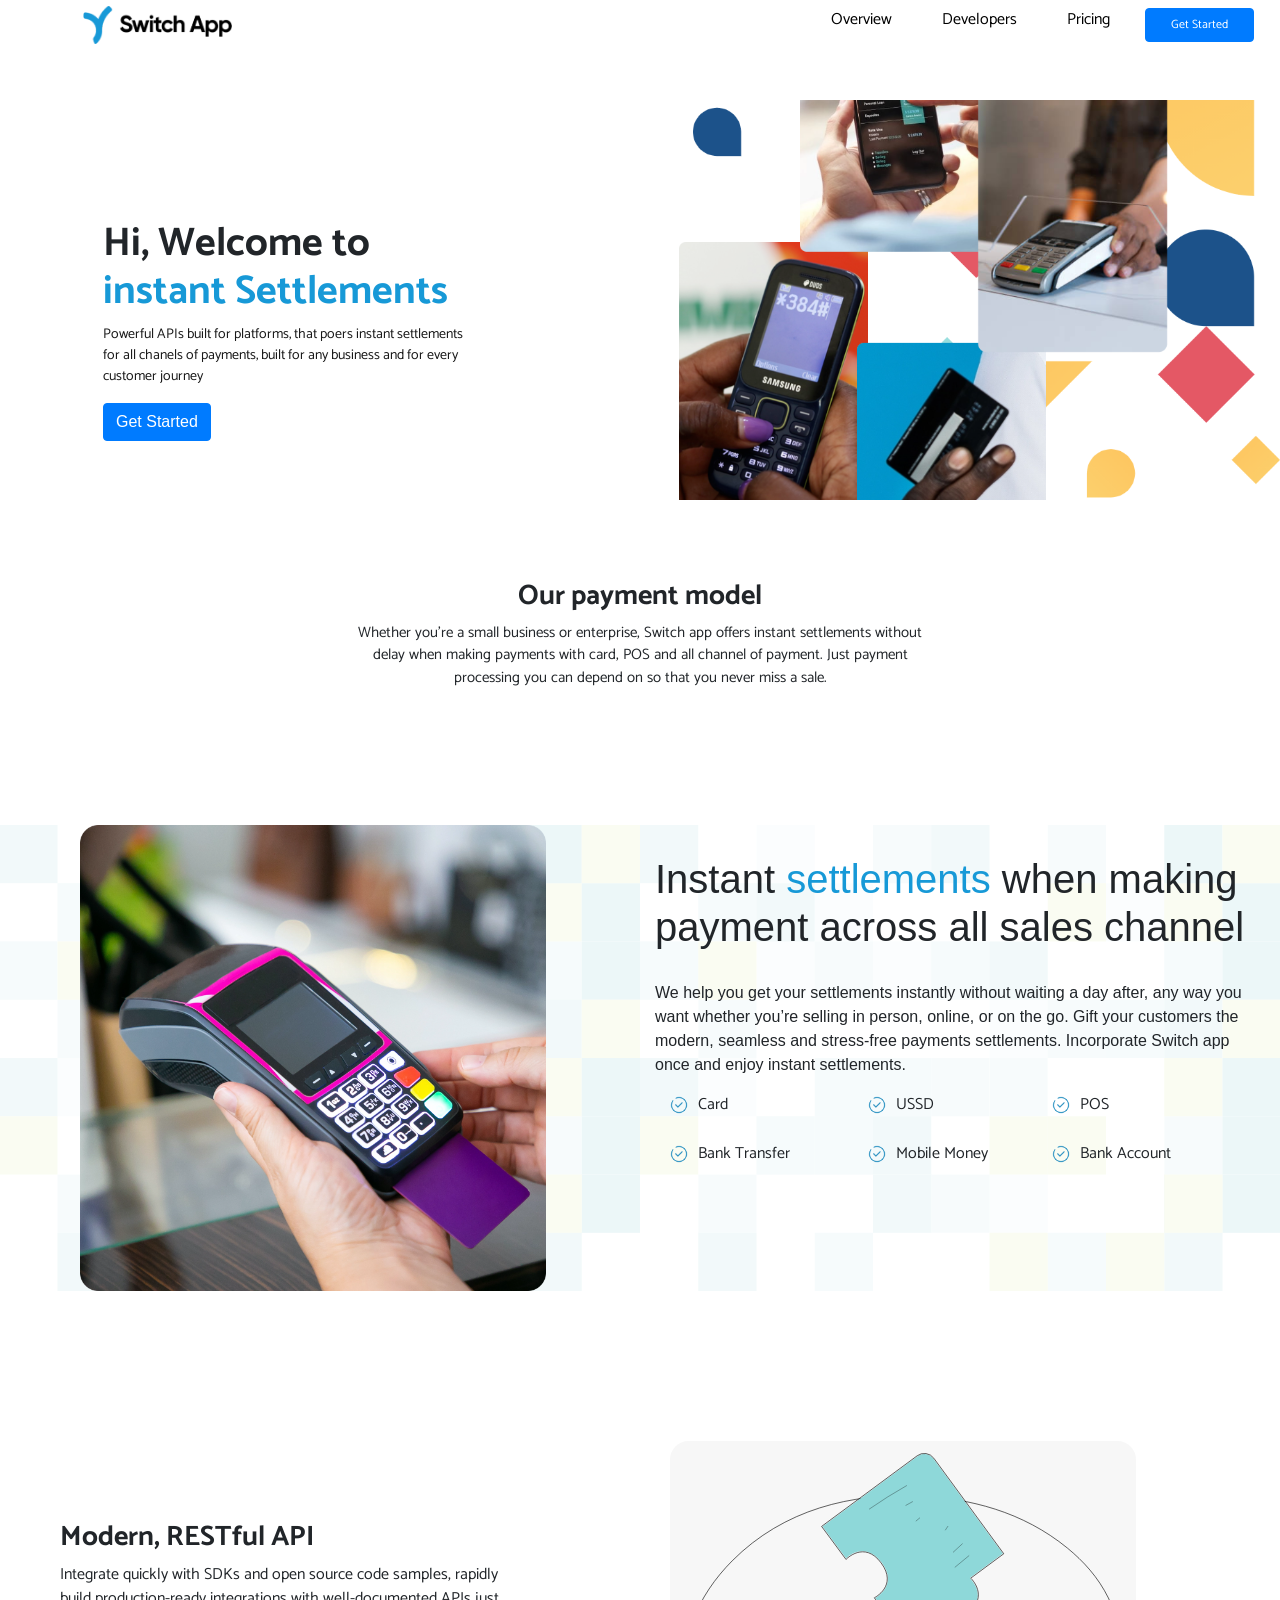
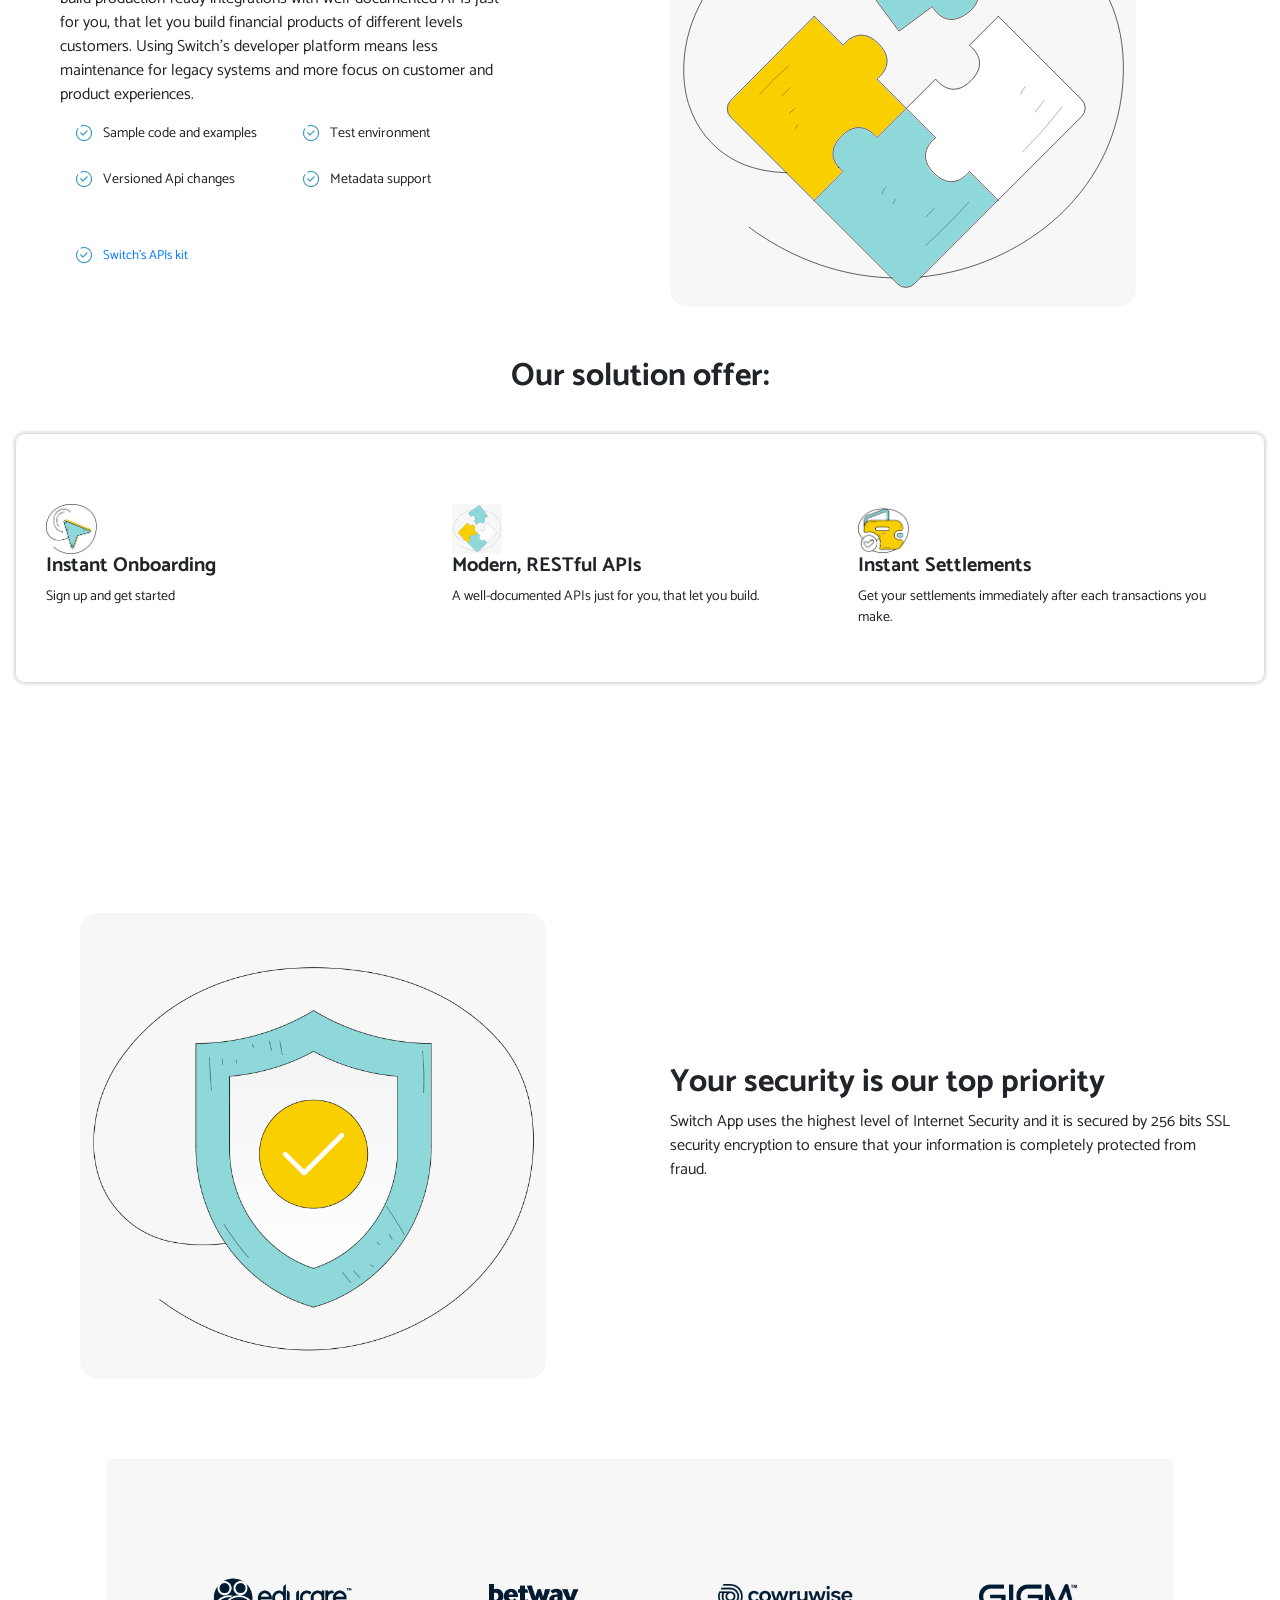
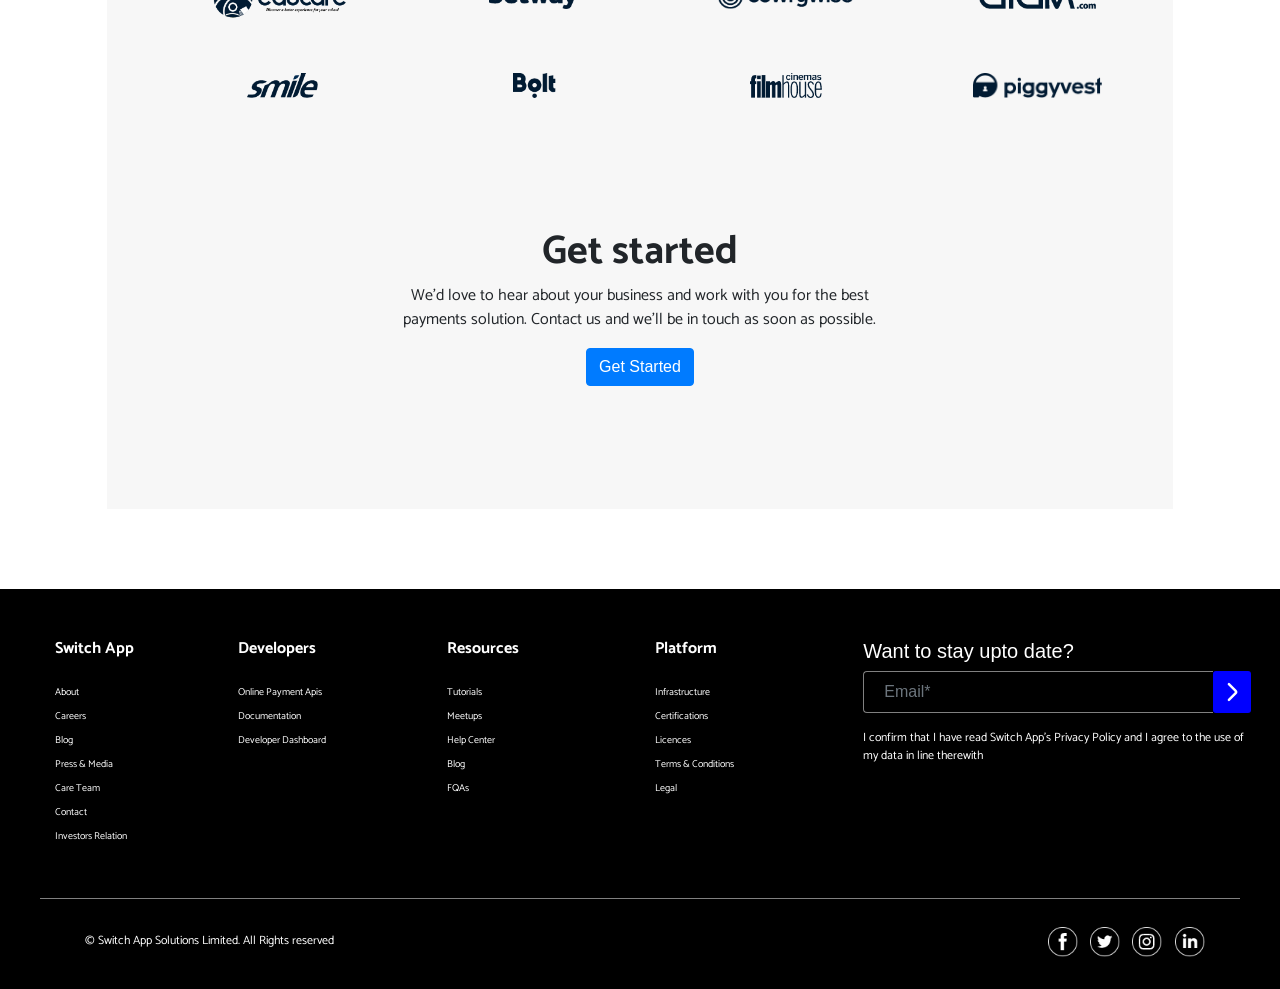
<file: index.html>
<!DOCTYPE html>
<html lang="en" >



<head>
    <title>
Switch App    </title>
    <link href="Assets/css/bootstrap.min.css" rel="stylesheet">
    <link rel="preconnect" href="https://fonts.googleapis.com">
    <link rel="preconnect" href="https://fonts.gstatic.com" crossorigin>
    <link href="https://fonts.googleapis.com/css2?family=Catamaran:wght@300;500&family=Poppins:wght@500;600&display=swap" rel="stylesheet">

    <link href="Assets/icofont/icofont.min.css" rel="stylesheet">

    <link href="Assets/css/switch.css" rel="stylesheet" type="text/css">
    <!-- <link href="Assets/css/radialMenu.min.css" rel="stylesheet"> -->
    <link rel="stylesheet" href="Assets/css/animate.css">


    <meta charset="UTF-8">
    <meta name="description" content="Our vibrant school community is committed to preparing students for the future they choose.,
    Baskel Road, Off Port harcourt /Aba Expressway, After eleme junction Port Harcourt (boarding).,
    Opposite NTA, Off NTA-Chuba Road, Port Harcourt(day), https://bloombreedschools.org/index.html">
    <meta name="keywords" content="">
    <meta name="author" content="Educare">
    <meta name="viewport" content="width=device-width, initial-scale=1">
    <link rel="icon" type="image/x-icon" href="Assets/img/favicon.png">

    <link rel="preconnect" href="https://fonts.googleapis.com">
<link rel="preconnect" href="https://fonts.gstatic.com" crossorigin>
<link href="https://fonts.googleapis.com/css2?family=Poppins:wght@500;600&display=swap" rel="stylesheet">

    <link rel="stylesheet" href="Assets/css/bootstrap.min.css">


<style>



    </style>

</head>






<body>
    <div class="container-fluid">
        <div class="row" w3-include-html="Navbar.html"></div>
<div class="row">
<div class="col-md-12" style="padding-left:88px !important;" id="welcome">
<div class="col-md-4">
    <h1>Hi, Welcome to <br><span style="color:#1799D7">instant Settlements</span></h1>
    <p>Powerful APIs built for platforms, that poers instant settlements for all
        chanels of payments, built for any business and for every customer journey</p>

        <button class="dropbtn btn btn-primary" style="margin-bottom:80px">Get Started</button>


</div>
</div>
</div>



<div class="row" id="pay">
<div class="col-md-12" style="display:flex">
<div class="col-md-3">&nbsp;</div>
<div class="col-md-6" id="payment">
    <h3>Our payment model </h3>
    <p>
        Whether you’re a small business or enterprise, Switch app offers instant settlements
        without delay when making payments with card, POS and all channel of
         payment. Just payment processing you can depend on so that you never miss a sale.
        </p>
</div>


</div>
</div>


<div class="row">
<div class="col-md-12" style="display:flex; margin-top:120px" id="pos">
    <div class="col-md-6">
<div class="col-md-10"><img src="Assets/img/pos.png" width="100%" style="margin-left:35px"></div></div>
<div class="col-md-6" style="margin-top:30px; margin-right:90px">
<h1> Instant<span style="color:#1799D7"> settlements</span> when making payment across all sales channel</h2>
<p style="margin-top:30px;" > We help you get your settlements instantly without waiting a day after,
    any way you want whether you’re selling in person, online, or on the go. Gift
     your customers the modern, seamless and stress-free payments settlements.
      Incorporate Switch app once and enjoy instant settlements.
   </p>

<div style="display:flex;">
   <ul class="list-unstyled col-md-4">
       <li><img src="Assets/img/tick.png" height="18px" style="margin-right:10px">Card</li>
       <li style="margin-top:25px"><img src="Assets/img/tick.png" height="18px" style="margin-right:10px">Bank Transfer</li>

   </ul>
   <ul class="list-unstyled col-md-4">
    <li><img src="Assets/img/tick.png" height="18px" style="margin-right:10px">USSD</li>
    <li style="margin-top:25px"><img src="Assets/img/tick.png" height="18px" style="margin-right:10px">Mobile Money</li>

</ul>
<ul class="list-unstyled">
    <li><img src="Assets/img/tick.png" height="18px" style="margin-right:10px">POS</li>
    <li style="margin-top:25px"><img src="Assets/img/tick.png" height="18px" style="margin-right:10px">Bank Account</li>

</ul>

   </div>



</div>
</div>
</div>

<div class="row" id="dev">
    <div class="col-md-12" style="display:flex; margin-top:150px">
<div class="col-md-6" style="padding-left:30px">
<div class="col-md-10"  >
    <h3 style="margin-top:80px; font-family: 'Catamaran', sans-serif;
font-weight:bold    ">   Modern, RESTful API </h3>

    <p style="font-family: 'Catamaran', sans-serif;
    ">Integrate quickly with SDKs and open source code samples,
        rapidly build production-ready integrations with well-documented
         APIs just for you, that let you build financial products of different
         levels
         customers. Using Switch’s developer platform means less maintenance for
         legacy systems and more focus on customer and product experiences.
     </p>

     <div style="display:flex;">
        <ul class="list-unstyled col-md-6" style="font-size:14px">
            <li><img src="Assets/img/tick.png" height="18px" style="margin-right:10px">Sample code and examples</li>
            <li style="margin-top:25px"><img src="Assets/img/tick.png" height="18px" style="margin-right:10px">Versioned Api changes</li>

        </ul>
        <ul class="list-unstyled col-md-6" style="font-size:14px">
         <li><img src="Assets/img/tick.png" height="18px" style="margin-right:10px">Test environment</li>
         <li style="margin-top:25px"><img src="Assets/img/tick.png" height="18px" style="margin-right:10px">Metadata support</li>

     </ul>


        </div>
        <ul class="list-unstyled col-md-6" style="font-size:13px; margin-top:40px">
            <li><img src="Assets/img/tick.png" height="18px" style="margin-right:10px" class="switch"><a href="#" class="switch">Switch’s APIs kit</a></li>

        </ul>
</div>
</div>

<div class="col-md-6" >
    <div class="col-md-10">
    <img src="Assets/img/bluewhite4.svg" width="100%"></div>




</div>
    </div>
</div>



<div class="row">

<div class="col-md-12">
<h2 style="text-align:center; margin-top:50px; font-family: 'Catamaran', sans-serif;
font-weight:bold">    Our solution offer:</h2>
</div>


</div>


<div class="row">
<div class="col-md-12" style="display:flex">
<div class="col-md-12" style="display:flex" id="offers">
<div class="col-md-4">
<img src="Assets/img/arrow.png" >
<h5>    Instant Onboarding</h5>
<p>Sign up and get started</p>
</div>

<div class="col-md-4">
    <img src="Assets/img/bluewhite.png" >
    <h5>      Modern, RESTful APIs
    </h5>
    <p>    A well-documented APIs just for you, that let you build.
    </p>
    </div>

    <div class="col-md-4">
        <img src="Assets/img/wallet.png" >
        <h5>     Instant Settlements
        </h5>
        <p>    Get your settlements immediately after each transactions you make.
        </p>
        </div>




</div>
</div>
</div>





<div class="row">
    <div class="col-md-12" style="display:flex; margin-top:150px">


        <div class="col-md-6" >
            <div class="col-md-10">
            <img src="Assets/img/bluewhite2.png" width="100%" style="margin-left:35px"></div>
        
        
        
        
        </div>


<div class="col-md-6">
<div class="col-md-12"  >
    <h2 style="margin-top:150px;   font-family: 'Catamaran', sans-serif !important;
font-weight:bold    ">     Your security is our top priority
    </h2>

    <p style="  font-family: 'Catamaran', sans-serif !important;
    ">Switch App uses the highest level of Internet Security and it is secured by
        256 bits SSL security encryption to ensure that your information is completely
        protected from fraud.
     </p>


</div>
</div>


    </div>
</div>



<div class="row"   style="display:flex">
<div class="col-md-1"> &nbsp;</div>
    <div class="col-md-10" id="icons">
<div class="col-md-12" style="display :flex">

<div class="col-md-3" style="margin-top:-16px">
    <img src="Assets/img/logo.png" style="height:60px !important; ">
</div>

<div class="col-md-3">
    <img src="Assets/img/betway-plain.png" >
</div>


<div class="col-md-3">
    <img src="Assets/img/cowrywise.png" >
</div>

<div class="col-md-3">
    <img src="Assets/img/gigm.png" >
</div>




</div>

<div class="col-md-12" style="display :flex">

    <div class="col-md-3">
        <img src="Assets/img/smile.png" >
    </div>
    
    <div class="col-md-3">
        <img src="Assets/img/bolt.png" >
    </div>
    
    
    <div class="col-md-3">
        <img src="Assets/img/film.png" >
    </div>
    
    <div class="col-md-3">
        <img src="Assets/img/piggy.png">
    </div>
    
    
    
    
    </div>


<div class="col-md-12" style="display:flex; text-align:center; margin-top:70px; ">
    <div class="col-md-3">&nbsp;</div>

    <div class="col-md-6">
        <h1 style="font-family: 'Catamaran', sans-serif !important; font-weight:bold; margin-top:60px">     Get started </h1>
<p style="font-family: 'Catamaran', sans-serif !important;"> We’d love to hear about your business and work with you for the best payments
    solution. Contact us and we’ll be in touch as soon as possible.</p>
    <button class="dropbtn btn btn-primary" style="margin-bottom:40px">Get Started</button>


    </div>
</div>

</div>
</div>




<footer    width="100%" w3-include-html="footer.html" >

</footer>


        </div>











<script src="Assets/js/jquery-3-5.min.js"></script>
    <script src="Assets/js/popper.min.js"></script>
    <script src="Assets/js/bootstrap.min.js"></script>
    <script src="Assets/js/smtp.js"></script>
    <script src="Assets/js/jquery2.min.js"></script>





<script src="Assets/js/custom.js"></script>

    </body>



        </html>
</file>
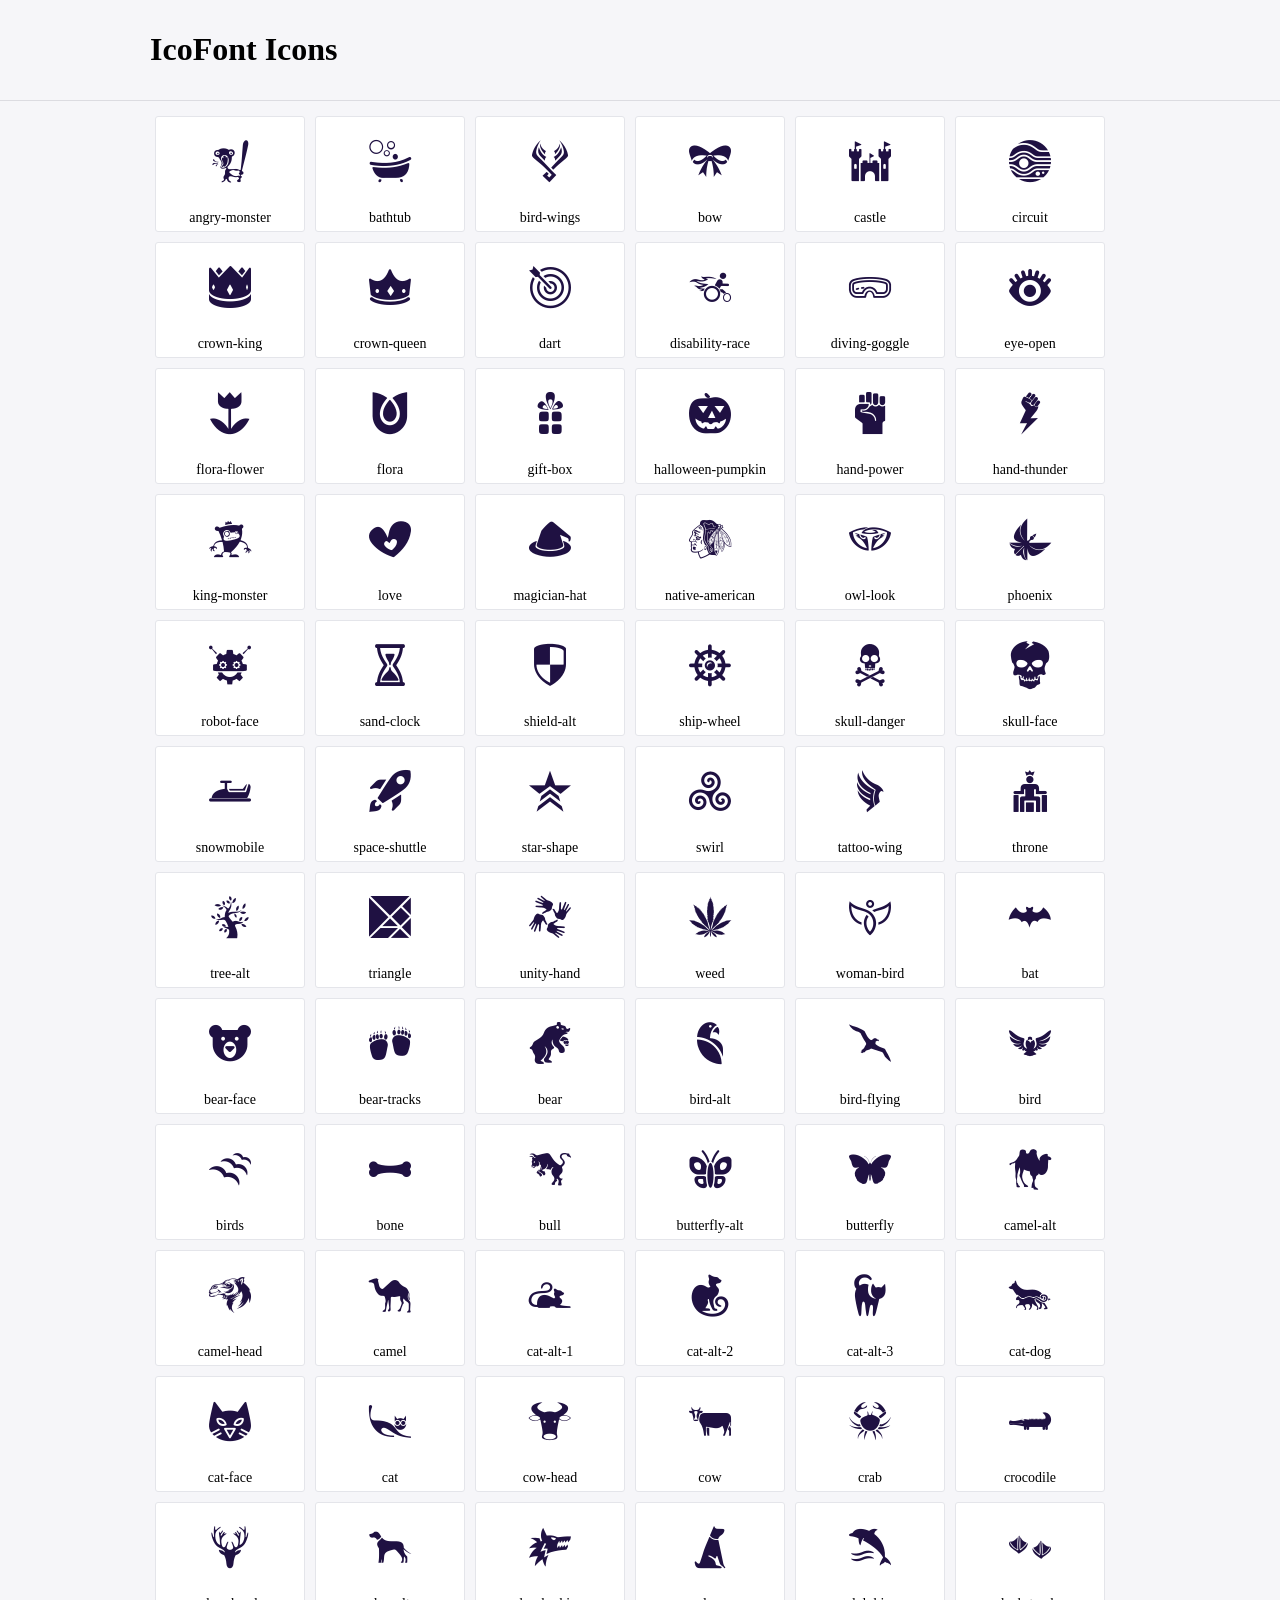
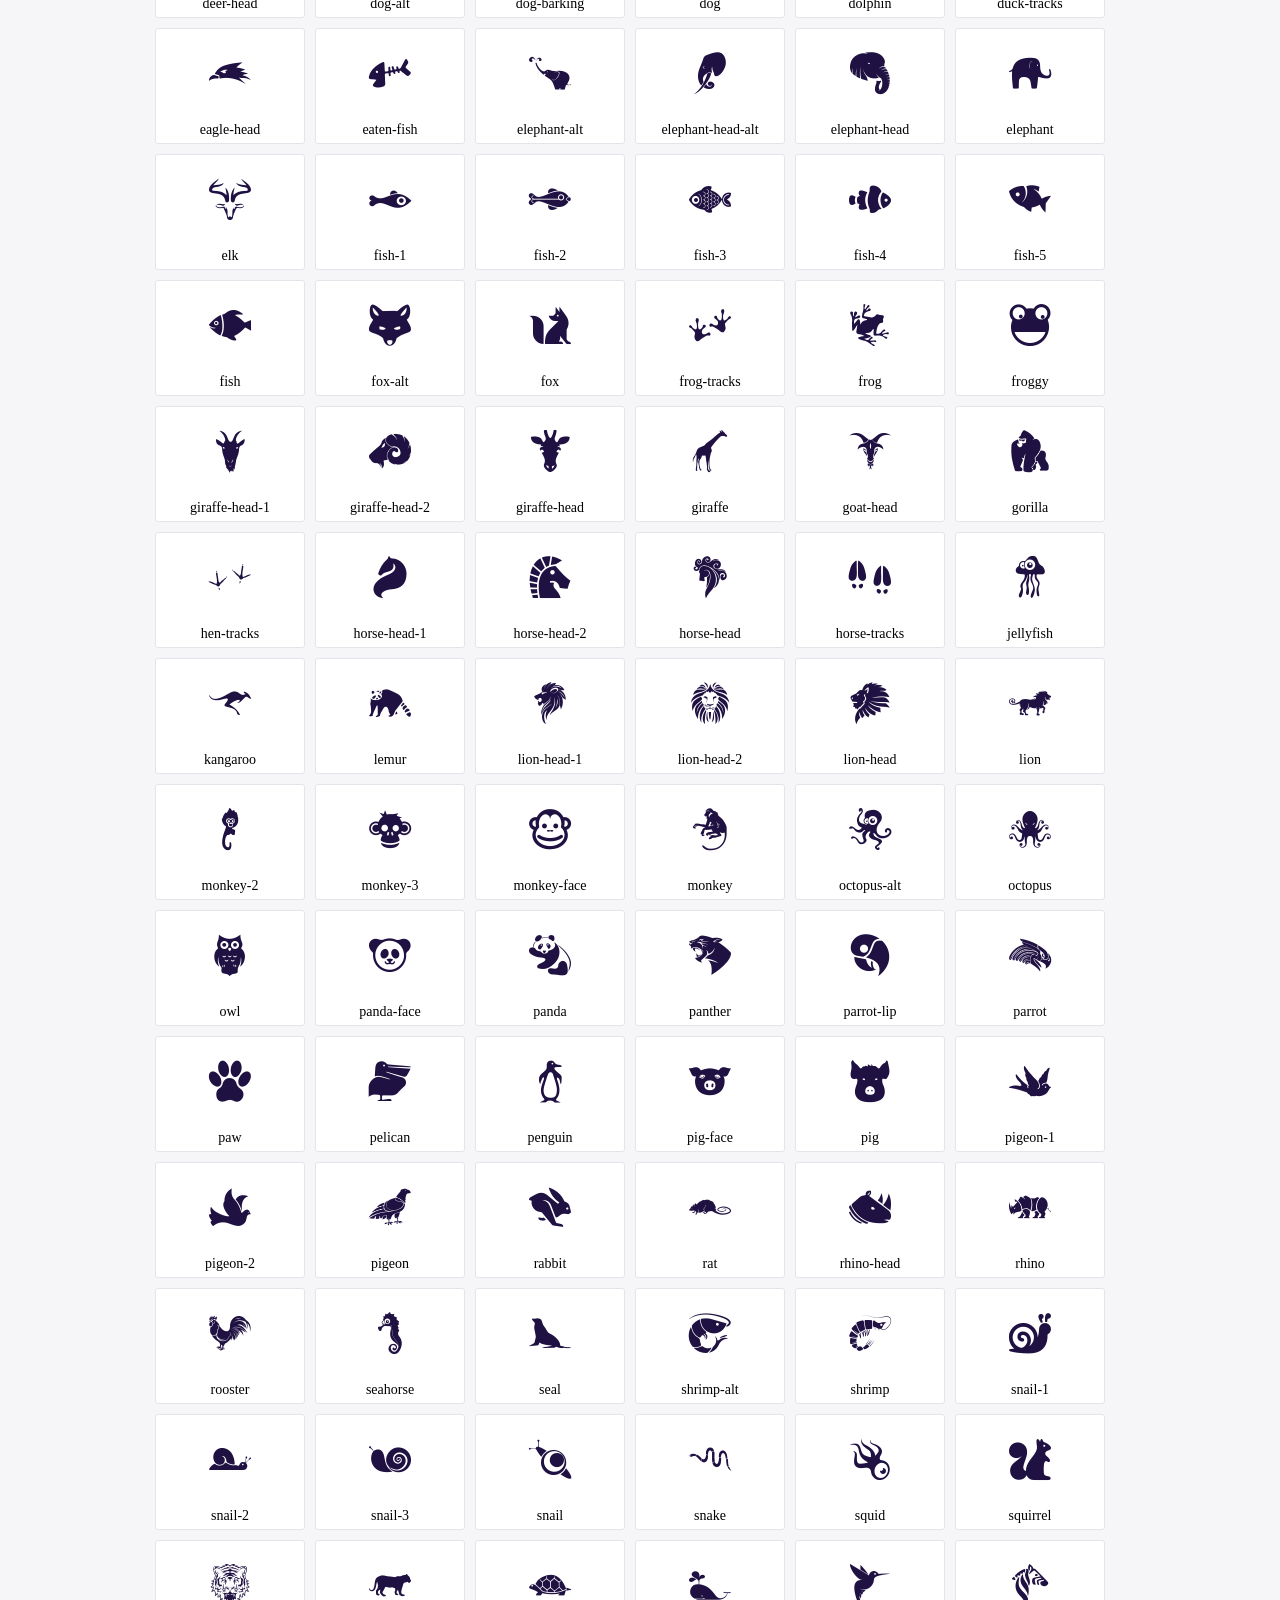
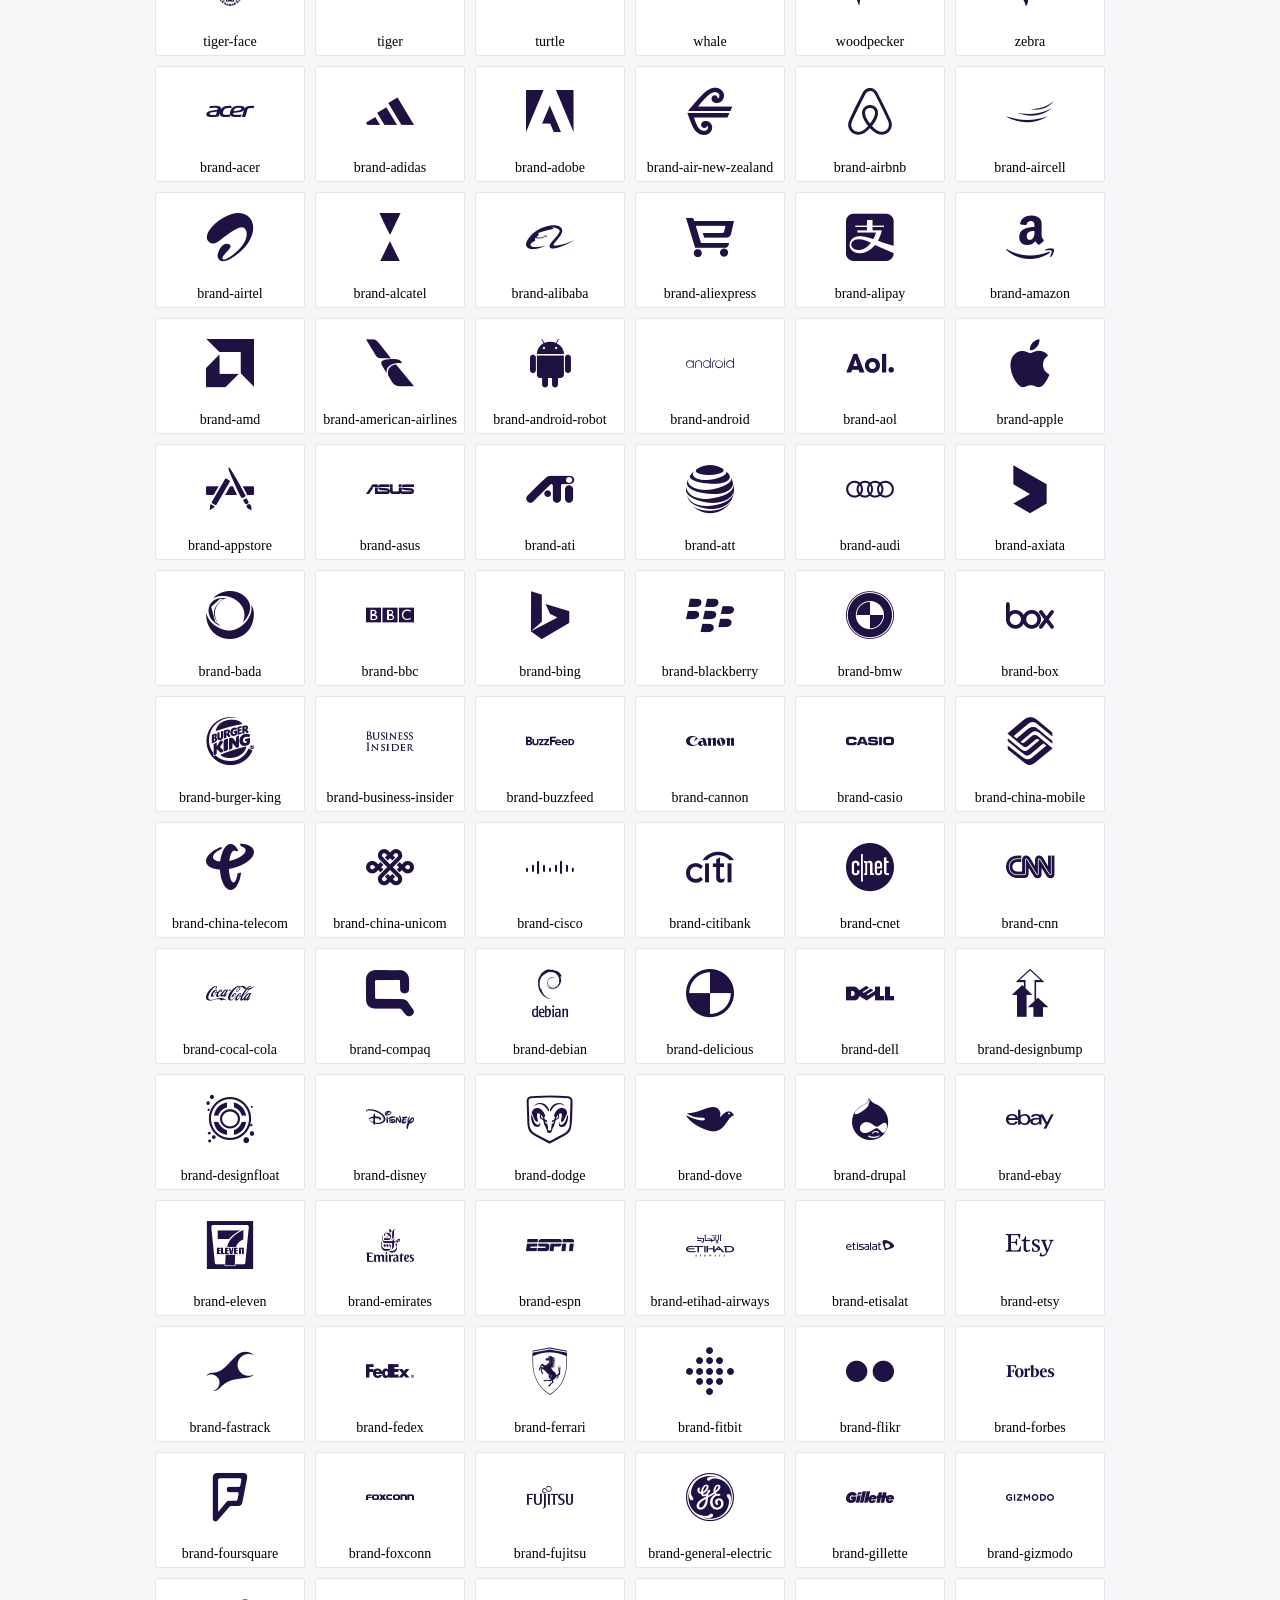
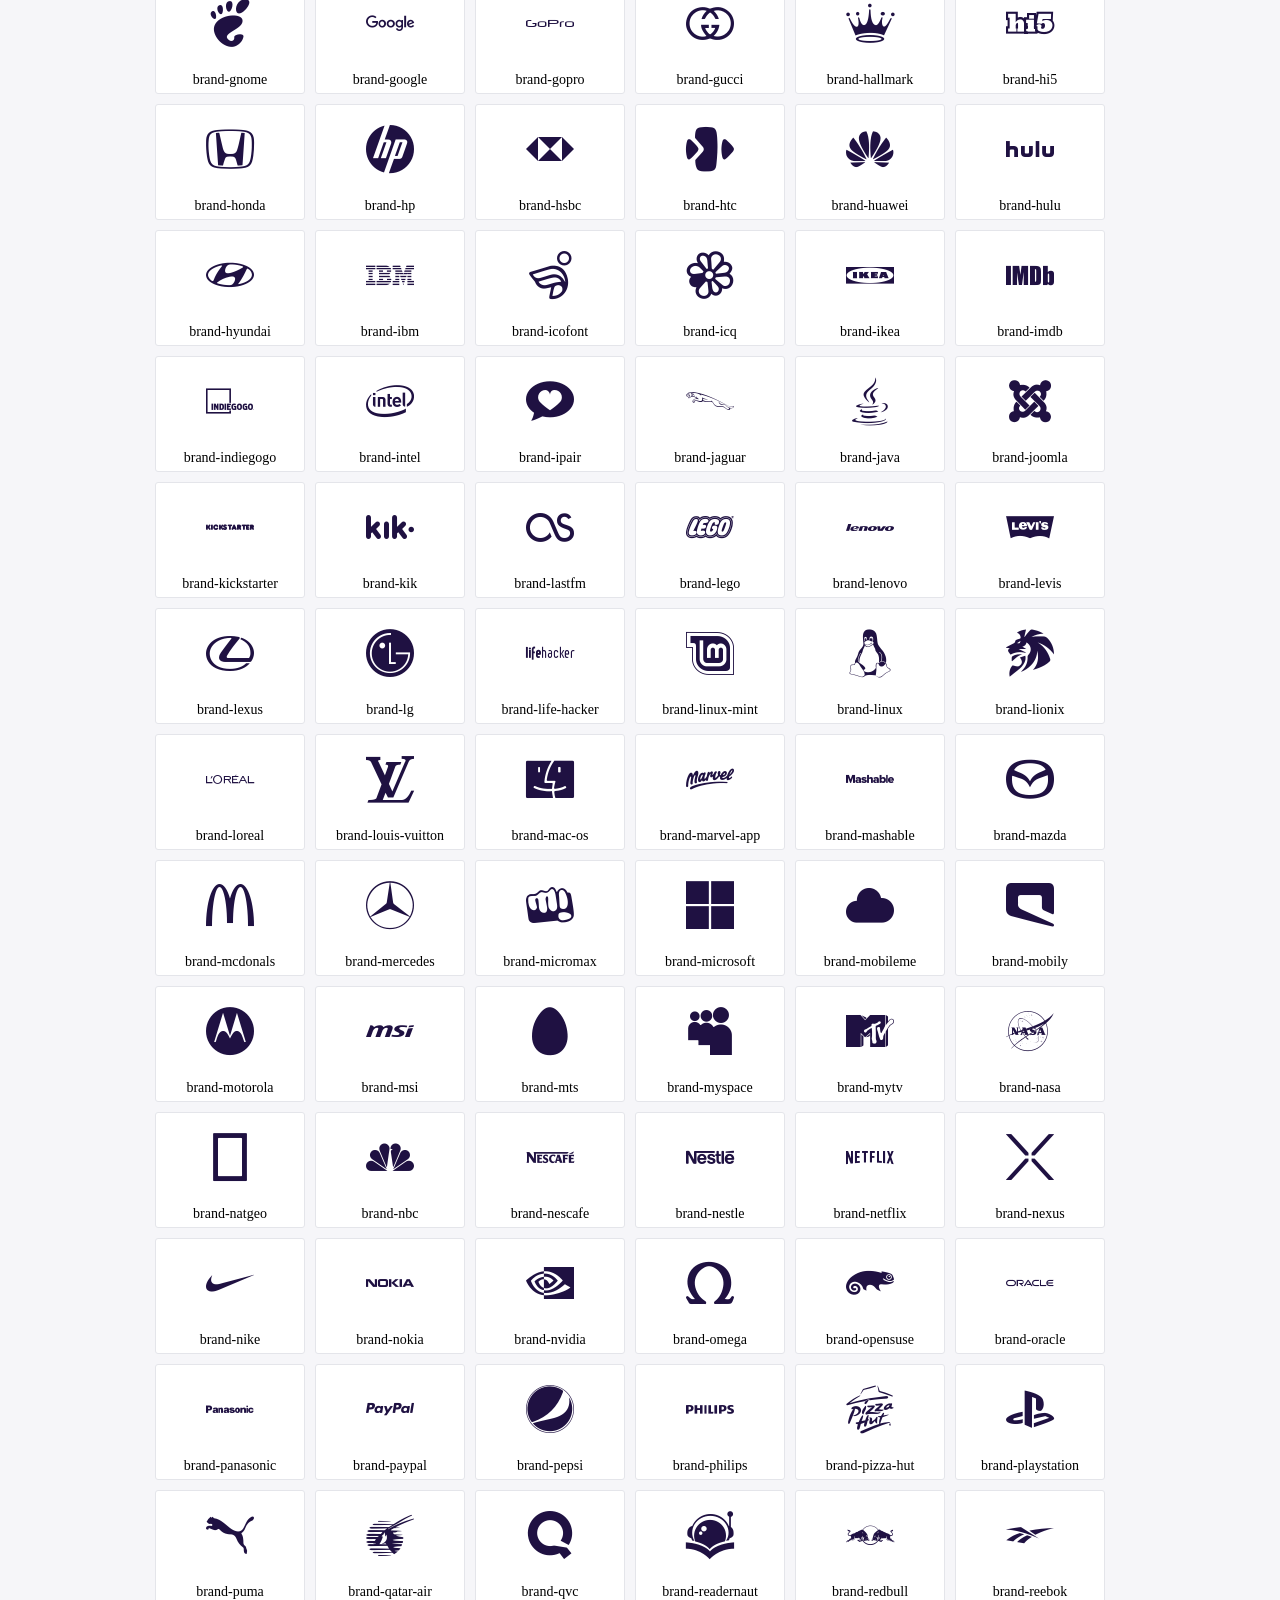
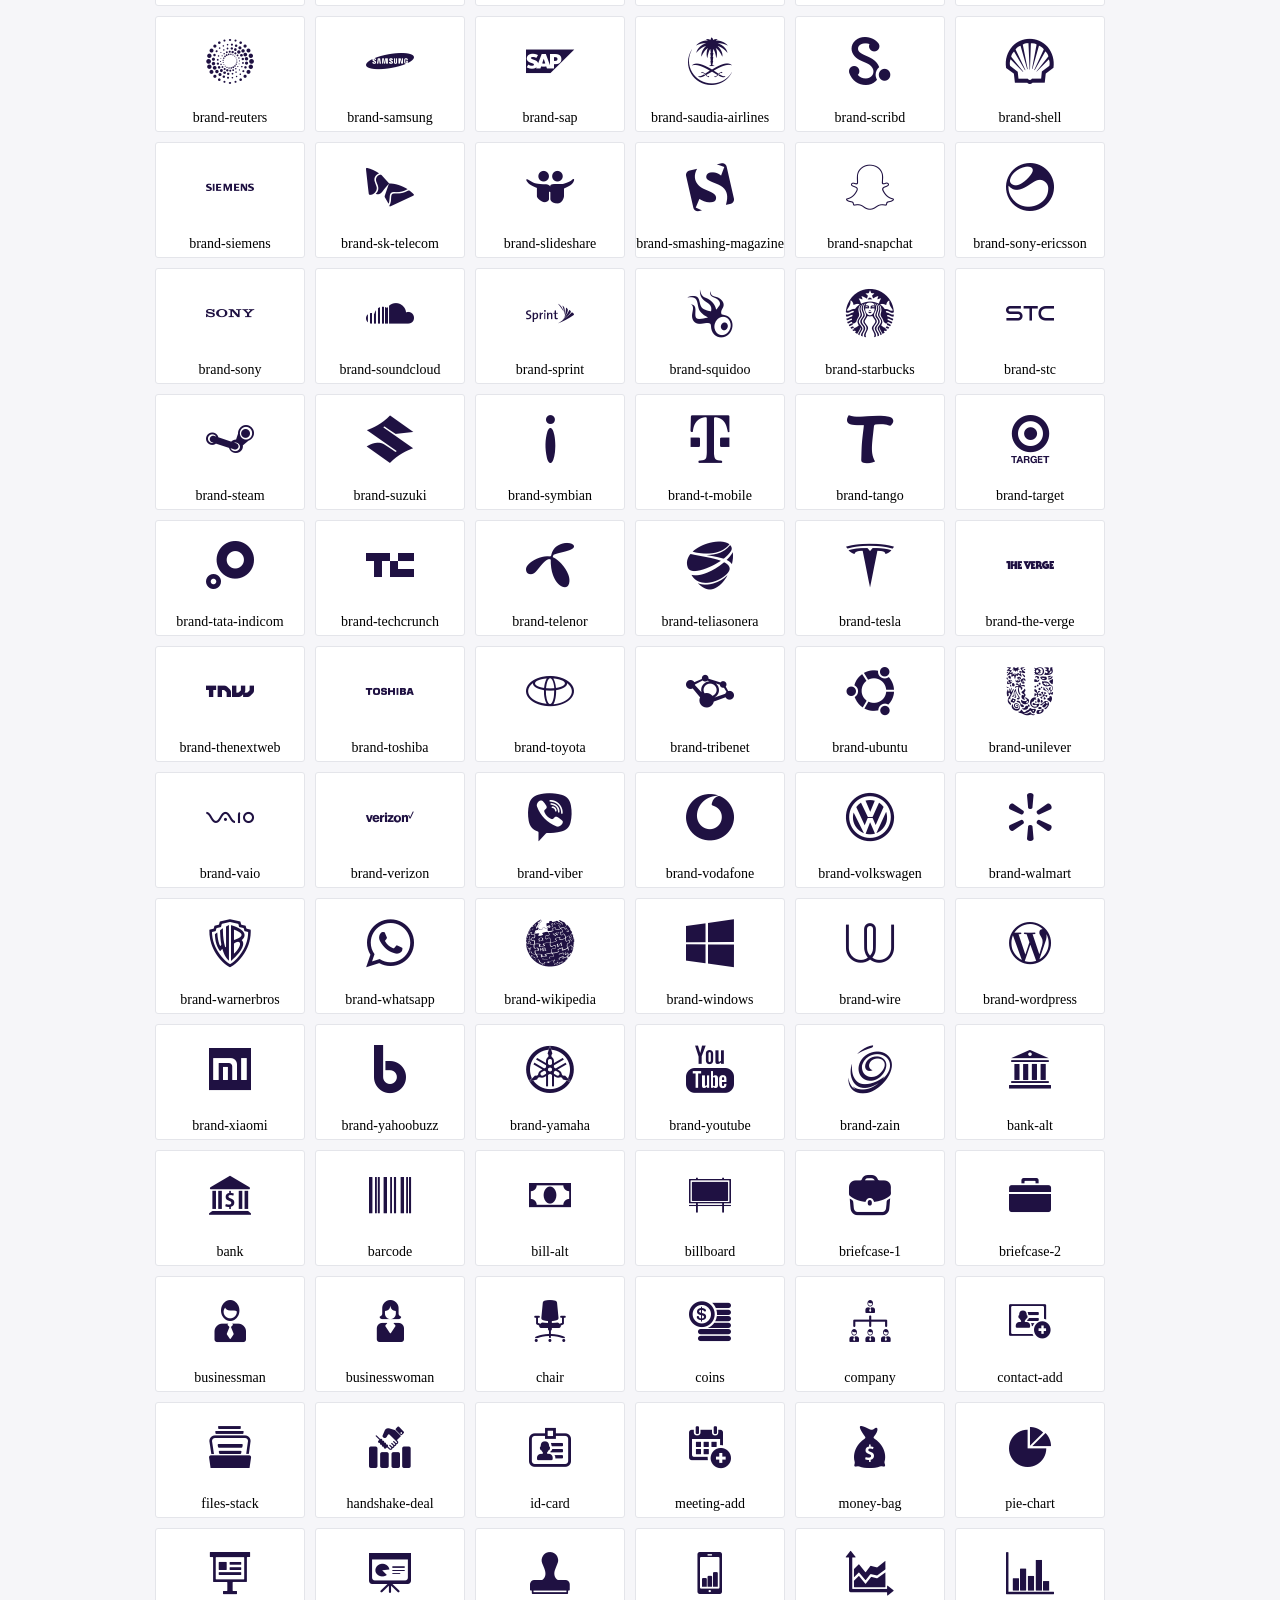
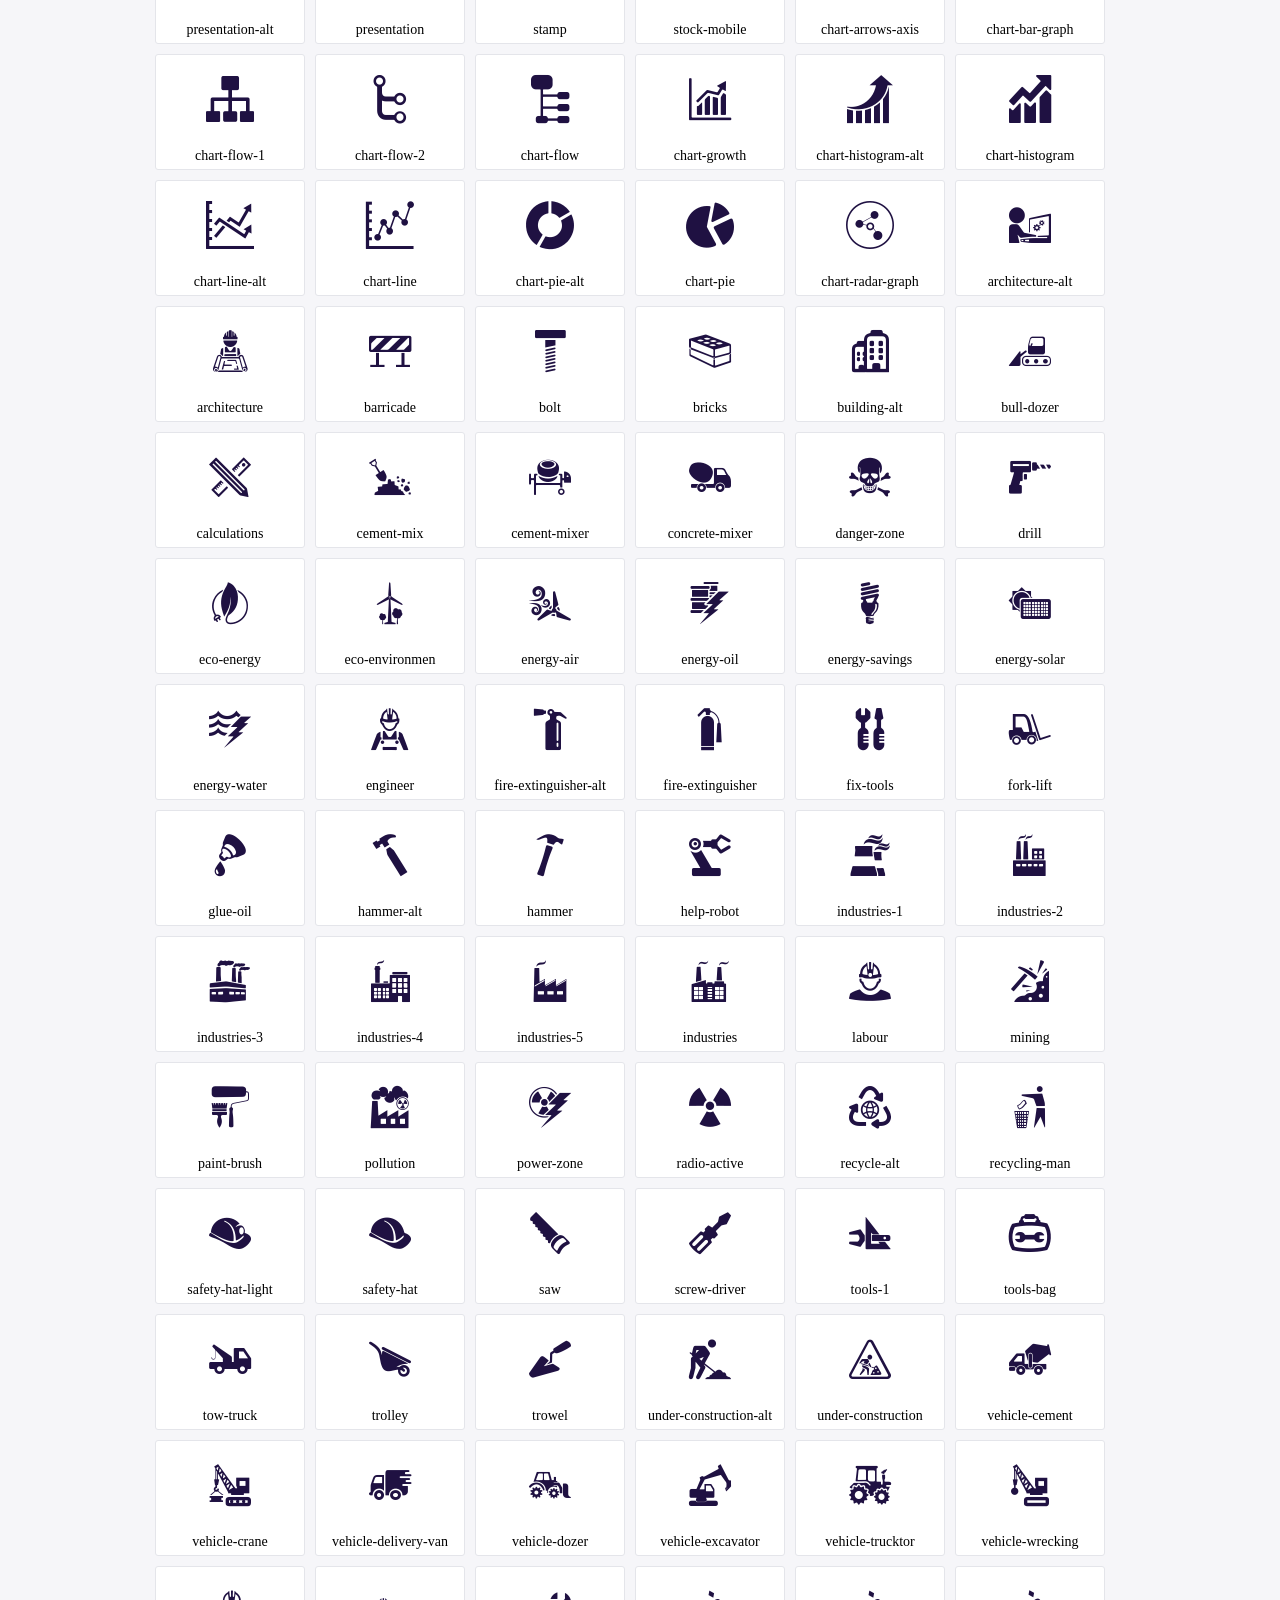
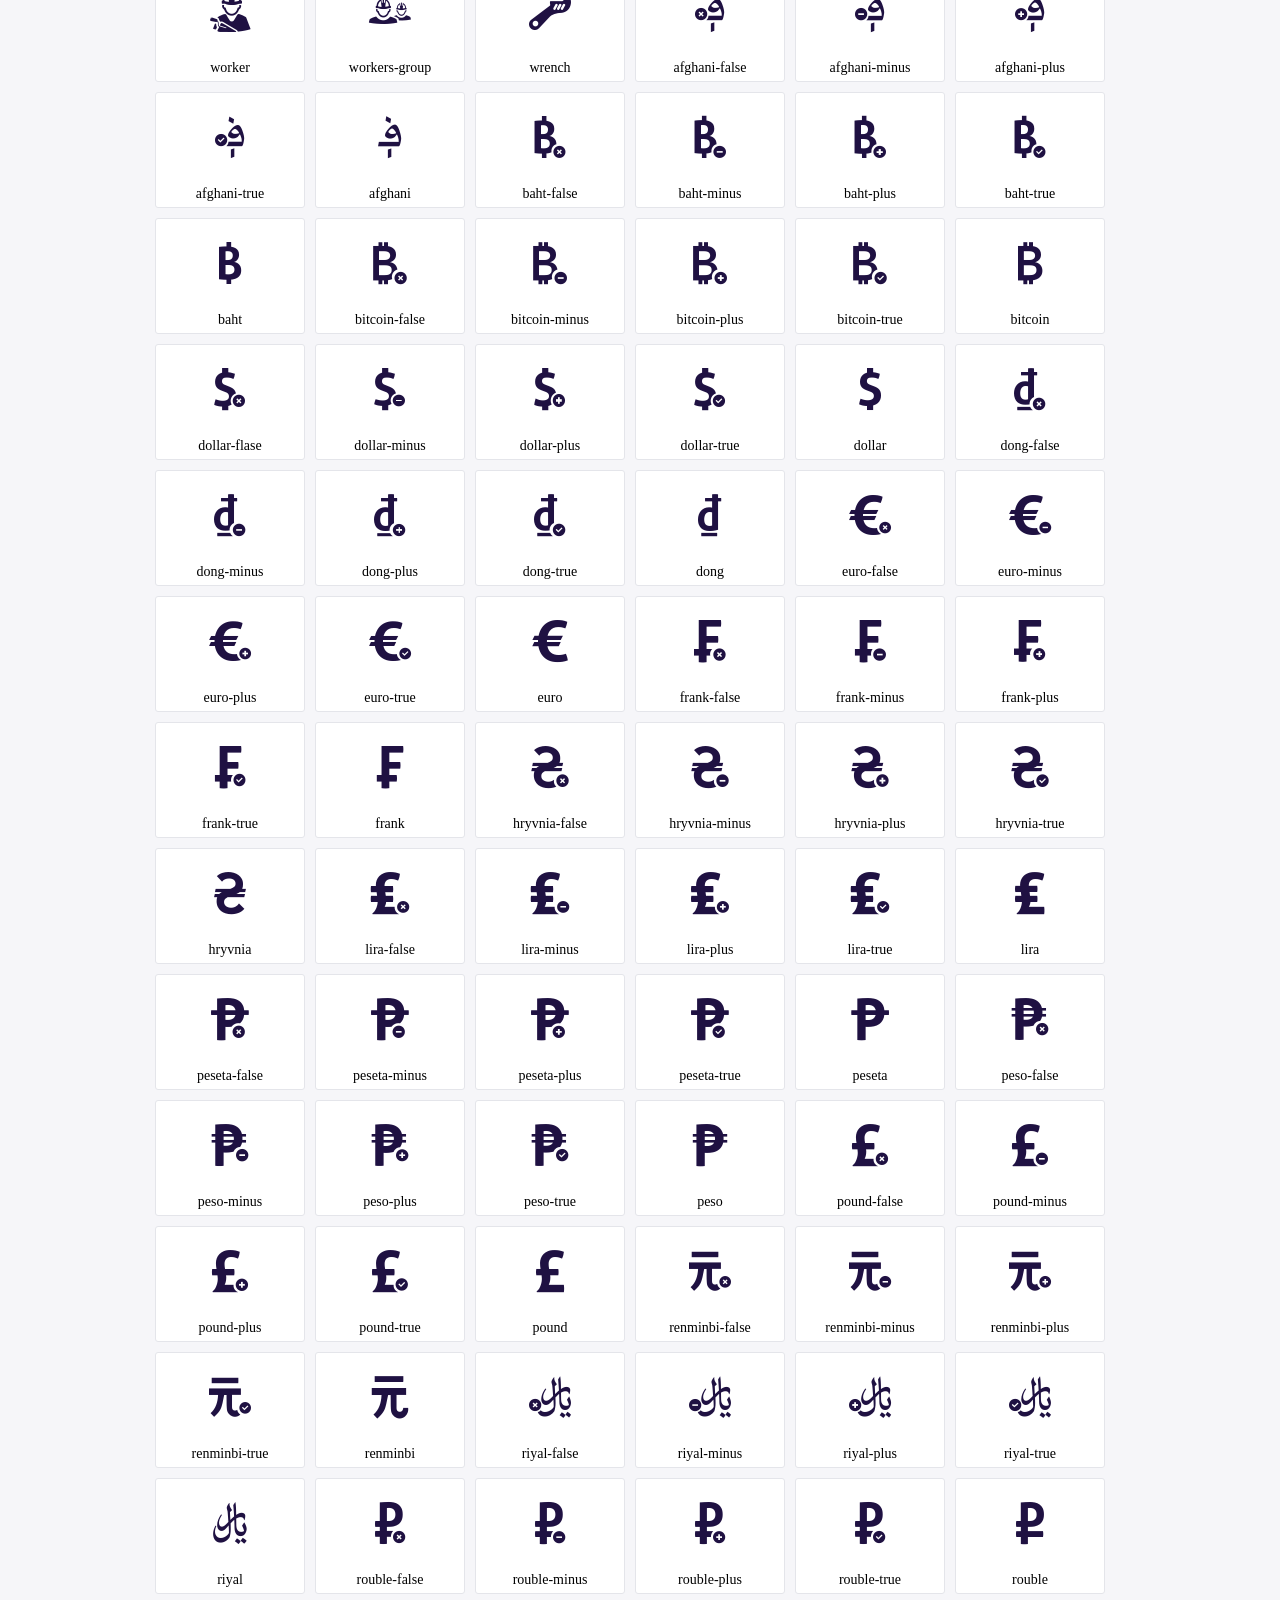
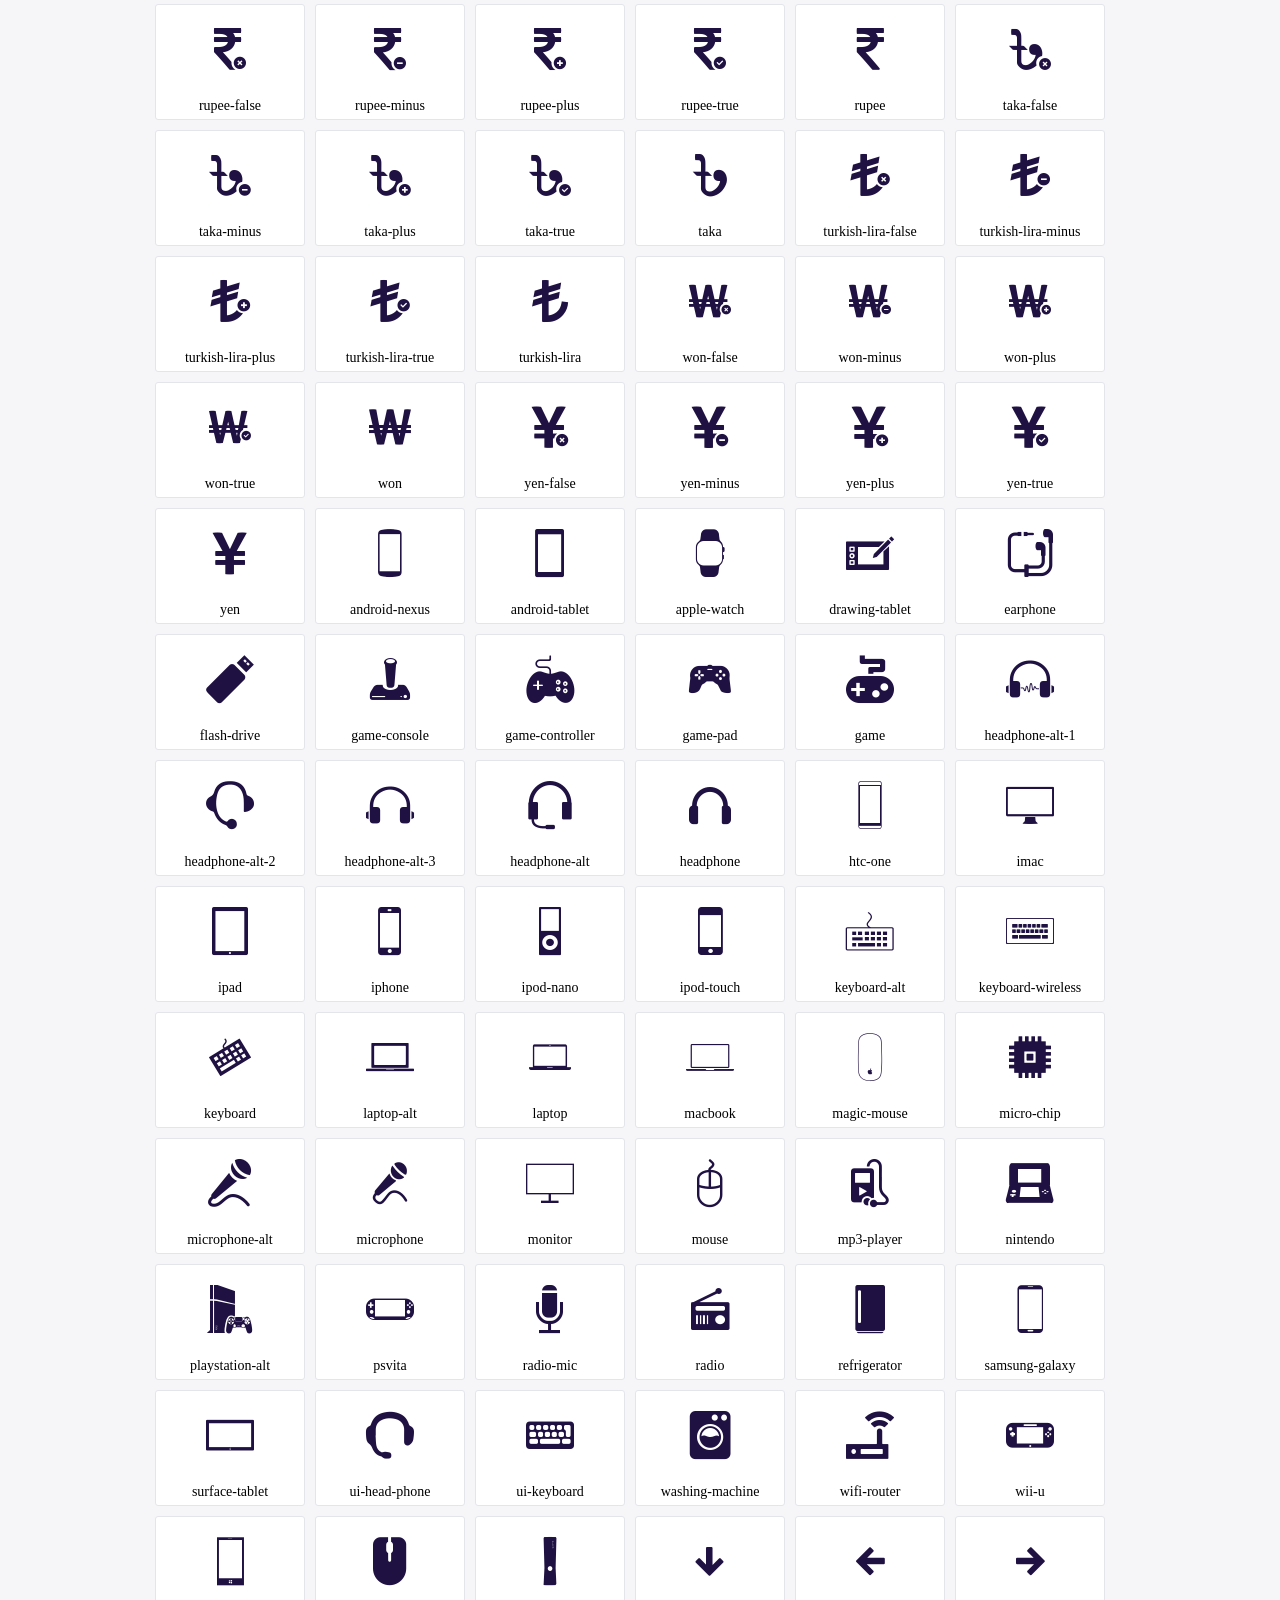
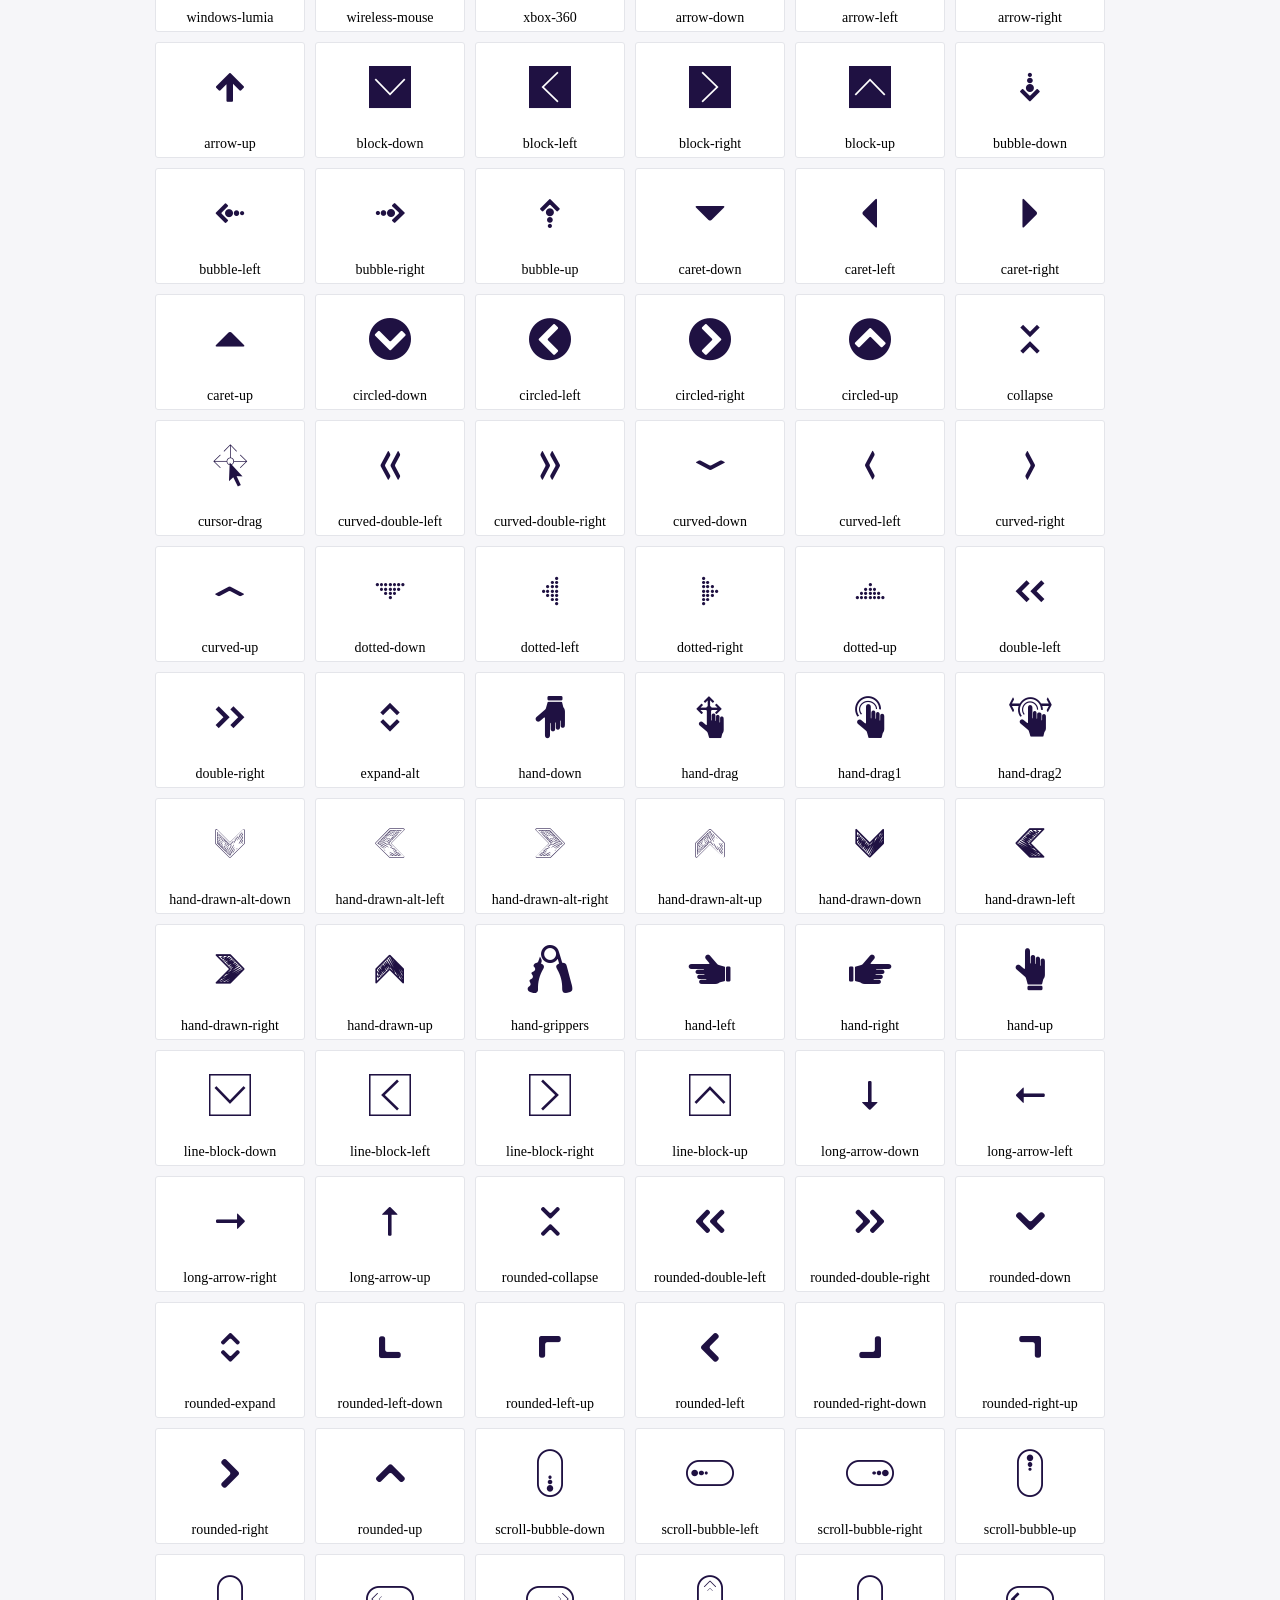
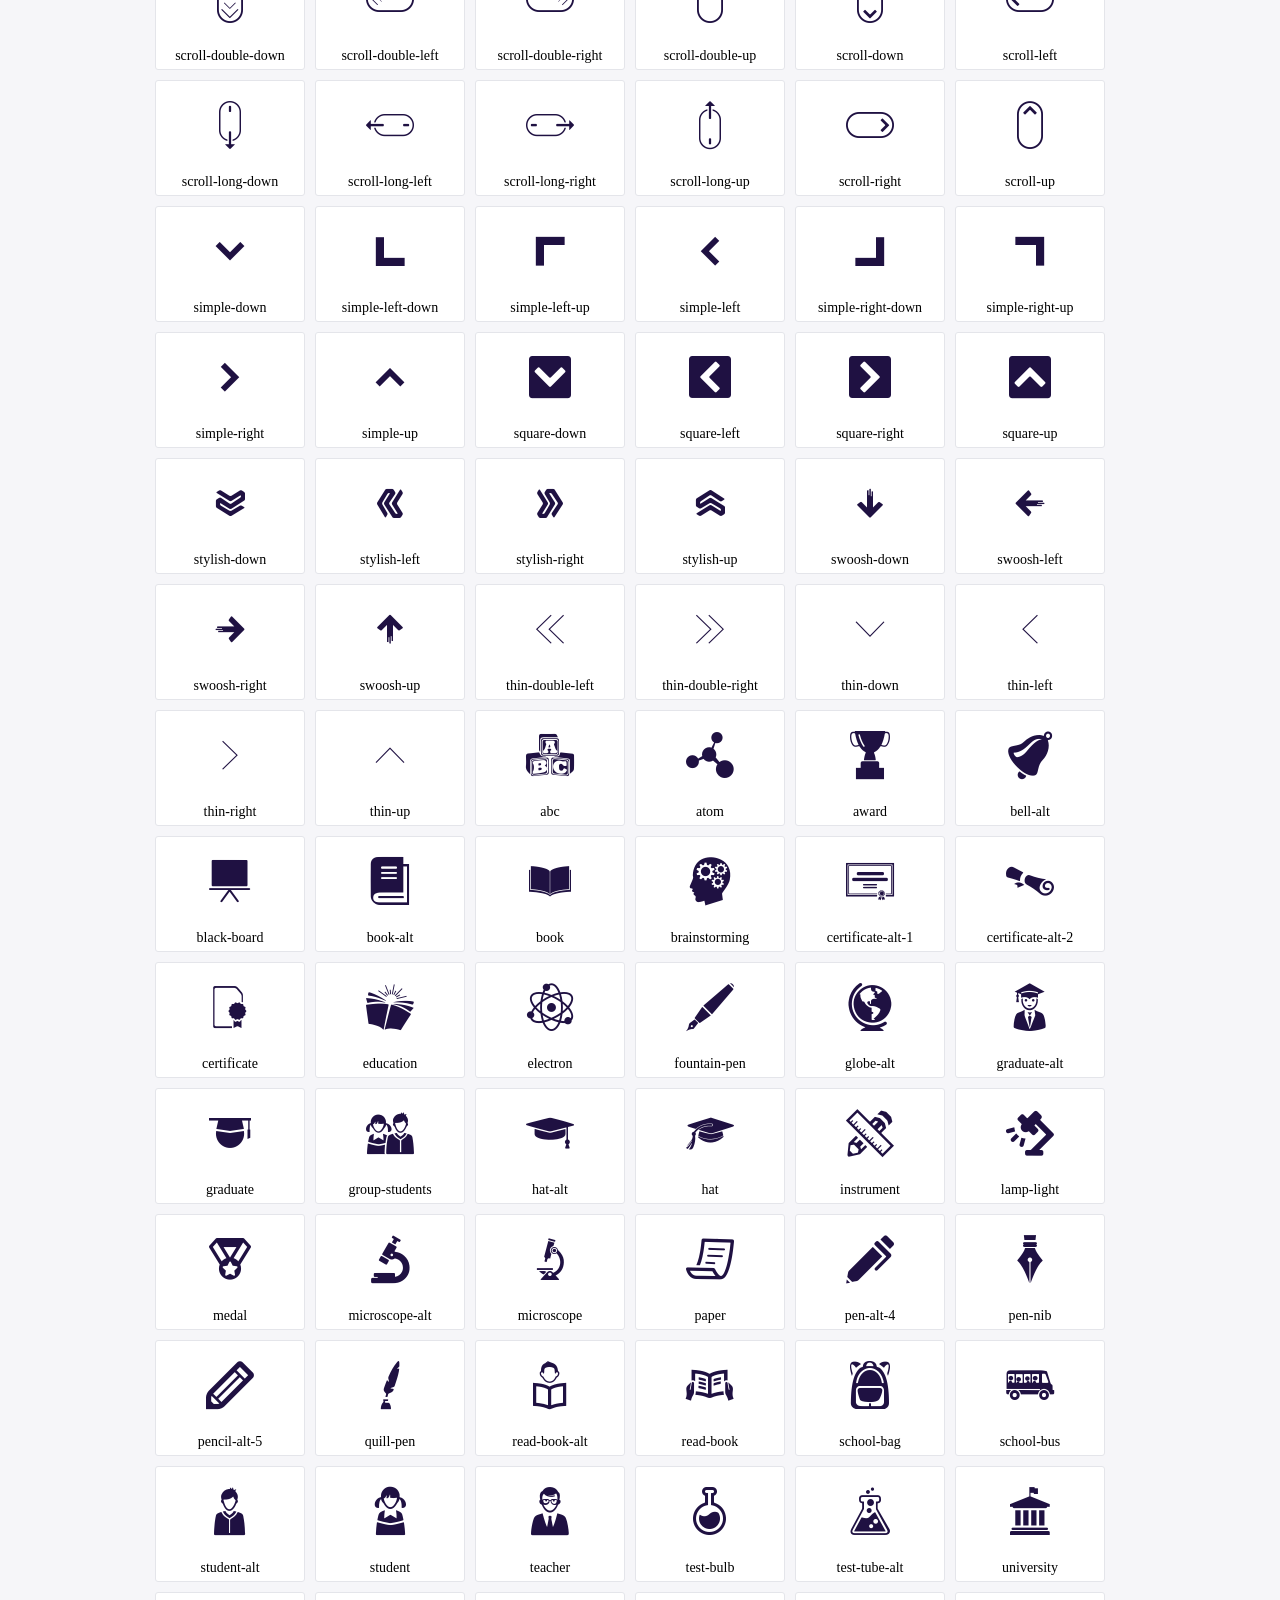
<file: Assets/icofont/demo.html>
<!DOCTYPE html>
	<html>
	<head>
		<meta charset="utf-8">
		<title>Examples | IcoFont</title>
		<link rel="stylesheet" type="text/css" href="./icofont.min.css">
		<style type="text/css">
			body {
				margin: 0;
				padding: 0;
				background: #F6F6F9;
			}
			.header {
				border-bottom: 1px solid #DCDCE1;
				padding: 10px 0;
				margin-bottom: 10px;
			}
			.container {
				width: 980px;
				margin: 0 auto;
			}
			.ico-title {
				font-size: 2em;
			}
			.iconlist {
				margin: 0;
				padding: 0;
				list-style: none;
				text-align: center;
				width: 100%;
				display: flex;
				flex-wrap: wrap;
				flex-direction: row;
			}
			.iconlist li {
				position: relative;
				margin: 5px;
				width: 150px;
				cursor: pointer;
			}
			.iconlist li .icon-holder {
				position: relative;
				text-align: center;
				border-radius: 3px;
				overflow: hidden;
				padding-bottom: 5px;
				background: #ffffff;
				border: 1px solid #E4E5EA;
				transition: all 0.2s linear 0s;
			}
			.iconlist li .icon-holder:hover {
				background: #00C3DA;
				color: #ffffff;
			}
			.iconlist li .icon-holder:hover .icon i {
				color: #ffffff;
			}
			.iconlist li .icon-holder .icon {
				padding: 20px;
				text-align: center;
			}
			.iconlist li .icon-holder .icon i {
				font-size: 3em;
				color: #1F1142;
			}
			.iconlist li .icon-holder span {
				font-size: 14px;
				display: block;
				margin-top: 5px;
				border-radius: 3px;
			}
		</style>
	</head>
	<body>
	<div class="header">
		<div class="container">
			<h1 class="ico-title"> IcoFont Icons </h1>
		</div>
	</div>
	<div class="container">
		<ul class="iconlist">
		
		<li>
			<div class="icon-holder">
				<div class="icon"> 
					<i class="icofont-angry-monster"></i>
				</div> 
				<span> angry-monster </span>
			</div>
		</li>
		
		<li>
			<div class="icon-holder">
				<div class="icon"> 
					<i class="icofont-bathtub"></i>
				</div> 
				<span> bathtub </span>
			</div>
		</li>
		
		<li>
			<div class="icon-holder">
				<div class="icon"> 
					<i class="icofont-bird-wings"></i>
				</div> 
				<span> bird-wings </span>
			</div>
		</li>
		
		<li>
			<div class="icon-holder">
				<div class="icon"> 
					<i class="icofont-bow"></i>
				</div> 
				<span> bow </span>
			</div>
		</li>
		
		<li>
			<div class="icon-holder">
				<div class="icon"> 
					<i class="icofont-castle"></i>
				</div> 
				<span> castle </span>
			</div>
		</li>
		
		<li>
			<div class="icon-holder">
				<div class="icon"> 
					<i class="icofont-circuit"></i>
				</div> 
				<span> circuit </span>
			</div>
		</li>
		
		<li>
			<div class="icon-holder">
				<div class="icon"> 
					<i class="icofont-crown-king"></i>
				</div> 
				<span> crown-king </span>
			</div>
		</li>
		
		<li>
			<div class="icon-holder">
				<div class="icon"> 
					<i class="icofont-crown-queen"></i>
				</div> 
				<span> crown-queen </span>
			</div>
		</li>
		
		<li>
			<div class="icon-holder">
				<div class="icon"> 
					<i class="icofont-dart"></i>
				</div> 
				<span> dart </span>
			</div>
		</li>
		
		<li>
			<div class="icon-holder">
				<div class="icon"> 
					<i class="icofont-disability-race"></i>
				</div> 
				<span> disability-race </span>
			</div>
		</li>
		
		<li>
			<div class="icon-holder">
				<div class="icon"> 
					<i class="icofont-diving-goggle"></i>
				</div> 
				<span> diving-goggle </span>
			</div>
		</li>
		
		<li>
			<div class="icon-holder">
				<div class="icon"> 
					<i class="icofont-eye-open"></i>
				</div> 
				<span> eye-open </span>
			</div>
		</li>
		
		<li>
			<div class="icon-holder">
				<div class="icon"> 
					<i class="icofont-flora-flower"></i>
				</div> 
				<span> flora-flower </span>
			</div>
		</li>
		
		<li>
			<div class="icon-holder">
				<div class="icon"> 
					<i class="icofont-flora"></i>
				</div> 
				<span> flora </span>
			</div>
		</li>
		
		<li>
			<div class="icon-holder">
				<div class="icon"> 
					<i class="icofont-gift-box"></i>
				</div> 
				<span> gift-box </span>
			</div>
		</li>
		
		<li>
			<div class="icon-holder">
				<div class="icon"> 
					<i class="icofont-halloween-pumpkin"></i>
				</div> 
				<span> halloween-pumpkin </span>
			</div>
		</li>
		
		<li>
			<div class="icon-holder">
				<div class="icon"> 
					<i class="icofont-hand-power"></i>
				</div> 
				<span> hand-power </span>
			</div>
		</li>
		
		<li>
			<div class="icon-holder">
				<div class="icon"> 
					<i class="icofont-hand-thunder"></i>
				</div> 
				<span> hand-thunder </span>
			</div>
		</li>
		
		<li>
			<div class="icon-holder">
				<div class="icon"> 
					<i class="icofont-king-monster"></i>
				</div> 
				<span> king-monster </span>
			</div>
		</li>
		
		<li>
			<div class="icon-holder">
				<div class="icon"> 
					<i class="icofont-love"></i>
				</div> 
				<span> love </span>
			</div>
		</li>
		
		<li>
			<div class="icon-holder">
				<div class="icon"> 
					<i class="icofont-magician-hat"></i>
				</div> 
				<span> magician-hat </span>
			</div>
		</li>
		
		<li>
			<div class="icon-holder">
				<div class="icon"> 
					<i class="icofont-native-american"></i>
				</div> 
				<span> native-american </span>
			</div>
		</li>
		
		<li>
			<div class="icon-holder">
				<div class="icon"> 
					<i class="icofont-owl-look"></i>
				</div> 
				<span> owl-look </span>
			</div>
		</li>
		
		<li>
			<div class="icon-holder">
				<div class="icon"> 
					<i class="icofont-phoenix"></i>
				</div> 
				<span> phoenix </span>
			</div>
		</li>
		
		<li>
			<div class="icon-holder">
				<div class="icon"> 
					<i class="icofont-robot-face"></i>
				</div> 
				<span> robot-face </span>
			</div>
		</li>
		
		<li>
			<div class="icon-holder">
				<div class="icon"> 
					<i class="icofont-sand-clock"></i>
				</div> 
				<span> sand-clock </span>
			</div>
		</li>
		
		<li>
			<div class="icon-holder">
				<div class="icon"> 
					<i class="icofont-shield-alt"></i>
				</div> 
				<span> shield-alt </span>
			</div>
		</li>
		
		<li>
			<div class="icon-holder">
				<div class="icon"> 
					<i class="icofont-ship-wheel"></i>
				</div> 
				<span> ship-wheel </span>
			</div>
		</li>
		
		<li>
			<div class="icon-holder">
				<div class="icon"> 
					<i class="icofont-skull-danger"></i>
				</div> 
				<span> skull-danger </span>
			</div>
		</li>
		
		<li>
			<div class="icon-holder">
				<div class="icon"> 
					<i class="icofont-skull-face"></i>
				</div> 
				<span> skull-face </span>
			</div>
		</li>
		
		<li>
			<div class="icon-holder">
				<div class="icon"> 
					<i class="icofont-snowmobile"></i>
				</div> 
				<span> snowmobile </span>
			</div>
		</li>
		
		<li>
			<div class="icon-holder">
				<div class="icon"> 
					<i class="icofont-space-shuttle"></i>
				</div> 
				<span> space-shuttle </span>
			</div>
		</li>
		
		<li>
			<div class="icon-holder">
				<div class="icon"> 
					<i class="icofont-star-shape"></i>
				</div> 
				<span> star-shape </span>
			</div>
		</li>
		
		<li>
			<div class="icon-holder">
				<div class="icon"> 
					<i class="icofont-swirl"></i>
				</div> 
				<span> swirl </span>
			</div>
		</li>
		
		<li>
			<div class="icon-holder">
				<div class="icon"> 
					<i class="icofont-tattoo-wing"></i>
				</div> 
				<span> tattoo-wing </span>
			</div>
		</li>
		
		<li>
			<div class="icon-holder">
				<div class="icon"> 
					<i class="icofont-throne"></i>
				</div> 
				<span> throne </span>
			</div>
		</li>
		
		<li>
			<div class="icon-holder">
				<div class="icon"> 
					<i class="icofont-tree-alt"></i>
				</div> 
				<span> tree-alt </span>
			</div>
		</li>
		
		<li>
			<div class="icon-holder">
				<div class="icon"> 
					<i class="icofont-triangle"></i>
				</div> 
				<span> triangle </span>
			</div>
		</li>
		
		<li>
			<div class="icon-holder">
				<div class="icon"> 
					<i class="icofont-unity-hand"></i>
				</div> 
				<span> unity-hand </span>
			</div>
		</li>
		
		<li>
			<div class="icon-holder">
				<div class="icon"> 
					<i class="icofont-weed"></i>
				</div> 
				<span> weed </span>
			</div>
		</li>
		
		<li>
			<div class="icon-holder">
				<div class="icon"> 
					<i class="icofont-woman-bird"></i>
				</div> 
				<span> woman-bird </span>
			</div>
		</li>
		
		<li>
			<div class="icon-holder">
				<div class="icon"> 
					<i class="icofont-bat"></i>
				</div> 
				<span> bat </span>
			</div>
		</li>
		
		<li>
			<div class="icon-holder">
				<div class="icon"> 
					<i class="icofont-bear-face"></i>
				</div> 
				<span> bear-face </span>
			</div>
		</li>
		
		<li>
			<div class="icon-holder">
				<div class="icon"> 
					<i class="icofont-bear-tracks"></i>
				</div> 
				<span> bear-tracks </span>
			</div>
		</li>
		
		<li>
			<div class="icon-holder">
				<div class="icon"> 
					<i class="icofont-bear"></i>
				</div> 
				<span> bear </span>
			</div>
		</li>
		
		<li>
			<div class="icon-holder">
				<div class="icon"> 
					<i class="icofont-bird-alt"></i>
				</div> 
				<span> bird-alt </span>
			</div>
		</li>
		
		<li>
			<div class="icon-holder">
				<div class="icon"> 
					<i class="icofont-bird-flying"></i>
				</div> 
				<span> bird-flying </span>
			</div>
		</li>
		
		<li>
			<div class="icon-holder">
				<div class="icon"> 
					<i class="icofont-bird"></i>
				</div> 
				<span> bird </span>
			</div>
		</li>
		
		<li>
			<div class="icon-holder">
				<div class="icon"> 
					<i class="icofont-birds"></i>
				</div> 
				<span> birds </span>
			</div>
		</li>
		
		<li>
			<div class="icon-holder">
				<div class="icon"> 
					<i class="icofont-bone"></i>
				</div> 
				<span> bone </span>
			</div>
		</li>
		
		<li>
			<div class="icon-holder">
				<div class="icon"> 
					<i class="icofont-bull"></i>
				</div> 
				<span> bull </span>
			</div>
		</li>
		
		<li>
			<div class="icon-holder">
				<div class="icon"> 
					<i class="icofont-butterfly-alt"></i>
				</div> 
				<span> butterfly-alt </span>
			</div>
		</li>
		
		<li>
			<div class="icon-holder">
				<div class="icon"> 
					<i class="icofont-butterfly"></i>
				</div> 
				<span> butterfly </span>
			</div>
		</li>
		
		<li>
			<div class="icon-holder">
				<div class="icon"> 
					<i class="icofont-camel-alt"></i>
				</div> 
				<span> camel-alt </span>
			</div>
		</li>
		
		<li>
			<div class="icon-holder">
				<div class="icon"> 
					<i class="icofont-camel-head"></i>
				</div> 
				<span> camel-head </span>
			</div>
		</li>
		
		<li>
			<div class="icon-holder">
				<div class="icon"> 
					<i class="icofont-camel"></i>
				</div> 
				<span> camel </span>
			</div>
		</li>
		
		<li>
			<div class="icon-holder">
				<div class="icon"> 
					<i class="icofont-cat-alt-1"></i>
				</div> 
				<span> cat-alt-1 </span>
			</div>
		</li>
		
		<li>
			<div class="icon-holder">
				<div class="icon"> 
					<i class="icofont-cat-alt-2"></i>
				</div> 
				<span> cat-alt-2 </span>
			</div>
		</li>
		
		<li>
			<div class="icon-holder">
				<div class="icon"> 
					<i class="icofont-cat-alt-3"></i>
				</div> 
				<span> cat-alt-3 </span>
			</div>
		</li>
		
		<li>
			<div class="icon-holder">
				<div class="icon"> 
					<i class="icofont-cat-dog"></i>
				</div> 
				<span> cat-dog </span>
			</div>
		</li>
		
		<li>
			<div class="icon-holder">
				<div class="icon"> 
					<i class="icofont-cat-face"></i>
				</div> 
				<span> cat-face </span>
			</div>
		</li>
		
		<li>
			<div class="icon-holder">
				<div class="icon"> 
					<i class="icofont-cat"></i>
				</div> 
				<span> cat </span>
			</div>
		</li>
		
		<li>
			<div class="icon-holder">
				<div class="icon"> 
					<i class="icofont-cow-head"></i>
				</div> 
				<span> cow-head </span>
			</div>
		</li>
		
		<li>
			<div class="icon-holder">
				<div class="icon"> 
					<i class="icofont-cow"></i>
				</div> 
				<span> cow </span>
			</div>
		</li>
		
		<li>
			<div class="icon-holder">
				<div class="icon"> 
					<i class="icofont-crab"></i>
				</div> 
				<span> crab </span>
			</div>
		</li>
		
		<li>
			<div class="icon-holder">
				<div class="icon"> 
					<i class="icofont-crocodile"></i>
				</div> 
				<span> crocodile </span>
			</div>
		</li>
		
		<li>
			<div class="icon-holder">
				<div class="icon"> 
					<i class="icofont-deer-head"></i>
				</div> 
				<span> deer-head </span>
			</div>
		</li>
		
		<li>
			<div class="icon-holder">
				<div class="icon"> 
					<i class="icofont-dog-alt"></i>
				</div> 
				<span> dog-alt </span>
			</div>
		</li>
		
		<li>
			<div class="icon-holder">
				<div class="icon"> 
					<i class="icofont-dog-barking"></i>
				</div> 
				<span> dog-barking </span>
			</div>
		</li>
		
		<li>
			<div class="icon-holder">
				<div class="icon"> 
					<i class="icofont-dog"></i>
				</div> 
				<span> dog </span>
			</div>
		</li>
		
		<li>
			<div class="icon-holder">
				<div class="icon"> 
					<i class="icofont-dolphin"></i>
				</div> 
				<span> dolphin </span>
			</div>
		</li>
		
		<li>
			<div class="icon-holder">
				<div class="icon"> 
					<i class="icofont-duck-tracks"></i>
				</div> 
				<span> duck-tracks </span>
			</div>
		</li>
		
		<li>
			<div class="icon-holder">
				<div class="icon"> 
					<i class="icofont-eagle-head"></i>
				</div> 
				<span> eagle-head </span>
			</div>
		</li>
		
		<li>
			<div class="icon-holder">
				<div class="icon"> 
					<i class="icofont-eaten-fish"></i>
				</div> 
				<span> eaten-fish </span>
			</div>
		</li>
		
		<li>
			<div class="icon-holder">
				<div class="icon"> 
					<i class="icofont-elephant-alt"></i>
				</div> 
				<span> elephant-alt </span>
			</div>
		</li>
		
		<li>
			<div class="icon-holder">
				<div class="icon"> 
					<i class="icofont-elephant-head-alt"></i>
				</div> 
				<span> elephant-head-alt </span>
			</div>
		</li>
		
		<li>
			<div class="icon-holder">
				<div class="icon"> 
					<i class="icofont-elephant-head"></i>
				</div> 
				<span> elephant-head </span>
			</div>
		</li>
		
		<li>
			<div class="icon-holder">
				<div class="icon"> 
					<i class="icofont-elephant"></i>
				</div> 
				<span> elephant </span>
			</div>
		</li>
		
		<li>
			<div class="icon-holder">
				<div class="icon"> 
					<i class="icofont-elk"></i>
				</div> 
				<span> elk </span>
			</div>
		</li>
		
		<li>
			<div class="icon-holder">
				<div class="icon"> 
					<i class="icofont-fish-1"></i>
				</div> 
				<span> fish-1 </span>
			</div>
		</li>
		
		<li>
			<div class="icon-holder">
				<div class="icon"> 
					<i class="icofont-fish-2"></i>
				</div> 
				<span> fish-2 </span>
			</div>
		</li>
		
		<li>
			<div class="icon-holder">
				<div class="icon"> 
					<i class="icofont-fish-3"></i>
				</div> 
				<span> fish-3 </span>
			</div>
		</li>
		
		<li>
			<div class="icon-holder">
				<div class="icon"> 
					<i class="icofont-fish-4"></i>
				</div> 
				<span> fish-4 </span>
			</div>
		</li>
		
		<li>
			<div class="icon-holder">
				<div class="icon"> 
					<i class="icofont-fish-5"></i>
				</div> 
				<span> fish-5 </span>
			</div>
		</li>
		
		<li>
			<div class="icon-holder">
				<div class="icon"> 
					<i class="icofont-fish"></i>
				</div> 
				<span> fish </span>
			</div>
		</li>
		
		<li>
			<div class="icon-holder">
				<div class="icon"> 
					<i class="icofont-fox-alt"></i>
				</div> 
				<span> fox-alt </span>
			</div>
		</li>
		
		<li>
			<div class="icon-holder">
				<div class="icon"> 
					<i class="icofont-fox"></i>
				</div> 
				<span> fox </span>
			</div>
		</li>
		
		<li>
			<div class="icon-holder">
				<div class="icon"> 
					<i class="icofont-frog-tracks"></i>
				</div> 
				<span> frog-tracks </span>
			</div>
		</li>
		
		<li>
			<div class="icon-holder">
				<div class="icon"> 
					<i class="icofont-frog"></i>
				</div> 
				<span> frog </span>
			</div>
		</li>
		
		<li>
			<div class="icon-holder">
				<div class="icon"> 
					<i class="icofont-froggy"></i>
				</div> 
				<span> froggy </span>
			</div>
		</li>
		
		<li>
			<div class="icon-holder">
				<div class="icon"> 
					<i class="icofont-giraffe-head-1"></i>
				</div> 
				<span> giraffe-head-1 </span>
			</div>
		</li>
		
		<li>
			<div class="icon-holder">
				<div class="icon"> 
					<i class="icofont-giraffe-head-2"></i>
				</div> 
				<span> giraffe-head-2 </span>
			</div>
		</li>
		
		<li>
			<div class="icon-holder">
				<div class="icon"> 
					<i class="icofont-giraffe-head"></i>
				</div> 
				<span> giraffe-head </span>
			</div>
		</li>
		
		<li>
			<div class="icon-holder">
				<div class="icon"> 
					<i class="icofont-giraffe"></i>
				</div> 
				<span> giraffe </span>
			</div>
		</li>
		
		<li>
			<div class="icon-holder">
				<div class="icon"> 
					<i class="icofont-goat-head"></i>
				</div> 
				<span> goat-head </span>
			</div>
		</li>
		
		<li>
			<div class="icon-holder">
				<div class="icon"> 
					<i class="icofont-gorilla"></i>
				</div> 
				<span> gorilla </span>
			</div>
		</li>
		
		<li>
			<div class="icon-holder">
				<div class="icon"> 
					<i class="icofont-hen-tracks"></i>
				</div> 
				<span> hen-tracks </span>
			</div>
		</li>
		
		<li>
			<div class="icon-holder">
				<div class="icon"> 
					<i class="icofont-horse-head-1"></i>
				</div> 
				<span> horse-head-1 </span>
			</div>
		</li>
		
		<li>
			<div class="icon-holder">
				<div class="icon"> 
					<i class="icofont-horse-head-2"></i>
				</div> 
				<span> horse-head-2 </span>
			</div>
		</li>
		
		<li>
			<div class="icon-holder">
				<div class="icon"> 
					<i class="icofont-horse-head"></i>
				</div> 
				<span> horse-head </span>
			</div>
		</li>
		
		<li>
			<div class="icon-holder">
				<div class="icon"> 
					<i class="icofont-horse-tracks"></i>
				</div> 
				<span> horse-tracks </span>
			</div>
		</li>
		
		<li>
			<div class="icon-holder">
				<div class="icon"> 
					<i class="icofont-jellyfish"></i>
				</div> 
				<span> jellyfish </span>
			</div>
		</li>
		
		<li>
			<div class="icon-holder">
				<div class="icon"> 
					<i class="icofont-kangaroo"></i>
				</div> 
				<span> kangaroo </span>
			</div>
		</li>
		
		<li>
			<div class="icon-holder">
				<div class="icon"> 
					<i class="icofont-lemur"></i>
				</div> 
				<span> lemur </span>
			</div>
		</li>
		
		<li>
			<div class="icon-holder">
				<div class="icon"> 
					<i class="icofont-lion-head-1"></i>
				</div> 
				<span> lion-head-1 </span>
			</div>
		</li>
		
		<li>
			<div class="icon-holder">
				<div class="icon"> 
					<i class="icofont-lion-head-2"></i>
				</div> 
				<span> lion-head-2 </span>
			</div>
		</li>
		
		<li>
			<div class="icon-holder">
				<div class="icon"> 
					<i class="icofont-lion-head"></i>
				</div> 
				<span> lion-head </span>
			</div>
		</li>
		
		<li>
			<div class="icon-holder">
				<div class="icon"> 
					<i class="icofont-lion"></i>
				</div> 
				<span> lion </span>
			</div>
		</li>
		
		<li>
			<div class="icon-holder">
				<div class="icon"> 
					<i class="icofont-monkey-2"></i>
				</div> 
				<span> monkey-2 </span>
			</div>
		</li>
		
		<li>
			<div class="icon-holder">
				<div class="icon"> 
					<i class="icofont-monkey-3"></i>
				</div> 
				<span> monkey-3 </span>
			</div>
		</li>
		
		<li>
			<div class="icon-holder">
				<div class="icon"> 
					<i class="icofont-monkey-face"></i>
				</div> 
				<span> monkey-face </span>
			</div>
		</li>
		
		<li>
			<div class="icon-holder">
				<div class="icon"> 
					<i class="icofont-monkey"></i>
				</div> 
				<span> monkey </span>
			</div>
		</li>
		
		<li>
			<div class="icon-holder">
				<div class="icon"> 
					<i class="icofont-octopus-alt"></i>
				</div> 
				<span> octopus-alt </span>
			</div>
		</li>
		
		<li>
			<div class="icon-holder">
				<div class="icon"> 
					<i class="icofont-octopus"></i>
				</div> 
				<span> octopus </span>
			</div>
		</li>
		
		<li>
			<div class="icon-holder">
				<div class="icon"> 
					<i class="icofont-owl"></i>
				</div> 
				<span> owl </span>
			</div>
		</li>
		
		<li>
			<div class="icon-holder">
				<div class="icon"> 
					<i class="icofont-panda-face"></i>
				</div> 
				<span> panda-face </span>
			</div>
		</li>
		
		<li>
			<div class="icon-holder">
				<div class="icon"> 
					<i class="icofont-panda"></i>
				</div> 
				<span> panda </span>
			</div>
		</li>
		
		<li>
			<div class="icon-holder">
				<div class="icon"> 
					<i class="icofont-panther"></i>
				</div> 
				<span> panther </span>
			</div>
		</li>
		
		<li>
			<div class="icon-holder">
				<div class="icon"> 
					<i class="icofont-parrot-lip"></i>
				</div> 
				<span> parrot-lip </span>
			</div>
		</li>
		
		<li>
			<div class="icon-holder">
				<div class="icon"> 
					<i class="icofont-parrot"></i>
				</div> 
				<span> parrot </span>
			</div>
		</li>
		
		<li>
			<div class="icon-holder">
				<div class="icon"> 
					<i class="icofont-paw"></i>
				</div> 
				<span> paw </span>
			</div>
		</li>
		
		<li>
			<div class="icon-holder">
				<div class="icon"> 
					<i class="icofont-pelican"></i>
				</div> 
				<span> pelican </span>
			</div>
		</li>
		
		<li>
			<div class="icon-holder">
				<div class="icon"> 
					<i class="icofont-penguin"></i>
				</div> 
				<span> penguin </span>
			</div>
		</li>
		
		<li>
			<div class="icon-holder">
				<div class="icon"> 
					<i class="icofont-pig-face"></i>
				</div> 
				<span> pig-face </span>
			</div>
		</li>
		
		<li>
			<div class="icon-holder">
				<div class="icon"> 
					<i class="icofont-pig"></i>
				</div> 
				<span> pig </span>
			</div>
		</li>
		
		<li>
			<div class="icon-holder">
				<div class="icon"> 
					<i class="icofont-pigeon-1"></i>
				</div> 
				<span> pigeon-1 </span>
			</div>
		</li>
		
		<li>
			<div class="icon-holder">
				<div class="icon"> 
					<i class="icofont-pigeon-2"></i>
				</div> 
				<span> pigeon-2 </span>
			</div>
		</li>
		
		<li>
			<div class="icon-holder">
				<div class="icon"> 
					<i class="icofont-pigeon"></i>
				</div> 
				<span> pigeon </span>
			</div>
		</li>
		
		<li>
			<div class="icon-holder">
				<div class="icon"> 
					<i class="icofont-rabbit"></i>
				</div> 
				<span> rabbit </span>
			</div>
		</li>
		
		<li>
			<div class="icon-holder">
				<div class="icon"> 
					<i class="icofont-rat"></i>
				</div> 
				<span> rat </span>
			</div>
		</li>
		
		<li>
			<div class="icon-holder">
				<div class="icon"> 
					<i class="icofont-rhino-head"></i>
				</div> 
				<span> rhino-head </span>
			</div>
		</li>
		
		<li>
			<div class="icon-holder">
				<div class="icon"> 
					<i class="icofont-rhino"></i>
				</div> 
				<span> rhino </span>
			</div>
		</li>
		
		<li>
			<div class="icon-holder">
				<div class="icon"> 
					<i class="icofont-rooster"></i>
				</div> 
				<span> rooster </span>
			</div>
		</li>
		
		<li>
			<div class="icon-holder">
				<div class="icon"> 
					<i class="icofont-seahorse"></i>
				</div> 
				<span> seahorse </span>
			</div>
		</li>
		
		<li>
			<div class="icon-holder">
				<div class="icon"> 
					<i class="icofont-seal"></i>
				</div> 
				<span> seal </span>
			</div>
		</li>
		
		<li>
			<div class="icon-holder">
				<div class="icon"> 
					<i class="icofont-shrimp-alt"></i>
				</div> 
				<span> shrimp-alt </span>
			</div>
		</li>
		
		<li>
			<div class="icon-holder">
				<div class="icon"> 
					<i class="icofont-shrimp"></i>
				</div> 
				<span> shrimp </span>
			</div>
		</li>
		
		<li>
			<div class="icon-holder">
				<div class="icon"> 
					<i class="icofont-snail-1"></i>
				</div> 
				<span> snail-1 </span>
			</div>
		</li>
		
		<li>
			<div class="icon-holder">
				<div class="icon"> 
					<i class="icofont-snail-2"></i>
				</div> 
				<span> snail-2 </span>
			</div>
		</li>
		
		<li>
			<div class="icon-holder">
				<div class="icon"> 
					<i class="icofont-snail-3"></i>
				</div> 
				<span> snail-3 </span>
			</div>
		</li>
		
		<li>
			<div class="icon-holder">
				<div class="icon"> 
					<i class="icofont-snail"></i>
				</div> 
				<span> snail </span>
			</div>
		</li>
		
		<li>
			<div class="icon-holder">
				<div class="icon"> 
					<i class="icofont-snake"></i>
				</div> 
				<span> snake </span>
			</div>
		</li>
		
		<li>
			<div class="icon-holder">
				<div class="icon"> 
					<i class="icofont-squid"></i>
				</div> 
				<span> squid </span>
			</div>
		</li>
		
		<li>
			<div class="icon-holder">
				<div class="icon"> 
					<i class="icofont-squirrel"></i>
				</div> 
				<span> squirrel </span>
			</div>
		</li>
		
		<li>
			<div class="icon-holder">
				<div class="icon"> 
					<i class="icofont-tiger-face"></i>
				</div> 
				<span> tiger-face </span>
			</div>
		</li>
		
		<li>
			<div class="icon-holder">
				<div class="icon"> 
					<i class="icofont-tiger"></i>
				</div> 
				<span> tiger </span>
			</div>
		</li>
		
		<li>
			<div class="icon-holder">
				<div class="icon"> 
					<i class="icofont-turtle"></i>
				</div> 
				<span> turtle </span>
			</div>
		</li>
		
		<li>
			<div class="icon-holder">
				<div class="icon"> 
					<i class="icofont-whale"></i>
				</div> 
				<span> whale </span>
			</div>
		</li>
		
		<li>
			<div class="icon-holder">
				<div class="icon"> 
					<i class="icofont-woodpecker"></i>
				</div> 
				<span> woodpecker </span>
			</div>
		</li>
		
		<li>
			<div class="icon-holder">
				<div class="icon"> 
					<i class="icofont-zebra"></i>
				</div> 
				<span> zebra </span>
			</div>
		</li>
		
		<li>
			<div class="icon-holder">
				<div class="icon"> 
					<i class="icofont-brand-acer"></i>
				</div> 
				<span> brand-acer </span>
			</div>
		</li>
		
		<li>
			<div class="icon-holder">
				<div class="icon"> 
					<i class="icofont-brand-adidas"></i>
				</div> 
				<span> brand-adidas </span>
			</div>
		</li>
		
		<li>
			<div class="icon-holder">
				<div class="icon"> 
					<i class="icofont-brand-adobe"></i>
				</div> 
				<span> brand-adobe </span>
			</div>
		</li>
		
		<li>
			<div class="icon-holder">
				<div class="icon"> 
					<i class="icofont-brand-air-new-zealand"></i>
				</div> 
				<span> brand-air-new-zealand </span>
			</div>
		</li>
		
		<li>
			<div class="icon-holder">
				<div class="icon"> 
					<i class="icofont-brand-airbnb"></i>
				</div> 
				<span> brand-airbnb </span>
			</div>
		</li>
		
		<li>
			<div class="icon-holder">
				<div class="icon"> 
					<i class="icofont-brand-aircell"></i>
				</div> 
				<span> brand-aircell </span>
			</div>
		</li>
		
		<li>
			<div class="icon-holder">
				<div class="icon"> 
					<i class="icofont-brand-airtel"></i>
				</div> 
				<span> brand-airtel </span>
			</div>
		</li>
		
		<li>
			<div class="icon-holder">
				<div class="icon"> 
					<i class="icofont-brand-alcatel"></i>
				</div> 
				<span> brand-alcatel </span>
			</div>
		</li>
		
		<li>
			<div class="icon-holder">
				<div class="icon"> 
					<i class="icofont-brand-alibaba"></i>
				</div> 
				<span> brand-alibaba </span>
			</div>
		</li>
		
		<li>
			<div class="icon-holder">
				<div class="icon"> 
					<i class="icofont-brand-aliexpress"></i>
				</div> 
				<span> brand-aliexpress </span>
			</div>
		</li>
		
		<li>
			<div class="icon-holder">
				<div class="icon"> 
					<i class="icofont-brand-alipay"></i>
				</div> 
				<span> brand-alipay </span>
			</div>
		</li>
		
		<li>
			<div class="icon-holder">
				<div class="icon"> 
					<i class="icofont-brand-amazon"></i>
				</div> 
				<span> brand-amazon </span>
			</div>
		</li>
		
		<li>
			<div class="icon-holder">
				<div class="icon"> 
					<i class="icofont-brand-amd"></i>
				</div> 
				<span> brand-amd </span>
			</div>
		</li>
		
		<li>
			<div class="icon-holder">
				<div class="icon"> 
					<i class="icofont-brand-american-airlines"></i>
				</div> 
				<span> brand-american-airlines </span>
			</div>
		</li>
		
		<li>
			<div class="icon-holder">
				<div class="icon"> 
					<i class="icofont-brand-android-robot"></i>
				</div> 
				<span> brand-android-robot </span>
			</div>
		</li>
		
		<li>
			<div class="icon-holder">
				<div class="icon"> 
					<i class="icofont-brand-android"></i>
				</div> 
				<span> brand-android </span>
			</div>
		</li>
		
		<li>
			<div class="icon-holder">
				<div class="icon"> 
					<i class="icofont-brand-aol"></i>
				</div> 
				<span> brand-aol </span>
			</div>
		</li>
		
		<li>
			<div class="icon-holder">
				<div class="icon"> 
					<i class="icofont-brand-apple"></i>
				</div> 
				<span> brand-apple </span>
			</div>
		</li>
		
		<li>
			<div class="icon-holder">
				<div class="icon"> 
					<i class="icofont-brand-appstore"></i>
				</div> 
				<span> brand-appstore </span>
			</div>
		</li>
		
		<li>
			<div class="icon-holder">
				<div class="icon"> 
					<i class="icofont-brand-asus"></i>
				</div> 
				<span> brand-asus </span>
			</div>
		</li>
		
		<li>
			<div class="icon-holder">
				<div class="icon"> 
					<i class="icofont-brand-ati"></i>
				</div> 
				<span> brand-ati </span>
			</div>
		</li>
		
		<li>
			<div class="icon-holder">
				<div class="icon"> 
					<i class="icofont-brand-att"></i>
				</div> 
				<span> brand-att </span>
			</div>
		</li>
		
		<li>
			<div class="icon-holder">
				<div class="icon"> 
					<i class="icofont-brand-audi"></i>
				</div> 
				<span> brand-audi </span>
			</div>
		</li>
		
		<li>
			<div class="icon-holder">
				<div class="icon"> 
					<i class="icofont-brand-axiata"></i>
				</div> 
				<span> brand-axiata </span>
			</div>
		</li>
		
		<li>
			<div class="icon-holder">
				<div class="icon"> 
					<i class="icofont-brand-bada"></i>
				</div> 
				<span> brand-bada </span>
			</div>
		</li>
		
		<li>
			<div class="icon-holder">
				<div class="icon"> 
					<i class="icofont-brand-bbc"></i>
				</div> 
				<span> brand-bbc </span>
			</div>
		</li>
		
		<li>
			<div class="icon-holder">
				<div class="icon"> 
					<i class="icofont-brand-bing"></i>
				</div> 
				<span> brand-bing </span>
			</div>
		</li>
		
		<li>
			<div class="icon-holder">
				<div class="icon"> 
					<i class="icofont-brand-blackberry"></i>
				</div> 
				<span> brand-blackberry </span>
			</div>
		</li>
		
		<li>
			<div class="icon-holder">
				<div class="icon"> 
					<i class="icofont-brand-bmw"></i>
				</div> 
				<span> brand-bmw </span>
			</div>
		</li>
		
		<li>
			<div class="icon-holder">
				<div class="icon"> 
					<i class="icofont-brand-box"></i>
				</div> 
				<span> brand-box </span>
			</div>
		</li>
		
		<li>
			<div class="icon-holder">
				<div class="icon"> 
					<i class="icofont-brand-burger-king"></i>
				</div> 
				<span> brand-burger-king </span>
			</div>
		</li>
		
		<li>
			<div class="icon-holder">
				<div class="icon"> 
					<i class="icofont-brand-business-insider"></i>
				</div> 
				<span> brand-business-insider </span>
			</div>
		</li>
		
		<li>
			<div class="icon-holder">
				<div class="icon"> 
					<i class="icofont-brand-buzzfeed"></i>
				</div> 
				<span> brand-buzzfeed </span>
			</div>
		</li>
		
		<li>
			<div class="icon-holder">
				<div class="icon"> 
					<i class="icofont-brand-cannon"></i>
				</div> 
				<span> brand-cannon </span>
			</div>
		</li>
		
		<li>
			<div class="icon-holder">
				<div class="icon"> 
					<i class="icofont-brand-casio"></i>
				</div> 
				<span> brand-casio </span>
			</div>
		</li>
		
		<li>
			<div class="icon-holder">
				<div class="icon"> 
					<i class="icofont-brand-china-mobile"></i>
				</div> 
				<span> brand-china-mobile </span>
			</div>
		</li>
		
		<li>
			<div class="icon-holder">
				<div class="icon"> 
					<i class="icofont-brand-china-telecom"></i>
				</div> 
				<span> brand-china-telecom </span>
			</div>
		</li>
		
		<li>
			<div class="icon-holder">
				<div class="icon"> 
					<i class="icofont-brand-china-unicom"></i>
				</div> 
				<span> brand-china-unicom </span>
			</div>
		</li>
		
		<li>
			<div class="icon-holder">
				<div class="icon"> 
					<i class="icofont-brand-cisco"></i>
				</div> 
				<span> brand-cisco </span>
			</div>
		</li>
		
		<li>
			<div class="icon-holder">
				<div class="icon"> 
					<i class="icofont-brand-citibank"></i>
				</div> 
				<span> brand-citibank </span>
			</div>
		</li>
		
		<li>
			<div class="icon-holder">
				<div class="icon"> 
					<i class="icofont-brand-cnet"></i>
				</div> 
				<span> brand-cnet </span>
			</div>
		</li>
		
		<li>
			<div class="icon-holder">
				<div class="icon"> 
					<i class="icofont-brand-cnn"></i>
				</div> 
				<span> brand-cnn </span>
			</div>
		</li>
		
		<li>
			<div class="icon-holder">
				<div class="icon"> 
					<i class="icofont-brand-cocal-cola"></i>
				</div> 
				<span> brand-cocal-cola </span>
			</div>
		</li>
		
		<li>
			<div class="icon-holder">
				<div class="icon"> 
					<i class="icofont-brand-compaq"></i>
				</div> 
				<span> brand-compaq </span>
			</div>
		</li>
		
		<li>
			<div class="icon-holder">
				<div class="icon"> 
					<i class="icofont-brand-debian"></i>
				</div> 
				<span> brand-debian </span>
			</div>
		</li>
		
		<li>
			<div class="icon-holder">
				<div class="icon"> 
					<i class="icofont-brand-delicious"></i>
				</div> 
				<span> brand-delicious </span>
			</div>
		</li>
		
		<li>
			<div class="icon-holder">
				<div class="icon"> 
					<i class="icofont-brand-dell"></i>
				</div> 
				<span> brand-dell </span>
			</div>
		</li>
		
		<li>
			<div class="icon-holder">
				<div class="icon"> 
					<i class="icofont-brand-designbump"></i>
				</div> 
				<span> brand-designbump </span>
			</div>
		</li>
		
		<li>
			<div class="icon-holder">
				<div class="icon"> 
					<i class="icofont-brand-designfloat"></i>
				</div> 
				<span> brand-designfloat </span>
			</div>
		</li>
		
		<li>
			<div class="icon-holder">
				<div class="icon"> 
					<i class="icofont-brand-disney"></i>
				</div> 
				<span> brand-disney </span>
			</div>
		</li>
		
		<li>
			<div class="icon-holder">
				<div class="icon"> 
					<i class="icofont-brand-dodge"></i>
				</div> 
				<span> brand-dodge </span>
			</div>
		</li>
		
		<li>
			<div class="icon-holder">
				<div class="icon"> 
					<i class="icofont-brand-dove"></i>
				</div> 
				<span> brand-dove </span>
			</div>
		</li>
		
		<li>
			<div class="icon-holder">
				<div class="icon"> 
					<i class="icofont-brand-drupal"></i>
				</div> 
				<span> brand-drupal </span>
			</div>
		</li>
		
		<li>
			<div class="icon-holder">
				<div class="icon"> 
					<i class="icofont-brand-ebay"></i>
				</div> 
				<span> brand-ebay </span>
			</div>
		</li>
		
		<li>
			<div class="icon-holder">
				<div class="icon"> 
					<i class="icofont-brand-eleven"></i>
				</div> 
				<span> brand-eleven </span>
			</div>
		</li>
		
		<li>
			<div class="icon-holder">
				<div class="icon"> 
					<i class="icofont-brand-emirates"></i>
				</div> 
				<span> brand-emirates </span>
			</div>
		</li>
		
		<li>
			<div class="icon-holder">
				<div class="icon"> 
					<i class="icofont-brand-espn"></i>
				</div> 
				<span> brand-espn </span>
			</div>
		</li>
		
		<li>
			<div class="icon-holder">
				<div class="icon"> 
					<i class="icofont-brand-etihad-airways"></i>
				</div> 
				<span> brand-etihad-airways </span>
			</div>
		</li>
		
		<li>
			<div class="icon-holder">
				<div class="icon"> 
					<i class="icofont-brand-etisalat"></i>
				</div> 
				<span> brand-etisalat </span>
			</div>
		</li>
		
		<li>
			<div class="icon-holder">
				<div class="icon"> 
					<i class="icofont-brand-etsy"></i>
				</div> 
				<span> brand-etsy </span>
			</div>
		</li>
		
		<li>
			<div class="icon-holder">
				<div class="icon"> 
					<i class="icofont-brand-fastrack"></i>
				</div> 
				<span> brand-fastrack </span>
			</div>
		</li>
		
		<li>
			<div class="icon-holder">
				<div class="icon"> 
					<i class="icofont-brand-fedex"></i>
				</div> 
				<span> brand-fedex </span>
			</div>
		</li>
		
		<li>
			<div class="icon-holder">
				<div class="icon"> 
					<i class="icofont-brand-ferrari"></i>
				</div> 
				<span> brand-ferrari </span>
			</div>
		</li>
		
		<li>
			<div class="icon-holder">
				<div class="icon"> 
					<i class="icofont-brand-fitbit"></i>
				</div> 
				<span> brand-fitbit </span>
			</div>
		</li>
		
		<li>
			<div class="icon-holder">
				<div class="icon"> 
					<i class="icofont-brand-flikr"></i>
				</div> 
				<span> brand-flikr </span>
			</div>
		</li>
		
		<li>
			<div class="icon-holder">
				<div class="icon"> 
					<i class="icofont-brand-forbes"></i>
				</div> 
				<span> brand-forbes </span>
			</div>
		</li>
		
		<li>
			<div class="icon-holder">
				<div class="icon"> 
					<i class="icofont-brand-foursquare"></i>
				</div> 
				<span> brand-foursquare </span>
			</div>
		</li>
		
		<li>
			<div class="icon-holder">
				<div class="icon"> 
					<i class="icofont-brand-foxconn"></i>
				</div> 
				<span> brand-foxconn </span>
			</div>
		</li>
		
		<li>
			<div class="icon-holder">
				<div class="icon"> 
					<i class="icofont-brand-fujitsu"></i>
				</div> 
				<span> brand-fujitsu </span>
			</div>
		</li>
		
		<li>
			<div class="icon-holder">
				<div class="icon"> 
					<i class="icofont-brand-general-electric"></i>
				</div> 
				<span> brand-general-electric </span>
			</div>
		</li>
		
		<li>
			<div class="icon-holder">
				<div class="icon"> 
					<i class="icofont-brand-gillette"></i>
				</div> 
				<span> brand-gillette </span>
			</div>
		</li>
		
		<li>
			<div class="icon-holder">
				<div class="icon"> 
					<i class="icofont-brand-gizmodo"></i>
				</div> 
				<span> brand-gizmodo </span>
			</div>
		</li>
		
		<li>
			<div class="icon-holder">
				<div class="icon"> 
					<i class="icofont-brand-gnome"></i>
				</div> 
				<span> brand-gnome </span>
			</div>
		</li>
		
		<li>
			<div class="icon-holder">
				<div class="icon"> 
					<i class="icofont-brand-google"></i>
				</div> 
				<span> brand-google </span>
			</div>
		</li>
		
		<li>
			<div class="icon-holder">
				<div class="icon"> 
					<i class="icofont-brand-gopro"></i>
				</div> 
				<span> brand-gopro </span>
			</div>
		</li>
		
		<li>
			<div class="icon-holder">
				<div class="icon"> 
					<i class="icofont-brand-gucci"></i>
				</div> 
				<span> brand-gucci </span>
			</div>
		</li>
		
		<li>
			<div class="icon-holder">
				<div class="icon"> 
					<i class="icofont-brand-hallmark"></i>
				</div> 
				<span> brand-hallmark </span>
			</div>
		</li>
		
		<li>
			<div class="icon-holder">
				<div class="icon"> 
					<i class="icofont-brand-hi5"></i>
				</div> 
				<span> brand-hi5 </span>
			</div>
		</li>
		
		<li>
			<div class="icon-holder">
				<div class="icon"> 
					<i class="icofont-brand-honda"></i>
				</div> 
				<span> brand-honda </span>
			</div>
		</li>
		
		<li>
			<div class="icon-holder">
				<div class="icon"> 
					<i class="icofont-brand-hp"></i>
				</div> 
				<span> brand-hp </span>
			</div>
		</li>
		
		<li>
			<div class="icon-holder">
				<div class="icon"> 
					<i class="icofont-brand-hsbc"></i>
				</div> 
				<span> brand-hsbc </span>
			</div>
		</li>
		
		<li>
			<div class="icon-holder">
				<div class="icon"> 
					<i class="icofont-brand-htc"></i>
				</div> 
				<span> brand-htc </span>
			</div>
		</li>
		
		<li>
			<div class="icon-holder">
				<div class="icon"> 
					<i class="icofont-brand-huawei"></i>
				</div> 
				<span> brand-huawei </span>
			</div>
		</li>
		
		<li>
			<div class="icon-holder">
				<div class="icon"> 
					<i class="icofont-brand-hulu"></i>
				</div> 
				<span> brand-hulu </span>
			</div>
		</li>
		
		<li>
			<div class="icon-holder">
				<div class="icon"> 
					<i class="icofont-brand-hyundai"></i>
				</div> 
				<span> brand-hyundai </span>
			</div>
		</li>
		
		<li>
			<div class="icon-holder">
				<div class="icon"> 
					<i class="icofont-brand-ibm"></i>
				</div> 
				<span> brand-ibm </span>
			</div>
		</li>
		
		<li>
			<div class="icon-holder">
				<div class="icon"> 
					<i class="icofont-brand-icofont"></i>
				</div> 
				<span> brand-icofont </span>
			</div>
		</li>
		
		<li>
			<div class="icon-holder">
				<div class="icon"> 
					<i class="icofont-brand-icq"></i>
				</div> 
				<span> brand-icq </span>
			</div>
		</li>
		
		<li>
			<div class="icon-holder">
				<div class="icon"> 
					<i class="icofont-brand-ikea"></i>
				</div> 
				<span> brand-ikea </span>
			</div>
		</li>
		
		<li>
			<div class="icon-holder">
				<div class="icon"> 
					<i class="icofont-brand-imdb"></i>
				</div> 
				<span> brand-imdb </span>
			</div>
		</li>
		
		<li>
			<div class="icon-holder">
				<div class="icon"> 
					<i class="icofont-brand-indiegogo"></i>
				</div> 
				<span> brand-indiegogo </span>
			</div>
		</li>
		
		<li>
			<div class="icon-holder">
				<div class="icon"> 
					<i class="icofont-brand-intel"></i>
				</div> 
				<span> brand-intel </span>
			</div>
		</li>
		
		<li>
			<div class="icon-holder">
				<div class="icon"> 
					<i class="icofont-brand-ipair"></i>
				</div> 
				<span> brand-ipair </span>
			</div>
		</li>
		
		<li>
			<div class="icon-holder">
				<div class="icon"> 
					<i class="icofont-brand-jaguar"></i>
				</div> 
				<span> brand-jaguar </span>
			</div>
		</li>
		
		<li>
			<div class="icon-holder">
				<div class="icon"> 
					<i class="icofont-brand-java"></i>
				</div> 
				<span> brand-java </span>
			</div>
		</li>
		
		<li>
			<div class="icon-holder">
				<div class="icon"> 
					<i class="icofont-brand-joomla"></i>
				</div> 
				<span> brand-joomla </span>
			</div>
		</li>
		
		<li>
			<div class="icon-holder">
				<div class="icon"> 
					<i class="icofont-brand-kickstarter"></i>
				</div> 
				<span> brand-kickstarter </span>
			</div>
		</li>
		
		<li>
			<div class="icon-holder">
				<div class="icon"> 
					<i class="icofont-brand-kik"></i>
				</div> 
				<span> brand-kik </span>
			</div>
		</li>
		
		<li>
			<div class="icon-holder">
				<div class="icon"> 
					<i class="icofont-brand-lastfm"></i>
				</div> 
				<span> brand-lastfm </span>
			</div>
		</li>
		
		<li>
			<div class="icon-holder">
				<div class="icon"> 
					<i class="icofont-brand-lego"></i>
				</div> 
				<span> brand-lego </span>
			</div>
		</li>
		
		<li>
			<div class="icon-holder">
				<div class="icon"> 
					<i class="icofont-brand-lenovo"></i>
				</div> 
				<span> brand-lenovo </span>
			</div>
		</li>
		
		<li>
			<div class="icon-holder">
				<div class="icon"> 
					<i class="icofont-brand-levis"></i>
				</div> 
				<span> brand-levis </span>
			</div>
		</li>
		
		<li>
			<div class="icon-holder">
				<div class="icon"> 
					<i class="icofont-brand-lexus"></i>
				</div> 
				<span> brand-lexus </span>
			</div>
		</li>
		
		<li>
			<div class="icon-holder">
				<div class="icon"> 
					<i class="icofont-brand-lg"></i>
				</div> 
				<span> brand-lg </span>
			</div>
		</li>
		
		<li>
			<div class="icon-holder">
				<div class="icon"> 
					<i class="icofont-brand-life-hacker"></i>
				</div> 
				<span> brand-life-hacker </span>
			</div>
		</li>
		
		<li>
			<div class="icon-holder">
				<div class="icon"> 
					<i class="icofont-brand-linux-mint"></i>
				</div> 
				<span> brand-linux-mint </span>
			</div>
		</li>
		
		<li>
			<div class="icon-holder">
				<div class="icon"> 
					<i class="icofont-brand-linux"></i>
				</div> 
				<span> brand-linux </span>
			</div>
		</li>
		
		<li>
			<div class="icon-holder">
				<div class="icon"> 
					<i class="icofont-brand-lionix"></i>
				</div> 
				<span> brand-lionix </span>
			</div>
		</li>
		
		<li>
			<div class="icon-holder">
				<div class="icon"> 
					<i class="icofont-brand-loreal"></i>
				</div> 
				<span> brand-loreal </span>
			</div>
		</li>
		
		<li>
			<div class="icon-holder">
				<div class="icon"> 
					<i class="icofont-brand-louis-vuitton"></i>
				</div> 
				<span> brand-louis-vuitton </span>
			</div>
		</li>
		
		<li>
			<div class="icon-holder">
				<div class="icon"> 
					<i class="icofont-brand-mac-os"></i>
				</div> 
				<span> brand-mac-os </span>
			</div>
		</li>
		
		<li>
			<div class="icon-holder">
				<div class="icon"> 
					<i class="icofont-brand-marvel-app"></i>
				</div> 
				<span> brand-marvel-app </span>
			</div>
		</li>
		
		<li>
			<div class="icon-holder">
				<div class="icon"> 
					<i class="icofont-brand-mashable"></i>
				</div> 
				<span> brand-mashable </span>
			</div>
		</li>
		
		<li>
			<div class="icon-holder">
				<div class="icon"> 
					<i class="icofont-brand-mazda"></i>
				</div> 
				<span> brand-mazda </span>
			</div>
		</li>
		
		<li>
			<div class="icon-holder">
				<div class="icon"> 
					<i class="icofont-brand-mcdonals"></i>
				</div> 
				<span> brand-mcdonals </span>
			</div>
		</li>
		
		<li>
			<div class="icon-holder">
				<div class="icon"> 
					<i class="icofont-brand-mercedes"></i>
				</div> 
				<span> brand-mercedes </span>
			</div>
		</li>
		
		<li>
			<div class="icon-holder">
				<div class="icon"> 
					<i class="icofont-brand-micromax"></i>
				</div> 
				<span> brand-micromax </span>
			</div>
		</li>
		
		<li>
			<div class="icon-holder">
				<div class="icon"> 
					<i class="icofont-brand-microsoft"></i>
				</div> 
				<span> brand-microsoft </span>
			</div>
		</li>
		
		<li>
			<div class="icon-holder">
				<div class="icon"> 
					<i class="icofont-brand-mobileme"></i>
				</div> 
				<span> brand-mobileme </span>
			</div>
		</li>
		
		<li>
			<div class="icon-holder">
				<div class="icon"> 
					<i class="icofont-brand-mobily"></i>
				</div> 
				<span> brand-mobily </span>
			</div>
		</li>
		
		<li>
			<div class="icon-holder">
				<div class="icon"> 
					<i class="icofont-brand-motorola"></i>
				</div> 
				<span> brand-motorola </span>
			</div>
		</li>
		
		<li>
			<div class="icon-holder">
				<div class="icon"> 
					<i class="icofont-brand-msi"></i>
				</div> 
				<span> brand-msi </span>
			</div>
		</li>
		
		<li>
			<div class="icon-holder">
				<div class="icon"> 
					<i class="icofont-brand-mts"></i>
				</div> 
				<span> brand-mts </span>
			</div>
		</li>
		
		<li>
			<div class="icon-holder">
				<div class="icon"> 
					<i class="icofont-brand-myspace"></i>
				</div> 
				<span> brand-myspace </span>
			</div>
		</li>
		
		<li>
			<div class="icon-holder">
				<div class="icon"> 
					<i class="icofont-brand-mytv"></i>
				</div> 
				<span> brand-mytv </span>
			</div>
		</li>
		
		<li>
			<div class="icon-holder">
				<div class="icon"> 
					<i class="icofont-brand-nasa"></i>
				</div> 
				<span> brand-nasa </span>
			</div>
		</li>
		
		<li>
			<div class="icon-holder">
				<div class="icon"> 
					<i class="icofont-brand-natgeo"></i>
				</div> 
				<span> brand-natgeo </span>
			</div>
		</li>
		
		<li>
			<div class="icon-holder">
				<div class="icon"> 
					<i class="icofont-brand-nbc"></i>
				</div> 
				<span> brand-nbc </span>
			</div>
		</li>
		
		<li>
			<div class="icon-holder">
				<div class="icon"> 
					<i class="icofont-brand-nescafe"></i>
				</div> 
				<span> brand-nescafe </span>
			</div>
		</li>
		
		<li>
			<div class="icon-holder">
				<div class="icon"> 
					<i class="icofont-brand-nestle"></i>
				</div> 
				<span> brand-nestle </span>
			</div>
		</li>
		
		<li>
			<div class="icon-holder">
				<div class="icon"> 
					<i class="icofont-brand-netflix"></i>
				</div> 
				<span> brand-netflix </span>
			</div>
		</li>
		
		<li>
			<div class="icon-holder">
				<div class="icon"> 
					<i class="icofont-brand-nexus"></i>
				</div> 
				<span> brand-nexus </span>
			</div>
		</li>
		
		<li>
			<div class="icon-holder">
				<div class="icon"> 
					<i class="icofont-brand-nike"></i>
				</div> 
				<span> brand-nike </span>
			</div>
		</li>
		
		<li>
			<div class="icon-holder">
				<div class="icon"> 
					<i class="icofont-brand-nokia"></i>
				</div> 
				<span> brand-nokia </span>
			</div>
		</li>
		
		<li>
			<div class="icon-holder">
				<div class="icon"> 
					<i class="icofont-brand-nvidia"></i>
				</div> 
				<span> brand-nvidia </span>
			</div>
		</li>
		
		<li>
			<div class="icon-holder">
				<div class="icon"> 
					<i class="icofont-brand-omega"></i>
				</div> 
				<span> brand-omega </span>
			</div>
		</li>
		
		<li>
			<div class="icon-holder">
				<div class="icon"> 
					<i class="icofont-brand-opensuse"></i>
				</div> 
				<span> brand-opensuse </span>
			</div>
		</li>
		
		<li>
			<div class="icon-holder">
				<div class="icon"> 
					<i class="icofont-brand-oracle"></i>
				</div> 
				<span> brand-oracle </span>
			</div>
		</li>
		
		<li>
			<div class="icon-holder">
				<div class="icon"> 
					<i class="icofont-brand-panasonic"></i>
				</div> 
				<span> brand-panasonic </span>
			</div>
		</li>
		
		<li>
			<div class="icon-holder">
				<div class="icon"> 
					<i class="icofont-brand-paypal"></i>
				</div> 
				<span> brand-paypal </span>
			</div>
		</li>
		
		<li>
			<div class="icon-holder">
				<div class="icon"> 
					<i class="icofont-brand-pepsi"></i>
				</div> 
				<span> brand-pepsi </span>
			</div>
		</li>
		
		<li>
			<div class="icon-holder">
				<div class="icon"> 
					<i class="icofont-brand-philips"></i>
				</div> 
				<span> brand-philips </span>
			</div>
		</li>
		
		<li>
			<div class="icon-holder">
				<div class="icon"> 
					<i class="icofont-brand-pizza-hut"></i>
				</div> 
				<span> brand-pizza-hut </span>
			</div>
		</li>
		
		<li>
			<div class="icon-holder">
				<div class="icon"> 
					<i class="icofont-brand-playstation"></i>
				</div> 
				<span> brand-playstation </span>
			</div>
		</li>
		
		<li>
			<div class="icon-holder">
				<div class="icon"> 
					<i class="icofont-brand-puma"></i>
				</div> 
				<span> brand-puma </span>
			</div>
		</li>
		
		<li>
			<div class="icon-holder">
				<div class="icon"> 
					<i class="icofont-brand-qatar-air"></i>
				</div> 
				<span> brand-qatar-air </span>
			</div>
		</li>
		
		<li>
			<div class="icon-holder">
				<div class="icon"> 
					<i class="icofont-brand-qvc"></i>
				</div> 
				<span> brand-qvc </span>
			</div>
		</li>
		
		<li>
			<div class="icon-holder">
				<div class="icon"> 
					<i class="icofont-brand-readernaut"></i>
				</div> 
				<span> brand-readernaut </span>
			</div>
		</li>
		
		<li>
			<div class="icon-holder">
				<div class="icon"> 
					<i class="icofont-brand-redbull"></i>
				</div> 
				<span> brand-redbull </span>
			</div>
		</li>
		
		<li>
			<div class="icon-holder">
				<div class="icon"> 
					<i class="icofont-brand-reebok"></i>
				</div> 
				<span> brand-reebok </span>
			</div>
		</li>
		
		<li>
			<div class="icon-holder">
				<div class="icon"> 
					<i class="icofont-brand-reuters"></i>
				</div> 
				<span> brand-reuters </span>
			</div>
		</li>
		
		<li>
			<div class="icon-holder">
				<div class="icon"> 
					<i class="icofont-brand-samsung"></i>
				</div> 
				<span> brand-samsung </span>
			</div>
		</li>
		
		<li>
			<div class="icon-holder">
				<div class="icon"> 
					<i class="icofont-brand-sap"></i>
				</div> 
				<span> brand-sap </span>
			</div>
		</li>
		
		<li>
			<div class="icon-holder">
				<div class="icon"> 
					<i class="icofont-brand-saudia-airlines"></i>
				</div> 
				<span> brand-saudia-airlines </span>
			</div>
		</li>
		
		<li>
			<div class="icon-holder">
				<div class="icon"> 
					<i class="icofont-brand-scribd"></i>
				</div> 
				<span> brand-scribd </span>
			</div>
		</li>
		
		<li>
			<div class="icon-holder">
				<div class="icon"> 
					<i class="icofont-brand-shell"></i>
				</div> 
				<span> brand-shell </span>
			</div>
		</li>
		
		<li>
			<div class="icon-holder">
				<div class="icon"> 
					<i class="icofont-brand-siemens"></i>
				</div> 
				<span> brand-siemens </span>
			</div>
		</li>
		
		<li>
			<div class="icon-holder">
				<div class="icon"> 
					<i class="icofont-brand-sk-telecom"></i>
				</div> 
				<span> brand-sk-telecom </span>
			</div>
		</li>
		
		<li>
			<div class="icon-holder">
				<div class="icon"> 
					<i class="icofont-brand-slideshare"></i>
				</div> 
				<span> brand-slideshare </span>
			</div>
		</li>
		
		<li>
			<div class="icon-holder">
				<div class="icon"> 
					<i class="icofont-brand-smashing-magazine"></i>
				</div> 
				<span> brand-smashing-magazine </span>
			</div>
		</li>
		
		<li>
			<div class="icon-holder">
				<div class="icon"> 
					<i class="icofont-brand-snapchat"></i>
				</div> 
				<span> brand-snapchat </span>
			</div>
		</li>
		
		<li>
			<div class="icon-holder">
				<div class="icon"> 
					<i class="icofont-brand-sony-ericsson"></i>
				</div> 
				<span> brand-sony-ericsson </span>
			</div>
		</li>
		
		<li>
			<div class="icon-holder">
				<div class="icon"> 
					<i class="icofont-brand-sony"></i>
				</div> 
				<span> brand-sony </span>
			</div>
		</li>
		
		<li>
			<div class="icon-holder">
				<div class="icon"> 
					<i class="icofont-brand-soundcloud"></i>
				</div> 
				<span> brand-soundcloud </span>
			</div>
		</li>
		
		<li>
			<div class="icon-holder">
				<div class="icon"> 
					<i class="icofont-brand-sprint"></i>
				</div> 
				<span> brand-sprint </span>
			</div>
		</li>
		
		<li>
			<div class="icon-holder">
				<div class="icon"> 
					<i class="icofont-brand-squidoo"></i>
				</div> 
				<span> brand-squidoo </span>
			</div>
		</li>
		
		<li>
			<div class="icon-holder">
				<div class="icon"> 
					<i class="icofont-brand-starbucks"></i>
				</div> 
				<span> brand-starbucks </span>
			</div>
		</li>
		
		<li>
			<div class="icon-holder">
				<div class="icon"> 
					<i class="icofont-brand-stc"></i>
				</div> 
				<span> brand-stc </span>
			</div>
		</li>
		
		<li>
			<div class="icon-holder">
				<div class="icon"> 
					<i class="icofont-brand-steam"></i>
				</div> 
				<span> brand-steam </span>
			</div>
		</li>
		
		<li>
			<div class="icon-holder">
				<div class="icon"> 
					<i class="icofont-brand-suzuki"></i>
				</div> 
				<span> brand-suzuki </span>
			</div>
		</li>
		
		<li>
			<div class="icon-holder">
				<div class="icon"> 
					<i class="icofont-brand-symbian"></i>
				</div> 
				<span> brand-symbian </span>
			</div>
		</li>
		
		<li>
			<div class="icon-holder">
				<div class="icon"> 
					<i class="icofont-brand-t-mobile"></i>
				</div> 
				<span> brand-t-mobile </span>
			</div>
		</li>
		
		<li>
			<div class="icon-holder">
				<div class="icon"> 
					<i class="icofont-brand-tango"></i>
				</div> 
				<span> brand-tango </span>
			</div>
		</li>
		
		<li>
			<div class="icon-holder">
				<div class="icon"> 
					<i class="icofont-brand-target"></i>
				</div> 
				<span> brand-target </span>
			</div>
		</li>
		
		<li>
			<div class="icon-holder">
				<div class="icon"> 
					<i class="icofont-brand-tata-indicom"></i>
				</div> 
				<span> brand-tata-indicom </span>
			</div>
		</li>
		
		<li>
			<div class="icon-holder">
				<div class="icon"> 
					<i class="icofont-brand-techcrunch"></i>
				</div> 
				<span> brand-techcrunch </span>
			</div>
		</li>
		
		<li>
			<div class="icon-holder">
				<div class="icon"> 
					<i class="icofont-brand-telenor"></i>
				</div> 
				<span> brand-telenor </span>
			</div>
		</li>
		
		<li>
			<div class="icon-holder">
				<div class="icon"> 
					<i class="icofont-brand-teliasonera"></i>
				</div> 
				<span> brand-teliasonera </span>
			</div>
		</li>
		
		<li>
			<div class="icon-holder">
				<div class="icon"> 
					<i class="icofont-brand-tesla"></i>
				</div> 
				<span> brand-tesla </span>
			</div>
		</li>
		
		<li>
			<div class="icon-holder">
				<div class="icon"> 
					<i class="icofont-brand-the-verge"></i>
				</div> 
				<span> brand-the-verge </span>
			</div>
		</li>
		
		<li>
			<div class="icon-holder">
				<div class="icon"> 
					<i class="icofont-brand-thenextweb"></i>
				</div> 
				<span> brand-thenextweb </span>
			</div>
		</li>
		
		<li>
			<div class="icon-holder">
				<div class="icon"> 
					<i class="icofont-brand-toshiba"></i>
				</div> 
				<span> brand-toshiba </span>
			</div>
		</li>
		
		<li>
			<div class="icon-holder">
				<div class="icon"> 
					<i class="icofont-brand-toyota"></i>
				</div> 
				<span> brand-toyota </span>
			</div>
		</li>
		
		<li>
			<div class="icon-holder">
				<div class="icon"> 
					<i class="icofont-brand-tribenet"></i>
				</div> 
				<span> brand-tribenet </span>
			</div>
		</li>
		
		<li>
			<div class="icon-holder">
				<div class="icon"> 
					<i class="icofont-brand-ubuntu"></i>
				</div> 
				<span> brand-ubuntu </span>
			</div>
		</li>
		
		<li>
			<div class="icon-holder">
				<div class="icon"> 
					<i class="icofont-brand-unilever"></i>
				</div> 
				<span> brand-unilever </span>
			</div>
		</li>
		
		<li>
			<div class="icon-holder">
				<div class="icon"> 
					<i class="icofont-brand-vaio"></i>
				</div> 
				<span> brand-vaio </span>
			</div>
		</li>
		
		<li>
			<div class="icon-holder">
				<div class="icon"> 
					<i class="icofont-brand-verizon"></i>
				</div> 
				<span> brand-verizon </span>
			</div>
		</li>
		
		<li>
			<div class="icon-holder">
				<div class="icon"> 
					<i class="icofont-brand-viber"></i>
				</div> 
				<span> brand-viber </span>
			</div>
		</li>
		
		<li>
			<div class="icon-holder">
				<div class="icon"> 
					<i class="icofont-brand-vodafone"></i>
				</div> 
				<span> brand-vodafone </span>
			</div>
		</li>
		
		<li>
			<div class="icon-holder">
				<div class="icon"> 
					<i class="icofont-brand-volkswagen"></i>
				</div> 
				<span> brand-volkswagen </span>
			</div>
		</li>
		
		<li>
			<div class="icon-holder">
				<div class="icon"> 
					<i class="icofont-brand-walmart"></i>
				</div> 
				<span> brand-walmart </span>
			</div>
		</li>
		
		<li>
			<div class="icon-holder">
				<div class="icon"> 
					<i class="icofont-brand-warnerbros"></i>
				</div> 
				<span> brand-warnerbros </span>
			</div>
		</li>
		
		<li>
			<div class="icon-holder">
				<div class="icon"> 
					<i class="icofont-brand-whatsapp"></i>
				</div> 
				<span> brand-whatsapp </span>
			</div>
		</li>
		
		<li>
			<div class="icon-holder">
				<div class="icon"> 
					<i class="icofont-brand-wikipedia"></i>
				</div> 
				<span> brand-wikipedia </span>
			</div>
		</li>
		
		<li>
			<div class="icon-holder">
				<div class="icon"> 
					<i class="icofont-brand-windows"></i>
				</div> 
				<span> brand-windows </span>
			</div>
		</li>
		
		<li>
			<div class="icon-holder">
				<div class="icon"> 
					<i class="icofont-brand-wire"></i>
				</div> 
				<span> brand-wire </span>
			</div>
		</li>
		
		<li>
			<div class="icon-holder">
				<div class="icon"> 
					<i class="icofont-brand-wordpress"></i>
				</div> 
				<span> brand-wordpress </span>
			</div>
		</li>
		
		<li>
			<div class="icon-holder">
				<div class="icon"> 
					<i class="icofont-brand-xiaomi"></i>
				</div> 
				<span> brand-xiaomi </span>
			</div>
		</li>
		
		<li>
			<div class="icon-holder">
				<div class="icon"> 
					<i class="icofont-brand-yahoobuzz"></i>
				</div> 
				<span> brand-yahoobuzz </span>
			</div>
		</li>
		
		<li>
			<div class="icon-holder">
				<div class="icon"> 
					<i class="icofont-brand-yamaha"></i>
				</div> 
				<span> brand-yamaha </span>
			</div>
		</li>
		
		<li>
			<div class="icon-holder">
				<div class="icon"> 
					<i class="icofont-brand-youtube"></i>
				</div> 
				<span> brand-youtube </span>
			</div>
		</li>
		
		<li>
			<div class="icon-holder">
				<div class="icon"> 
					<i class="icofont-brand-zain"></i>
				</div> 
				<span> brand-zain </span>
			</div>
		</li>
		
		<li>
			<div class="icon-holder">
				<div class="icon"> 
					<i class="icofont-bank-alt"></i>
				</div> 
				<span> bank-alt </span>
			</div>
		</li>
		
		<li>
			<div class="icon-holder">
				<div class="icon"> 
					<i class="icofont-bank"></i>
				</div> 
				<span> bank </span>
			</div>
		</li>
		
		<li>
			<div class="icon-holder">
				<div class="icon"> 
					<i class="icofont-barcode"></i>
				</div> 
				<span> barcode </span>
			</div>
		</li>
		
		<li>
			<div class="icon-holder">
				<div class="icon"> 
					<i class="icofont-bill-alt"></i>
				</div> 
				<span> bill-alt </span>
			</div>
		</li>
		
		<li>
			<div class="icon-holder">
				<div class="icon"> 
					<i class="icofont-billboard"></i>
				</div> 
				<span> billboard </span>
			</div>
		</li>
		
		<li>
			<div class="icon-holder">
				<div class="icon"> 
					<i class="icofont-briefcase-1"></i>
				</div> 
				<span> briefcase-1 </span>
			</div>
		</li>
		
		<li>
			<div class="icon-holder">
				<div class="icon"> 
					<i class="icofont-briefcase-2"></i>
				</div> 
				<span> briefcase-2 </span>
			</div>
		</li>
		
		<li>
			<div class="icon-holder">
				<div class="icon"> 
					<i class="icofont-businessman"></i>
				</div> 
				<span> businessman </span>
			</div>
		</li>
		
		<li>
			<div class="icon-holder">
				<div class="icon"> 
					<i class="icofont-businesswoman"></i>
				</div> 
				<span> businesswoman </span>
			</div>
		</li>
		
		<li>
			<div class="icon-holder">
				<div class="icon"> 
					<i class="icofont-chair"></i>
				</div> 
				<span> chair </span>
			</div>
		</li>
		
		<li>
			<div class="icon-holder">
				<div class="icon"> 
					<i class="icofont-coins"></i>
				</div> 
				<span> coins </span>
			</div>
		</li>
		
		<li>
			<div class="icon-holder">
				<div class="icon"> 
					<i class="icofont-company"></i>
				</div> 
				<span> company </span>
			</div>
		</li>
		
		<li>
			<div class="icon-holder">
				<div class="icon"> 
					<i class="icofont-contact-add"></i>
				</div> 
				<span> contact-add </span>
			</div>
		</li>
		
		<li>
			<div class="icon-holder">
				<div class="icon"> 
					<i class="icofont-files-stack"></i>
				</div> 
				<span> files-stack </span>
			</div>
		</li>
		
		<li>
			<div class="icon-holder">
				<div class="icon"> 
					<i class="icofont-handshake-deal"></i>
				</div> 
				<span> handshake-deal </span>
			</div>
		</li>
		
		<li>
			<div class="icon-holder">
				<div class="icon"> 
					<i class="icofont-id-card"></i>
				</div> 
				<span> id-card </span>
			</div>
		</li>
		
		<li>
			<div class="icon-holder">
				<div class="icon"> 
					<i class="icofont-meeting-add"></i>
				</div> 
				<span> meeting-add </span>
			</div>
		</li>
		
		<li>
			<div class="icon-holder">
				<div class="icon"> 
					<i class="icofont-money-bag"></i>
				</div> 
				<span> money-bag </span>
			</div>
		</li>
		
		<li>
			<div class="icon-holder">
				<div class="icon"> 
					<i class="icofont-pie-chart"></i>
				</div> 
				<span> pie-chart </span>
			</div>
		</li>
		
		<li>
			<div class="icon-holder">
				<div class="icon"> 
					<i class="icofont-presentation-alt"></i>
				</div> 
				<span> presentation-alt </span>
			</div>
		</li>
		
		<li>
			<div class="icon-holder">
				<div class="icon"> 
					<i class="icofont-presentation"></i>
				</div> 
				<span> presentation </span>
			</div>
		</li>
		
		<li>
			<div class="icon-holder">
				<div class="icon"> 
					<i class="icofont-stamp"></i>
				</div> 
				<span> stamp </span>
			</div>
		</li>
		
		<li>
			<div class="icon-holder">
				<div class="icon"> 
					<i class="icofont-stock-mobile"></i>
				</div> 
				<span> stock-mobile </span>
			</div>
		</li>
		
		<li>
			<div class="icon-holder">
				<div class="icon"> 
					<i class="icofont-chart-arrows-axis"></i>
				</div> 
				<span> chart-arrows-axis </span>
			</div>
		</li>
		
		<li>
			<div class="icon-holder">
				<div class="icon"> 
					<i class="icofont-chart-bar-graph"></i>
				</div> 
				<span> chart-bar-graph </span>
			</div>
		</li>
		
		<li>
			<div class="icon-holder">
				<div class="icon"> 
					<i class="icofont-chart-flow-1"></i>
				</div> 
				<span> chart-flow-1 </span>
			</div>
		</li>
		
		<li>
			<div class="icon-holder">
				<div class="icon"> 
					<i class="icofont-chart-flow-2"></i>
				</div> 
				<span> chart-flow-2 </span>
			</div>
		</li>
		
		<li>
			<div class="icon-holder">
				<div class="icon"> 
					<i class="icofont-chart-flow"></i>
				</div> 
				<span> chart-flow </span>
			</div>
		</li>
		
		<li>
			<div class="icon-holder">
				<div class="icon"> 
					<i class="icofont-chart-growth"></i>
				</div> 
				<span> chart-growth </span>
			</div>
		</li>
		
		<li>
			<div class="icon-holder">
				<div class="icon"> 
					<i class="icofont-chart-histogram-alt"></i>
				</div> 
				<span> chart-histogram-alt </span>
			</div>
		</li>
		
		<li>
			<div class="icon-holder">
				<div class="icon"> 
					<i class="icofont-chart-histogram"></i>
				</div> 
				<span> chart-histogram </span>
			</div>
		</li>
		
		<li>
			<div class="icon-holder">
				<div class="icon"> 
					<i class="icofont-chart-line-alt"></i>
				</div> 
				<span> chart-line-alt </span>
			</div>
		</li>
		
		<li>
			<div class="icon-holder">
				<div class="icon"> 
					<i class="icofont-chart-line"></i>
				</div> 
				<span> chart-line </span>
			</div>
		</li>
		
		<li>
			<div class="icon-holder">
				<div class="icon"> 
					<i class="icofont-chart-pie-alt"></i>
				</div> 
				<span> chart-pie-alt </span>
			</div>
		</li>
		
		<li>
			<div class="icon-holder">
				<div class="icon"> 
					<i class="icofont-chart-pie"></i>
				</div> 
				<span> chart-pie </span>
			</div>
		</li>
		
		<li>
			<div class="icon-holder">
				<div class="icon"> 
					<i class="icofont-chart-radar-graph"></i>
				</div> 
				<span> chart-radar-graph </span>
			</div>
		</li>
		
		<li>
			<div class="icon-holder">
				<div class="icon"> 
					<i class="icofont-architecture-alt"></i>
				</div> 
				<span> architecture-alt </span>
			</div>
		</li>
		
		<li>
			<div class="icon-holder">
				<div class="icon"> 
					<i class="icofont-architecture"></i>
				</div> 
				<span> architecture </span>
			</div>
		</li>
		
		<li>
			<div class="icon-holder">
				<div class="icon"> 
					<i class="icofont-barricade"></i>
				</div> 
				<span> barricade </span>
			</div>
		</li>
		
		<li>
			<div class="icon-holder">
				<div class="icon"> 
					<i class="icofont-bolt"></i>
				</div> 
				<span> bolt </span>
			</div>
		</li>
		
		<li>
			<div class="icon-holder">
				<div class="icon"> 
					<i class="icofont-bricks"></i>
				</div> 
				<span> bricks </span>
			</div>
		</li>
		
		<li>
			<div class="icon-holder">
				<div class="icon"> 
					<i class="icofont-building-alt"></i>
				</div> 
				<span> building-alt </span>
			</div>
		</li>
		
		<li>
			<div class="icon-holder">
				<div class="icon"> 
					<i class="icofont-bull-dozer"></i>
				</div> 
				<span> bull-dozer </span>
			</div>
		</li>
		
		<li>
			<div class="icon-holder">
				<div class="icon"> 
					<i class="icofont-calculations"></i>
				</div> 
				<span> calculations </span>
			</div>
		</li>
		
		<li>
			<div class="icon-holder">
				<div class="icon"> 
					<i class="icofont-cement-mix"></i>
				</div> 
				<span> cement-mix </span>
			</div>
		</li>
		
		<li>
			<div class="icon-holder">
				<div class="icon"> 
					<i class="icofont-cement-mixer"></i>
				</div> 
				<span> cement-mixer </span>
			</div>
		</li>
		
		<li>
			<div class="icon-holder">
				<div class="icon"> 
					<i class="icofont-concrete-mixer"></i>
				</div> 
				<span> concrete-mixer </span>
			</div>
		</li>
		
		<li>
			<div class="icon-holder">
				<div class="icon"> 
					<i class="icofont-danger-zone"></i>
				</div> 
				<span> danger-zone </span>
			</div>
		</li>
		
		<li>
			<div class="icon-holder">
				<div class="icon"> 
					<i class="icofont-drill"></i>
				</div> 
				<span> drill </span>
			</div>
		</li>
		
		<li>
			<div class="icon-holder">
				<div class="icon"> 
					<i class="icofont-eco-energy"></i>
				</div> 
				<span> eco-energy </span>
			</div>
		</li>
		
		<li>
			<div class="icon-holder">
				<div class="icon"> 
					<i class="icofont-eco-environmen"></i>
				</div> 
				<span> eco-environmen </span>
			</div>
		</li>
		
		<li>
			<div class="icon-holder">
				<div class="icon"> 
					<i class="icofont-energy-air"></i>
				</div> 
				<span> energy-air </span>
			</div>
		</li>
		
		<li>
			<div class="icon-holder">
				<div class="icon"> 
					<i class="icofont-energy-oil"></i>
				</div> 
				<span> energy-oil </span>
			</div>
		</li>
		
		<li>
			<div class="icon-holder">
				<div class="icon"> 
					<i class="icofont-energy-savings"></i>
				</div> 
				<span> energy-savings </span>
			</div>
		</li>
		
		<li>
			<div class="icon-holder">
				<div class="icon"> 
					<i class="icofont-energy-solar"></i>
				</div> 
				<span> energy-solar </span>
			</div>
		</li>
		
		<li>
			<div class="icon-holder">
				<div class="icon"> 
					<i class="icofont-energy-water"></i>
				</div> 
				<span> energy-water </span>
			</div>
		</li>
		
		<li>
			<div class="icon-holder">
				<div class="icon"> 
					<i class="icofont-engineer"></i>
				</div> 
				<span> engineer </span>
			</div>
		</li>
		
		<li>
			<div class="icon-holder">
				<div class="icon"> 
					<i class="icofont-fire-extinguisher-alt"></i>
				</div> 
				<span> fire-extinguisher-alt </span>
			</div>
		</li>
		
		<li>
			<div class="icon-holder">
				<div class="icon"> 
					<i class="icofont-fire-extinguisher"></i>
				</div> 
				<span> fire-extinguisher </span>
			</div>
		</li>
		
		<li>
			<div class="icon-holder">
				<div class="icon"> 
					<i class="icofont-fix-tools"></i>
				</div> 
				<span> fix-tools </span>
			</div>
		</li>
		
		<li>
			<div class="icon-holder">
				<div class="icon"> 
					<i class="icofont-fork-lift"></i>
				</div> 
				<span> fork-lift </span>
			</div>
		</li>
		
		<li>
			<div class="icon-holder">
				<div class="icon"> 
					<i class="icofont-glue-oil"></i>
				</div> 
				<span> glue-oil </span>
			</div>
		</li>
		
		<li>
			<div class="icon-holder">
				<div class="icon"> 
					<i class="icofont-hammer-alt"></i>
				</div> 
				<span> hammer-alt </span>
			</div>
		</li>
		
		<li>
			<div class="icon-holder">
				<div class="icon"> 
					<i class="icofont-hammer"></i>
				</div> 
				<span> hammer </span>
			</div>
		</li>
		
		<li>
			<div class="icon-holder">
				<div class="icon"> 
					<i class="icofont-help-robot"></i>
				</div> 
				<span> help-robot </span>
			</div>
		</li>
		
		<li>
			<div class="icon-holder">
				<div class="icon"> 
					<i class="icofont-industries-1"></i>
				</div> 
				<span> industries-1 </span>
			</div>
		</li>
		
		<li>
			<div class="icon-holder">
				<div class="icon"> 
					<i class="icofont-industries-2"></i>
				</div> 
				<span> industries-2 </span>
			</div>
		</li>
		
		<li>
			<div class="icon-holder">
				<div class="icon"> 
					<i class="icofont-industries-3"></i>
				</div> 
				<span> industries-3 </span>
			</div>
		</li>
		
		<li>
			<div class="icon-holder">
				<div class="icon"> 
					<i class="icofont-industries-4"></i>
				</div> 
				<span> industries-4 </span>
			</div>
		</li>
		
		<li>
			<div class="icon-holder">
				<div class="icon"> 
					<i class="icofont-industries-5"></i>
				</div> 
				<span> industries-5 </span>
			</div>
		</li>
		
		<li>
			<div class="icon-holder">
				<div class="icon"> 
					<i class="icofont-industries"></i>
				</div> 
				<span> industries </span>
			</div>
		</li>
		
		<li>
			<div class="icon-holder">
				<div class="icon"> 
					<i class="icofont-labour"></i>
				</div> 
				<span> labour </span>
			</div>
		</li>
		
		<li>
			<div class="icon-holder">
				<div class="icon"> 
					<i class="icofont-mining"></i>
				</div> 
				<span> mining </span>
			</div>
		</li>
		
		<li>
			<div class="icon-holder">
				<div class="icon"> 
					<i class="icofont-paint-brush"></i>
				</div> 
				<span> paint-brush </span>
			</div>
		</li>
		
		<li>
			<div class="icon-holder">
				<div class="icon"> 
					<i class="icofont-pollution"></i>
				</div> 
				<span> pollution </span>
			</div>
		</li>
		
		<li>
			<div class="icon-holder">
				<div class="icon"> 
					<i class="icofont-power-zone"></i>
				</div> 
				<span> power-zone </span>
			</div>
		</li>
		
		<li>
			<div class="icon-holder">
				<div class="icon"> 
					<i class="icofont-radio-active"></i>
				</div> 
				<span> radio-active </span>
			</div>
		</li>
		
		<li>
			<div class="icon-holder">
				<div class="icon"> 
					<i class="icofont-recycle-alt"></i>
				</div> 
				<span> recycle-alt </span>
			</div>
		</li>
		
		<li>
			<div class="icon-holder">
				<div class="icon"> 
					<i class="icofont-recycling-man"></i>
				</div> 
				<span> recycling-man </span>
			</div>
		</li>
		
		<li>
			<div class="icon-holder">
				<div class="icon"> 
					<i class="icofont-safety-hat-light"></i>
				</div> 
				<span> safety-hat-light </span>
			</div>
		</li>
		
		<li>
			<div class="icon-holder">
				<div class="icon"> 
					<i class="icofont-safety-hat"></i>
				</div> 
				<span> safety-hat </span>
			</div>
		</li>
		
		<li>
			<div class="icon-holder">
				<div class="icon"> 
					<i class="icofont-saw"></i>
				</div> 
				<span> saw </span>
			</div>
		</li>
		
		<li>
			<div class="icon-holder">
				<div class="icon"> 
					<i class="icofont-screw-driver"></i>
				</div> 
				<span> screw-driver </span>
			</div>
		</li>
		
		<li>
			<div class="icon-holder">
				<div class="icon"> 
					<i class="icofont-tools-1"></i>
				</div> 
				<span> tools-1 </span>
			</div>
		</li>
		
		<li>
			<div class="icon-holder">
				<div class="icon"> 
					<i class="icofont-tools-bag"></i>
				</div> 
				<span> tools-bag </span>
			</div>
		</li>
		
		<li>
			<div class="icon-holder">
				<div class="icon"> 
					<i class="icofont-tow-truck"></i>
				</div> 
				<span> tow-truck </span>
			</div>
		</li>
		
		<li>
			<div class="icon-holder">
				<div class="icon"> 
					<i class="icofont-trolley"></i>
				</div> 
				<span> trolley </span>
			</div>
		</li>
		
		<li>
			<div class="icon-holder">
				<div class="icon"> 
					<i class="icofont-trowel"></i>
				</div> 
				<span> trowel </span>
			</div>
		</li>
		
		<li>
			<div class="icon-holder">
				<div class="icon"> 
					<i class="icofont-under-construction-alt"></i>
				</div> 
				<span> under-construction-alt </span>
			</div>
		</li>
		
		<li>
			<div class="icon-holder">
				<div class="icon"> 
					<i class="icofont-under-construction"></i>
				</div> 
				<span> under-construction </span>
			</div>
		</li>
		
		<li>
			<div class="icon-holder">
				<div class="icon"> 
					<i class="icofont-vehicle-cement"></i>
				</div> 
				<span> vehicle-cement </span>
			</div>
		</li>
		
		<li>
			<div class="icon-holder">
				<div class="icon"> 
					<i class="icofont-vehicle-crane"></i>
				</div> 
				<span> vehicle-crane </span>
			</div>
		</li>
		
		<li>
			<div class="icon-holder">
				<div class="icon"> 
					<i class="icofont-vehicle-delivery-van"></i>
				</div> 
				<span> vehicle-delivery-van </span>
			</div>
		</li>
		
		<li>
			<div class="icon-holder">
				<div class="icon"> 
					<i class="icofont-vehicle-dozer"></i>
				</div> 
				<span> vehicle-dozer </span>
			</div>
		</li>
		
		<li>
			<div class="icon-holder">
				<div class="icon"> 
					<i class="icofont-vehicle-excavator"></i>
				</div> 
				<span> vehicle-excavator </span>
			</div>
		</li>
		
		<li>
			<div class="icon-holder">
				<div class="icon"> 
					<i class="icofont-vehicle-trucktor"></i>
				</div> 
				<span> vehicle-trucktor </span>
			</div>
		</li>
		
		<li>
			<div class="icon-holder">
				<div class="icon"> 
					<i class="icofont-vehicle-wrecking"></i>
				</div> 
				<span> vehicle-wrecking </span>
			</div>
		</li>
		
		<li>
			<div class="icon-holder">
				<div class="icon"> 
					<i class="icofont-worker"></i>
				</div> 
				<span> worker </span>
			</div>
		</li>
		
		<li>
			<div class="icon-holder">
				<div class="icon"> 
					<i class="icofont-workers-group"></i>
				</div> 
				<span> workers-group </span>
			</div>
		</li>
		
		<li>
			<div class="icon-holder">
				<div class="icon"> 
					<i class="icofont-wrench"></i>
				</div> 
				<span> wrench </span>
			</div>
		</li>
		
		<li>
			<div class="icon-holder">
				<div class="icon"> 
					<i class="icofont-afghani-false"></i>
				</div> 
				<span> afghani-false </span>
			</div>
		</li>
		
		<li>
			<div class="icon-holder">
				<div class="icon"> 
					<i class="icofont-afghani-minus"></i>
				</div> 
				<span> afghani-minus </span>
			</div>
		</li>
		
		<li>
			<div class="icon-holder">
				<div class="icon"> 
					<i class="icofont-afghani-plus"></i>
				</div> 
				<span> afghani-plus </span>
			</div>
		</li>
		
		<li>
			<div class="icon-holder">
				<div class="icon"> 
					<i class="icofont-afghani-true"></i>
				</div> 
				<span> afghani-true </span>
			</div>
		</li>
		
		<li>
			<div class="icon-holder">
				<div class="icon"> 
					<i class="icofont-afghani"></i>
				</div> 
				<span> afghani </span>
			</div>
		</li>
		
		<li>
			<div class="icon-holder">
				<div class="icon"> 
					<i class="icofont-baht-false"></i>
				</div> 
				<span> baht-false </span>
			</div>
		</li>
		
		<li>
			<div class="icon-holder">
				<div class="icon"> 
					<i class="icofont-baht-minus"></i>
				</div> 
				<span> baht-minus </span>
			</div>
		</li>
		
		<li>
			<div class="icon-holder">
				<div class="icon"> 
					<i class="icofont-baht-plus"></i>
				</div> 
				<span> baht-plus </span>
			</div>
		</li>
		
		<li>
			<div class="icon-holder">
				<div class="icon"> 
					<i class="icofont-baht-true"></i>
				</div> 
				<span> baht-true </span>
			</div>
		</li>
		
		<li>
			<div class="icon-holder">
				<div class="icon"> 
					<i class="icofont-baht"></i>
				</div> 
				<span> baht </span>
			</div>
		</li>
		
		<li>
			<div class="icon-holder">
				<div class="icon"> 
					<i class="icofont-bitcoin-false"></i>
				</div> 
				<span> bitcoin-false </span>
			</div>
		</li>
		
		<li>
			<div class="icon-holder">
				<div class="icon"> 
					<i class="icofont-bitcoin-minus"></i>
				</div> 
				<span> bitcoin-minus </span>
			</div>
		</li>
		
		<li>
			<div class="icon-holder">
				<div class="icon"> 
					<i class="icofont-bitcoin-plus"></i>
				</div> 
				<span> bitcoin-plus </span>
			</div>
		</li>
		
		<li>
			<div class="icon-holder">
				<div class="icon"> 
					<i class="icofont-bitcoin-true"></i>
				</div> 
				<span> bitcoin-true </span>
			</div>
		</li>
		
		<li>
			<div class="icon-holder">
				<div class="icon"> 
					<i class="icofont-bitcoin"></i>
				</div> 
				<span> bitcoin </span>
			</div>
		</li>
		
		<li>
			<div class="icon-holder">
				<div class="icon"> 
					<i class="icofont-dollar-flase"></i>
				</div> 
				<span> dollar-flase </span>
			</div>
		</li>
		
		<li>
			<div class="icon-holder">
				<div class="icon"> 
					<i class="icofont-dollar-minus"></i>
				</div> 
				<span> dollar-minus </span>
			</div>
		</li>
		
		<li>
			<div class="icon-holder">
				<div class="icon"> 
					<i class="icofont-dollar-plus"></i>
				</div> 
				<span> dollar-plus </span>
			</div>
		</li>
		
		<li>
			<div class="icon-holder">
				<div class="icon"> 
					<i class="icofont-dollar-true"></i>
				</div> 
				<span> dollar-true </span>
			</div>
		</li>
		
		<li>
			<div class="icon-holder">
				<div class="icon"> 
					<i class="icofont-dollar"></i>
				</div> 
				<span> dollar </span>
			</div>
		</li>
		
		<li>
			<div class="icon-holder">
				<div class="icon"> 
					<i class="icofont-dong-false"></i>
				</div> 
				<span> dong-false </span>
			</div>
		</li>
		
		<li>
			<div class="icon-holder">
				<div class="icon"> 
					<i class="icofont-dong-minus"></i>
				</div> 
				<span> dong-minus </span>
			</div>
		</li>
		
		<li>
			<div class="icon-holder">
				<div class="icon"> 
					<i class="icofont-dong-plus"></i>
				</div> 
				<span> dong-plus </span>
			</div>
		</li>
		
		<li>
			<div class="icon-holder">
				<div class="icon"> 
					<i class="icofont-dong-true"></i>
				</div> 
				<span> dong-true </span>
			</div>
		</li>
		
		<li>
			<div class="icon-holder">
				<div class="icon"> 
					<i class="icofont-dong"></i>
				</div> 
				<span> dong </span>
			</div>
		</li>
		
		<li>
			<div class="icon-holder">
				<div class="icon"> 
					<i class="icofont-euro-false"></i>
				</div> 
				<span> euro-false </span>
			</div>
		</li>
		
		<li>
			<div class="icon-holder">
				<div class="icon"> 
					<i class="icofont-euro-minus"></i>
				</div> 
				<span> euro-minus </span>
			</div>
		</li>
		
		<li>
			<div class="icon-holder">
				<div class="icon"> 
					<i class="icofont-euro-plus"></i>
				</div> 
				<span> euro-plus </span>
			</div>
		</li>
		
		<li>
			<div class="icon-holder">
				<div class="icon"> 
					<i class="icofont-euro-true"></i>
				</div> 
				<span> euro-true </span>
			</div>
		</li>
		
		<li>
			<div class="icon-holder">
				<div class="icon"> 
					<i class="icofont-euro"></i>
				</div> 
				<span> euro </span>
			</div>
		</li>
		
		<li>
			<div class="icon-holder">
				<div class="icon"> 
					<i class="icofont-frank-false"></i>
				</div> 
				<span> frank-false </span>
			</div>
		</li>
		
		<li>
			<div class="icon-holder">
				<div class="icon"> 
					<i class="icofont-frank-minus"></i>
				</div> 
				<span> frank-minus </span>
			</div>
		</li>
		
		<li>
			<div class="icon-holder">
				<div class="icon"> 
					<i class="icofont-frank-plus"></i>
				</div> 
				<span> frank-plus </span>
			</div>
		</li>
		
		<li>
			<div class="icon-holder">
				<div class="icon"> 
					<i class="icofont-frank-true"></i>
				</div> 
				<span> frank-true </span>
			</div>
		</li>
		
		<li>
			<div class="icon-holder">
				<div class="icon"> 
					<i class="icofont-frank"></i>
				</div> 
				<span> frank </span>
			</div>
		</li>
		
		<li>
			<div class="icon-holder">
				<div class="icon"> 
					<i class="icofont-hryvnia-false"></i>
				</div> 
				<span> hryvnia-false </span>
			</div>
		</li>
		
		<li>
			<div class="icon-holder">
				<div class="icon"> 
					<i class="icofont-hryvnia-minus"></i>
				</div> 
				<span> hryvnia-minus </span>
			</div>
		</li>
		
		<li>
			<div class="icon-holder">
				<div class="icon"> 
					<i class="icofont-hryvnia-plus"></i>
				</div> 
				<span> hryvnia-plus </span>
			</div>
		</li>
		
		<li>
			<div class="icon-holder">
				<div class="icon"> 
					<i class="icofont-hryvnia-true"></i>
				</div> 
				<span> hryvnia-true </span>
			</div>
		</li>
		
		<li>
			<div class="icon-holder">
				<div class="icon"> 
					<i class="icofont-hryvnia"></i>
				</div> 
				<span> hryvnia </span>
			</div>
		</li>
		
		<li>
			<div class="icon-holder">
				<div class="icon"> 
					<i class="icofont-lira-false"></i>
				</div> 
				<span> lira-false </span>
			</div>
		</li>
		
		<li>
			<div class="icon-holder">
				<div class="icon"> 
					<i class="icofont-lira-minus"></i>
				</div> 
				<span> lira-minus </span>
			</div>
		</li>
		
		<li>
			<div class="icon-holder">
				<div class="icon"> 
					<i class="icofont-lira-plus"></i>
				</div> 
				<span> lira-plus </span>
			</div>
		</li>
		
		<li>
			<div class="icon-holder">
				<div class="icon"> 
					<i class="icofont-lira-true"></i>
				</div> 
				<span> lira-true </span>
			</div>
		</li>
		
		<li>
			<div class="icon-holder">
				<div class="icon"> 
					<i class="icofont-lira"></i>
				</div> 
				<span> lira </span>
			</div>
		</li>
		
		<li>
			<div class="icon-holder">
				<div class="icon"> 
					<i class="icofont-peseta-false"></i>
				</div> 
				<span> peseta-false </span>
			</div>
		</li>
		
		<li>
			<div class="icon-holder">
				<div class="icon"> 
					<i class="icofont-peseta-minus"></i>
				</div> 
				<span> peseta-minus </span>
			</div>
		</li>
		
		<li>
			<div class="icon-holder">
				<div class="icon"> 
					<i class="icofont-peseta-plus"></i>
				</div> 
				<span> peseta-plus </span>
			</div>
		</li>
		
		<li>
			<div class="icon-holder">
				<div class="icon"> 
					<i class="icofont-peseta-true"></i>
				</div> 
				<span> peseta-true </span>
			</div>
		</li>
		
		<li>
			<div class="icon-holder">
				<div class="icon"> 
					<i class="icofont-peseta"></i>
				</div> 
				<span> peseta </span>
			</div>
		</li>
		
		<li>
			<div class="icon-holder">
				<div class="icon"> 
					<i class="icofont-peso-false"></i>
				</div> 
				<span> peso-false </span>
			</div>
		</li>
		
		<li>
			<div class="icon-holder">
				<div class="icon"> 
					<i class="icofont-peso-minus"></i>
				</div> 
				<span> peso-minus </span>
			</div>
		</li>
		
		<li>
			<div class="icon-holder">
				<div class="icon"> 
					<i class="icofont-peso-plus"></i>
				</div> 
				<span> peso-plus </span>
			</div>
		</li>
		
		<li>
			<div class="icon-holder">
				<div class="icon"> 
					<i class="icofont-peso-true"></i>
				</div> 
				<span> peso-true </span>
			</div>
		</li>
		
		<li>
			<div class="icon-holder">
				<div class="icon"> 
					<i class="icofont-peso"></i>
				</div> 
				<span> peso </span>
			</div>
		</li>
		
		<li>
			<div class="icon-holder">
				<div class="icon"> 
					<i class="icofont-pound-false"></i>
				</div> 
				<span> pound-false </span>
			</div>
		</li>
		
		<li>
			<div class="icon-holder">
				<div class="icon"> 
					<i class="icofont-pound-minus"></i>
				</div> 
				<span> pound-minus </span>
			</div>
		</li>
		
		<li>
			<div class="icon-holder">
				<div class="icon"> 
					<i class="icofont-pound-plus"></i>
				</div> 
				<span> pound-plus </span>
			</div>
		</li>
		
		<li>
			<div class="icon-holder">
				<div class="icon"> 
					<i class="icofont-pound-true"></i>
				</div> 
				<span> pound-true </span>
			</div>
		</li>
		
		<li>
			<div class="icon-holder">
				<div class="icon"> 
					<i class="icofont-pound"></i>
				</div> 
				<span> pound </span>
			</div>
		</li>
		
		<li>
			<div class="icon-holder">
				<div class="icon"> 
					<i class="icofont-renminbi-false"></i>
				</div> 
				<span> renminbi-false </span>
			</div>
		</li>
		
		<li>
			<div class="icon-holder">
				<div class="icon"> 
					<i class="icofont-renminbi-minus"></i>
				</div> 
				<span> renminbi-minus </span>
			</div>
		</li>
		
		<li>
			<div class="icon-holder">
				<div class="icon"> 
					<i class="icofont-renminbi-plus"></i>
				</div> 
				<span> renminbi-plus </span>
			</div>
		</li>
		
		<li>
			<div class="icon-holder">
				<div class="icon"> 
					<i class="icofont-renminbi-true"></i>
				</div> 
				<span> renminbi-true </span>
			</div>
		</li>
		
		<li>
			<div class="icon-holder">
				<div class="icon"> 
					<i class="icofont-renminbi"></i>
				</div> 
				<span> renminbi </span>
			</div>
		</li>
		
		<li>
			<div class="icon-holder">
				<div class="icon"> 
					<i class="icofont-riyal-false"></i>
				</div> 
				<span> riyal-false </span>
			</div>
		</li>
		
		<li>
			<div class="icon-holder">
				<div class="icon"> 
					<i class="icofont-riyal-minus"></i>
				</div> 
				<span> riyal-minus </span>
			</div>
		</li>
		
		<li>
			<div class="icon-holder">
				<div class="icon"> 
					<i class="icofont-riyal-plus"></i>
				</div> 
				<span> riyal-plus </span>
			</div>
		</li>
		
		<li>
			<div class="icon-holder">
				<div class="icon"> 
					<i class="icofont-riyal-true"></i>
				</div> 
				<span> riyal-true </span>
			</div>
		</li>
		
		<li>
			<div class="icon-holder">
				<div class="icon"> 
					<i class="icofont-riyal"></i>
				</div> 
				<span> riyal </span>
			</div>
		</li>
		
		<li>
			<div class="icon-holder">
				<div class="icon"> 
					<i class="icofont-rouble-false"></i>
				</div> 
				<span> rouble-false </span>
			</div>
		</li>
		
		<li>
			<div class="icon-holder">
				<div class="icon"> 
					<i class="icofont-rouble-minus"></i>
				</div> 
				<span> rouble-minus </span>
			</div>
		</li>
		
		<li>
			<div class="icon-holder">
				<div class="icon"> 
					<i class="icofont-rouble-plus"></i>
				</div> 
				<span> rouble-plus </span>
			</div>
		</li>
		
		<li>
			<div class="icon-holder">
				<div class="icon"> 
					<i class="icofont-rouble-true"></i>
				</div> 
				<span> rouble-true </span>
			</div>
		</li>
		
		<li>
			<div class="icon-holder">
				<div class="icon"> 
					<i class="icofont-rouble"></i>
				</div> 
				<span> rouble </span>
			</div>
		</li>
		
		<li>
			<div class="icon-holder">
				<div class="icon"> 
					<i class="icofont-rupee-false"></i>
				</div> 
				<span> rupee-false </span>
			</div>
		</li>
		
		<li>
			<div class="icon-holder">
				<div class="icon"> 
					<i class="icofont-rupee-minus"></i>
				</div> 
				<span> rupee-minus </span>
			</div>
		</li>
		
		<li>
			<div class="icon-holder">
				<div class="icon"> 
					<i class="icofont-rupee-plus"></i>
				</div> 
				<span> rupee-plus </span>
			</div>
		</li>
		
		<li>
			<div class="icon-holder">
				<div class="icon"> 
					<i class="icofont-rupee-true"></i>
				</div> 
				<span> rupee-true </span>
			</div>
		</li>
		
		<li>
			<div class="icon-holder">
				<div class="icon"> 
					<i class="icofont-rupee"></i>
				</div> 
				<span> rupee </span>
			</div>
		</li>
		
		<li>
			<div class="icon-holder">
				<div class="icon"> 
					<i class="icofont-taka-false"></i>
				</div> 
				<span> taka-false </span>
			</div>
		</li>
		
		<li>
			<div class="icon-holder">
				<div class="icon"> 
					<i class="icofont-taka-minus"></i>
				</div> 
				<span> taka-minus </span>
			</div>
		</li>
		
		<li>
			<div class="icon-holder">
				<div class="icon"> 
					<i class="icofont-taka-plus"></i>
				</div> 
				<span> taka-plus </span>
			</div>
		</li>
		
		<li>
			<div class="icon-holder">
				<div class="icon"> 
					<i class="icofont-taka-true"></i>
				</div> 
				<span> taka-true </span>
			</div>
		</li>
		
		<li>
			<div class="icon-holder">
				<div class="icon"> 
					<i class="icofont-taka"></i>
				</div> 
				<span> taka </span>
			</div>
		</li>
		
		<li>
			<div class="icon-holder">
				<div class="icon"> 
					<i class="icofont-turkish-lira-false"></i>
				</div> 
				<span> turkish-lira-false </span>
			</div>
		</li>
		
		<li>
			<div class="icon-holder">
				<div class="icon"> 
					<i class="icofont-turkish-lira-minus"></i>
				</div> 
				<span> turkish-lira-minus </span>
			</div>
		</li>
		
		<li>
			<div class="icon-holder">
				<div class="icon"> 
					<i class="icofont-turkish-lira-plus"></i>
				</div> 
				<span> turkish-lira-plus </span>
			</div>
		</li>
		
		<li>
			<div class="icon-holder">
				<div class="icon"> 
					<i class="icofont-turkish-lira-true"></i>
				</div> 
				<span> turkish-lira-true </span>
			</div>
		</li>
		
		<li>
			<div class="icon-holder">
				<div class="icon"> 
					<i class="icofont-turkish-lira"></i>
				</div> 
				<span> turkish-lira </span>
			</div>
		</li>
		
		<li>
			<div class="icon-holder">
				<div class="icon"> 
					<i class="icofont-won-false"></i>
				</div> 
				<span> won-false </span>
			</div>
		</li>
		
		<li>
			<div class="icon-holder">
				<div class="icon"> 
					<i class="icofont-won-minus"></i>
				</div> 
				<span> won-minus </span>
			</div>
		</li>
		
		<li>
			<div class="icon-holder">
				<div class="icon"> 
					<i class="icofont-won-plus"></i>
				</div> 
				<span> won-plus </span>
			</div>
		</li>
		
		<li>
			<div class="icon-holder">
				<div class="icon"> 
					<i class="icofont-won-true"></i>
				</div> 
				<span> won-true </span>
			</div>
		</li>
		
		<li>
			<div class="icon-holder">
				<div class="icon"> 
					<i class="icofont-won"></i>
				</div> 
				<span> won </span>
			</div>
		</li>
		
		<li>
			<div class="icon-holder">
				<div class="icon"> 
					<i class="icofont-yen-false"></i>
				</div> 
				<span> yen-false </span>
			</div>
		</li>
		
		<li>
			<div class="icon-holder">
				<div class="icon"> 
					<i class="icofont-yen-minus"></i>
				</div> 
				<span> yen-minus </span>
			</div>
		</li>
		
		<li>
			<div class="icon-holder">
				<div class="icon"> 
					<i class="icofont-yen-plus"></i>
				</div> 
				<span> yen-plus </span>
			</div>
		</li>
		
		<li>
			<div class="icon-holder">
				<div class="icon"> 
					<i class="icofont-yen-true"></i>
				</div> 
				<span> yen-true </span>
			</div>
		</li>
		
		<li>
			<div class="icon-holder">
				<div class="icon"> 
					<i class="icofont-yen"></i>
				</div> 
				<span> yen </span>
			</div>
		</li>
		
		<li>
			<div class="icon-holder">
				<div class="icon"> 
					<i class="icofont-android-nexus"></i>
				</div> 
				<span> android-nexus </span>
			</div>
		</li>
		
		<li>
			<div class="icon-holder">
				<div class="icon"> 
					<i class="icofont-android-tablet"></i>
				</div> 
				<span> android-tablet </span>
			</div>
		</li>
		
		<li>
			<div class="icon-holder">
				<div class="icon"> 
					<i class="icofont-apple-watch"></i>
				</div> 
				<span> apple-watch </span>
			</div>
		</li>
		
		<li>
			<div class="icon-holder">
				<div class="icon"> 
					<i class="icofont-drawing-tablet"></i>
				</div> 
				<span> drawing-tablet </span>
			</div>
		</li>
		
		<li>
			<div class="icon-holder">
				<div class="icon"> 
					<i class="icofont-earphone"></i>
				</div> 
				<span> earphone </span>
			</div>
		</li>
		
		<li>
			<div class="icon-holder">
				<div class="icon"> 
					<i class="icofont-flash-drive"></i>
				</div> 
				<span> flash-drive </span>
			</div>
		</li>
		
		<li>
			<div class="icon-holder">
				<div class="icon"> 
					<i class="icofont-game-console"></i>
				</div> 
				<span> game-console </span>
			</div>
		</li>
		
		<li>
			<div class="icon-holder">
				<div class="icon"> 
					<i class="icofont-game-controller"></i>
				</div> 
				<span> game-controller </span>
			</div>
		</li>
		
		<li>
			<div class="icon-holder">
				<div class="icon"> 
					<i class="icofont-game-pad"></i>
				</div> 
				<span> game-pad </span>
			</div>
		</li>
		
		<li>
			<div class="icon-holder">
				<div class="icon"> 
					<i class="icofont-game"></i>
				</div> 
				<span> game </span>
			</div>
		</li>
		
		<li>
			<div class="icon-holder">
				<div class="icon"> 
					<i class="icofont-headphone-alt-1"></i>
				</div> 
				<span> headphone-alt-1 </span>
			</div>
		</li>
		
		<li>
			<div class="icon-holder">
				<div class="icon"> 
					<i class="icofont-headphone-alt-2"></i>
				</div> 
				<span> headphone-alt-2 </span>
			</div>
		</li>
		
		<li>
			<div class="icon-holder">
				<div class="icon"> 
					<i class="icofont-headphone-alt-3"></i>
				</div> 
				<span> headphone-alt-3 </span>
			</div>
		</li>
		
		<li>
			<div class="icon-holder">
				<div class="icon"> 
					<i class="icofont-headphone-alt"></i>
				</div> 
				<span> headphone-alt </span>
			</div>
		</li>
		
		<li>
			<div class="icon-holder">
				<div class="icon"> 
					<i class="icofont-headphone"></i>
				</div> 
				<span> headphone </span>
			</div>
		</li>
		
		<li>
			<div class="icon-holder">
				<div class="icon"> 
					<i class="icofont-htc-one"></i>
				</div> 
				<span> htc-one </span>
			</div>
		</li>
		
		<li>
			<div class="icon-holder">
				<div class="icon"> 
					<i class="icofont-imac"></i>
				</div> 
				<span> imac </span>
			</div>
		</li>
		
		<li>
			<div class="icon-holder">
				<div class="icon"> 
					<i class="icofont-ipad"></i>
				</div> 
				<span> ipad </span>
			</div>
		</li>
		
		<li>
			<div class="icon-holder">
				<div class="icon"> 
					<i class="icofont-iphone"></i>
				</div> 
				<span> iphone </span>
			</div>
		</li>
		
		<li>
			<div class="icon-holder">
				<div class="icon"> 
					<i class="icofont-ipod-nano"></i>
				</div> 
				<span> ipod-nano </span>
			</div>
		</li>
		
		<li>
			<div class="icon-holder">
				<div class="icon"> 
					<i class="icofont-ipod-touch"></i>
				</div> 
				<span> ipod-touch </span>
			</div>
		</li>
		
		<li>
			<div class="icon-holder">
				<div class="icon"> 
					<i class="icofont-keyboard-alt"></i>
				</div> 
				<span> keyboard-alt </span>
			</div>
		</li>
		
		<li>
			<div class="icon-holder">
				<div class="icon"> 
					<i class="icofont-keyboard-wireless"></i>
				</div> 
				<span> keyboard-wireless </span>
			</div>
		</li>
		
		<li>
			<div class="icon-holder">
				<div class="icon"> 
					<i class="icofont-keyboard"></i>
				</div> 
				<span> keyboard </span>
			</div>
		</li>
		
		<li>
			<div class="icon-holder">
				<div class="icon"> 
					<i class="icofont-laptop-alt"></i>
				</div> 
				<span> laptop-alt </span>
			</div>
		</li>
		
		<li>
			<div class="icon-holder">
				<div class="icon"> 
					<i class="icofont-laptop"></i>
				</div> 
				<span> laptop </span>
			</div>
		</li>
		
		<li>
			<div class="icon-holder">
				<div class="icon"> 
					<i class="icofont-macbook"></i>
				</div> 
				<span> macbook </span>
			</div>
		</li>
		
		<li>
			<div class="icon-holder">
				<div class="icon"> 
					<i class="icofont-magic-mouse"></i>
				</div> 
				<span> magic-mouse </span>
			</div>
		</li>
		
		<li>
			<div class="icon-holder">
				<div class="icon"> 
					<i class="icofont-micro-chip"></i>
				</div> 
				<span> micro-chip </span>
			</div>
		</li>
		
		<li>
			<div class="icon-holder">
				<div class="icon"> 
					<i class="icofont-microphone-alt"></i>
				</div> 
				<span> microphone-alt </span>
			</div>
		</li>
		
		<li>
			<div class="icon-holder">
				<div class="icon"> 
					<i class="icofont-microphone"></i>
				</div> 
				<span> microphone </span>
			</div>
		</li>
		
		<li>
			<div class="icon-holder">
				<div class="icon"> 
					<i class="icofont-monitor"></i>
				</div> 
				<span> monitor </span>
			</div>
		</li>
		
		<li>
			<div class="icon-holder">
				<div class="icon"> 
					<i class="icofont-mouse"></i>
				</div> 
				<span> mouse </span>
			</div>
		</li>
		
		<li>
			<div class="icon-holder">
				<div class="icon"> 
					<i class="icofont-mp3-player"></i>
				</div> 
				<span> mp3-player </span>
			</div>
		</li>
		
		<li>
			<div class="icon-holder">
				<div class="icon"> 
					<i class="icofont-nintendo"></i>
				</div> 
				<span> nintendo </span>
			</div>
		</li>
		
		<li>
			<div class="icon-holder">
				<div class="icon"> 
					<i class="icofont-playstation-alt"></i>
				</div> 
				<span> playstation-alt </span>
			</div>
		</li>
		
		<li>
			<div class="icon-holder">
				<div class="icon"> 
					<i class="icofont-psvita"></i>
				</div> 
				<span> psvita </span>
			</div>
		</li>
		
		<li>
			<div class="icon-holder">
				<div class="icon"> 
					<i class="icofont-radio-mic"></i>
				</div> 
				<span> radio-mic </span>
			</div>
		</li>
		
		<li>
			<div class="icon-holder">
				<div class="icon"> 
					<i class="icofont-radio"></i>
				</div> 
				<span> radio </span>
			</div>
		</li>
		
		<li>
			<div class="icon-holder">
				<div class="icon"> 
					<i class="icofont-refrigerator"></i>
				</div> 
				<span> refrigerator </span>
			</div>
		</li>
		
		<li>
			<div class="icon-holder">
				<div class="icon"> 
					<i class="icofont-samsung-galaxy"></i>
				</div> 
				<span> samsung-galaxy </span>
			</div>
		</li>
		
		<li>
			<div class="icon-holder">
				<div class="icon"> 
					<i class="icofont-surface-tablet"></i>
				</div> 
				<span> surface-tablet </span>
			</div>
		</li>
		
		<li>
			<div class="icon-holder">
				<div class="icon"> 
					<i class="icofont-ui-head-phone"></i>
				</div> 
				<span> ui-head-phone </span>
			</div>
		</li>
		
		<li>
			<div class="icon-holder">
				<div class="icon"> 
					<i class="icofont-ui-keyboard"></i>
				</div> 
				<span> ui-keyboard </span>
			</div>
		</li>
		
		<li>
			<div class="icon-holder">
				<div class="icon"> 
					<i class="icofont-washing-machine"></i>
				</div> 
				<span> washing-machine </span>
			</div>
		</li>
		
		<li>
			<div class="icon-holder">
				<div class="icon"> 
					<i class="icofont-wifi-router"></i>
				</div> 
				<span> wifi-router </span>
			</div>
		</li>
		
		<li>
			<div class="icon-holder">
				<div class="icon"> 
					<i class="icofont-wii-u"></i>
				</div> 
				<span> wii-u </span>
			</div>
		</li>
		
		<li>
			<div class="icon-holder">
				<div class="icon"> 
					<i class="icofont-windows-lumia"></i>
				</div> 
				<span> windows-lumia </span>
			</div>
		</li>
		
		<li>
			<div class="icon-holder">
				<div class="icon"> 
					<i class="icofont-wireless-mouse"></i>
				</div> 
				<span> wireless-mouse </span>
			</div>
		</li>
		
		<li>
			<div class="icon-holder">
				<div class="icon"> 
					<i class="icofont-xbox-360"></i>
				</div> 
				<span> xbox-360 </span>
			</div>
		</li>
		
		<li>
			<div class="icon-holder">
				<div class="icon"> 
					<i class="icofont-arrow-down"></i>
				</div> 
				<span> arrow-down </span>
			</div>
		</li>
		
		<li>
			<div class="icon-holder">
				<div class="icon"> 
					<i class="icofont-arrow-left"></i>
				</div> 
				<span> arrow-left </span>
			</div>
		</li>
		
		<li>
			<div class="icon-holder">
				<div class="icon"> 
					<i class="icofont-arrow-right"></i>
				</div> 
				<span> arrow-right </span>
			</div>
		</li>
		
		<li>
			<div class="icon-holder">
				<div class="icon"> 
					<i class="icofont-arrow-up"></i>
				</div> 
				<span> arrow-up </span>
			</div>
		</li>
		
		<li>
			<div class="icon-holder">
				<div class="icon"> 
					<i class="icofont-block-down"></i>
				</div> 
				<span> block-down </span>
			</div>
		</li>
		
		<li>
			<div class="icon-holder">
				<div class="icon"> 
					<i class="icofont-block-left"></i>
				</div> 
				<span> block-left </span>
			</div>
		</li>
		
		<li>
			<div class="icon-holder">
				<div class="icon"> 
					<i class="icofont-block-right"></i>
				</div> 
				<span> block-right </span>
			</div>
		</li>
		
		<li>
			<div class="icon-holder">
				<div class="icon"> 
					<i class="icofont-block-up"></i>
				</div> 
				<span> block-up </span>
			</div>
		</li>
		
		<li>
			<div class="icon-holder">
				<div class="icon"> 
					<i class="icofont-bubble-down"></i>
				</div> 
				<span> bubble-down </span>
			</div>
		</li>
		
		<li>
			<div class="icon-holder">
				<div class="icon"> 
					<i class="icofont-bubble-left"></i>
				</div> 
				<span> bubble-left </span>
			</div>
		</li>
		
		<li>
			<div class="icon-holder">
				<div class="icon"> 
					<i class="icofont-bubble-right"></i>
				</div> 
				<span> bubble-right </span>
			</div>
		</li>
		
		<li>
			<div class="icon-holder">
				<div class="icon"> 
					<i class="icofont-bubble-up"></i>
				</div> 
				<span> bubble-up </span>
			</div>
		</li>
		
		<li>
			<div class="icon-holder">
				<div class="icon"> 
					<i class="icofont-caret-down"></i>
				</div> 
				<span> caret-down </span>
			</div>
		</li>
		
		<li>
			<div class="icon-holder">
				<div class="icon"> 
					<i class="icofont-caret-left"></i>
				</div> 
				<span> caret-left </span>
			</div>
		</li>
		
		<li>
			<div class="icon-holder">
				<div class="icon"> 
					<i class="icofont-caret-right"></i>
				</div> 
				<span> caret-right </span>
			</div>
		</li>
		
		<li>
			<div class="icon-holder">
				<div class="icon"> 
					<i class="icofont-caret-up"></i>
				</div> 
				<span> caret-up </span>
			</div>
		</li>
		
		<li>
			<div class="icon-holder">
				<div class="icon"> 
					<i class="icofont-circled-down"></i>
				</div> 
				<span> circled-down </span>
			</div>
		</li>
		
		<li>
			<div class="icon-holder">
				<div class="icon"> 
					<i class="icofont-circled-left"></i>
				</div> 
				<span> circled-left </span>
			</div>
		</li>
		
		<li>
			<div class="icon-holder">
				<div class="icon"> 
					<i class="icofont-circled-right"></i>
				</div> 
				<span> circled-right </span>
			</div>
		</li>
		
		<li>
			<div class="icon-holder">
				<div class="icon"> 
					<i class="icofont-circled-up"></i>
				</div> 
				<span> circled-up </span>
			</div>
		</li>
		
		<li>
			<div class="icon-holder">
				<div class="icon"> 
					<i class="icofont-collapse"></i>
				</div> 
				<span> collapse </span>
			</div>
		</li>
		
		<li>
			<div class="icon-holder">
				<div class="icon"> 
					<i class="icofont-cursor-drag"></i>
				</div> 
				<span> cursor-drag </span>
			</div>
		</li>
		
		<li>
			<div class="icon-holder">
				<div class="icon"> 
					<i class="icofont-curved-double-left"></i>
				</div> 
				<span> curved-double-left </span>
			</div>
		</li>
		
		<li>
			<div class="icon-holder">
				<div class="icon"> 
					<i class="icofont-curved-double-right"></i>
				</div> 
				<span> curved-double-right </span>
			</div>
		</li>
		
		<li>
			<div class="icon-holder">
				<div class="icon"> 
					<i class="icofont-curved-down"></i>
				</div> 
				<span> curved-down </span>
			</div>
		</li>
		
		<li>
			<div class="icon-holder">
				<div class="icon"> 
					<i class="icofont-curved-left"></i>
				</div> 
				<span> curved-left </span>
			</div>
		</li>
		
		<li>
			<div class="icon-holder">
				<div class="icon"> 
					<i class="icofont-curved-right"></i>
				</div> 
				<span> curved-right </span>
			</div>
		</li>
		
		<li>
			<div class="icon-holder">
				<div class="icon"> 
					<i class="icofont-curved-up"></i>
				</div> 
				<span> curved-up </span>
			</div>
		</li>
		
		<li>
			<div class="icon-holder">
				<div class="icon"> 
					<i class="icofont-dotted-down"></i>
				</div> 
				<span> dotted-down </span>
			</div>
		</li>
		
		<li>
			<div class="icon-holder">
				<div class="icon"> 
					<i class="icofont-dotted-left"></i>
				</div> 
				<span> dotted-left </span>
			</div>
		</li>
		
		<li>
			<div class="icon-holder">
				<div class="icon"> 
					<i class="icofont-dotted-right"></i>
				</div> 
				<span> dotted-right </span>
			</div>
		</li>
		
		<li>
			<div class="icon-holder">
				<div class="icon"> 
					<i class="icofont-dotted-up"></i>
				</div> 
				<span> dotted-up </span>
			</div>
		</li>
		
		<li>
			<div class="icon-holder">
				<div class="icon"> 
					<i class="icofont-double-left"></i>
				</div> 
				<span> double-left </span>
			</div>
		</li>
		
		<li>
			<div class="icon-holder">
				<div class="icon"> 
					<i class="icofont-double-right"></i>
				</div> 
				<span> double-right </span>
			</div>
		</li>
		
		<li>
			<div class="icon-holder">
				<div class="icon"> 
					<i class="icofont-expand-alt"></i>
				</div> 
				<span> expand-alt </span>
			</div>
		</li>
		
		<li>
			<div class="icon-holder">
				<div class="icon"> 
					<i class="icofont-hand-down"></i>
				</div> 
				<span> hand-down </span>
			</div>
		</li>
		
		<li>
			<div class="icon-holder">
				<div class="icon"> 
					<i class="icofont-hand-drag"></i>
				</div> 
				<span> hand-drag </span>
			</div>
		</li>
		
		<li>
			<div class="icon-holder">
				<div class="icon"> 
					<i class="icofont-hand-drag1"></i>
				</div> 
				<span> hand-drag1 </span>
			</div>
		</li>
		
		<li>
			<div class="icon-holder">
				<div class="icon"> 
					<i class="icofont-hand-drag2"></i>
				</div> 
				<span> hand-drag2 </span>
			</div>
		</li>
		
		<li>
			<div class="icon-holder">
				<div class="icon"> 
					<i class="icofont-hand-drawn-alt-down"></i>
				</div> 
				<span> hand-drawn-alt-down </span>
			</div>
		</li>
		
		<li>
			<div class="icon-holder">
				<div class="icon"> 
					<i class="icofont-hand-drawn-alt-left"></i>
				</div> 
				<span> hand-drawn-alt-left </span>
			</div>
		</li>
		
		<li>
			<div class="icon-holder">
				<div class="icon"> 
					<i class="icofont-hand-drawn-alt-right"></i>
				</div> 
				<span> hand-drawn-alt-right </span>
			</div>
		</li>
		
		<li>
			<div class="icon-holder">
				<div class="icon"> 
					<i class="icofont-hand-drawn-alt-up"></i>
				</div> 
				<span> hand-drawn-alt-up </span>
			</div>
		</li>
		
		<li>
			<div class="icon-holder">
				<div class="icon"> 
					<i class="icofont-hand-drawn-down"></i>
				</div> 
				<span> hand-drawn-down </span>
			</div>
		</li>
		
		<li>
			<div class="icon-holder">
				<div class="icon"> 
					<i class="icofont-hand-drawn-left"></i>
				</div> 
				<span> hand-drawn-left </span>
			</div>
		</li>
		
		<li>
			<div class="icon-holder">
				<div class="icon"> 
					<i class="icofont-hand-drawn-right"></i>
				</div> 
				<span> hand-drawn-right </span>
			</div>
		</li>
		
		<li>
			<div class="icon-holder">
				<div class="icon"> 
					<i class="icofont-hand-drawn-up"></i>
				</div> 
				<span> hand-drawn-up </span>
			</div>
		</li>
		
		<li>
			<div class="icon-holder">
				<div class="icon"> 
					<i class="icofont-hand-grippers"></i>
				</div> 
				<span> hand-grippers </span>
			</div>
		</li>
		
		<li>
			<div class="icon-holder">
				<div class="icon"> 
					<i class="icofont-hand-left"></i>
				</div> 
				<span> hand-left </span>
			</div>
		</li>
		
		<li>
			<div class="icon-holder">
				<div class="icon"> 
					<i class="icofont-hand-right"></i>
				</div> 
				<span> hand-right </span>
			</div>
		</li>
		
		<li>
			<div class="icon-holder">
				<div class="icon"> 
					<i class="icofont-hand-up"></i>
				</div> 
				<span> hand-up </span>
			</div>
		</li>
		
		<li>
			<div class="icon-holder">
				<div class="icon"> 
					<i class="icofont-line-block-down"></i>
				</div> 
				<span> line-block-down </span>
			</div>
		</li>
		
		<li>
			<div class="icon-holder">
				<div class="icon"> 
					<i class="icofont-line-block-left"></i>
				</div> 
				<span> line-block-left </span>
			</div>
		</li>
		
		<li>
			<div class="icon-holder">
				<div class="icon"> 
					<i class="icofont-line-block-right"></i>
				</div> 
				<span> line-block-right </span>
			</div>
		</li>
		
		<li>
			<div class="icon-holder">
				<div class="icon"> 
					<i class="icofont-line-block-up"></i>
				</div> 
				<span> line-block-up </span>
			</div>
		</li>
		
		<li>
			<div class="icon-holder">
				<div class="icon"> 
					<i class="icofont-long-arrow-down"></i>
				</div> 
				<span> long-arrow-down </span>
			</div>
		</li>
		
		<li>
			<div class="icon-holder">
				<div class="icon"> 
					<i class="icofont-long-arrow-left"></i>
				</div> 
				<span> long-arrow-left </span>
			</div>
		</li>
		
		<li>
			<div class="icon-holder">
				<div class="icon"> 
					<i class="icofont-long-arrow-right"></i>
				</div> 
				<span> long-arrow-right </span>
			</div>
		</li>
		
		<li>
			<div class="icon-holder">
				<div class="icon"> 
					<i class="icofont-long-arrow-up"></i>
				</div> 
				<span> long-arrow-up </span>
			</div>
		</li>
		
		<li>
			<div class="icon-holder">
				<div class="icon"> 
					<i class="icofont-rounded-collapse"></i>
				</div> 
				<span> rounded-collapse </span>
			</div>
		</li>
		
		<li>
			<div class="icon-holder">
				<div class="icon"> 
					<i class="icofont-rounded-double-left"></i>
				</div> 
				<span> rounded-double-left </span>
			</div>
		</li>
		
		<li>
			<div class="icon-holder">
				<div class="icon"> 
					<i class="icofont-rounded-double-right"></i>
				</div> 
				<span> rounded-double-right </span>
			</div>
		</li>
		
		<li>
			<div class="icon-holder">
				<div class="icon"> 
					<i class="icofont-rounded-down"></i>
				</div> 
				<span> rounded-down </span>
			</div>
		</li>
		
		<li>
			<div class="icon-holder">
				<div class="icon"> 
					<i class="icofont-rounded-expand"></i>
				</div> 
				<span> rounded-expand </span>
			</div>
		</li>
		
		<li>
			<div class="icon-holder">
				<div class="icon"> 
					<i class="icofont-rounded-left-down"></i>
				</div> 
				<span> rounded-left-down </span>
			</div>
		</li>
		
		<li>
			<div class="icon-holder">
				<div class="icon"> 
					<i class="icofont-rounded-left-up"></i>
				</div> 
				<span> rounded-left-up </span>
			</div>
		</li>
		
		<li>
			<div class="icon-holder">
				<div class="icon"> 
					<i class="icofont-rounded-left"></i>
				</div> 
				<span> rounded-left </span>
			</div>
		</li>
		
		<li>
			<div class="icon-holder">
				<div class="icon"> 
					<i class="icofont-rounded-right-down"></i>
				</div> 
				<span> rounded-right-down </span>
			</div>
		</li>
		
		<li>
			<div class="icon-holder">
				<div class="icon"> 
					<i class="icofont-rounded-right-up"></i>
				</div> 
				<span> rounded-right-up </span>
			</div>
		</li>
		
		<li>
			<div class="icon-holder">
				<div class="icon"> 
					<i class="icofont-rounded-right"></i>
				</div> 
				<span> rounded-right </span>
			</div>
		</li>
		
		<li>
			<div class="icon-holder">
				<div class="icon"> 
					<i class="icofont-rounded-up"></i>
				</div> 
				<span> rounded-up </span>
			</div>
		</li>
		
		<li>
			<div class="icon-holder">
				<div class="icon"> 
					<i class="icofont-scroll-bubble-down"></i>
				</div> 
				<span> scroll-bubble-down </span>
			</div>
		</li>
		
		<li>
			<div class="icon-holder">
				<div class="icon"> 
					<i class="icofont-scroll-bubble-left"></i>
				</div> 
				<span> scroll-bubble-left </span>
			</div>
		</li>
		
		<li>
			<div class="icon-holder">
				<div class="icon"> 
					<i class="icofont-scroll-bubble-right"></i>
				</div> 
				<span> scroll-bubble-right </span>
			</div>
		</li>
		
		<li>
			<div class="icon-holder">
				<div class="icon"> 
					<i class="icofont-scroll-bubble-up"></i>
				</div> 
				<span> scroll-bubble-up </span>
			</div>
		</li>
		
		<li>
			<div class="icon-holder">
				<div class="icon"> 
					<i class="icofont-scroll-double-down"></i>
				</div> 
				<span> scroll-double-down </span>
			</div>
		</li>
		
		<li>
			<div class="icon-holder">
				<div class="icon"> 
					<i class="icofont-scroll-double-left"></i>
				</div> 
				<span> scroll-double-left </span>
			</div>
		</li>
		
		<li>
			<div class="icon-holder">
				<div class="icon"> 
					<i class="icofont-scroll-double-right"></i>
				</div> 
				<span> scroll-double-right </span>
			</div>
		</li>
		
		<li>
			<div class="icon-holder">
				<div class="icon"> 
					<i class="icofont-scroll-double-up"></i>
				</div> 
				<span> scroll-double-up </span>
			</div>
		</li>
		
		<li>
			<div class="icon-holder">
				<div class="icon"> 
					<i class="icofont-scroll-down"></i>
				</div> 
				<span> scroll-down </span>
			</div>
		</li>
		
		<li>
			<div class="icon-holder">
				<div class="icon"> 
					<i class="icofont-scroll-left"></i>
				</div> 
				<span> scroll-left </span>
			</div>
		</li>
		
		<li>
			<div class="icon-holder">
				<div class="icon"> 
					<i class="icofont-scroll-long-down"></i>
				</div> 
				<span> scroll-long-down </span>
			</div>
		</li>
		
		<li>
			<div class="icon-holder">
				<div class="icon"> 
					<i class="icofont-scroll-long-left"></i>
				</div> 
				<span> scroll-long-left </span>
			</div>
		</li>
		
		<li>
			<div class="icon-holder">
				<div class="icon"> 
					<i class="icofont-scroll-long-right"></i>
				</div> 
				<span> scroll-long-right </span>
			</div>
		</li>
		
		<li>
			<div class="icon-holder">
				<div class="icon"> 
					<i class="icofont-scroll-long-up"></i>
				</div> 
				<span> scroll-long-up </span>
			</div>
		</li>
		
		<li>
			<div class="icon-holder">
				<div class="icon"> 
					<i class="icofont-scroll-right"></i>
				</div> 
				<span> scroll-right </span>
			</div>
		</li>
		
		<li>
			<div class="icon-holder">
				<div class="icon"> 
					<i class="icofont-scroll-up"></i>
				</div> 
				<span> scroll-up </span>
			</div>
		</li>
		
		<li>
			<div class="icon-holder">
				<div class="icon"> 
					<i class="icofont-simple-down"></i>
				</div> 
				<span> simple-down </span>
			</div>
		</li>
		
		<li>
			<div class="icon-holder">
				<div class="icon"> 
					<i class="icofont-simple-left-down"></i>
				</div> 
				<span> simple-left-down </span>
			</div>
		</li>
		
		<li>
			<div class="icon-holder">
				<div class="icon"> 
					<i class="icofont-simple-left-up"></i>
				</div> 
				<span> simple-left-up </span>
			</div>
		</li>
		
		<li>
			<div class="icon-holder">
				<div class="icon"> 
					<i class="icofont-simple-left"></i>
				</div> 
				<span> simple-left </span>
			</div>
		</li>
		
		<li>
			<div class="icon-holder">
				<div class="icon"> 
					<i class="icofont-simple-right-down"></i>
				</div> 
				<span> simple-right-down </span>
			</div>
		</li>
		
		<li>
			<div class="icon-holder">
				<div class="icon"> 
					<i class="icofont-simple-right-up"></i>
				</div> 
				<span> simple-right-up </span>
			</div>
		</li>
		
		<li>
			<div class="icon-holder">
				<div class="icon"> 
					<i class="icofont-simple-right"></i>
				</div> 
				<span> simple-right </span>
			</div>
		</li>
		
		<li>
			<div class="icon-holder">
				<div class="icon"> 
					<i class="icofont-simple-up"></i>
				</div> 
				<span> simple-up </span>
			</div>
		</li>
		
		<li>
			<div class="icon-holder">
				<div class="icon"> 
					<i class="icofont-square-down"></i>
				</div> 
				<span> square-down </span>
			</div>
		</li>
		
		<li>
			<div class="icon-holder">
				<div class="icon"> 
					<i class="icofont-square-left"></i>
				</div> 
				<span> square-left </span>
			</div>
		</li>
		
		<li>
			<div class="icon-holder">
				<div class="icon"> 
					<i class="icofont-square-right"></i>
				</div> 
				<span> square-right </span>
			</div>
		</li>
		
		<li>
			<div class="icon-holder">
				<div class="icon"> 
					<i class="icofont-square-up"></i>
				</div> 
				<span> square-up </span>
			</div>
		</li>
		
		<li>
			<div class="icon-holder">
				<div class="icon"> 
					<i class="icofont-stylish-down"></i>
				</div> 
				<span> stylish-down </span>
			</div>
		</li>
		
		<li>
			<div class="icon-holder">
				<div class="icon"> 
					<i class="icofont-stylish-left"></i>
				</div> 
				<span> stylish-left </span>
			</div>
		</li>
		
		<li>
			<div class="icon-holder">
				<div class="icon"> 
					<i class="icofont-stylish-right"></i>
				</div> 
				<span> stylish-right </span>
			</div>
		</li>
		
		<li>
			<div class="icon-holder">
				<div class="icon"> 
					<i class="icofont-stylish-up"></i>
				</div> 
				<span> stylish-up </span>
			</div>
		</li>
		
		<li>
			<div class="icon-holder">
				<div class="icon"> 
					<i class="icofont-swoosh-down"></i>
				</div> 
				<span> swoosh-down </span>
			</div>
		</li>
		
		<li>
			<div class="icon-holder">
				<div class="icon"> 
					<i class="icofont-swoosh-left"></i>
				</div> 
				<span> swoosh-left </span>
			</div>
		</li>
		
		<li>
			<div class="icon-holder">
				<div class="icon"> 
					<i class="icofont-swoosh-right"></i>
				</div> 
				<span> swoosh-right </span>
			</div>
		</li>
		
		<li>
			<div class="icon-holder">
				<div class="icon"> 
					<i class="icofont-swoosh-up"></i>
				</div> 
				<span> swoosh-up </span>
			</div>
		</li>
		
		<li>
			<div class="icon-holder">
				<div class="icon"> 
					<i class="icofont-thin-double-left"></i>
				</div> 
				<span> thin-double-left </span>
			</div>
		</li>
		
		<li>
			<div class="icon-holder">
				<div class="icon"> 
					<i class="icofont-thin-double-right"></i>
				</div> 
				<span> thin-double-right </span>
			</div>
		</li>
		
		<li>
			<div class="icon-holder">
				<div class="icon"> 
					<i class="icofont-thin-down"></i>
				</div> 
				<span> thin-down </span>
			</div>
		</li>
		
		<li>
			<div class="icon-holder">
				<div class="icon"> 
					<i class="icofont-thin-left"></i>
				</div> 
				<span> thin-left </span>
			</div>
		</li>
		
		<li>
			<div class="icon-holder">
				<div class="icon"> 
					<i class="icofont-thin-right"></i>
				</div> 
				<span> thin-right </span>
			</div>
		</li>
		
		<li>
			<div class="icon-holder">
				<div class="icon"> 
					<i class="icofont-thin-up"></i>
				</div> 
				<span> thin-up </span>
			</div>
		</li>
		
		<li>
			<div class="icon-holder">
				<div class="icon"> 
					<i class="icofont-abc"></i>
				</div> 
				<span> abc </span>
			</div>
		</li>
		
		<li>
			<div class="icon-holder">
				<div class="icon"> 
					<i class="icofont-atom"></i>
				</div> 
				<span> atom </span>
			</div>
		</li>
		
		<li>
			<div class="icon-holder">
				<div class="icon"> 
					<i class="icofont-award"></i>
				</div> 
				<span> award </span>
			</div>
		</li>
		
		<li>
			<div class="icon-holder">
				<div class="icon"> 
					<i class="icofont-bell-alt"></i>
				</div> 
				<span> bell-alt </span>
			</div>
		</li>
		
		<li>
			<div class="icon-holder">
				<div class="icon"> 
					<i class="icofont-black-board"></i>
				</div> 
				<span> black-board </span>
			</div>
		</li>
		
		<li>
			<div class="icon-holder">
				<div class="icon"> 
					<i class="icofont-book-alt"></i>
				</div> 
				<span> book-alt </span>
			</div>
		</li>
		
		<li>
			<div class="icon-holder">
				<div class="icon"> 
					<i class="icofont-book"></i>
				</div> 
				<span> book </span>
			</div>
		</li>
		
		<li>
			<div class="icon-holder">
				<div class="icon"> 
					<i class="icofont-brainstorming"></i>
				</div> 
				<span> brainstorming </span>
			</div>
		</li>
		
		<li>
			<div class="icon-holder">
				<div class="icon"> 
					<i class="icofont-certificate-alt-1"></i>
				</div> 
				<span> certificate-alt-1 </span>
			</div>
		</li>
		
		<li>
			<div class="icon-holder">
				<div class="icon"> 
					<i class="icofont-certificate-alt-2"></i>
				</div> 
				<span> certificate-alt-2 </span>
			</div>
		</li>
		
		<li>
			<div class="icon-holder">
				<div class="icon"> 
					<i class="icofont-certificate"></i>
				</div> 
				<span> certificate </span>
			</div>
		</li>
		
		<li>
			<div class="icon-holder">
				<div class="icon"> 
					<i class="icofont-education"></i>
				</div> 
				<span> education </span>
			</div>
		</li>
		
		<li>
			<div class="icon-holder">
				<div class="icon"> 
					<i class="icofont-electron"></i>
				</div> 
				<span> electron </span>
			</div>
		</li>
		
		<li>
			<div class="icon-holder">
				<div class="icon"> 
					<i class="icofont-fountain-pen"></i>
				</div> 
				<span> fountain-pen </span>
			</div>
		</li>
		
		<li>
			<div class="icon-holder">
				<div class="icon"> 
					<i class="icofont-globe-alt"></i>
				</div> 
				<span> globe-alt </span>
			</div>
		</li>
		
		<li>
			<div class="icon-holder">
				<div class="icon"> 
					<i class="icofont-graduate-alt"></i>
				</div> 
				<span> graduate-alt </span>
			</div>
		</li>
		
		<li>
			<div class="icon-holder">
				<div class="icon"> 
					<i class="icofont-graduate"></i>
				</div> 
				<span> graduate </span>
			</div>
		</li>
		
		<li>
			<div class="icon-holder">
				<div class="icon"> 
					<i class="icofont-group-students"></i>
				</div> 
				<span> group-students </span>
			</div>
		</li>
		
		<li>
			<div class="icon-holder">
				<div class="icon"> 
					<i class="icofont-hat-alt"></i>
				</div> 
				<span> hat-alt </span>
			</div>
		</li>
		
		<li>
			<div class="icon-holder">
				<div class="icon"> 
					<i class="icofont-hat"></i>
				</div> 
				<span> hat </span>
			</div>
		</li>
		
		<li>
			<div class="icon-holder">
				<div class="icon"> 
					<i class="icofont-instrument"></i>
				</div> 
				<span> instrument </span>
			</div>
		</li>
		
		<li>
			<div class="icon-holder">
				<div class="icon"> 
					<i class="icofont-lamp-light"></i>
				</div> 
				<span> lamp-light </span>
			</div>
		</li>
		
		<li>
			<div class="icon-holder">
				<div class="icon"> 
					<i class="icofont-medal"></i>
				</div> 
				<span> medal </span>
			</div>
		</li>
		
		<li>
			<div class="icon-holder">
				<div class="icon"> 
					<i class="icofont-microscope-alt"></i>
				</div> 
				<span> microscope-alt </span>
			</div>
		</li>
		
		<li>
			<div class="icon-holder">
				<div class="icon"> 
					<i class="icofont-microscope"></i>
				</div> 
				<span> microscope </span>
			</div>
		</li>
		
		<li>
			<div class="icon-holder">
				<div class="icon"> 
					<i class="icofont-paper"></i>
				</div> 
				<span> paper </span>
			</div>
		</li>
		
		<li>
			<div class="icon-holder">
				<div class="icon"> 
					<i class="icofont-pen-alt-4"></i>
				</div> 
				<span> pen-alt-4 </span>
			</div>
		</li>
		
		<li>
			<div class="icon-holder">
				<div class="icon"> 
					<i class="icofont-pen-nib"></i>
				</div> 
				<span> pen-nib </span>
			</div>
		</li>
		
		<li>
			<div class="icon-holder">
				<div class="icon"> 
					<i class="icofont-pencil-alt-5"></i>
				</div> 
				<span> pencil-alt-5 </span>
			</div>
		</li>
		
		<li>
			<div class="icon-holder">
				<div class="icon"> 
					<i class="icofont-quill-pen"></i>
				</div> 
				<span> quill-pen </span>
			</div>
		</li>
		
		<li>
			<div class="icon-holder">
				<div class="icon"> 
					<i class="icofont-read-book-alt"></i>
				</div> 
				<span> read-book-alt </span>
			</div>
		</li>
		
		<li>
			<div class="icon-holder">
				<div class="icon"> 
					<i class="icofont-read-book"></i>
				</div> 
				<span> read-book </span>
			</div>
		</li>
		
		<li>
			<div class="icon-holder">
				<div class="icon"> 
					<i class="icofont-school-bag"></i>
				</div> 
				<span> school-bag </span>
			</div>
		</li>
		
		<li>
			<div class="icon-holder">
				<div class="icon"> 
					<i class="icofont-school-bus"></i>
				</div> 
				<span> school-bus </span>
			</div>
		</li>
		
		<li>
			<div class="icon-holder">
				<div class="icon"> 
					<i class="icofont-student-alt"></i>
				</div> 
				<span> student-alt </span>
			</div>
		</li>
		
		<li>
			<div class="icon-holder">
				<div class="icon"> 
					<i class="icofont-student"></i>
				</div> 
				<span> student </span>
			</div>
		</li>
		
		<li>
			<div class="icon-holder">
				<div class="icon"> 
					<i class="icofont-teacher"></i>
				</div> 
				<span> teacher </span>
			</div>
		</li>
		
		<li>
			<div class="icon-holder">
				<div class="icon"> 
					<i class="icofont-test-bulb"></i>
				</div> 
				<span> test-bulb </span>
			</div>
		</li>
		
		<li>
			<div class="icon-holder">
				<div class="icon"> 
					<i class="icofont-test-tube-alt"></i>
				</div> 
				<span> test-tube-alt </span>
			</div>
		</li>
		
		<li>
			<div class="icon-holder">
				<div class="icon"> 
					<i class="icofont-university"></i>
				</div> 
				<span> university </span>
			</div>
		</li>
		
		<li>
			<div class="icon-holder">
				<div class="icon"> 
					<i class="icofont-angry"></i>
				</div> 
				<span> angry </span>
			</div>
		</li>
		
		<li>
			<div class="icon-holder">
				<div class="icon"> 
					<i class="icofont-astonished"></i>
				</div> 
				<span> astonished </span>
			</div>
		</li>
		
		<li>
			<div class="icon-holder">
				<div class="icon"> 
					<i class="icofont-confounded"></i>
				</div> 
				<span> confounded </span>
			</div>
		</li>
		
		<li>
			<div class="icon-holder">
				<div class="icon"> 
					<i class="icofont-confused"></i>
				</div> 
				<span> confused </span>
			</div>
		</li>
		
		<li>
			<div class="icon-holder">
				<div class="icon"> 
					<i class="icofont-crying"></i>
				</div> 
				<span> crying </span>
			</div>
		</li>
		
		<li>
			<div class="icon-holder">
				<div class="icon"> 
					<i class="icofont-dizzy"></i>
				</div> 
				<span> dizzy </span>
			</div>
		</li>
		
		<li>
			<div class="icon-holder">
				<div class="icon"> 
					<i class="icofont-expressionless"></i>
				</div> 
				<span> expressionless </span>
			</div>
		</li>
		
		<li>
			<div class="icon-holder">
				<div class="icon"> 
					<i class="icofont-heart-eyes"></i>
				</div> 
				<span> heart-eyes </span>
			</div>
		</li>
		
		<li>
			<div class="icon-holder">
				<div class="icon"> 
					<i class="icofont-laughing"></i>
				</div> 
				<span> laughing </span>
			</div>
		</li>
		
		<li>
			<div class="icon-holder">
				<div class="icon"> 
					<i class="icofont-nerd-smile"></i>
				</div> 
				<span> nerd-smile </span>
			</div>
		</li>
		
		<li>
			<div class="icon-holder">
				<div class="icon"> 
					<i class="icofont-open-mouth"></i>
				</div> 
				<span> open-mouth </span>
			</div>
		</li>
		
		<li>
			<div class="icon-holder">
				<div class="icon"> 
					<i class="icofont-rage"></i>
				</div> 
				<span> rage </span>
			</div>
		</li>
		
		<li>
			<div class="icon-holder">
				<div class="icon"> 
					<i class="icofont-rolling-eyes"></i>
				</div> 
				<span> rolling-eyes </span>
			</div>
		</li>
		
		<li>
			<div class="icon-holder">
				<div class="icon"> 
					<i class="icofont-sad"></i>
				</div> 
				<span> sad </span>
			</div>
		</li>
		
		<li>
			<div class="icon-holder">
				<div class="icon"> 
					<i class="icofont-simple-smile"></i>
				</div> 
				<span> simple-smile </span>
			</div>
		</li>
		
		<li>
			<div class="icon-holder">
				<div class="icon"> 
					<i class="icofont-slightly-smile"></i>
				</div> 
				<span> slightly-smile </span>
			</div>
		</li>
		
		<li>
			<div class="icon-holder">
				<div class="icon"> 
					<i class="icofont-smirk"></i>
				</div> 
				<span> smirk </span>
			</div>
		</li>
		
		<li>
			<div class="icon-holder">
				<div class="icon"> 
					<i class="icofont-stuck-out-tongue"></i>
				</div> 
				<span> stuck-out-tongue </span>
			</div>
		</li>
		
		<li>
			<div class="icon-holder">
				<div class="icon"> 
					<i class="icofont-wink-smile"></i>
				</div> 
				<span> wink-smile </span>
			</div>
		</li>
		
		<li>
			<div class="icon-holder">
				<div class="icon"> 
					<i class="icofont-worried"></i>
				</div> 
				<span> worried </span>
			</div>
		</li>
		
		<li>
			<div class="icon-holder">
				<div class="icon"> 
					<i class="icofont-file-alt"></i>
				</div> 
				<span> file-alt </span>
			</div>
		</li>
		
		<li>
			<div class="icon-holder">
				<div class="icon"> 
					<i class="icofont-file-audio"></i>
				</div> 
				<span> file-audio </span>
			</div>
		</li>
		
		<li>
			<div class="icon-holder">
				<div class="icon"> 
					<i class="icofont-file-avi-mp4"></i>
				</div> 
				<span> file-avi-mp4 </span>
			</div>
		</li>
		
		<li>
			<div class="icon-holder">
				<div class="icon"> 
					<i class="icofont-file-bmp"></i>
				</div> 
				<span> file-bmp </span>
			</div>
		</li>
		
		<li>
			<div class="icon-holder">
				<div class="icon"> 
					<i class="icofont-file-code"></i>
				</div> 
				<span> file-code </span>
			</div>
		</li>
		
		<li>
			<div class="icon-holder">
				<div class="icon"> 
					<i class="icofont-file-css"></i>
				</div> 
				<span> file-css </span>
			</div>
		</li>
		
		<li>
			<div class="icon-holder">
				<div class="icon"> 
					<i class="icofont-file-document"></i>
				</div> 
				<span> file-document </span>
			</div>
		</li>
		
		<li>
			<div class="icon-holder">
				<div class="icon"> 
					<i class="icofont-file-eps"></i>
				</div> 
				<span> file-eps </span>
			</div>
		</li>
		
		<li>
			<div class="icon-holder">
				<div class="icon"> 
					<i class="icofont-file-excel"></i>
				</div> 
				<span> file-excel </span>
			</div>
		</li>
		
		<li>
			<div class="icon-holder">
				<div class="icon"> 
					<i class="icofont-file-exe"></i>
				</div> 
				<span> file-exe </span>
			</div>
		</li>
		
		<li>
			<div class="icon-holder">
				<div class="icon"> 
					<i class="icofont-file-file"></i>
				</div> 
				<span> file-file </span>
			</div>
		</li>
		
		<li>
			<div class="icon-holder">
				<div class="icon"> 
					<i class="icofont-file-flv"></i>
				</div> 
				<span> file-flv </span>
			</div>
		</li>
		
		<li>
			<div class="icon-holder">
				<div class="icon"> 
					<i class="icofont-file-gif"></i>
				</div> 
				<span> file-gif </span>
			</div>
		</li>
		
		<li>
			<div class="icon-holder">
				<div class="icon"> 
					<i class="icofont-file-html5"></i>
				</div> 
				<span> file-html5 </span>
			</div>
		</li>
		
		<li>
			<div class="icon-holder">
				<div class="icon"> 
					<i class="icofont-file-image"></i>
				</div> 
				<span> file-image </span>
			</div>
		</li>
		
		<li>
			<div class="icon-holder">
				<div class="icon"> 
					<i class="icofont-file-iso"></i>
				</div> 
				<span> file-iso </span>
			</div>
		</li>
		
		<li>
			<div class="icon-holder">
				<div class="icon"> 
					<i class="icofont-file-java"></i>
				</div> 
				<span> file-java </span>
			</div>
		</li>
		
		<li>
			<div class="icon-holder">
				<div class="icon"> 
					<i class="icofont-file-javascript"></i>
				</div> 
				<span> file-javascript </span>
			</div>
		</li>
		
		<li>
			<div class="icon-holder">
				<div class="icon"> 
					<i class="icofont-file-jpg"></i>
				</div> 
				<span> file-jpg </span>
			</div>
		</li>
		
		<li>
			<div class="icon-holder">
				<div class="icon"> 
					<i class="icofont-file-midi"></i>
				</div> 
				<span> file-midi </span>
			</div>
		</li>
		
		<li>
			<div class="icon-holder">
				<div class="icon"> 
					<i class="icofont-file-mov"></i>
				</div> 
				<span> file-mov </span>
			</div>
		</li>
		
		<li>
			<div class="icon-holder">
				<div class="icon"> 
					<i class="icofont-file-mp3"></i>
				</div> 
				<span> file-mp3 </span>
			</div>
		</li>
		
		<li>
			<div class="icon-holder">
				<div class="icon"> 
					<i class="icofont-file-pdf"></i>
				</div> 
				<span> file-pdf </span>
			</div>
		</li>
		
		<li>
			<div class="icon-holder">
				<div class="icon"> 
					<i class="icofont-file-php"></i>
				</div> 
				<span> file-php </span>
			</div>
		</li>
		
		<li>
			<div class="icon-holder">
				<div class="icon"> 
					<i class="icofont-file-png"></i>
				</div> 
				<span> file-png </span>
			</div>
		</li>
		
		<li>
			<div class="icon-holder">
				<div class="icon"> 
					<i class="icofont-file-powerpoint"></i>
				</div> 
				<span> file-powerpoint </span>
			</div>
		</li>
		
		<li>
			<div class="icon-holder">
				<div class="icon"> 
					<i class="icofont-file-presentation"></i>
				</div> 
				<span> file-presentation </span>
			</div>
		</li>
		
		<li>
			<div class="icon-holder">
				<div class="icon"> 
					<i class="icofont-file-psb"></i>
				</div> 
				<span> file-psb </span>
			</div>
		</li>
		
		<li>
			<div class="icon-holder">
				<div class="icon"> 
					<i class="icofont-file-psd"></i>
				</div> 
				<span> file-psd </span>
			</div>
		</li>
		
		<li>
			<div class="icon-holder">
				<div class="icon"> 
					<i class="icofont-file-python"></i>
				</div> 
				<span> file-python </span>
			</div>
		</li>
		
		<li>
			<div class="icon-holder">
				<div class="icon"> 
					<i class="icofont-file-ruby"></i>
				</div> 
				<span> file-ruby </span>
			</div>
		</li>
		
		<li>
			<div class="icon-holder">
				<div class="icon"> 
					<i class="icofont-file-spreadsheet"></i>
				</div> 
				<span> file-spreadsheet </span>
			</div>
		</li>
		
		<li>
			<div class="icon-holder">
				<div class="icon"> 
					<i class="icofont-file-sql"></i>
				</div> 
				<span> file-sql </span>
			</div>
		</li>
		
		<li>
			<div class="icon-holder">
				<div class="icon"> 
					<i class="icofont-file-svg"></i>
				</div> 
				<span> file-svg </span>
			</div>
		</li>
		
		<li>
			<div class="icon-holder">
				<div class="icon"> 
					<i class="icofont-file-text"></i>
				</div> 
				<span> file-text </span>
			</div>
		</li>
		
		<li>
			<div class="icon-holder">
				<div class="icon"> 
					<i class="icofont-file-tiff"></i>
				</div> 
				<span> file-tiff </span>
			</div>
		</li>
		
		<li>
			<div class="icon-holder">
				<div class="icon"> 
					<i class="icofont-file-video"></i>
				</div> 
				<span> file-video </span>
			</div>
		</li>
		
		<li>
			<div class="icon-holder">
				<div class="icon"> 
					<i class="icofont-file-wave"></i>
				</div> 
				<span> file-wave </span>
			</div>
		</li>
		
		<li>
			<div class="icon-holder">
				<div class="icon"> 
					<i class="icofont-file-wmv"></i>
				</div> 
				<span> file-wmv </span>
			</div>
		</li>
		
		<li>
			<div class="icon-holder">
				<div class="icon"> 
					<i class="icofont-file-word"></i>
				</div> 
				<span> file-word </span>
			</div>
		</li>
		
		<li>
			<div class="icon-holder">
				<div class="icon"> 
					<i class="icofont-file-zip"></i>
				</div> 
				<span> file-zip </span>
			</div>
		</li>
		
		<li>
			<div class="icon-holder">
				<div class="icon"> 
					<i class="icofont-cycling-alt"></i>
				</div> 
				<span> cycling-alt </span>
			</div>
		</li>
		
		<li>
			<div class="icon-holder">
				<div class="icon"> 
					<i class="icofont-cycling"></i>
				</div> 
				<span> cycling </span>
			</div>
		</li>
		
		<li>
			<div class="icon-holder">
				<div class="icon"> 
					<i class="icofont-dumbbell"></i>
				</div> 
				<span> dumbbell </span>
			</div>
		</li>
		
		<li>
			<div class="icon-holder">
				<div class="icon"> 
					<i class="icofont-dumbbells"></i>
				</div> 
				<span> dumbbells </span>
			</div>
		</li>
		
		<li>
			<div class="icon-holder">
				<div class="icon"> 
					<i class="icofont-gym-alt-1"></i>
				</div> 
				<span> gym-alt-1 </span>
			</div>
		</li>
		
		<li>
			<div class="icon-holder">
				<div class="icon"> 
					<i class="icofont-gym-alt-2"></i>
				</div> 
				<span> gym-alt-2 </span>
			</div>
		</li>
		
		<li>
			<div class="icon-holder">
				<div class="icon"> 
					<i class="icofont-gym-alt-3"></i>
				</div> 
				<span> gym-alt-3 </span>
			</div>
		</li>
		
		<li>
			<div class="icon-holder">
				<div class="icon"> 
					<i class="icofont-gym"></i>
				</div> 
				<span> gym </span>
			</div>
		</li>
		
		<li>
			<div class="icon-holder">
				<div class="icon"> 
					<i class="icofont-muscle-weight"></i>
				</div> 
				<span> muscle-weight </span>
			</div>
		</li>
		
		<li>
			<div class="icon-holder">
				<div class="icon"> 
					<i class="icofont-muscle"></i>
				</div> 
				<span> muscle </span>
			</div>
		</li>
		
		<li>
			<div class="icon-holder">
				<div class="icon"> 
					<i class="icofont-apple"></i>
				</div> 
				<span> apple </span>
			</div>
		</li>
		
		<li>
			<div class="icon-holder">
				<div class="icon"> 
					<i class="icofont-arabian-coffee"></i>
				</div> 
				<span> arabian-coffee </span>
			</div>
		</li>
		
		<li>
			<div class="icon-holder">
				<div class="icon"> 
					<i class="icofont-artichoke"></i>
				</div> 
				<span> artichoke </span>
			</div>
		</li>
		
		<li>
			<div class="icon-holder">
				<div class="icon"> 
					<i class="icofont-asparagus"></i>
				</div> 
				<span> asparagus </span>
			</div>
		</li>
		
		<li>
			<div class="icon-holder">
				<div class="icon"> 
					<i class="icofont-avocado"></i>
				</div> 
				<span> avocado </span>
			</div>
		</li>
		
		<li>
			<div class="icon-holder">
				<div class="icon"> 
					<i class="icofont-baby-food"></i>
				</div> 
				<span> baby-food </span>
			</div>
		</li>
		
		<li>
			<div class="icon-holder">
				<div class="icon"> 
					<i class="icofont-banana"></i>
				</div> 
				<span> banana </span>
			</div>
		</li>
		
		<li>
			<div class="icon-holder">
				<div class="icon"> 
					<i class="icofont-bbq"></i>
				</div> 
				<span> bbq </span>
			</div>
		</li>
		
		<li>
			<div class="icon-holder">
				<div class="icon"> 
					<i class="icofont-beans"></i>
				</div> 
				<span> beans </span>
			</div>
		</li>
		
		<li>
			<div class="icon-holder">
				<div class="icon"> 
					<i class="icofont-beer"></i>
				</div> 
				<span> beer </span>
			</div>
		</li>
		
		<li>
			<div class="icon-holder">
				<div class="icon"> 
					<i class="icofont-bell-pepper-capsicum"></i>
				</div> 
				<span> bell-pepper-capsicum </span>
			</div>
		</li>
		
		<li>
			<div class="icon-holder">
				<div class="icon"> 
					<i class="icofont-birthday-cake"></i>
				</div> 
				<span> birthday-cake </span>
			</div>
		</li>
		
		<li>
			<div class="icon-holder">
				<div class="icon"> 
					<i class="icofont-bread"></i>
				</div> 
				<span> bread </span>
			</div>
		</li>
		
		<li>
			<div class="icon-holder">
				<div class="icon"> 
					<i class="icofont-broccoli"></i>
				</div> 
				<span> broccoli </span>
			</div>
		</li>
		
		<li>
			<div class="icon-holder">
				<div class="icon"> 
					<i class="icofont-burger"></i>
				</div> 
				<span> burger </span>
			</div>
		</li>
		
		<li>
			<div class="icon-holder">
				<div class="icon"> 
					<i class="icofont-cabbage"></i>
				</div> 
				<span> cabbage </span>
			</div>
		</li>
		
		<li>
			<div class="icon-holder">
				<div class="icon"> 
					<i class="icofont-carrot"></i>
				</div> 
				<span> carrot </span>
			</div>
		</li>
		
		<li>
			<div class="icon-holder">
				<div class="icon"> 
					<i class="icofont-cauli-flower"></i>
				</div> 
				<span> cauli-flower </span>
			</div>
		</li>
		
		<li>
			<div class="icon-holder">
				<div class="icon"> 
					<i class="icofont-cheese"></i>
				</div> 
				<span> cheese </span>
			</div>
		</li>
		
		<li>
			<div class="icon-holder">
				<div class="icon"> 
					<i class="icofont-chef"></i>
				</div> 
				<span> chef </span>
			</div>
		</li>
		
		<li>
			<div class="icon-holder">
				<div class="icon"> 
					<i class="icofont-cherry"></i>
				</div> 
				<span> cherry </span>
			</div>
		</li>
		
		<li>
			<div class="icon-holder">
				<div class="icon"> 
					<i class="icofont-chicken-fry"></i>
				</div> 
				<span> chicken-fry </span>
			</div>
		</li>
		
		<li>
			<div class="icon-holder">
				<div class="icon"> 
					<i class="icofont-chicken"></i>
				</div> 
				<span> chicken </span>
			</div>
		</li>
		
		<li>
			<div class="icon-holder">
				<div class="icon"> 
					<i class="icofont-cocktail"></i>
				</div> 
				<span> cocktail </span>
			</div>
		</li>
		
		<li>
			<div class="icon-holder">
				<div class="icon"> 
					<i class="icofont-coconut-water"></i>
				</div> 
				<span> coconut-water </span>
			</div>
		</li>
		
		<li>
			<div class="icon-holder">
				<div class="icon"> 
					<i class="icofont-coconut"></i>
				</div> 
				<span> coconut </span>
			</div>
		</li>
		
		<li>
			<div class="icon-holder">
				<div class="icon"> 
					<i class="icofont-coffee-alt"></i>
				</div> 
				<span> coffee-alt </span>
			</div>
		</li>
		
		<li>
			<div class="icon-holder">
				<div class="icon"> 
					<i class="icofont-coffee-cup"></i>
				</div> 
				<span> coffee-cup </span>
			</div>
		</li>
		
		<li>
			<div class="icon-holder">
				<div class="icon"> 
					<i class="icofont-coffee-mug"></i>
				</div> 
				<span> coffee-mug </span>
			</div>
		</li>
		
		<li>
			<div class="icon-holder">
				<div class="icon"> 
					<i class="icofont-coffee-pot"></i>
				</div> 
				<span> coffee-pot </span>
			</div>
		</li>
		
		<li>
			<div class="icon-holder">
				<div class="icon"> 
					<i class="icofont-cola"></i>
				</div> 
				<span> cola </span>
			</div>
		</li>
		
		<li>
			<div class="icon-holder">
				<div class="icon"> 
					<i class="icofont-corn"></i>
				</div> 
				<span> corn </span>
			</div>
		</li>
		
		<li>
			<div class="icon-holder">
				<div class="icon"> 
					<i class="icofont-croissant"></i>
				</div> 
				<span> croissant </span>
			</div>
		</li>
		
		<li>
			<div class="icon-holder">
				<div class="icon"> 
					<i class="icofont-crop-plant"></i>
				</div> 
				<span> crop-plant </span>
			</div>
		</li>
		
		<li>
			<div class="icon-holder">
				<div class="icon"> 
					<i class="icofont-cucumber"></i>
				</div> 
				<span> cucumber </span>
			</div>
		</li>
		
		<li>
			<div class="icon-holder">
				<div class="icon"> 
					<i class="icofont-culinary"></i>
				</div> 
				<span> culinary </span>
			</div>
		</li>
		
		<li>
			<div class="icon-holder">
				<div class="icon"> 
					<i class="icofont-cup-cake"></i>
				</div> 
				<span> cup-cake </span>
			</div>
		</li>
		
		<li>
			<div class="icon-holder">
				<div class="icon"> 
					<i class="icofont-dining-table"></i>
				</div> 
				<span> dining-table </span>
			</div>
		</li>
		
		<li>
			<div class="icon-holder">
				<div class="icon"> 
					<i class="icofont-donut"></i>
				</div> 
				<span> donut </span>
			</div>
		</li>
		
		<li>
			<div class="icon-holder">
				<div class="icon"> 
					<i class="icofont-egg-plant"></i>
				</div> 
				<span> egg-plant </span>
			</div>
		</li>
		
		<li>
			<div class="icon-holder">
				<div class="icon"> 
					<i class="icofont-egg-poached"></i>
				</div> 
				<span> egg-poached </span>
			</div>
		</li>
		
		<li>
			<div class="icon-holder">
				<div class="icon"> 
					<i class="icofont-farmer-alt"></i>
				</div> 
				<span> farmer-alt </span>
			</div>
		</li>
		
		<li>
			<div class="icon-holder">
				<div class="icon"> 
					<i class="icofont-farmer"></i>
				</div> 
				<span> farmer </span>
			</div>
		</li>
		
		<li>
			<div class="icon-holder">
				<div class="icon"> 
					<i class="icofont-fast-food"></i>
				</div> 
				<span> fast-food </span>
			</div>
		</li>
		
		<li>
			<div class="icon-holder">
				<div class="icon"> 
					<i class="icofont-food-basket"></i>
				</div> 
				<span> food-basket </span>
			</div>
		</li>
		
		<li>
			<div class="icon-holder">
				<div class="icon"> 
					<i class="icofont-food-cart"></i>
				</div> 
				<span> food-cart </span>
			</div>
		</li>
		
		<li>
			<div class="icon-holder">
				<div class="icon"> 
					<i class="icofont-fork-and-knife"></i>
				</div> 
				<span> fork-and-knife </span>
			</div>
		</li>
		
		<li>
			<div class="icon-holder">
				<div class="icon"> 
					<i class="icofont-french-fries"></i>
				</div> 
				<span> french-fries </span>
			</div>
		</li>
		
		<li>
			<div class="icon-holder">
				<div class="icon"> 
					<i class="icofont-fruits"></i>
				</div> 
				<span> fruits </span>
			</div>
		</li>
		
		<li>
			<div class="icon-holder">
				<div class="icon"> 
					<i class="icofont-grapes"></i>
				</div> 
				<span> grapes </span>
			</div>
		</li>
		
		<li>
			<div class="icon-holder">
				<div class="icon"> 
					<i class="icofont-honey"></i>
				</div> 
				<span> honey </span>
			</div>
		</li>
		
		<li>
			<div class="icon-holder">
				<div class="icon"> 
					<i class="icofont-hot-dog"></i>
				</div> 
				<span> hot-dog </span>
			</div>
		</li>
		
		<li>
			<div class="icon-holder">
				<div class="icon"> 
					<i class="icofont-ice-cream-alt"></i>
				</div> 
				<span> ice-cream-alt </span>
			</div>
		</li>
		
		<li>
			<div class="icon-holder">
				<div class="icon"> 
					<i class="icofont-ice-cream"></i>
				</div> 
				<span> ice-cream </span>
			</div>
		</li>
		
		<li>
			<div class="icon-holder">
				<div class="icon"> 
					<i class="icofont-juice"></i>
				</div> 
				<span> juice </span>
			</div>
		</li>
		
		<li>
			<div class="icon-holder">
				<div class="icon"> 
					<i class="icofont-ketchup"></i>
				</div> 
				<span> ketchup </span>
			</div>
		</li>
		
		<li>
			<div class="icon-holder">
				<div class="icon"> 
					<i class="icofont-kiwi"></i>
				</div> 
				<span> kiwi </span>
			</div>
		</li>
		
		<li>
			<div class="icon-holder">
				<div class="icon"> 
					<i class="icofont-layered-cake"></i>
				</div> 
				<span> layered-cake </span>
			</div>
		</li>
		
		<li>
			<div class="icon-holder">
				<div class="icon"> 
					<i class="icofont-lemon-alt"></i>
				</div> 
				<span> lemon-alt </span>
			</div>
		</li>
		
		<li>
			<div class="icon-holder">
				<div class="icon"> 
					<i class="icofont-lemon"></i>
				</div> 
				<span> lemon </span>
			</div>
		</li>
		
		<li>
			<div class="icon-holder">
				<div class="icon"> 
					<i class="icofont-lobster"></i>
				</div> 
				<span> lobster </span>
			</div>
		</li>
		
		<li>
			<div class="icon-holder">
				<div class="icon"> 
					<i class="icofont-mango"></i>
				</div> 
				<span> mango </span>
			</div>
		</li>
		
		<li>
			<div class="icon-holder">
				<div class="icon"> 
					<i class="icofont-milk"></i>
				</div> 
				<span> milk </span>
			</div>
		</li>
		
		<li>
			<div class="icon-holder">
				<div class="icon"> 
					<i class="icofont-mushroom"></i>
				</div> 
				<span> mushroom </span>
			</div>
		</li>
		
		<li>
			<div class="icon-holder">
				<div class="icon"> 
					<i class="icofont-noodles"></i>
				</div> 
				<span> noodles </span>
			</div>
		</li>
		
		<li>
			<div class="icon-holder">
				<div class="icon"> 
					<i class="icofont-onion"></i>
				</div> 
				<span> onion </span>
			</div>
		</li>
		
		<li>
			<div class="icon-holder">
				<div class="icon"> 
					<i class="icofont-rgb(237,165,0)"></i>
				</div> 
				<span> rgb(237,165,0) </span>
			</div>
		</li>
		
		<li>
			<div class="icon-holder">
				<div class="icon"> 
					<i class="icofont-pear"></i>
				</div> 
				<span> pear </span>
			</div>
		</li>
		
		<li>
			<div class="icon-holder">
				<div class="icon"> 
					<i class="icofont-peas"></i>
				</div> 
				<span> peas </span>
			</div>
		</li>
		
		<li>
			<div class="icon-holder">
				<div class="icon"> 
					<i class="icofont-pepper"></i>
				</div> 
				<span> pepper </span>
			</div>
		</li>
		
		<li>
			<div class="icon-holder">
				<div class="icon"> 
					<i class="icofont-pie-alt"></i>
				</div> 
				<span> pie-alt </span>
			</div>
		</li>
		
		<li>
			<div class="icon-holder">
				<div class="icon"> 
					<i class="icofont-pie"></i>
				</div> 
				<span> pie </span>
			</div>
		</li>
		
		<li>
			<div class="icon-holder">
				<div class="icon"> 
					<i class="icofont-pineapple"></i>
				</div> 
				<span> pineapple </span>
			</div>
		</li>
		
		<li>
			<div class="icon-holder">
				<div class="icon"> 
					<i class="icofont-pizza-slice"></i>
				</div> 
				<span> pizza-slice </span>
			</div>
		</li>
		
		<li>
			<div class="icon-holder">
				<div class="icon"> 
					<i class="icofont-pizza"></i>
				</div> 
				<span> pizza </span>
			</div>
		</li>
		
		<li>
			<div class="icon-holder">
				<div class="icon"> 
					<i class="icofont-plant"></i>
				</div> 
				<span> plant </span>
			</div>
		</li>
		
		<li>
			<div class="icon-holder">
				<div class="icon"> 
					<i class="icofont-popcorn"></i>
				</div> 
				<span> popcorn </span>
			</div>
		</li>
		
		<li>
			<div class="icon-holder">
				<div class="icon"> 
					<i class="icofont-potato"></i>
				</div> 
				<span> potato </span>
			</div>
		</li>
		
		<li>
			<div class="icon-holder">
				<div class="icon"> 
					<i class="icofont-pumpkin"></i>
				</div> 
				<span> pumpkin </span>
			</div>
		</li>
		
		<li>
			<div class="icon-holder">
				<div class="icon"> 
					<i class="icofont-raddish"></i>
				</div> 
				<span> raddish </span>
			</div>
		</li>
		
		<li>
			<div class="icon-holder">
				<div class="icon"> 
					<i class="icofont-restaurant-menu"></i>
				</div> 
				<span> restaurant-menu </span>
			</div>
		</li>
		
		<li>
			<div class="icon-holder">
				<div class="icon"> 
					<i class="icofont-restaurant"></i>
				</div> 
				<span> restaurant </span>
			</div>
		</li>
		
		<li>
			<div class="icon-holder">
				<div class="icon"> 
					<i class="icofont-salt-and-pepper"></i>
				</div> 
				<span> salt-and-pepper </span>
			</div>
		</li>
		
		<li>
			<div class="icon-holder">
				<div class="icon"> 
					<i class="icofont-sandwich"></i>
				</div> 
				<span> sandwich </span>
			</div>
		</li>
		
		<li>
			<div class="icon-holder">
				<div class="icon"> 
					<i class="icofont-sausage"></i>
				</div> 
				<span> sausage </span>
			</div>
		</li>
		
		<li>
			<div class="icon-holder">
				<div class="icon"> 
					<i class="icofont-soft-drinks"></i>
				</div> 
				<span> soft-drinks </span>
			</div>
		</li>
		
		<li>
			<div class="icon-holder">
				<div class="icon"> 
					<i class="icofont-soup-bowl"></i>
				</div> 
				<span> soup-bowl </span>
			</div>
		</li>
		
		<li>
			<div class="icon-holder">
				<div class="icon"> 
					<i class="icofont-spoon-and-fork"></i>
				</div> 
				<span> spoon-and-fork </span>
			</div>
		</li>
		
		<li>
			<div class="icon-holder">
				<div class="icon"> 
					<i class="icofont-steak"></i>
				</div> 
				<span> steak </span>
			</div>
		</li>
		
		<li>
			<div class="icon-holder">
				<div class="icon"> 
					<i class="icofont-strawberry"></i>
				</div> 
				<span> strawberry </span>
			</div>
		</li>
		
		<li>
			<div class="icon-holder">
				<div class="icon"> 
					<i class="icofont-sub-sandwich"></i>
				</div> 
				<span> sub-sandwich </span>
			</div>
		</li>
		
		<li>
			<div class="icon-holder">
				<div class="icon"> 
					<i class="icofont-sushi"></i>
				</div> 
				<span> sushi </span>
			</div>
		</li>
		
		<li>
			<div class="icon-holder">
				<div class="icon"> 
					<i class="icofont-taco"></i>
				</div> 
				<span> taco </span>
			</div>
		</li>
		
		<li>
			<div class="icon-holder">
				<div class="icon"> 
					<i class="icofont-tea-pot"></i>
				</div> 
				<span> tea-pot </span>
			</div>
		</li>
		
		<li>
			<div class="icon-holder">
				<div class="icon"> 
					<i class="icofont-tea"></i>
				</div> 
				<span> tea </span>
			</div>
		</li>
		
		<li>
			<div class="icon-holder">
				<div class="icon"> 
					<i class="icofont-tomato"></i>
				</div> 
				<span> tomato </span>
			</div>
		</li>
		
		<li>
			<div class="icon-holder">
				<div class="icon"> 
					<i class="icofont-watermelon"></i>
				</div> 
				<span> watermelon </span>
			</div>
		</li>
		
		<li>
			<div class="icon-holder">
				<div class="icon"> 
					<i class="icofont-wheat"></i>
				</div> 
				<span> wheat </span>
			</div>
		</li>
		
		<li>
			<div class="icon-holder">
				<div class="icon"> 
					<i class="icofont-baby-backpack"></i>
				</div> 
				<span> baby-backpack </span>
			</div>
		</li>
		
		<li>
			<div class="icon-holder">
				<div class="icon"> 
					<i class="icofont-baby-cloth"></i>
				</div> 
				<span> baby-cloth </span>
			</div>
		</li>
		
		<li>
			<div class="icon-holder">
				<div class="icon"> 
					<i class="icofont-baby-milk-bottle"></i>
				</div> 
				<span> baby-milk-bottle </span>
			</div>
		</li>
		
		<li>
			<div class="icon-holder">
				<div class="icon"> 
					<i class="icofont-baby-trolley"></i>
				</div> 
				<span> baby-trolley </span>
			</div>
		</li>
		
		<li>
			<div class="icon-holder">
				<div class="icon"> 
					<i class="icofont-baby"></i>
				</div> 
				<span> baby </span>
			</div>
		</li>
		
		<li>
			<div class="icon-holder">
				<div class="icon"> 
					<i class="icofont-candy"></i>
				</div> 
				<span> candy </span>
			</div>
		</li>
		
		<li>
			<div class="icon-holder">
				<div class="icon"> 
					<i class="icofont-holding-hands"></i>
				</div> 
				<span> holding-hands </span>
			</div>
		</li>
		
		<li>
			<div class="icon-holder">
				<div class="icon"> 
					<i class="icofont-infant-nipple"></i>
				</div> 
				<span> infant-nipple </span>
			</div>
		</li>
		
		<li>
			<div class="icon-holder">
				<div class="icon"> 
					<i class="icofont-kids-scooter"></i>
				</div> 
				<span> kids-scooter </span>
			</div>
		</li>
		
		<li>
			<div class="icon-holder">
				<div class="icon"> 
					<i class="icofont-safety-pin"></i>
				</div> 
				<span> safety-pin </span>
			</div>
		</li>
		
		<li>
			<div class="icon-holder">
				<div class="icon"> 
					<i class="icofont-teddy-bear"></i>
				</div> 
				<span> teddy-bear </span>
			</div>
		</li>
		
		<li>
			<div class="icon-holder">
				<div class="icon"> 
					<i class="icofont-toy-ball"></i>
				</div> 
				<span> toy-ball </span>
			</div>
		</li>
		
		<li>
			<div class="icon-holder">
				<div class="icon"> 
					<i class="icofont-toy-cat"></i>
				</div> 
				<span> toy-cat </span>
			</div>
		</li>
		
		<li>
			<div class="icon-holder">
				<div class="icon"> 
					<i class="icofont-toy-duck"></i>
				</div> 
				<span> toy-duck </span>
			</div>
		</li>
		
		<li>
			<div class="icon-holder">
				<div class="icon"> 
					<i class="icofont-toy-elephant"></i>
				</div> 
				<span> toy-elephant </span>
			</div>
		</li>
		
		<li>
			<div class="icon-holder">
				<div class="icon"> 
					<i class="icofont-toy-hand"></i>
				</div> 
				<span> toy-hand </span>
			</div>
		</li>
		
		<li>
			<div class="icon-holder">
				<div class="icon"> 
					<i class="icofont-toy-horse"></i>
				</div> 
				<span> toy-horse </span>
			</div>
		</li>
		
		<li>
			<div class="icon-holder">
				<div class="icon"> 
					<i class="icofont-toy-lattu"></i>
				</div> 
				<span> toy-lattu </span>
			</div>
		</li>
		
		<li>
			<div class="icon-holder">
				<div class="icon"> 
					<i class="icofont-toy-train"></i>
				</div> 
				<span> toy-train </span>
			</div>
		</li>
		
		<li>
			<div class="icon-holder">
				<div class="icon"> 
					<i class="icofont-burglar"></i>
				</div> 
				<span> burglar </span>
			</div>
		</li>
		
		<li>
			<div class="icon-holder">
				<div class="icon"> 
					<i class="icofont-cannon-firing"></i>
				</div> 
				<span> cannon-firing </span>
			</div>
		</li>
		
		<li>
			<div class="icon-holder">
				<div class="icon"> 
					<i class="icofont-cc-camera"></i>
				</div> 
				<span> cc-camera </span>
			</div>
		</li>
		
		<li>
			<div class="icon-holder">
				<div class="icon"> 
					<i class="icofont-cop-badge"></i>
				</div> 
				<span> cop-badge </span>
			</div>
		</li>
		
		<li>
			<div class="icon-holder">
				<div class="icon"> 
					<i class="icofont-cop"></i>
				</div> 
				<span> cop </span>
			</div>
		</li>
		
		<li>
			<div class="icon-holder">
				<div class="icon"> 
					<i class="icofont-court-hammer"></i>
				</div> 
				<span> court-hammer </span>
			</div>
		</li>
		
		<li>
			<div class="icon-holder">
				<div class="icon"> 
					<i class="icofont-court"></i>
				</div> 
				<span> court </span>
			</div>
		</li>
		
		<li>
			<div class="icon-holder">
				<div class="icon"> 
					<i class="icofont-finger-print"></i>
				</div> 
				<span> finger-print </span>
			</div>
		</li>
		
		<li>
			<div class="icon-holder">
				<div class="icon"> 
					<i class="icofont-gavel"></i>
				</div> 
				<span> gavel </span>
			</div>
		</li>
		
		<li>
			<div class="icon-holder">
				<div class="icon"> 
					<i class="icofont-handcuff-alt"></i>
				</div> 
				<span> handcuff-alt </span>
			</div>
		</li>
		
		<li>
			<div class="icon-holder">
				<div class="icon"> 
					<i class="icofont-handcuff"></i>
				</div> 
				<span> handcuff </span>
			</div>
		</li>
		
		<li>
			<div class="icon-holder">
				<div class="icon"> 
					<i class="icofont-investigation"></i>
				</div> 
				<span> investigation </span>
			</div>
		</li>
		
		<li>
			<div class="icon-holder">
				<div class="icon"> 
					<i class="icofont-investigator"></i>
				</div> 
				<span> investigator </span>
			</div>
		</li>
		
		<li>
			<div class="icon-holder">
				<div class="icon"> 
					<i class="icofont-jail"></i>
				</div> 
				<span> jail </span>
			</div>
		</li>
		
		<li>
			<div class="icon-holder">
				<div class="icon"> 
					<i class="icofont-judge"></i>
				</div> 
				<span> judge </span>
			</div>
		</li>
		
		<li>
			<div class="icon-holder">
				<div class="icon"> 
					<i class="icofont-law-alt-1"></i>
				</div> 
				<span> law-alt-1 </span>
			</div>
		</li>
		
		<li>
			<div class="icon-holder">
				<div class="icon"> 
					<i class="icofont-law-alt-2"></i>
				</div> 
				<span> law-alt-2 </span>
			</div>
		</li>
		
		<li>
			<div class="icon-holder">
				<div class="icon"> 
					<i class="icofont-law-alt-3"></i>
				</div> 
				<span> law-alt-3 </span>
			</div>
		</li>
		
		<li>
			<div class="icon-holder">
				<div class="icon"> 
					<i class="icofont-law-book"></i>
				</div> 
				<span> law-book </span>
			</div>
		</li>
		
		<li>
			<div class="icon-holder">
				<div class="icon"> 
					<i class="icofont-law-document"></i>
				</div> 
				<span> law-document </span>
			</div>
		</li>
		
		<li>
			<div class="icon-holder">
				<div class="icon"> 
					<i class="icofont-law-order"></i>
				</div> 
				<span> law-order </span>
			</div>
		</li>
		
		<li>
			<div class="icon-holder">
				<div class="icon"> 
					<i class="icofont-law-protect"></i>
				</div> 
				<span> law-protect </span>
			</div>
		</li>
		
		<li>
			<div class="icon-holder">
				<div class="icon"> 
					<i class="icofont-law-scales"></i>
				</div> 
				<span> law-scales </span>
			</div>
		</li>
		
		<li>
			<div class="icon-holder">
				<div class="icon"> 
					<i class="icofont-law"></i>
				</div> 
				<span> law </span>
			</div>
		</li>
		
		<li>
			<div class="icon-holder">
				<div class="icon"> 
					<i class="icofont-lawyer-alt-1"></i>
				</div> 
				<span> lawyer-alt-1 </span>
			</div>
		</li>
		
		<li>
			<div class="icon-holder">
				<div class="icon"> 
					<i class="icofont-lawyer-alt-2"></i>
				</div> 
				<span> lawyer-alt-2 </span>
			</div>
		</li>
		
		<li>
			<div class="icon-holder">
				<div class="icon"> 
					<i class="icofont-lawyer"></i>
				</div> 
				<span> lawyer </span>
			</div>
		</li>
		
		<li>
			<div class="icon-holder">
				<div class="icon"> 
					<i class="icofont-legal"></i>
				</div> 
				<span> legal </span>
			</div>
		</li>
		
		<li>
			<div class="icon-holder">
				<div class="icon"> 
					<i class="icofont-pistol"></i>
				</div> 
				<span> pistol </span>
			</div>
		</li>
		
		<li>
			<div class="icon-holder">
				<div class="icon"> 
					<i class="icofont-police-badge"></i>
				</div> 
				<span> police-badge </span>
			</div>
		</li>
		
		<li>
			<div class="icon-holder">
				<div class="icon"> 
					<i class="icofont-police-cap"></i>
				</div> 
				<span> police-cap </span>
			</div>
		</li>
		
		<li>
			<div class="icon-holder">
				<div class="icon"> 
					<i class="icofont-police-car-alt-1"></i>
				</div> 
				<span> police-car-alt-1 </span>
			</div>
		</li>
		
		<li>
			<div class="icon-holder">
				<div class="icon"> 
					<i class="icofont-police-car-alt-2"></i>
				</div> 
				<span> police-car-alt-2 </span>
			</div>
		</li>
		
		<li>
			<div class="icon-holder">
				<div class="icon"> 
					<i class="icofont-police-car"></i>
				</div> 
				<span> police-car </span>
			</div>
		</li>
		
		<li>
			<div class="icon-holder">
				<div class="icon"> 
					<i class="icofont-police-hat"></i>
				</div> 
				<span> police-hat </span>
			</div>
		</li>
		
		<li>
			<div class="icon-holder">
				<div class="icon"> 
					<i class="icofont-police-van"></i>
				</div> 
				<span> police-van </span>
			</div>
		</li>
		
		<li>
			<div class="icon-holder">
				<div class="icon"> 
					<i class="icofont-police"></i>
				</div> 
				<span> police </span>
			</div>
		</li>
		
		<li>
			<div class="icon-holder">
				<div class="icon"> 
					<i class="icofont-thief-alt"></i>
				</div> 
				<span> thief-alt </span>
			</div>
		</li>
		
		<li>
			<div class="icon-holder">
				<div class="icon"> 
					<i class="icofont-thief"></i>
				</div> 
				<span> thief </span>
			</div>
		</li>
		
		<li>
			<div class="icon-holder">
				<div class="icon"> 
					<i class="icofont-abacus-alt"></i>
				</div> 
				<span> abacus-alt </span>
			</div>
		</li>
		
		<li>
			<div class="icon-holder">
				<div class="icon"> 
					<i class="icofont-abacus"></i>
				</div> 
				<span> abacus </span>
			</div>
		</li>
		
		<li>
			<div class="icon-holder">
				<div class="icon"> 
					<i class="icofont-angle-180"></i>
				</div> 
				<span> angle-180 </span>
			</div>
		</li>
		
		<li>
			<div class="icon-holder">
				<div class="icon"> 
					<i class="icofont-angle-45"></i>
				</div> 
				<span> angle-45 </span>
			</div>
		</li>
		
		<li>
			<div class="icon-holder">
				<div class="icon"> 
					<i class="icofont-angle-90"></i>
				</div> 
				<span> angle-90 </span>
			</div>
		</li>
		
		<li>
			<div class="icon-holder">
				<div class="icon"> 
					<i class="icofont-angle"></i>
				</div> 
				<span> angle </span>
			</div>
		</li>
		
		<li>
			<div class="icon-holder">
				<div class="icon"> 
					<i class="icofont-calculator-alt-1"></i>
				</div> 
				<span> calculator-alt-1 </span>
			</div>
		</li>
		
		<li>
			<div class="icon-holder">
				<div class="icon"> 
					<i class="icofont-calculator-alt-2"></i>
				</div> 
				<span> calculator-alt-2 </span>
			</div>
		</li>
		
		<li>
			<div class="icon-holder">
				<div class="icon"> 
					<i class="icofont-calculator"></i>
				</div> 
				<span> calculator </span>
			</div>
		</li>
		
		<li>
			<div class="icon-holder">
				<div class="icon"> 
					<i class="icofont-circle-ruler-alt"></i>
				</div> 
				<span> circle-ruler-alt </span>
			</div>
		</li>
		
		<li>
			<div class="icon-holder">
				<div class="icon"> 
					<i class="icofont-circle-ruler"></i>
				</div> 
				<span> circle-ruler </span>
			</div>
		</li>
		
		<li>
			<div class="icon-holder">
				<div class="icon"> 
					<i class="icofont-compass-alt-1"></i>
				</div> 
				<span> compass-alt-1 </span>
			</div>
		</li>
		
		<li>
			<div class="icon-holder">
				<div class="icon"> 
					<i class="icofont-compass-alt-2"></i>
				</div> 
				<span> compass-alt-2 </span>
			</div>
		</li>
		
		<li>
			<div class="icon-holder">
				<div class="icon"> 
					<i class="icofont-compass-alt-3"></i>
				</div> 
				<span> compass-alt-3 </span>
			</div>
		</li>
		
		<li>
			<div class="icon-holder">
				<div class="icon"> 
					<i class="icofont-compass-alt-4"></i>
				</div> 
				<span> compass-alt-4 </span>
			</div>
		</li>
		
		<li>
			<div class="icon-holder">
				<div class="icon"> 
					<i class="icofont-golden-ratio"></i>
				</div> 
				<span> golden-ratio </span>
			</div>
		</li>
		
		<li>
			<div class="icon-holder">
				<div class="icon"> 
					<i class="icofont-marker-alt-1"></i>
				</div> 
				<span> marker-alt-1 </span>
			</div>
		</li>
		
		<li>
			<div class="icon-holder">
				<div class="icon"> 
					<i class="icofont-marker-alt-2"></i>
				</div> 
				<span> marker-alt-2 </span>
			</div>
		</li>
		
		<li>
			<div class="icon-holder">
				<div class="icon"> 
					<i class="icofont-marker-alt-3"></i>
				</div> 
				<span> marker-alt-3 </span>
			</div>
		</li>
		
		<li>
			<div class="icon-holder">
				<div class="icon"> 
					<i class="icofont-marker"></i>
				</div> 
				<span> marker </span>
			</div>
		</li>
		
		<li>
			<div class="icon-holder">
				<div class="icon"> 
					<i class="icofont-math"></i>
				</div> 
				<span> math </span>
			</div>
		</li>
		
		<li>
			<div class="icon-holder">
				<div class="icon"> 
					<i class="icofont-mathematical-alt-1"></i>
				</div> 
				<span> mathematical-alt-1 </span>
			</div>
		</li>
		
		<li>
			<div class="icon-holder">
				<div class="icon"> 
					<i class="icofont-mathematical-alt-2"></i>
				</div> 
				<span> mathematical-alt-2 </span>
			</div>
		</li>
		
		<li>
			<div class="icon-holder">
				<div class="icon"> 
					<i class="icofont-mathematical"></i>
				</div> 
				<span> mathematical </span>
			</div>
		</li>
		
		<li>
			<div class="icon-holder">
				<div class="icon"> 
					<i class="icofont-pen-alt-1"></i>
				</div> 
				<span> pen-alt-1 </span>
			</div>
		</li>
		
		<li>
			<div class="icon-holder">
				<div class="icon"> 
					<i class="icofont-pen-alt-2"></i>
				</div> 
				<span> pen-alt-2 </span>
			</div>
		</li>
		
		<li>
			<div class="icon-holder">
				<div class="icon"> 
					<i class="icofont-pen-alt-3"></i>
				</div> 
				<span> pen-alt-3 </span>
			</div>
		</li>
		
		<li>
			<div class="icon-holder">
				<div class="icon"> 
					<i class="icofont-pen-holder-alt-1"></i>
				</div> 
				<span> pen-holder-alt-1 </span>
			</div>
		</li>
		
		<li>
			<div class="icon-holder">
				<div class="icon"> 
					<i class="icofont-pen-holder"></i>
				</div> 
				<span> pen-holder </span>
			</div>
		</li>
		
		<li>
			<div class="icon-holder">
				<div class="icon"> 
					<i class="icofont-pen"></i>
				</div> 
				<span> pen </span>
			</div>
		</li>
		
		<li>
			<div class="icon-holder">
				<div class="icon"> 
					<i class="icofont-pencil-alt-1"></i>
				</div> 
				<span> pencil-alt-1 </span>
			</div>
		</li>
		
		<li>
			<div class="icon-holder">
				<div class="icon"> 
					<i class="icofont-pencil-alt-2"></i>
				</div> 
				<span> pencil-alt-2 </span>
			</div>
		</li>
		
		<li>
			<div class="icon-holder">
				<div class="icon"> 
					<i class="icofont-pencil-alt-3"></i>
				</div> 
				<span> pencil-alt-3 </span>
			</div>
		</li>
		
		<li>
			<div class="icon-holder">
				<div class="icon"> 
					<i class="icofont-pencil-alt-4"></i>
				</div> 
				<span> pencil-alt-4 </span>
			</div>
		</li>
		
		<li>
			<div class="icon-holder">
				<div class="icon"> 
					<i class="icofont-pencil"></i>
				</div> 
				<span> pencil </span>
			</div>
		</li>
		
		<li>
			<div class="icon-holder">
				<div class="icon"> 
					<i class="icofont-ruler-alt-1"></i>
				</div> 
				<span> ruler-alt-1 </span>
			</div>
		</li>
		
		<li>
			<div class="icon-holder">
				<div class="icon"> 
					<i class="icofont-ruler-alt-2"></i>
				</div> 
				<span> ruler-alt-2 </span>
			</div>
		</li>
		
		<li>
			<div class="icon-holder">
				<div class="icon"> 
					<i class="icofont-ruler-compass-alt"></i>
				</div> 
				<span> ruler-compass-alt </span>
			</div>
		</li>
		
		<li>
			<div class="icon-holder">
				<div class="icon"> 
					<i class="icofont-ruler-compass"></i>
				</div> 
				<span> ruler-compass </span>
			</div>
		</li>
		
		<li>
			<div class="icon-holder">
				<div class="icon"> 
					<i class="icofont-ruler-pencil-alt-1"></i>
				</div> 
				<span> ruler-pencil-alt-1 </span>
			</div>
		</li>
		
		<li>
			<div class="icon-holder">
				<div class="icon"> 
					<i class="icofont-ruler-pencil-alt-2"></i>
				</div> 
				<span> ruler-pencil-alt-2 </span>
			</div>
		</li>
		
		<li>
			<div class="icon-holder">
				<div class="icon"> 
					<i class="icofont-ruler-pencil"></i>
				</div> 
				<span> ruler-pencil </span>
			</div>
		</li>
		
		<li>
			<div class="icon-holder">
				<div class="icon"> 
					<i class="icofont-ruler"></i>
				</div> 
				<span> ruler </span>
			</div>
		</li>
		
		<li>
			<div class="icon-holder">
				<div class="icon"> 
					<i class="icofont-rulers-alt"></i>
				</div> 
				<span> rulers-alt </span>
			</div>
		</li>
		
		<li>
			<div class="icon-holder">
				<div class="icon"> 
					<i class="icofont-rulers"></i>
				</div> 
				<span> rulers </span>
			</div>
		</li>
		
		<li>
			<div class="icon-holder">
				<div class="icon"> 
					<i class="icofont-square-root"></i>
				</div> 
				<span> square-root </span>
			</div>
		</li>
		
		<li>
			<div class="icon-holder">
				<div class="icon"> 
					<i class="icofont-ui-calculator"></i>
				</div> 
				<span> ui-calculator </span>
			</div>
		</li>
		
		<li>
			<div class="icon-holder">
				<div class="icon"> 
					<i class="icofont-aids"></i>
				</div> 
				<span> aids </span>
			</div>
		</li>
		
		<li>
			<div class="icon-holder">
				<div class="icon"> 
					<i class="icofont-ambulance-crescent"></i>
				</div> 
				<span> ambulance-crescent </span>
			</div>
		</li>
		
		<li>
			<div class="icon-holder">
				<div class="icon"> 
					<i class="icofont-ambulance-cross"></i>
				</div> 
				<span> ambulance-cross </span>
			</div>
		</li>
		
		<li>
			<div class="icon-holder">
				<div class="icon"> 
					<i class="icofont-ambulance"></i>
				</div> 
				<span> ambulance </span>
			</div>
		</li>
		
		<li>
			<div class="icon-holder">
				<div class="icon"> 
					<i class="icofont-autism"></i>
				</div> 
				<span> autism </span>
			</div>
		</li>
		
		<li>
			<div class="icon-holder">
				<div class="icon"> 
					<i class="icofont-bandage"></i>
				</div> 
				<span> bandage </span>
			</div>
		</li>
		
		<li>
			<div class="icon-holder">
				<div class="icon"> 
					<i class="icofont-blind"></i>
				</div> 
				<span> blind </span>
			</div>
		</li>
		
		<li>
			<div class="icon-holder">
				<div class="icon"> 
					<i class="icofont-blood-drop"></i>
				</div> 
				<span> blood-drop </span>
			</div>
		</li>
		
		<li>
			<div class="icon-holder">
				<div class="icon"> 
					<i class="icofont-blood-test"></i>
				</div> 
				<span> blood-test </span>
			</div>
		</li>
		
		<li>
			<div class="icon-holder">
				<div class="icon"> 
					<i class="icofont-blood"></i>
				</div> 
				<span> blood </span>
			</div>
		</li>
		
		<li>
			<div class="icon-holder">
				<div class="icon"> 
					<i class="icofont-brain-alt"></i>
				</div> 
				<span> brain-alt </span>
			</div>
		</li>
		
		<li>
			<div class="icon-holder">
				<div class="icon"> 
					<i class="icofont-brain"></i>
				</div> 
				<span> brain </span>
			</div>
		</li>
		
		<li>
			<div class="icon-holder">
				<div class="icon"> 
					<i class="icofont-capsule"></i>
				</div> 
				<span> capsule </span>
			</div>
		</li>
		
		<li>
			<div class="icon-holder">
				<div class="icon"> 
					<i class="icofont-crutch"></i>
				</div> 
				<span> crutch </span>
			</div>
		</li>
		
		<li>
			<div class="icon-holder">
				<div class="icon"> 
					<i class="icofont-disabled"></i>
				</div> 
				<span> disabled </span>
			</div>
		</li>
		
		<li>
			<div class="icon-holder">
				<div class="icon"> 
					<i class="icofont-dna-alt-1"></i>
				</div> 
				<span> dna-alt-1 </span>
			</div>
		</li>
		
		<li>
			<div class="icon-holder">
				<div class="icon"> 
					<i class="icofont-dna-alt-2"></i>
				</div> 
				<span> dna-alt-2 </span>
			</div>
		</li>
		
		<li>
			<div class="icon-holder">
				<div class="icon"> 
					<i class="icofont-dna"></i>
				</div> 
				<span> dna </span>
			</div>
		</li>
		
		<li>
			<div class="icon-holder">
				<div class="icon"> 
					<i class="icofont-doctor-alt"></i>
				</div> 
				<span> doctor-alt </span>
			</div>
		</li>
		
		<li>
			<div class="icon-holder">
				<div class="icon"> 
					<i class="icofont-doctor"></i>
				</div> 
				<span> doctor </span>
			</div>
		</li>
		
		<li>
			<div class="icon-holder">
				<div class="icon"> 
					<i class="icofont-drug-pack"></i>
				</div> 
				<span> drug-pack </span>
			</div>
		</li>
		
		<li>
			<div class="icon-holder">
				<div class="icon"> 
					<i class="icofont-drug"></i>
				</div> 
				<span> drug </span>
			</div>
		</li>
		
		<li>
			<div class="icon-holder">
				<div class="icon"> 
					<i class="icofont-first-aid-alt"></i>
				</div> 
				<span> first-aid-alt </span>
			</div>
		</li>
		
		<li>
			<div class="icon-holder">
				<div class="icon"> 
					<i class="icofont-first-aid"></i>
				</div> 
				<span> first-aid </span>
			</div>
		</li>
		
		<li>
			<div class="icon-holder">
				<div class="icon"> 
					<i class="icofont-heart-beat-alt"></i>
				</div> 
				<span> heart-beat-alt </span>
			</div>
		</li>
		
		<li>
			<div class="icon-holder">
				<div class="icon"> 
					<i class="icofont-heart-beat"></i>
				</div> 
				<span> heart-beat </span>
			</div>
		</li>
		
		<li>
			<div class="icon-holder">
				<div class="icon"> 
					<i class="icofont-heartbeat"></i>
				</div> 
				<span> heartbeat </span>
			</div>
		</li>
		
		<li>
			<div class="icon-holder">
				<div class="icon"> 
					<i class="icofont-herbal"></i>
				</div> 
				<span> herbal </span>
			</div>
		</li>
		
		<li>
			<div class="icon-holder">
				<div class="icon"> 
					<i class="icofont-hospital"></i>
				</div> 
				<span> hospital </span>
			</div>
		</li>
		
		<li>
			<div class="icon-holder">
				<div class="icon"> 
					<i class="icofont-icu"></i>
				</div> 
				<span> icu </span>
			</div>
		</li>
		
		<li>
			<div class="icon-holder">
				<div class="icon"> 
					<i class="icofont-injection-syringe"></i>
				</div> 
				<span> injection-syringe </span>
			</div>
		</li>
		
		<li>
			<div class="icon-holder">
				<div class="icon"> 
					<i class="icofont-laboratory"></i>
				</div> 
				<span> laboratory </span>
			</div>
		</li>
		
		<li>
			<div class="icon-holder">
				<div class="icon"> 
					<i class="icofont-medical-sign-alt"></i>
				</div> 
				<span> medical-sign-alt </span>
			</div>
		</li>
		
		<li>
			<div class="icon-holder">
				<div class="icon"> 
					<i class="icofont-medical-sign"></i>
				</div> 
				<span> medical-sign </span>
			</div>
		</li>
		
		<li>
			<div class="icon-holder">
				<div class="icon"> 
					<i class="icofont-nurse-alt"></i>
				</div> 
				<span> nurse-alt </span>
			</div>
		</li>
		
		<li>
			<div class="icon-holder">
				<div class="icon"> 
					<i class="icofont-nurse"></i>
				</div> 
				<span> nurse </span>
			</div>
		</li>
		
		<li>
			<div class="icon-holder">
				<div class="icon"> 
					<i class="icofont-nursing-home"></i>
				</div> 
				<span> nursing-home </span>
			</div>
		</li>
		
		<li>
			<div class="icon-holder">
				<div class="icon"> 
					<i class="icofont-operation-theater"></i>
				</div> 
				<span> operation-theater </span>
			</div>
		</li>
		
		<li>
			<div class="icon-holder">
				<div class="icon"> 
					<i class="icofont-paralysis-disability"></i>
				</div> 
				<span> paralysis-disability </span>
			</div>
		</li>
		
		<li>
			<div class="icon-holder">
				<div class="icon"> 
					<i class="icofont-patient-bed"></i>
				</div> 
				<span> patient-bed </span>
			</div>
		</li>
		
		<li>
			<div class="icon-holder">
				<div class="icon"> 
					<i class="icofont-patient-file"></i>
				</div> 
				<span> patient-file </span>
			</div>
		</li>
		
		<li>
			<div class="icon-holder">
				<div class="icon"> 
					<i class="icofont-pills"></i>
				</div> 
				<span> pills </span>
			</div>
		</li>
		
		<li>
			<div class="icon-holder">
				<div class="icon"> 
					<i class="icofont-prescription"></i>
				</div> 
				<span> prescription </span>
			</div>
		</li>
		
		<li>
			<div class="icon-holder">
				<div class="icon"> 
					<i class="icofont-pulse"></i>
				</div> 
				<span> pulse </span>
			</div>
		</li>
		
		<li>
			<div class="icon-holder">
				<div class="icon"> 
					<i class="icofont-stethoscope-alt"></i>
				</div> 
				<span> stethoscope-alt </span>
			</div>
		</li>
		
		<li>
			<div class="icon-holder">
				<div class="icon"> 
					<i class="icofont-stethoscope"></i>
				</div> 
				<span> stethoscope </span>
			</div>
		</li>
		
		<li>
			<div class="icon-holder">
				<div class="icon"> 
					<i class="icofont-stretcher"></i>
				</div> 
				<span> stretcher </span>
			</div>
		</li>
		
		<li>
			<div class="icon-holder">
				<div class="icon"> 
					<i class="icofont-surgeon-alt"></i>
				</div> 
				<span> surgeon-alt </span>
			</div>
		</li>
		
		<li>
			<div class="icon-holder">
				<div class="icon"> 
					<i class="icofont-surgeon"></i>
				</div> 
				<span> surgeon </span>
			</div>
		</li>
		
		<li>
			<div class="icon-holder">
				<div class="icon"> 
					<i class="icofont-tablets"></i>
				</div> 
				<span> tablets </span>
			</div>
		</li>
		
		<li>
			<div class="icon-holder">
				<div class="icon"> 
					<i class="icofont-test-bottle"></i>
				</div> 
				<span> test-bottle </span>
			</div>
		</li>
		
		<li>
			<div class="icon-holder">
				<div class="icon"> 
					<i class="icofont-test-tube"></i>
				</div> 
				<span> test-tube </span>
			</div>
		</li>
		
		<li>
			<div class="icon-holder">
				<div class="icon"> 
					<i class="icofont-thermometer-alt"></i>
				</div> 
				<span> thermometer-alt </span>
			</div>
		</li>
		
		<li>
			<div class="icon-holder">
				<div class="icon"> 
					<i class="icofont-thermometer"></i>
				</div> 
				<span> thermometer </span>
			</div>
		</li>
		
		<li>
			<div class="icon-holder">
				<div class="icon"> 
					<i class="icofont-tooth"></i>
				</div> 
				<span> tooth </span>
			</div>
		</li>
		
		<li>
			<div class="icon-holder">
				<div class="icon"> 
					<i class="icofont-xray"></i>
				</div> 
				<span> xray </span>
			</div>
		</li>
		
		<li>
			<div class="icon-holder">
				<div class="icon"> 
					<i class="icofont-ui-add"></i>
				</div> 
				<span> ui-add </span>
			</div>
		</li>
		
		<li>
			<div class="icon-holder">
				<div class="icon"> 
					<i class="icofont-ui-alarm"></i>
				</div> 
				<span> ui-alarm </span>
			</div>
		</li>
		
		<li>
			<div class="icon-holder">
				<div class="icon"> 
					<i class="icofont-ui-battery"></i>
				</div> 
				<span> ui-battery </span>
			</div>
		</li>
		
		<li>
			<div class="icon-holder">
				<div class="icon"> 
					<i class="icofont-ui-block"></i>
				</div> 
				<span> ui-block </span>
			</div>
		</li>
		
		<li>
			<div class="icon-holder">
				<div class="icon"> 
					<i class="icofont-ui-bluetooth"></i>
				</div> 
				<span> ui-bluetooth </span>
			</div>
		</li>
		
		<li>
			<div class="icon-holder">
				<div class="icon"> 
					<i class="icofont-ui-brightness"></i>
				</div> 
				<span> ui-brightness </span>
			</div>
		</li>
		
		<li>
			<div class="icon-holder">
				<div class="icon"> 
					<i class="icofont-ui-browser"></i>
				</div> 
				<span> ui-browser </span>
			</div>
		</li>
		
		<li>
			<div class="icon-holder">
				<div class="icon"> 
					<i class="icofont-ui-calendar"></i>
				</div> 
				<span> ui-calendar </span>
			</div>
		</li>
		
		<li>
			<div class="icon-holder">
				<div class="icon"> 
					<i class="icofont-ui-call"></i>
				</div> 
				<span> ui-call </span>
			</div>
		</li>
		
		<li>
			<div class="icon-holder">
				<div class="icon"> 
					<i class="icofont-ui-camera"></i>
				</div> 
				<span> ui-camera </span>
			</div>
		</li>
		
		<li>
			<div class="icon-holder">
				<div class="icon"> 
					<i class="icofont-ui-cart"></i>
				</div> 
				<span> ui-cart </span>
			</div>
		</li>
		
		<li>
			<div class="icon-holder">
				<div class="icon"> 
					<i class="icofont-ui-cell-phone"></i>
				</div> 
				<span> ui-cell-phone </span>
			</div>
		</li>
		
		<li>
			<div class="icon-holder">
				<div class="icon"> 
					<i class="icofont-ui-chat"></i>
				</div> 
				<span> ui-chat </span>
			</div>
		</li>
		
		<li>
			<div class="icon-holder">
				<div class="icon"> 
					<i class="icofont-ui-check"></i>
				</div> 
				<span> ui-check </span>
			</div>
		</li>
		
		<li>
			<div class="icon-holder">
				<div class="icon"> 
					<i class="icofont-ui-clip-board"></i>
				</div> 
				<span> ui-clip-board </span>
			</div>
		</li>
		
		<li>
			<div class="icon-holder">
				<div class="icon"> 
					<i class="icofont-ui-clip"></i>
				</div> 
				<span> ui-clip </span>
			</div>
		</li>
		
		<li>
			<div class="icon-holder">
				<div class="icon"> 
					<i class="icofont-ui-clock"></i>
				</div> 
				<span> ui-clock </span>
			</div>
		</li>
		
		<li>
			<div class="icon-holder">
				<div class="icon"> 
					<i class="icofont-ui-close"></i>
				</div> 
				<span> ui-close </span>
			</div>
		</li>
		
		<li>
			<div class="icon-holder">
				<div class="icon"> 
					<i class="icofont-ui-contact-list"></i>
				</div> 
				<span> ui-contact-list </span>
			</div>
		</li>
		
		<li>
			<div class="icon-holder">
				<div class="icon"> 
					<i class="icofont-ui-copy"></i>
				</div> 
				<span> ui-copy </span>
			</div>
		</li>
		
		<li>
			<div class="icon-holder">
				<div class="icon"> 
					<i class="icofont-ui-cut"></i>
				</div> 
				<span> ui-cut </span>
			</div>
		</li>
		
		<li>
			<div class="icon-holder">
				<div class="icon"> 
					<i class="icofont-ui-delete"></i>
				</div> 
				<span> ui-delete </span>
			</div>
		</li>
		
		<li>
			<div class="icon-holder">
				<div class="icon"> 
					<i class="icofont-ui-dial-phone"></i>
				</div> 
				<span> ui-dial-phone </span>
			</div>
		</li>
		
		<li>
			<div class="icon-holder">
				<div class="icon"> 
					<i class="icofont-ui-edit"></i>
				</div> 
				<span> ui-edit </span>
			</div>
		</li>
		
		<li>
			<div class="icon-holder">
				<div class="icon"> 
					<i class="icofont-ui-email"></i>
				</div> 
				<span> ui-email </span>
			</div>
		</li>
		
		<li>
			<div class="icon-holder">
				<div class="icon"> 
					<i class="icofont-ui-file"></i>
				</div> 
				<span> ui-file </span>
			</div>
		</li>
		
		<li>
			<div class="icon-holder">
				<div class="icon"> 
					<i class="icofont-ui-fire-wall"></i>
				</div> 
				<span> ui-fire-wall </span>
			</div>
		</li>
		
		<li>
			<div class="icon-holder">
				<div class="icon"> 
					<i class="icofont-ui-flash-light"></i>
				</div> 
				<span> ui-flash-light </span>
			</div>
		</li>
		
		<li>
			<div class="icon-holder">
				<div class="icon"> 
					<i class="icofont-ui-flight"></i>
				</div> 
				<span> ui-flight </span>
			</div>
		</li>
		
		<li>
			<div class="icon-holder">
				<div class="icon"> 
					<i class="icofont-ui-folder"></i>
				</div> 
				<span> ui-folder </span>
			</div>
		</li>
		
		<li>
			<div class="icon-holder">
				<div class="icon"> 
					<i class="icofont-ui-game"></i>
				</div> 
				<span> ui-game </span>
			</div>
		</li>
		
		<li>
			<div class="icon-holder">
				<div class="icon"> 
					<i class="icofont-ui-handicapped"></i>
				</div> 
				<span> ui-handicapped </span>
			</div>
		</li>
		
		<li>
			<div class="icon-holder">
				<div class="icon"> 
					<i class="icofont-ui-home"></i>
				</div> 
				<span> ui-home </span>
			</div>
		</li>
		
		<li>
			<div class="icon-holder">
				<div class="icon"> 
					<i class="icofont-ui-image"></i>
				</div> 
				<span> ui-image </span>
			</div>
		</li>
		
		<li>
			<div class="icon-holder">
				<div class="icon"> 
					<i class="icofont-ui-laoding"></i>
				</div> 
				<span> ui-laoding </span>
			</div>
		</li>
		
		<li>
			<div class="icon-holder">
				<div class="icon"> 
					<i class="icofont-ui-lock"></i>
				</div> 
				<span> ui-lock </span>
			</div>
		</li>
		
		<li>
			<div class="icon-holder">
				<div class="icon"> 
					<i class="icofont-ui-love-add"></i>
				</div> 
				<span> ui-love-add </span>
			</div>
		</li>
		
		<li>
			<div class="icon-holder">
				<div class="icon"> 
					<i class="icofont-ui-love-broken"></i>
				</div> 
				<span> ui-love-broken </span>
			</div>
		</li>
		
		<li>
			<div class="icon-holder">
				<div class="icon"> 
					<i class="icofont-ui-love-remove"></i>
				</div> 
				<span> ui-love-remove </span>
			</div>
		</li>
		
		<li>
			<div class="icon-holder">
				<div class="icon"> 
					<i class="icofont-ui-love"></i>
				</div> 
				<span> ui-love </span>
			</div>
		</li>
		
		<li>
			<div class="icon-holder">
				<div class="icon"> 
					<i class="icofont-ui-map"></i>
				</div> 
				<span> ui-map </span>
			</div>
		</li>
		
		<li>
			<div class="icon-holder">
				<div class="icon"> 
					<i class="icofont-ui-message"></i>
				</div> 
				<span> ui-message </span>
			</div>
		</li>
		
		<li>
			<div class="icon-holder">
				<div class="icon"> 
					<i class="icofont-ui-messaging"></i>
				</div> 
				<span> ui-messaging </span>
			</div>
		</li>
		
		<li>
			<div class="icon-holder">
				<div class="icon"> 
					<i class="icofont-ui-movie"></i>
				</div> 
				<span> ui-movie </span>
			</div>
		</li>
		
		<li>
			<div class="icon-holder">
				<div class="icon"> 
					<i class="icofont-ui-music-player"></i>
				</div> 
				<span> ui-music-player </span>
			</div>
		</li>
		
		<li>
			<div class="icon-holder">
				<div class="icon"> 
					<i class="icofont-ui-music"></i>
				</div> 
				<span> ui-music </span>
			</div>
		</li>
		
		<li>
			<div class="icon-holder">
				<div class="icon"> 
					<i class="icofont-ui-mute"></i>
				</div> 
				<span> ui-mute </span>
			</div>
		</li>
		
		<li>
			<div class="icon-holder">
				<div class="icon"> 
					<i class="icofont-ui-network"></i>
				</div> 
				<span> ui-network </span>
			</div>
		</li>
		
		<li>
			<div class="icon-holder">
				<div class="icon"> 
					<i class="icofont-ui-next"></i>
				</div> 
				<span> ui-next </span>
			</div>
		</li>
		
		<li>
			<div class="icon-holder">
				<div class="icon"> 
					<i class="icofont-ui-note"></i>
				</div> 
				<span> ui-note </span>
			</div>
		</li>
		
		<li>
			<div class="icon-holder">
				<div class="icon"> 
					<i class="icofont-ui-office"></i>
				</div> 
				<span> ui-office </span>
			</div>
		</li>
		
		<li>
			<div class="icon-holder">
				<div class="icon"> 
					<i class="icofont-ui-password"></i>
				</div> 
				<span> ui-password </span>
			</div>
		</li>
		
		<li>
			<div class="icon-holder">
				<div class="icon"> 
					<i class="icofont-ui-pause"></i>
				</div> 
				<span> ui-pause </span>
			</div>
		</li>
		
		<li>
			<div class="icon-holder">
				<div class="icon"> 
					<i class="icofont-ui-play-stop"></i>
				</div> 
				<span> ui-play-stop </span>
			</div>
		</li>
		
		<li>
			<div class="icon-holder">
				<div class="icon"> 
					<i class="icofont-ui-play"></i>
				</div> 
				<span> ui-play </span>
			</div>
		</li>
		
		<li>
			<div class="icon-holder">
				<div class="icon"> 
					<i class="icofont-ui-pointer"></i>
				</div> 
				<span> ui-pointer </span>
			</div>
		</li>
		
		<li>
			<div class="icon-holder">
				<div class="icon"> 
					<i class="icofont-ui-power"></i>
				</div> 
				<span> ui-power </span>
			</div>
		</li>
		
		<li>
			<div class="icon-holder">
				<div class="icon"> 
					<i class="icofont-ui-press"></i>
				</div> 
				<span> ui-press </span>
			</div>
		</li>
		
		<li>
			<div class="icon-holder">
				<div class="icon"> 
					<i class="icofont-ui-previous"></i>
				</div> 
				<span> ui-previous </span>
			</div>
		</li>
		
		<li>
			<div class="icon-holder">
				<div class="icon"> 
					<i class="icofont-ui-rate-add"></i>
				</div> 
				<span> ui-rate-add </span>
			</div>
		</li>
		
		<li>
			<div class="icon-holder">
				<div class="icon"> 
					<i class="icofont-ui-rate-blank"></i>
				</div> 
				<span> ui-rate-blank </span>
			</div>
		</li>
		
		<li>
			<div class="icon-holder">
				<div class="icon"> 
					<i class="icofont-ui-rate-remove"></i>
				</div> 
				<span> ui-rate-remove </span>
			</div>
		</li>
		
		<li>
			<div class="icon-holder">
				<div class="icon"> 
					<i class="icofont-ui-rating"></i>
				</div> 
				<span> ui-rating </span>
			</div>
		</li>
		
		<li>
			<div class="icon-holder">
				<div class="icon"> 
					<i class="icofont-ui-record"></i>
				</div> 
				<span> ui-record </span>
			</div>
		</li>
		
		<li>
			<div class="icon-holder">
				<div class="icon"> 
					<i class="icofont-ui-remove"></i>
				</div> 
				<span> ui-remove </span>
			</div>
		</li>
		
		<li>
			<div class="icon-holder">
				<div class="icon"> 
					<i class="icofont-ui-reply"></i>
				</div> 
				<span> ui-reply </span>
			</div>
		</li>
		
		<li>
			<div class="icon-holder">
				<div class="icon"> 
					<i class="icofont-ui-rotation"></i>
				</div> 
				<span> ui-rotation </span>
			</div>
		</li>
		
		<li>
			<div class="icon-holder">
				<div class="icon"> 
					<i class="icofont-ui-rss"></i>
				</div> 
				<span> ui-rss </span>
			</div>
		</li>
		
		<li>
			<div class="icon-holder">
				<div class="icon"> 
					<i class="icofont-ui-search"></i>
				</div> 
				<span> ui-search </span>
			</div>
		</li>
		
		<li>
			<div class="icon-holder">
				<div class="icon"> 
					<i class="icofont-ui-settings"></i>
				</div> 
				<span> ui-settings </span>
			</div>
		</li>
		
		<li>
			<div class="icon-holder">
				<div class="icon"> 
					<i class="icofont-ui-social-link"></i>
				</div> 
				<span> ui-social-link </span>
			</div>
		</li>
		
		<li>
			<div class="icon-holder">
				<div class="icon"> 
					<i class="icofont-ui-tag"></i>
				</div> 
				<span> ui-tag </span>
			</div>
		</li>
		
		<li>
			<div class="icon-holder">
				<div class="icon"> 
					<i class="icofont-ui-text-chat"></i>
				</div> 
				<span> ui-text-chat </span>
			</div>
		</li>
		
		<li>
			<div class="icon-holder">
				<div class="icon"> 
					<i class="icofont-ui-text-loading"></i>
				</div> 
				<span> ui-text-loading </span>
			</div>
		</li>
		
		<li>
			<div class="icon-holder">
				<div class="icon"> 
					<i class="icofont-ui-theme"></i>
				</div> 
				<span> ui-theme </span>
			</div>
		</li>
		
		<li>
			<div class="icon-holder">
				<div class="icon"> 
					<i class="icofont-ui-timer"></i>
				</div> 
				<span> ui-timer </span>
			</div>
		</li>
		
		<li>
			<div class="icon-holder">
				<div class="icon"> 
					<i class="icofont-ui-touch-phone"></i>
				</div> 
				<span> ui-touch-phone </span>
			</div>
		</li>
		
		<li>
			<div class="icon-holder">
				<div class="icon"> 
					<i class="icofont-ui-travel"></i>
				</div> 
				<span> ui-travel </span>
			</div>
		</li>
		
		<li>
			<div class="icon-holder">
				<div class="icon"> 
					<i class="icofont-ui-unlock"></i>
				</div> 
				<span> ui-unlock </span>
			</div>
		</li>
		
		<li>
			<div class="icon-holder">
				<div class="icon"> 
					<i class="icofont-ui-user-group"></i>
				</div> 
				<span> ui-user-group </span>
			</div>
		</li>
		
		<li>
			<div class="icon-holder">
				<div class="icon"> 
					<i class="icofont-ui-user"></i>
				</div> 
				<span> ui-user </span>
			</div>
		</li>
		
		<li>
			<div class="icon-holder">
				<div class="icon"> 
					<i class="icofont-ui-v-card"></i>
				</div> 
				<span> ui-v-card </span>
			</div>
		</li>
		
		<li>
			<div class="icon-holder">
				<div class="icon"> 
					<i class="icofont-ui-video-chat"></i>
				</div> 
				<span> ui-video-chat </span>
			</div>
		</li>
		
		<li>
			<div class="icon-holder">
				<div class="icon"> 
					<i class="icofont-ui-video-message"></i>
				</div> 
				<span> ui-video-message </span>
			</div>
		</li>
		
		<li>
			<div class="icon-holder">
				<div class="icon"> 
					<i class="icofont-ui-video-play"></i>
				</div> 
				<span> ui-video-play </span>
			</div>
		</li>
		
		<li>
			<div class="icon-holder">
				<div class="icon"> 
					<i class="icofont-ui-video"></i>
				</div> 
				<span> ui-video </span>
			</div>
		</li>
		
		<li>
			<div class="icon-holder">
				<div class="icon"> 
					<i class="icofont-ui-volume"></i>
				</div> 
				<span> ui-volume </span>
			</div>
		</li>
		
		<li>
			<div class="icon-holder">
				<div class="icon"> 
					<i class="icofont-ui-weather"></i>
				</div> 
				<span> ui-weather </span>
			</div>
		</li>
		
		<li>
			<div class="icon-holder">
				<div class="icon"> 
					<i class="icofont-ui-wifi"></i>
				</div> 
				<span> ui-wifi </span>
			</div>
		</li>
		
		<li>
			<div class="icon-holder">
				<div class="icon"> 
					<i class="icofont-ui-zoom-in"></i>
				</div> 
				<span> ui-zoom-in </span>
			</div>
		</li>
		
		<li>
			<div class="icon-holder">
				<div class="icon"> 
					<i class="icofont-ui-zoom-out"></i>
				</div> 
				<span> ui-zoom-out </span>
			</div>
		</li>
		
		<li>
			<div class="icon-holder">
				<div class="icon"> 
					<i class="icofont-cassette-player"></i>
				</div> 
				<span> cassette-player </span>
			</div>
		</li>
		
		<li>
			<div class="icon-holder">
				<div class="icon"> 
					<i class="icofont-cassette"></i>
				</div> 
				<span> cassette </span>
			</div>
		</li>
		
		<li>
			<div class="icon-holder">
				<div class="icon"> 
					<i class="icofont-forward"></i>
				</div> 
				<span> forward </span>
			</div>
		</li>
		
		<li>
			<div class="icon-holder">
				<div class="icon"> 
					<i class="icofont-guiter"></i>
				</div> 
				<span> guiter </span>
			</div>
		</li>
		
		<li>
			<div class="icon-holder">
				<div class="icon"> 
					<i class="icofont-movie"></i>
				</div> 
				<span> movie </span>
			</div>
		</li>
		
		<li>
			<div class="icon-holder">
				<div class="icon"> 
					<i class="icofont-multimedia"></i>
				</div> 
				<span> multimedia </span>
			</div>
		</li>
		
		<li>
			<div class="icon-holder">
				<div class="icon"> 
					<i class="icofont-music-alt"></i>
				</div> 
				<span> music-alt </span>
			</div>
		</li>
		
		<li>
			<div class="icon-holder">
				<div class="icon"> 
					<i class="icofont-music-disk"></i>
				</div> 
				<span> music-disk </span>
			</div>
		</li>
		
		<li>
			<div class="icon-holder">
				<div class="icon"> 
					<i class="icofont-music-note"></i>
				</div> 
				<span> music-note </span>
			</div>
		</li>
		
		<li>
			<div class="icon-holder">
				<div class="icon"> 
					<i class="icofont-music-notes"></i>
				</div> 
				<span> music-notes </span>
			</div>
		</li>
		
		<li>
			<div class="icon-holder">
				<div class="icon"> 
					<i class="icofont-music"></i>
				</div> 
				<span> music </span>
			</div>
		</li>
		
		<li>
			<div class="icon-holder">
				<div class="icon"> 
					<i class="icofont-mute-volume"></i>
				</div> 
				<span> mute-volume </span>
			</div>
		</li>
		
		<li>
			<div class="icon-holder">
				<div class="icon"> 
					<i class="icofont-pause"></i>
				</div> 
				<span> pause </span>
			</div>
		</li>
		
		<li>
			<div class="icon-holder">
				<div class="icon"> 
					<i class="icofont-play-alt-1"></i>
				</div> 
				<span> play-alt-1 </span>
			</div>
		</li>
		
		<li>
			<div class="icon-holder">
				<div class="icon"> 
					<i class="icofont-play-alt-2"></i>
				</div> 
				<span> play-alt-2 </span>
			</div>
		</li>
		
		<li>
			<div class="icon-holder">
				<div class="icon"> 
					<i class="icofont-play-alt-3"></i>
				</div> 
				<span> play-alt-3 </span>
			</div>
		</li>
		
		<li>
			<div class="icon-holder">
				<div class="icon"> 
					<i class="icofont-play-pause"></i>
				</div> 
				<span> play-pause </span>
			</div>
		</li>
		
		<li>
			<div class="icon-holder">
				<div class="icon"> 
					<i class="icofont-play"></i>
				</div> 
				<span> play </span>
			</div>
		</li>
		
		<li>
			<div class="icon-holder">
				<div class="icon"> 
					<i class="icofont-record"></i>
				</div> 
				<span> record </span>
			</div>
		</li>
		
		<li>
			<div class="icon-holder">
				<div class="icon"> 
					<i class="icofont-retro-music-disk"></i>
				</div> 
				<span> retro-music-disk </span>
			</div>
		</li>
		
		<li>
			<div class="icon-holder">
				<div class="icon"> 
					<i class="icofont-rewind"></i>
				</div> 
				<span> rewind </span>
			</div>
		</li>
		
		<li>
			<div class="icon-holder">
				<div class="icon"> 
					<i class="icofont-song-notes"></i>
				</div> 
				<span> song-notes </span>
			</div>
		</li>
		
		<li>
			<div class="icon-holder">
				<div class="icon"> 
					<i class="icofont-sound-wave-alt"></i>
				</div> 
				<span> sound-wave-alt </span>
			</div>
		</li>
		
		<li>
			<div class="icon-holder">
				<div class="icon"> 
					<i class="icofont-sound-wave"></i>
				</div> 
				<span> sound-wave </span>
			</div>
		</li>
		
		<li>
			<div class="icon-holder">
				<div class="icon"> 
					<i class="icofont-stop"></i>
				</div> 
				<span> stop </span>
			</div>
		</li>
		
		<li>
			<div class="icon-holder">
				<div class="icon"> 
					<i class="icofont-video-alt"></i>
				</div> 
				<span> video-alt </span>
			</div>
		</li>
		
		<li>
			<div class="icon-holder">
				<div class="icon"> 
					<i class="icofont-video-cam"></i>
				</div> 
				<span> video-cam </span>
			</div>
		</li>
		
		<li>
			<div class="icon-holder">
				<div class="icon"> 
					<i class="icofont-video-clapper"></i>
				</div> 
				<span> video-clapper </span>
			</div>
		</li>
		
		<li>
			<div class="icon-holder">
				<div class="icon"> 
					<i class="icofont-video"></i>
				</div> 
				<span> video </span>
			</div>
		</li>
		
		<li>
			<div class="icon-holder">
				<div class="icon"> 
					<i class="icofont-volume-bar"></i>
				</div> 
				<span> volume-bar </span>
			</div>
		</li>
		
		<li>
			<div class="icon-holder">
				<div class="icon"> 
					<i class="icofont-volume-down"></i>
				</div> 
				<span> volume-down </span>
			</div>
		</li>
		
		<li>
			<div class="icon-holder">
				<div class="icon"> 
					<i class="icofont-volume-mute"></i>
				</div> 
				<span> volume-mute </span>
			</div>
		</li>
		
		<li>
			<div class="icon-holder">
				<div class="icon"> 
					<i class="icofont-volume-off"></i>
				</div> 
				<span> volume-off </span>
			</div>
		</li>
		
		<li>
			<div class="icon-holder">
				<div class="icon"> 
					<i class="icofont-volume-up"></i>
				</div> 
				<span> volume-up </span>
			</div>
		</li>
		
		<li>
			<div class="icon-holder">
				<div class="icon"> 
					<i class="icofont-youtube-play"></i>
				</div> 
				<span> youtube-play </span>
			</div>
		</li>
		
		<li>
			<div class="icon-holder">
				<div class="icon"> 
					<i class="icofont-2checkout-alt"></i>
				</div> 
				<span> 2checkout-alt </span>
			</div>
		</li>
		
		<li>
			<div class="icon-holder">
				<div class="icon"> 
					<i class="icofont-2checkout"></i>
				</div> 
				<span> 2checkout </span>
			</div>
		</li>
		
		<li>
			<div class="icon-holder">
				<div class="icon"> 
					<i class="icofont-amazon-alt"></i>
				</div> 
				<span> amazon-alt </span>
			</div>
		</li>
		
		<li>
			<div class="icon-holder">
				<div class="icon"> 
					<i class="icofont-amazon"></i>
				</div> 
				<span> amazon </span>
			</div>
		</li>
		
		<li>
			<div class="icon-holder">
				<div class="icon"> 
					<i class="icofont-american-express-alt"></i>
				</div> 
				<span> american-express-alt </span>
			</div>
		</li>
		
		<li>
			<div class="icon-holder">
				<div class="icon"> 
					<i class="icofont-american-express"></i>
				</div> 
				<span> american-express </span>
			</div>
		</li>
		
		<li>
			<div class="icon-holder">
				<div class="icon"> 
					<i class="icofont-apple-pay-alt"></i>
				</div> 
				<span> apple-pay-alt </span>
			</div>
		</li>
		
		<li>
			<div class="icon-holder">
				<div class="icon"> 
					<i class="icofont-apple-pay"></i>
				</div> 
				<span> apple-pay </span>
			</div>
		</li>
		
		<li>
			<div class="icon-holder">
				<div class="icon"> 
					<i class="icofont-bank-transfer-alt"></i>
				</div> 
				<span> bank-transfer-alt </span>
			</div>
		</li>
		
		<li>
			<div class="icon-holder">
				<div class="icon"> 
					<i class="icofont-bank-transfer"></i>
				</div> 
				<span> bank-transfer </span>
			</div>
		</li>
		
		<li>
			<div class="icon-holder">
				<div class="icon"> 
					<i class="icofont-braintree-alt"></i>
				</div> 
				<span> braintree-alt </span>
			</div>
		</li>
		
		<li>
			<div class="icon-holder">
				<div class="icon"> 
					<i class="icofont-braintree"></i>
				</div> 
				<span> braintree </span>
			</div>
		</li>
		
		<li>
			<div class="icon-holder">
				<div class="icon"> 
					<i class="icofont-cash-on-delivery-alt"></i>
				</div> 
				<span> cash-on-delivery-alt </span>
			</div>
		</li>
		
		<li>
			<div class="icon-holder">
				<div class="icon"> 
					<i class="icofont-cash-on-delivery"></i>
				</div> 
				<span> cash-on-delivery </span>
			</div>
		</li>
		
		<li>
			<div class="icon-holder">
				<div class="icon"> 
					<i class="icofont-diners-club-alt-1"></i>
				</div> 
				<span> diners-club-alt-1 </span>
			</div>
		</li>
		
		<li>
			<div class="icon-holder">
				<div class="icon"> 
					<i class="icofont-diners-club-alt-2"></i>
				</div> 
				<span> diners-club-alt-2 </span>
			</div>
		</li>
		
		<li>
			<div class="icon-holder">
				<div class="icon"> 
					<i class="icofont-diners-club-alt-3"></i>
				</div> 
				<span> diners-club-alt-3 </span>
			</div>
		</li>
		
		<li>
			<div class="icon-holder">
				<div class="icon"> 
					<i class="icofont-diners-club"></i>
				</div> 
				<span> diners-club </span>
			</div>
		</li>
		
		<li>
			<div class="icon-holder">
				<div class="icon"> 
					<i class="icofont-discover-alt"></i>
				</div> 
				<span> discover-alt </span>
			</div>
		</li>
		
		<li>
			<div class="icon-holder">
				<div class="icon"> 
					<i class="icofont-discover"></i>
				</div> 
				<span> discover </span>
			</div>
		</li>
		
		<li>
			<div class="icon-holder">
				<div class="icon"> 
					<i class="icofont-eway-alt"></i>
				</div> 
				<span> eway-alt </span>
			</div>
		</li>
		
		<li>
			<div class="icon-holder">
				<div class="icon"> 
					<i class="icofont-eway"></i>
				</div> 
				<span> eway </span>
			</div>
		</li>
		
		<li>
			<div class="icon-holder">
				<div class="icon"> 
					<i class="icofont-google-wallet-alt-1"></i>
				</div> 
				<span> google-wallet-alt-1 </span>
			</div>
		</li>
		
		<li>
			<div class="icon-holder">
				<div class="icon"> 
					<i class="icofont-google-wallet-alt-2"></i>
				</div> 
				<span> google-wallet-alt-2 </span>
			</div>
		</li>
		
		<li>
			<div class="icon-holder">
				<div class="icon"> 
					<i class="icofont-google-wallet-alt-3"></i>
				</div> 
				<span> google-wallet-alt-3 </span>
			</div>
		</li>
		
		<li>
			<div class="icon-holder">
				<div class="icon"> 
					<i class="icofont-google-wallet"></i>
				</div> 
				<span> google-wallet </span>
			</div>
		</li>
		
		<li>
			<div class="icon-holder">
				<div class="icon"> 
					<i class="icofont-jcb-alt"></i>
				</div> 
				<span> jcb-alt </span>
			</div>
		</li>
		
		<li>
			<div class="icon-holder">
				<div class="icon"> 
					<i class="icofont-jcb"></i>
				</div> 
				<span> jcb </span>
			</div>
		</li>
		
		<li>
			<div class="icon-holder">
				<div class="icon"> 
					<i class="icofont-maestro-alt"></i>
				</div> 
				<span> maestro-alt </span>
			</div>
		</li>
		
		<li>
			<div class="icon-holder">
				<div class="icon"> 
					<i class="icofont-maestro"></i>
				</div> 
				<span> maestro </span>
			</div>
		</li>
		
		<li>
			<div class="icon-holder">
				<div class="icon"> 
					<i class="icofont-mastercard-alt"></i>
				</div> 
				<span> mastercard-alt </span>
			</div>
		</li>
		
		<li>
			<div class="icon-holder">
				<div class="icon"> 
					<i class="icofont-mastercard"></i>
				</div> 
				<span> mastercard </span>
			</div>
		</li>
		
		<li>
			<div class="icon-holder">
				<div class="icon"> 
					<i class="icofont-payoneer-alt"></i>
				</div> 
				<span> payoneer-alt </span>
			</div>
		</li>
		
		<li>
			<div class="icon-holder">
				<div class="icon"> 
					<i class="icofont-payoneer"></i>
				</div> 
				<span> payoneer </span>
			</div>
		</li>
		
		<li>
			<div class="icon-holder">
				<div class="icon"> 
					<i class="icofont-paypal-alt"></i>
				</div> 
				<span> paypal-alt </span>
			</div>
		</li>
		
		<li>
			<div class="icon-holder">
				<div class="icon"> 
					<i class="icofont-paypal"></i>
				</div> 
				<span> paypal </span>
			</div>
		</li>
		
		<li>
			<div class="icon-holder">
				<div class="icon"> 
					<i class="icofont-sage-alt"></i>
				</div> 
				<span> sage-alt </span>
			</div>
		</li>
		
		<li>
			<div class="icon-holder">
				<div class="icon"> 
					<i class="icofont-sage"></i>
				</div> 
				<span> sage </span>
			</div>
		</li>
		
		<li>
			<div class="icon-holder">
				<div class="icon"> 
					<i class="icofont-skrill-alt"></i>
				</div> 
				<span> skrill-alt </span>
			</div>
		</li>
		
		<li>
			<div class="icon-holder">
				<div class="icon"> 
					<i class="icofont-skrill"></i>
				</div> 
				<span> skrill </span>
			</div>
		</li>
		
		<li>
			<div class="icon-holder">
				<div class="icon"> 
					<i class="icofont-stripe-alt"></i>
				</div> 
				<span> stripe-alt </span>
			</div>
		</li>
		
		<li>
			<div class="icon-holder">
				<div class="icon"> 
					<i class="icofont-stripe"></i>
				</div> 
				<span> stripe </span>
			</div>
		</li>
		
		<li>
			<div class="icon-holder">
				<div class="icon"> 
					<i class="icofont-visa-alt"></i>
				</div> 
				<span> visa-alt </span>
			</div>
		</li>
		
		<li>
			<div class="icon-holder">
				<div class="icon"> 
					<i class="icofont-visa-electron"></i>
				</div> 
				<span> visa-electron </span>
			</div>
		</li>
		
		<li>
			<div class="icon-holder">
				<div class="icon"> 
					<i class="icofont-visa"></i>
				</div> 
				<span> visa </span>
			</div>
		</li>
		
		<li>
			<div class="icon-holder">
				<div class="icon"> 
					<i class="icofont-western-union-alt"></i>
				</div> 
				<span> western-union-alt </span>
			</div>
		</li>
		
		<li>
			<div class="icon-holder">
				<div class="icon"> 
					<i class="icofont-western-union"></i>
				</div> 
				<span> western-union </span>
			</div>
		</li>
		
		<li>
			<div class="icon-holder">
				<div class="icon"> 
					<i class="icofont-boy"></i>
				</div> 
				<span> boy </span>
			</div>
		</li>
		
		<li>
			<div class="icon-holder">
				<div class="icon"> 
					<i class="icofont-business-man-alt-1"></i>
				</div> 
				<span> business-man-alt-1 </span>
			</div>
		</li>
		
		<li>
			<div class="icon-holder">
				<div class="icon"> 
					<i class="icofont-business-man-alt-2"></i>
				</div> 
				<span> business-man-alt-2 </span>
			</div>
		</li>
		
		<li>
			<div class="icon-holder">
				<div class="icon"> 
					<i class="icofont-business-man-alt-3"></i>
				</div> 
				<span> business-man-alt-3 </span>
			</div>
		</li>
		
		<li>
			<div class="icon-holder">
				<div class="icon"> 
					<i class="icofont-business-man"></i>
				</div> 
				<span> business-man </span>
			</div>
		</li>
		
		<li>
			<div class="icon-holder">
				<div class="icon"> 
					<i class="icofont-female"></i>
				</div> 
				<span> female </span>
			</div>
		</li>
		
		<li>
			<div class="icon-holder">
				<div class="icon"> 
					<i class="icofont-funky-man"></i>
				</div> 
				<span> funky-man </span>
			</div>
		</li>
		
		<li>
			<div class="icon-holder">
				<div class="icon"> 
					<i class="icofont-girl-alt"></i>
				</div> 
				<span> girl-alt </span>
			</div>
		</li>
		
		<li>
			<div class="icon-holder">
				<div class="icon"> 
					<i class="icofont-girl"></i>
				</div> 
				<span> girl </span>
			</div>
		</li>
		
		<li>
			<div class="icon-holder">
				<div class="icon"> 
					<i class="icofont-group"></i>
				</div> 
				<span> group </span>
			</div>
		</li>
		
		<li>
			<div class="icon-holder">
				<div class="icon"> 
					<i class="icofont-hotel-boy-alt"></i>
				</div> 
				<span> hotel-boy-alt </span>
			</div>
		</li>
		
		<li>
			<div class="icon-holder">
				<div class="icon"> 
					<i class="icofont-hotel-boy"></i>
				</div> 
				<span> hotel-boy </span>
			</div>
		</li>
		
		<li>
			<div class="icon-holder">
				<div class="icon"> 
					<i class="icofont-kid"></i>
				</div> 
				<span> kid </span>
			</div>
		</li>
		
		<li>
			<div class="icon-holder">
				<div class="icon"> 
					<i class="icofont-man-in-glasses"></i>
				</div> 
				<span> man-in-glasses </span>
			</div>
		</li>
		
		<li>
			<div class="icon-holder">
				<div class="icon"> 
					<i class="icofont-people"></i>
				</div> 
				<span> people </span>
			</div>
		</li>
		
		<li>
			<div class="icon-holder">
				<div class="icon"> 
					<i class="icofont-support"></i>
				</div> 
				<span> support </span>
			</div>
		</li>
		
		<li>
			<div class="icon-holder">
				<div class="icon"> 
					<i class="icofont-user-alt-1"></i>
				</div> 
				<span> user-alt-1 </span>
			</div>
		</li>
		
		<li>
			<div class="icon-holder">
				<div class="icon"> 
					<i class="icofont-user-alt-2"></i>
				</div> 
				<span> user-alt-2 </span>
			</div>
		</li>
		
		<li>
			<div class="icon-holder">
				<div class="icon"> 
					<i class="icofont-user-alt-3"></i>
				</div> 
				<span> user-alt-3 </span>
			</div>
		</li>
		
		<li>
			<div class="icon-holder">
				<div class="icon"> 
					<i class="icofont-user-alt-4"></i>
				</div> 
				<span> user-alt-4 </span>
			</div>
		</li>
		
		<li>
			<div class="icon-holder">
				<div class="icon"> 
					<i class="icofont-user-alt-5"></i>
				</div> 
				<span> user-alt-5 </span>
			</div>
		</li>
		
		<li>
			<div class="icon-holder">
				<div class="icon"> 
					<i class="icofont-user-alt-6"></i>
				</div> 
				<span> user-alt-6 </span>
			</div>
		</li>
		
		<li>
			<div class="icon-holder">
				<div class="icon"> 
					<i class="icofont-user-alt-7"></i>
				</div> 
				<span> user-alt-7 </span>
			</div>
		</li>
		
		<li>
			<div class="icon-holder">
				<div class="icon"> 
					<i class="icofont-user-female"></i>
				</div> 
				<span> user-female </span>
			</div>
		</li>
		
		<li>
			<div class="icon-holder">
				<div class="icon"> 
					<i class="icofont-user-male"></i>
				</div> 
				<span> user-male </span>
			</div>
		</li>
		
		<li>
			<div class="icon-holder">
				<div class="icon"> 
					<i class="icofont-user-suited"></i>
				</div> 
				<span> user-suited </span>
			</div>
		</li>
		
		<li>
			<div class="icon-holder">
				<div class="icon"> 
					<i class="icofont-user"></i>
				</div> 
				<span> user </span>
			</div>
		</li>
		
		<li>
			<div class="icon-holder">
				<div class="icon"> 
					<i class="icofont-users-alt-1"></i>
				</div> 
				<span> users-alt-1 </span>
			</div>
		</li>
		
		<li>
			<div class="icon-holder">
				<div class="icon"> 
					<i class="icofont-users-alt-2"></i>
				</div> 
				<span> users-alt-2 </span>
			</div>
		</li>
		
		<li>
			<div class="icon-holder">
				<div class="icon"> 
					<i class="icofont-users-alt-3"></i>
				</div> 
				<span> users-alt-3 </span>
			</div>
		</li>
		
		<li>
			<div class="icon-holder">
				<div class="icon"> 
					<i class="icofont-users-alt-4"></i>
				</div> 
				<span> users-alt-4 </span>
			</div>
		</li>
		
		<li>
			<div class="icon-holder">
				<div class="icon"> 
					<i class="icofont-users-alt-5"></i>
				</div> 
				<span> users-alt-5 </span>
			</div>
		</li>
		
		<li>
			<div class="icon-holder">
				<div class="icon"> 
					<i class="icofont-users-alt-6"></i>
				</div> 
				<span> users-alt-6 </span>
			</div>
		</li>
		
		<li>
			<div class="icon-holder">
				<div class="icon"> 
					<i class="icofont-users-social"></i>
				</div> 
				<span> users-social </span>
			</div>
		</li>
		
		<li>
			<div class="icon-holder">
				<div class="icon"> 
					<i class="icofont-users"></i>
				</div> 
				<span> users </span>
			</div>
		</li>
		
		<li>
			<div class="icon-holder">
				<div class="icon"> 
					<i class="icofont-waiter-alt"></i>
				</div> 
				<span> waiter-alt </span>
			</div>
		</li>
		
		<li>
			<div class="icon-holder">
				<div class="icon"> 
					<i class="icofont-waiter"></i>
				</div> 
				<span> waiter </span>
			</div>
		</li>
		
		<li>
			<div class="icon-holder">
				<div class="icon"> 
					<i class="icofont-woman-in-glasses"></i>
				</div> 
				<span> woman-in-glasses </span>
			</div>
		</li>
		
		<li>
			<div class="icon-holder">
				<div class="icon"> 
					<i class="icofont-search-1"></i>
				</div> 
				<span> search-1 </span>
			</div>
		</li>
		
		<li>
			<div class="icon-holder">
				<div class="icon"> 
					<i class="icofont-search-2"></i>
				</div> 
				<span> search-2 </span>
			</div>
		</li>
		
		<li>
			<div class="icon-holder">
				<div class="icon"> 
					<i class="icofont-search-document"></i>
				</div> 
				<span> search-document </span>
			</div>
		</li>
		
		<li>
			<div class="icon-holder">
				<div class="icon"> 
					<i class="icofont-search-folder"></i>
				</div> 
				<span> search-folder </span>
			</div>
		</li>
		
		<li>
			<div class="icon-holder">
				<div class="icon"> 
					<i class="icofont-search-job"></i>
				</div> 
				<span> search-job </span>
			</div>
		</li>
		
		<li>
			<div class="icon-holder">
				<div class="icon"> 
					<i class="icofont-search-map"></i>
				</div> 
				<span> search-map </span>
			</div>
		</li>
		
		<li>
			<div class="icon-holder">
				<div class="icon"> 
					<i class="icofont-search-property"></i>
				</div> 
				<span> search-property </span>
			</div>
		</li>
		
		<li>
			<div class="icon-holder">
				<div class="icon"> 
					<i class="icofont-search-restaurant"></i>
				</div> 
				<span> search-restaurant </span>
			</div>
		</li>
		
		<li>
			<div class="icon-holder">
				<div class="icon"> 
					<i class="icofont-search-stock"></i>
				</div> 
				<span> search-stock </span>
			</div>
		</li>
		
		<li>
			<div class="icon-holder">
				<div class="icon"> 
					<i class="icofont-search-user"></i>
				</div> 
				<span> search-user </span>
			</div>
		</li>
		
		<li>
			<div class="icon-holder">
				<div class="icon"> 
					<i class="icofont-search"></i>
				</div> 
				<span> search </span>
			</div>
		</li>
		
		<li>
			<div class="icon-holder">
				<div class="icon"> 
					<i class="icofont-500px"></i>
				</div> 
				<span> 500px </span>
			</div>
		</li>
		
		<li>
			<div class="icon-holder">
				<div class="icon"> 
					<i class="icofont-aim"></i>
				</div> 
				<span> aim </span>
			</div>
		</li>
		
		<li>
			<div class="icon-holder">
				<div class="icon"> 
					<i class="icofont-badoo"></i>
				</div> 
				<span> badoo </span>
			</div>
		</li>
		
		<li>
			<div class="icon-holder">
				<div class="icon"> 
					<i class="icofont-baidu-tieba"></i>
				</div> 
				<span> baidu-tieba </span>
			</div>
		</li>
		
		<li>
			<div class="icon-holder">
				<div class="icon"> 
					<i class="icofont-bbm-messenger"></i>
				</div> 
				<span> bbm-messenger </span>
			</div>
		</li>
		
		<li>
			<div class="icon-holder">
				<div class="icon"> 
					<i class="icofont-bebo"></i>
				</div> 
				<span> bebo </span>
			</div>
		</li>
		
		<li>
			<div class="icon-holder">
				<div class="icon"> 
					<i class="icofont-behance"></i>
				</div> 
				<span> behance </span>
			</div>
		</li>
		
		<li>
			<div class="icon-holder">
				<div class="icon"> 
					<i class="icofont-blogger"></i>
				</div> 
				<span> blogger </span>
			</div>
		</li>
		
		<li>
			<div class="icon-holder">
				<div class="icon"> 
					<i class="icofont-bootstrap"></i>
				</div> 
				<span> bootstrap </span>
			</div>
		</li>
		
		<li>
			<div class="icon-holder">
				<div class="icon"> 
					<i class="icofont-brightkite"></i>
				</div> 
				<span> brightkite </span>
			</div>
		</li>
		
		<li>
			<div class="icon-holder">
				<div class="icon"> 
					<i class="icofont-cloudapp"></i>
				</div> 
				<span> cloudapp </span>
			</div>
		</li>
		
		<li>
			<div class="icon-holder">
				<div class="icon"> 
					<i class="icofont-concrete5"></i>
				</div> 
				<span> concrete5 </span>
			</div>
		</li>
		
		<li>
			<div class="icon-holder">
				<div class="icon"> 
					<i class="icofont-delicious"></i>
				</div> 
				<span> delicious </span>
			</div>
		</li>
		
		<li>
			<div class="icon-holder">
				<div class="icon"> 
					<i class="icofont-designbump"></i>
				</div> 
				<span> designbump </span>
			</div>
		</li>
		
		<li>
			<div class="icon-holder">
				<div class="icon"> 
					<i class="icofont-designfloat"></i>
				</div> 
				<span> designfloat </span>
			</div>
		</li>
		
		<li>
			<div class="icon-holder">
				<div class="icon"> 
					<i class="icofont-deviantart"></i>
				</div> 
				<span> deviantart </span>
			</div>
		</li>
		
		<li>
			<div class="icon-holder">
				<div class="icon"> 
					<i class="icofont-digg"></i>
				</div> 
				<span> digg </span>
			</div>
		</li>
		
		<li>
			<div class="icon-holder">
				<div class="icon"> 
					<i class="icofont-dotcms"></i>
				</div> 
				<span> dotcms </span>
			</div>
		</li>
		
		<li>
			<div class="icon-holder">
				<div class="icon"> 
					<i class="icofont-dribbble"></i>
				</div> 
				<span> dribbble </span>
			</div>
		</li>
		
		<li>
			<div class="icon-holder">
				<div class="icon"> 
					<i class="icofont-dribble"></i>
				</div> 
				<span> dribble </span>
			</div>
		</li>
		
		<li>
			<div class="icon-holder">
				<div class="icon"> 
					<i class="icofont-dropbox"></i>
				</div> 
				<span> dropbox </span>
			</div>
		</li>
		
		<li>
			<div class="icon-holder">
				<div class="icon"> 
					<i class="icofont-ebuddy"></i>
				</div> 
				<span> ebuddy </span>
			</div>
		</li>
		
		<li>
			<div class="icon-holder">
				<div class="icon"> 
					<i class="icofont-ello"></i>
				</div> 
				<span> ello </span>
			</div>
		</li>
		
		<li>
			<div class="icon-holder">
				<div class="icon"> 
					<i class="icofont-ember"></i>
				</div> 
				<span> ember </span>
			</div>
		</li>
		
		<li>
			<div class="icon-holder">
				<div class="icon"> 
					<i class="icofont-envato"></i>
				</div> 
				<span> envato </span>
			</div>
		</li>
		
		<li>
			<div class="icon-holder">
				<div class="icon"> 
					<i class="icofont-evernote"></i>
				</div> 
				<span> evernote </span>
			</div>
		</li>
		
		<li>
			<div class="icon-holder">
				<div class="icon"> 
					<i class="icofont-facebook-messenger"></i>
				</div> 
				<span> facebook-messenger </span>
			</div>
		</li>
		
		<li>
			<div class="icon-holder">
				<div class="icon"> 
					<i class="icofont-facebook"></i>
				</div> 
				<span> facebook </span>
			</div>
		</li>
		
		<li>
			<div class="icon-holder">
				<div class="icon"> 
					<i class="icofont-feedburner"></i>
				</div> 
				<span> feedburner </span>
			</div>
		</li>
		
		<li>
			<div class="icon-holder">
				<div class="icon"> 
					<i class="icofont-flikr"></i>
				</div> 
				<span> flikr </span>
			</div>
		</li>
		
		<li>
			<div class="icon-holder">
				<div class="icon"> 
					<i class="icofont-folkd"></i>
				</div> 
				<span> folkd </span>
			</div>
		</li>
		
		<li>
			<div class="icon-holder">
				<div class="icon"> 
					<i class="icofont-foursquare"></i>
				</div> 
				<span> foursquare </span>
			</div>
		</li>
		
		<li>
			<div class="icon-holder">
				<div class="icon"> 
					<i class="icofont-friendfeed"></i>
				</div> 
				<span> friendfeed </span>
			</div>
		</li>
		
		<li>
			<div class="icon-holder">
				<div class="icon"> 
					<i class="icofont-ghost"></i>
				</div> 
				<span> ghost </span>
			</div>
		</li>
		
		<li>
			<div class="icon-holder">
				<div class="icon"> 
					<i class="icofont-github"></i>
				</div> 
				<span> github </span>
			</div>
		</li>
		
		<li>
			<div class="icon-holder">
				<div class="icon"> 
					<i class="icofont-gnome"></i>
				</div> 
				<span> gnome </span>
			</div>
		</li>
		
		<li>
			<div class="icon-holder">
				<div class="icon"> 
					<i class="icofont-google-buzz"></i>
				</div> 
				<span> google-buzz </span>
			</div>
		</li>
		
		<li>
			<div class="icon-holder">
				<div class="icon"> 
					<i class="icofont-google-hangouts"></i>
				</div> 
				<span> google-hangouts </span>
			</div>
		</li>
		
		<li>
			<div class="icon-holder">
				<div class="icon"> 
					<i class="icofont-google-map"></i>
				</div> 
				<span> google-map </span>
			</div>
		</li>
		
		<li>
			<div class="icon-holder">
				<div class="icon"> 
					<i class="icofont-google-plus"></i>
				</div> 
				<span> google-plus </span>
			</div>
		</li>
		
		<li>
			<div class="icon-holder">
				<div class="icon"> 
					<i class="icofont-google-talk"></i>
				</div> 
				<span> google-talk </span>
			</div>
		</li>
		
		<li>
			<div class="icon-holder">
				<div class="icon"> 
					<i class="icofont-hype-machine"></i>
				</div> 
				<span> hype-machine </span>
			</div>
		</li>
		
		<li>
			<div class="icon-holder">
				<div class="icon"> 
					<i class="icofont-instagram"></i>
				</div> 
				<span> instagram </span>
			</div>
		</li>
		
		<li>
			<div class="icon-holder">
				<div class="icon"> 
					<i class="icofont-kakaotalk"></i>
				</div> 
				<span> kakaotalk </span>
			</div>
		</li>
		
		<li>
			<div class="icon-holder">
				<div class="icon"> 
					<i class="icofont-kickstarter"></i>
				</div> 
				<span> kickstarter </span>
			</div>
		</li>
		
		<li>
			<div class="icon-holder">
				<div class="icon"> 
					<i class="icofont-kik"></i>
				</div> 
				<span> kik </span>
			</div>
		</li>
		
		<li>
			<div class="icon-holder">
				<div class="icon"> 
					<i class="icofont-kiwibox"></i>
				</div> 
				<span> kiwibox </span>
			</div>
		</li>
		
		<li>
			<div class="icon-holder">
				<div class="icon"> 
					<i class="icofont-line-messenger"></i>
				</div> 
				<span> line-messenger </span>
			</div>
		</li>
		
		<li>
			<div class="icon-holder">
				<div class="icon"> 
					<i class="icofont-line"></i>
				</div> 
				<span> line </span>
			</div>
		</li>
		
		<li>
			<div class="icon-holder">
				<div class="icon"> 
					<i class="icofont-linkedin"></i>
				</div> 
				<span> linkedin </span>
			</div>
		</li>
		
		<li>
			<div class="icon-holder">
				<div class="icon"> 
					<i class="icofont-linux-mint"></i>
				</div> 
				<span> linux-mint </span>
			</div>
		</li>
		
		<li>
			<div class="icon-holder">
				<div class="icon"> 
					<i class="icofont-live-messenger"></i>
				</div> 
				<span> live-messenger </span>
			</div>
		</li>
		
		<li>
			<div class="icon-holder">
				<div class="icon"> 
					<i class="icofont-livejournal"></i>
				</div> 
				<span> livejournal </span>
			</div>
		</li>
		
		<li>
			<div class="icon-holder">
				<div class="icon"> 
					<i class="icofont-magento"></i>
				</div> 
				<span> magento </span>
			</div>
		</li>
		
		<li>
			<div class="icon-holder">
				<div class="icon"> 
					<i class="icofont-meetme"></i>
				</div> 
				<span> meetme </span>
			</div>
		</li>
		
		<li>
			<div class="icon-holder">
				<div class="icon"> 
					<i class="icofont-meetup"></i>
				</div> 
				<span> meetup </span>
			</div>
		</li>
		
		<li>
			<div class="icon-holder">
				<div class="icon"> 
					<i class="icofont-mixx"></i>
				</div> 
				<span> mixx </span>
			</div>
		</li>
		
		<li>
			<div class="icon-holder">
				<div class="icon"> 
					<i class="icofont-newsvine"></i>
				</div> 
				<span> newsvine </span>
			</div>
		</li>
		
		<li>
			<div class="icon-holder">
				<div class="icon"> 
					<i class="icofont-nimbuss"></i>
				</div> 
				<span> nimbuss </span>
			</div>
		</li>
		
		<li>
			<div class="icon-holder">
				<div class="icon"> 
					<i class="icofont-odnoklassniki"></i>
				</div> 
				<span> odnoklassniki </span>
			</div>
		</li>
		
		<li>
			<div class="icon-holder">
				<div class="icon"> 
					<i class="icofont-opencart"></i>
				</div> 
				<span> opencart </span>
			</div>
		</li>
		
		<li>
			<div class="icon-holder">
				<div class="icon"> 
					<i class="icofont-oscommerce"></i>
				</div> 
				<span> oscommerce </span>
			</div>
		</li>
		
		<li>
			<div class="icon-holder">
				<div class="icon"> 
					<i class="icofont-pandora"></i>
				</div> 
				<span> pandora </span>
			</div>
		</li>
		
		<li>
			<div class="icon-holder">
				<div class="icon"> 
					<i class="icofont-photobucket"></i>
				</div> 
				<span> photobucket </span>
			</div>
		</li>
		
		<li>
			<div class="icon-holder">
				<div class="icon"> 
					<i class="icofont-picasa"></i>
				</div> 
				<span> picasa </span>
			</div>
		</li>
		
		<li>
			<div class="icon-holder">
				<div class="icon"> 
					<i class="icofont-pinterest"></i>
				</div> 
				<span> pinterest </span>
			</div>
		</li>
		
		<li>
			<div class="icon-holder">
				<div class="icon"> 
					<i class="icofont-prestashop"></i>
				</div> 
				<span> prestashop </span>
			</div>
		</li>
		
		<li>
			<div class="icon-holder">
				<div class="icon"> 
					<i class="icofont-qik"></i>
				</div> 
				<span> qik </span>
			</div>
		</li>
		
		<li>
			<div class="icon-holder">
				<div class="icon"> 
					<i class="icofont-qq"></i>
				</div> 
				<span> qq </span>
			</div>
		</li>
		
		<li>
			<div class="icon-holder">
				<div class="icon"> 
					<i class="icofont-readernaut"></i>
				</div> 
				<span> readernaut </span>
			</div>
		</li>
		
		<li>
			<div class="icon-holder">
				<div class="icon"> 
					<i class="icofont-reddit"></i>
				</div> 
				<span> reddit </span>
			</div>
		</li>
		
		<li>
			<div class="icon-holder">
				<div class="icon"> 
					<i class="icofont-renren"></i>
				</div> 
				<span> renren </span>
			</div>
		</li>
		
		<li>
			<div class="icon-holder">
				<div class="icon"> 
					<i class="icofont-rss"></i>
				</div> 
				<span> rss </span>
			</div>
		</li>
		
		<li>
			<div class="icon-holder">
				<div class="icon"> 
					<i class="icofont-shopify"></i>
				</div> 
				<span> shopify </span>
			</div>
		</li>
		
		<li>
			<div class="icon-holder">
				<div class="icon"> 
					<i class="icofont-silverstripe"></i>
				</div> 
				<span> silverstripe </span>
			</div>
		</li>
		
		<li>
			<div class="icon-holder">
				<div class="icon"> 
					<i class="icofont-skype"></i>
				</div> 
				<span> skype </span>
			</div>
		</li>
		
		<li>
			<div class="icon-holder">
				<div class="icon"> 
					<i class="icofont-slack"></i>
				</div> 
				<span> slack </span>
			</div>
		</li>
		
		<li>
			<div class="icon-holder">
				<div class="icon"> 
					<i class="icofont-slashdot"></i>
				</div> 
				<span> slashdot </span>
			</div>
		</li>
		
		<li>
			<div class="icon-holder">
				<div class="icon"> 
					<i class="icofont-slidshare"></i>
				</div> 
				<span> slidshare </span>
			</div>
		</li>
		
		<li>
			<div class="icon-holder">
				<div class="icon"> 
					<i class="icofont-smugmug"></i>
				</div> 
				<span> smugmug </span>
			</div>
		</li>
		
		<li>
			<div class="icon-holder">
				<div class="icon"> 
					<i class="icofont-snapchat"></i>
				</div> 
				<span> snapchat </span>
			</div>
		</li>
		
		<li>
			<div class="icon-holder">
				<div class="icon"> 
					<i class="icofont-soundcloud"></i>
				</div> 
				<span> soundcloud </span>
			</div>
		</li>
		
		<li>
			<div class="icon-holder">
				<div class="icon"> 
					<i class="icofont-spotify"></i>
				</div> 
				<span> spotify </span>
			</div>
		</li>
		
		<li>
			<div class="icon-holder">
				<div class="icon"> 
					<i class="icofont-stack-exchange"></i>
				</div> 
				<span> stack-exchange </span>
			</div>
		</li>
		
		<li>
			<div class="icon-holder">
				<div class="icon"> 
					<i class="icofont-stack-overflow"></i>
				</div> 
				<span> stack-overflow </span>
			</div>
		</li>
		
		<li>
			<div class="icon-holder">
				<div class="icon"> 
					<i class="icofont-steam"></i>
				</div> 
				<span> steam </span>
			</div>
		</li>
		
		<li>
			<div class="icon-holder">
				<div class="icon"> 
					<i class="icofont-stumbleupon"></i>
				</div> 
				<span> stumbleupon </span>
			</div>
		</li>
		
		<li>
			<div class="icon-holder">
				<div class="icon"> 
					<i class="icofont-tagged"></i>
				</div> 
				<span> tagged </span>
			</div>
		</li>
		
		<li>
			<div class="icon-holder">
				<div class="icon"> 
					<i class="icofont-technorati"></i>
				</div> 
				<span> technorati </span>
			</div>
		</li>
		
		<li>
			<div class="icon-holder">
				<div class="icon"> 
					<i class="icofont-telegram"></i>
				</div> 
				<span> telegram </span>
			</div>
		</li>
		
		<li>
			<div class="icon-holder">
				<div class="icon"> 
					<i class="icofont-tinder"></i>
				</div> 
				<span> tinder </span>
			</div>
		</li>
		
		<li>
			<div class="icon-holder">
				<div class="icon"> 
					<i class="icofont-trello"></i>
				</div> 
				<span> trello </span>
			</div>
		</li>
		
		<li>
			<div class="icon-holder">
				<div class="icon"> 
					<i class="icofont-tumblr"></i>
				</div> 
				<span> tumblr </span>
			</div>
		</li>
		
		<li>
			<div class="icon-holder">
				<div class="icon"> 
					<i class="icofont-twitch"></i>
				</div> 
				<span> twitch </span>
			</div>
		</li>
		
		<li>
			<div class="icon-holder">
				<div class="icon"> 
					<i class="icofont-twitter"></i>
				</div> 
				<span> twitter </span>
			</div>
		</li>
		
		<li>
			<div class="icon-holder">
				<div class="icon"> 
					<i class="icofont-typo3"></i>
				</div> 
				<span> typo3 </span>
			</div>
		</li>
		
		<li>
			<div class="icon-holder">
				<div class="icon"> 
					<i class="icofont-ubercart"></i>
				</div> 
				<span> ubercart </span>
			</div>
		</li>
		
		<li>
			<div class="icon-holder">
				<div class="icon"> 
					<i class="icofont-viber"></i>
				</div> 
				<span> viber </span>
			</div>
		</li>
		
		<li>
			<div class="icon-holder">
				<div class="icon"> 
					<i class="icofont-viddler"></i>
				</div> 
				<span> viddler </span>
			</div>
		</li>
		
		<li>
			<div class="icon-holder">
				<div class="icon"> 
					<i class="icofont-vimeo"></i>
				</div> 
				<span> vimeo </span>
			</div>
		</li>
		
		<li>
			<div class="icon-holder">
				<div class="icon"> 
					<i class="icofont-vine"></i>
				</div> 
				<span> vine </span>
			</div>
		</li>
		
		<li>
			<div class="icon-holder">
				<div class="icon"> 
					<i class="icofont-virb"></i>
				</div> 
				<span> virb </span>
			</div>
		</li>
		
		<li>
			<div class="icon-holder">
				<div class="icon"> 
					<i class="icofont-virtuemart"></i>
				</div> 
				<span> virtuemart </span>
			</div>
		</li>
		
		<li>
			<div class="icon-holder">
				<div class="icon"> 
					<i class="icofont-vk"></i>
				</div> 
				<span> vk </span>
			</div>
		</li>
		
		<li>
			<div class="icon-holder">
				<div class="icon"> 
					<i class="icofont-wechat"></i>
				</div> 
				<span> wechat </span>
			</div>
		</li>
		
		<li>
			<div class="icon-holder">
				<div class="icon"> 
					<i class="icofont-weibo"></i>
				</div> 
				<span> weibo </span>
			</div>
		</li>
		
		<li>
			<div class="icon-holder">
				<div class="icon"> 
					<i class="icofont-whatsapp"></i>
				</div> 
				<span> whatsapp </span>
			</div>
		</li>
		
		<li>
			<div class="icon-holder">
				<div class="icon"> 
					<i class="icofont-xing"></i>
				</div> 
				<span> xing </span>
			</div>
		</li>
		
		<li>
			<div class="icon-holder">
				<div class="icon"> 
					<i class="icofont-yahoo"></i>
				</div> 
				<span> yahoo </span>
			</div>
		</li>
		
		<li>
			<div class="icon-holder">
				<div class="icon"> 
					<i class="icofont-yelp"></i>
				</div> 
				<span> yelp </span>
			</div>
		</li>
		
		<li>
			<div class="icon-holder">
				<div class="icon"> 
					<i class="icofont-youku"></i>
				</div> 
				<span> youku </span>
			</div>
		</li>
		
		<li>
			<div class="icon-holder">
				<div class="icon"> 
					<i class="icofont-youtube"></i>
				</div> 
				<span> youtube </span>
			</div>
		</li>
		
		<li>
			<div class="icon-holder">
				<div class="icon"> 
					<i class="icofont-zencart"></i>
				</div> 
				<span> zencart </span>
			</div>
		</li>
		
		<li>
			<div class="icon-holder">
				<div class="icon"> 
					<i class="icofont-badminton-birdie"></i>
				</div> 
				<span> badminton-birdie </span>
			</div>
		</li>
		
		<li>
			<div class="icon-holder">
				<div class="icon"> 
					<i class="icofont-baseball"></i>
				</div> 
				<span> baseball </span>
			</div>
		</li>
		
		<li>
			<div class="icon-holder">
				<div class="icon"> 
					<i class="icofont-baseballer"></i>
				</div> 
				<span> baseballer </span>
			</div>
		</li>
		
		<li>
			<div class="icon-holder">
				<div class="icon"> 
					<i class="icofont-basketball-hoop"></i>
				</div> 
				<span> basketball-hoop </span>
			</div>
		</li>
		
		<li>
			<div class="icon-holder">
				<div class="icon"> 
					<i class="icofont-basketball"></i>
				</div> 
				<span> basketball </span>
			</div>
		</li>
		
		<li>
			<div class="icon-holder">
				<div class="icon"> 
					<i class="icofont-billiard-ball"></i>
				</div> 
				<span> billiard-ball </span>
			</div>
		</li>
		
		<li>
			<div class="icon-holder">
				<div class="icon"> 
					<i class="icofont-boot-alt-1"></i>
				</div> 
				<span> boot-alt-1 </span>
			</div>
		</li>
		
		<li>
			<div class="icon-holder">
				<div class="icon"> 
					<i class="icofont-boot-alt-2"></i>
				</div> 
				<span> boot-alt-2 </span>
			</div>
		</li>
		
		<li>
			<div class="icon-holder">
				<div class="icon"> 
					<i class="icofont-boot"></i>
				</div> 
				<span> boot </span>
			</div>
		</li>
		
		<li>
			<div class="icon-holder">
				<div class="icon"> 
					<i class="icofont-bowling-alt"></i>
				</div> 
				<span> bowling-alt </span>
			</div>
		</li>
		
		<li>
			<div class="icon-holder">
				<div class="icon"> 
					<i class="icofont-bowling"></i>
				</div> 
				<span> bowling </span>
			</div>
		</li>
		
		<li>
			<div class="icon-holder">
				<div class="icon"> 
					<i class="icofont-canoe"></i>
				</div> 
				<span> canoe </span>
			</div>
		</li>
		
		<li>
			<div class="icon-holder">
				<div class="icon"> 
					<i class="icofont-cheer-leader"></i>
				</div> 
				<span> cheer-leader </span>
			</div>
		</li>
		
		<li>
			<div class="icon-holder">
				<div class="icon"> 
					<i class="icofont-climbing"></i>
				</div> 
				<span> climbing </span>
			</div>
		</li>
		
		<li>
			<div class="icon-holder">
				<div class="icon"> 
					<i class="icofont-corner"></i>
				</div> 
				<span> corner </span>
			</div>
		</li>
		
		<li>
			<div class="icon-holder">
				<div class="icon"> 
					<i class="icofont-field-alt"></i>
				</div> 
				<span> field-alt </span>
			</div>
		</li>
		
		<li>
			<div class="icon-holder">
				<div class="icon"> 
					<i class="icofont-field"></i>
				</div> 
				<span> field </span>
			</div>
		</li>
		
		<li>
			<div class="icon-holder">
				<div class="icon"> 
					<i class="icofont-football-alt"></i>
				</div> 
				<span> football-alt </span>
			</div>
		</li>
		
		<li>
			<div class="icon-holder">
				<div class="icon"> 
					<i class="icofont-football-american"></i>
				</div> 
				<span> football-american </span>
			</div>
		</li>
		
		<li>
			<div class="icon-holder">
				<div class="icon"> 
					<i class="icofont-football"></i>
				</div> 
				<span> football </span>
			</div>
		</li>
		
		<li>
			<div class="icon-holder">
				<div class="icon"> 
					<i class="icofont-foul"></i>
				</div> 
				<span> foul </span>
			</div>
		</li>
		
		<li>
			<div class="icon-holder">
				<div class="icon"> 
					<i class="icofont-goal-keeper"></i>
				</div> 
				<span> goal-keeper </span>
			</div>
		</li>
		
		<li>
			<div class="icon-holder">
				<div class="icon"> 
					<i class="icofont-goal"></i>
				</div> 
				<span> goal </span>
			</div>
		</li>
		
		<li>
			<div class="icon-holder">
				<div class="icon"> 
					<i class="icofont-golf-alt"></i>
				</div> 
				<span> golf-alt </span>
			</div>
		</li>
		
		<li>
			<div class="icon-holder">
				<div class="icon"> 
					<i class="icofont-golf-bag"></i>
				</div> 
				<span> golf-bag </span>
			</div>
		</li>
		
		<li>
			<div class="icon-holder">
				<div class="icon"> 
					<i class="icofont-golf-cart"></i>
				</div> 
				<span> golf-cart </span>
			</div>
		</li>
		
		<li>
			<div class="icon-holder">
				<div class="icon"> 
					<i class="icofont-golf-field"></i>
				</div> 
				<span> golf-field </span>
			</div>
		</li>
		
		<li>
			<div class="icon-holder">
				<div class="icon"> 
					<i class="icofont-golf"></i>
				</div> 
				<span> golf </span>
			</div>
		</li>
		
		<li>
			<div class="icon-holder">
				<div class="icon"> 
					<i class="icofont-golfer"></i>
				</div> 
				<span> golfer </span>
			</div>
		</li>
		
		<li>
			<div class="icon-holder">
				<div class="icon"> 
					<i class="icofont-helmet"></i>
				</div> 
				<span> helmet </span>
			</div>
		</li>
		
		<li>
			<div class="icon-holder">
				<div class="icon"> 
					<i class="icofont-hockey-alt"></i>
				</div> 
				<span> hockey-alt </span>
			</div>
		</li>
		
		<li>
			<div class="icon-holder">
				<div class="icon"> 
					<i class="icofont-hockey"></i>
				</div> 
				<span> hockey </span>
			</div>
		</li>
		
		<li>
			<div class="icon-holder">
				<div class="icon"> 
					<i class="icofont-ice-skate"></i>
				</div> 
				<span> ice-skate </span>
			</div>
		</li>
		
		<li>
			<div class="icon-holder">
				<div class="icon"> 
					<i class="icofont-jersey-alt"></i>
				</div> 
				<span> jersey-alt </span>
			</div>
		</li>
		
		<li>
			<div class="icon-holder">
				<div class="icon"> 
					<i class="icofont-jersey"></i>
				</div> 
				<span> jersey </span>
			</div>
		</li>
		
		<li>
			<div class="icon-holder">
				<div class="icon"> 
					<i class="icofont-jumping"></i>
				</div> 
				<span> jumping </span>
			</div>
		</li>
		
		<li>
			<div class="icon-holder">
				<div class="icon"> 
					<i class="icofont-kick"></i>
				</div> 
				<span> kick </span>
			</div>
		</li>
		
		<li>
			<div class="icon-holder">
				<div class="icon"> 
					<i class="icofont-leg"></i>
				</div> 
				<span> leg </span>
			</div>
		</li>
		
		<li>
			<div class="icon-holder">
				<div class="icon"> 
					<i class="icofont-match-review"></i>
				</div> 
				<span> match-review </span>
			</div>
		</li>
		
		<li>
			<div class="icon-holder">
				<div class="icon"> 
					<i class="icofont-medal-sport"></i>
				</div> 
				<span> medal-sport </span>
			</div>
		</li>
		
		<li>
			<div class="icon-holder">
				<div class="icon"> 
					<i class="icofont-offside"></i>
				</div> 
				<span> offside </span>
			</div>
		</li>
		
		<li>
			<div class="icon-holder">
				<div class="icon"> 
					<i class="icofont-olympic-logo"></i>
				</div> 
				<span> olympic-logo </span>
			</div>
		</li>
		
		<li>
			<div class="icon-holder">
				<div class="icon"> 
					<i class="icofont-olympic"></i>
				</div> 
				<span> olympic </span>
			</div>
		</li>
		
		<li>
			<div class="icon-holder">
				<div class="icon"> 
					<i class="icofont-padding"></i>
				</div> 
				<span> padding </span>
			</div>
		</li>
		
		<li>
			<div class="icon-holder">
				<div class="icon"> 
					<i class="icofont-penalty-card"></i>
				</div> 
				<span> penalty-card </span>
			</div>
		</li>
		
		<li>
			<div class="icon-holder">
				<div class="icon"> 
					<i class="icofont-racer"></i>
				</div> 
				<span> racer </span>
			</div>
		</li>
		
		<li>
			<div class="icon-holder">
				<div class="icon"> 
					<i class="icofont-racing-car"></i>
				</div> 
				<span> racing-car </span>
			</div>
		</li>
		
		<li>
			<div class="icon-holder">
				<div class="icon"> 
					<i class="icofont-racing-flag-alt"></i>
				</div> 
				<span> racing-flag-alt </span>
			</div>
		</li>
		
		<li>
			<div class="icon-holder">
				<div class="icon"> 
					<i class="icofont-racing-flag"></i>
				</div> 
				<span> racing-flag </span>
			</div>
		</li>
		
		<li>
			<div class="icon-holder">
				<div class="icon"> 
					<i class="icofont-racings-wheel"></i>
				</div> 
				<span> racings-wheel </span>
			</div>
		</li>
		
		<li>
			<div class="icon-holder">
				<div class="icon"> 
					<i class="icofont-referee"></i>
				</div> 
				<span> referee </span>
			</div>
		</li>
		
		<li>
			<div class="icon-holder">
				<div class="icon"> 
					<i class="icofont-refree-jersey"></i>
				</div> 
				<span> refree-jersey </span>
			</div>
		</li>
		
		<li>
			<div class="icon-holder">
				<div class="icon"> 
					<i class="icofont-result-sport"></i>
				</div> 
				<span> result-sport </span>
			</div>
		</li>
		
		<li>
			<div class="icon-holder">
				<div class="icon"> 
					<i class="icofont-rugby-ball"></i>
				</div> 
				<span> rugby-ball </span>
			</div>
		</li>
		
		<li>
			<div class="icon-holder">
				<div class="icon"> 
					<i class="icofont-rugby-player"></i>
				</div> 
				<span> rugby-player </span>
			</div>
		</li>
		
		<li>
			<div class="icon-holder">
				<div class="icon"> 
					<i class="icofont-rugby"></i>
				</div> 
				<span> rugby </span>
			</div>
		</li>
		
		<li>
			<div class="icon-holder">
				<div class="icon"> 
					<i class="icofont-runner-alt-1"></i>
				</div> 
				<span> runner-alt-1 </span>
			</div>
		</li>
		
		<li>
			<div class="icon-holder">
				<div class="icon"> 
					<i class="icofont-runner-alt-2"></i>
				</div> 
				<span> runner-alt-2 </span>
			</div>
		</li>
		
		<li>
			<div class="icon-holder">
				<div class="icon"> 
					<i class="icofont-runner"></i>
				</div> 
				<span> runner </span>
			</div>
		</li>
		
		<li>
			<div class="icon-holder">
				<div class="icon"> 
					<i class="icofont-score-board"></i>
				</div> 
				<span> score-board </span>
			</div>
		</li>
		
		<li>
			<div class="icon-holder">
				<div class="icon"> 
					<i class="icofont-skiing-man"></i>
				</div> 
				<span> skiing-man </span>
			</div>
		</li>
		
		<li>
			<div class="icon-holder">
				<div class="icon"> 
					<i class="icofont-skydiving-goggles"></i>
				</div> 
				<span> skydiving-goggles </span>
			</div>
		</li>
		
		<li>
			<div class="icon-holder">
				<div class="icon"> 
					<i class="icofont-snow-mobile"></i>
				</div> 
				<span> snow-mobile </span>
			</div>
		</li>
		
		<li>
			<div class="icon-holder">
				<div class="icon"> 
					<i class="icofont-steering"></i>
				</div> 
				<span> steering </span>
			</div>
		</li>
		
		<li>
			<div class="icon-holder">
				<div class="icon"> 
					<i class="icofont-stopwatch"></i>
				</div> 
				<span> stopwatch </span>
			</div>
		</li>
		
		<li>
			<div class="icon-holder">
				<div class="icon"> 
					<i class="icofont-substitute"></i>
				</div> 
				<span> substitute </span>
			</div>
		</li>
		
		<li>
			<div class="icon-holder">
				<div class="icon"> 
					<i class="icofont-swimmer"></i>
				</div> 
				<span> swimmer </span>
			</div>
		</li>
		
		<li>
			<div class="icon-holder">
				<div class="icon"> 
					<i class="icofont-table-tennis"></i>
				</div> 
				<span> table-tennis </span>
			</div>
		</li>
		
		<li>
			<div class="icon-holder">
				<div class="icon"> 
					<i class="icofont-team-alt"></i>
				</div> 
				<span> team-alt </span>
			</div>
		</li>
		
		<li>
			<div class="icon-holder">
				<div class="icon"> 
					<i class="icofont-team"></i>
				</div> 
				<span> team </span>
			</div>
		</li>
		
		<li>
			<div class="icon-holder">
				<div class="icon"> 
					<i class="icofont-tennis-player"></i>
				</div> 
				<span> tennis-player </span>
			</div>
		</li>
		
		<li>
			<div class="icon-holder">
				<div class="icon"> 
					<i class="icofont-tennis"></i>
				</div> 
				<span> tennis </span>
			</div>
		</li>
		
		<li>
			<div class="icon-holder">
				<div class="icon"> 
					<i class="icofont-tracking"></i>
				</div> 
				<span> tracking </span>
			</div>
		</li>
		
		<li>
			<div class="icon-holder">
				<div class="icon"> 
					<i class="icofont-trophy-alt"></i>
				</div> 
				<span> trophy-alt </span>
			</div>
		</li>
		
		<li>
			<div class="icon-holder">
				<div class="icon"> 
					<i class="icofont-trophy"></i>
				</div> 
				<span> trophy </span>
			</div>
		</li>
		
		<li>
			<div class="icon-holder">
				<div class="icon"> 
					<i class="icofont-volleyball-alt"></i>
				</div> 
				<span> volleyball-alt </span>
			</div>
		</li>
		
		<li>
			<div class="icon-holder">
				<div class="icon"> 
					<i class="icofont-volleyball-fire"></i>
				</div> 
				<span> volleyball-fire </span>
			</div>
		</li>
		
		<li>
			<div class="icon-holder">
				<div class="icon"> 
					<i class="icofont-volleyball"></i>
				</div> 
				<span> volleyball </span>
			</div>
		</li>
		
		<li>
			<div class="icon-holder">
				<div class="icon"> 
					<i class="icofont-water-bottle"></i>
				</div> 
				<span> water-bottle </span>
			</div>
		</li>
		
		<li>
			<div class="icon-holder">
				<div class="icon"> 
					<i class="icofont-whistle-alt"></i>
				</div> 
				<span> whistle-alt </span>
			</div>
		</li>
		
		<li>
			<div class="icon-holder">
				<div class="icon"> 
					<i class="icofont-whistle"></i>
				</div> 
				<span> whistle </span>
			</div>
		</li>
		
		<li>
			<div class="icon-holder">
				<div class="icon"> 
					<i class="icofont-win-trophy"></i>
				</div> 
				<span> win-trophy </span>
			</div>
		</li>
		
		<li>
			<div class="icon-holder">
				<div class="icon"> 
					<i class="icofont-align-center"></i>
				</div> 
				<span> align-center </span>
			</div>
		</li>
		
		<li>
			<div class="icon-holder">
				<div class="icon"> 
					<i class="icofont-align-left"></i>
				</div> 
				<span> align-left </span>
			</div>
		</li>
		
		<li>
			<div class="icon-holder">
				<div class="icon"> 
					<i class="icofont-align-right"></i>
				</div> 
				<span> align-right </span>
			</div>
		</li>
		
		<li>
			<div class="icon-holder">
				<div class="icon"> 
					<i class="icofont-all-caps"></i>
				</div> 
				<span> all-caps </span>
			</div>
		</li>
		
		<li>
			<div class="icon-holder">
				<div class="icon"> 
					<i class="icofont-bold"></i>
				</div> 
				<span> bold </span>
			</div>
		</li>
		
		<li>
			<div class="icon-holder">
				<div class="icon"> 
					<i class="icofont-brush"></i>
				</div> 
				<span> brush </span>
			</div>
		</li>
		
		<li>
			<div class="icon-holder">
				<div class="icon"> 
					<i class="icofont-clip-board"></i>
				</div> 
				<span> clip-board </span>
			</div>
		</li>
		
		<li>
			<div class="icon-holder">
				<div class="icon"> 
					<i class="icofont-code-alt"></i>
				</div> 
				<span> code-alt </span>
			</div>
		</li>
		
		<li>
			<div class="icon-holder">
				<div class="icon"> 
					<i class="icofont-color-bucket"></i>
				</div> 
				<span> color-bucket </span>
			</div>
		</li>
		
		<li>
			<div class="icon-holder">
				<div class="icon"> 
					<i class="icofont-color-picker"></i>
				</div> 
				<span> color-picker </span>
			</div>
		</li>
		
		<li>
			<div class="icon-holder">
				<div class="icon"> 
					<i class="icofont-copy-invert"></i>
				</div> 
				<span> copy-invert </span>
			</div>
		</li>
		
		<li>
			<div class="icon-holder">
				<div class="icon"> 
					<i class="icofont-copy"></i>
				</div> 
				<span> copy </span>
			</div>
		</li>
		
		<li>
			<div class="icon-holder">
				<div class="icon"> 
					<i class="icofont-cut"></i>
				</div> 
				<span> cut </span>
			</div>
		</li>
		
		<li>
			<div class="icon-holder">
				<div class="icon"> 
					<i class="icofont-delete-alt"></i>
				</div> 
				<span> delete-alt </span>
			</div>
		</li>
		
		<li>
			<div class="icon-holder">
				<div class="icon"> 
					<i class="icofont-edit-alt"></i>
				</div> 
				<span> edit-alt </span>
			</div>
		</li>
		
		<li>
			<div class="icon-holder">
				<div class="icon"> 
					<i class="icofont-eraser-alt"></i>
				</div> 
				<span> eraser-alt </span>
			</div>
		</li>
		
		<li>
			<div class="icon-holder">
				<div class="icon"> 
					<i class="icofont-font"></i>
				</div> 
				<span> font </span>
			</div>
		</li>
		
		<li>
			<div class="icon-holder">
				<div class="icon"> 
					<i class="icofont-heading"></i>
				</div> 
				<span> heading </span>
			</div>
		</li>
		
		<li>
			<div class="icon-holder">
				<div class="icon"> 
					<i class="icofont-indent"></i>
				</div> 
				<span> indent </span>
			</div>
		</li>
		
		<li>
			<div class="icon-holder">
				<div class="icon"> 
					<i class="icofont-italic-alt"></i>
				</div> 
				<span> italic-alt </span>
			</div>
		</li>
		
		<li>
			<div class="icon-holder">
				<div class="icon"> 
					<i class="icofont-italic"></i>
				</div> 
				<span> italic </span>
			</div>
		</li>
		
		<li>
			<div class="icon-holder">
				<div class="icon"> 
					<i class="icofont-justify-all"></i>
				</div> 
				<span> justify-all </span>
			</div>
		</li>
		
		<li>
			<div class="icon-holder">
				<div class="icon"> 
					<i class="icofont-justify-center"></i>
				</div> 
				<span> justify-center </span>
			</div>
		</li>
		
		<li>
			<div class="icon-holder">
				<div class="icon"> 
					<i class="icofont-justify-left"></i>
				</div> 
				<span> justify-left </span>
			</div>
		</li>
		
		<li>
			<div class="icon-holder">
				<div class="icon"> 
					<i class="icofont-justify-right"></i>
				</div> 
				<span> justify-right </span>
			</div>
		</li>
		
		<li>
			<div class="icon-holder">
				<div class="icon"> 
					<i class="icofont-link-broken"></i>
				</div> 
				<span> link-broken </span>
			</div>
		</li>
		
		<li>
			<div class="icon-holder">
				<div class="icon"> 
					<i class="icofont-outdent"></i>
				</div> 
				<span> outdent </span>
			</div>
		</li>
		
		<li>
			<div class="icon-holder">
				<div class="icon"> 
					<i class="icofont-paper-clip"></i>
				</div> 
				<span> paper-clip </span>
			</div>
		</li>
		
		<li>
			<div class="icon-holder">
				<div class="icon"> 
					<i class="icofont-paragraph"></i>
				</div> 
				<span> paragraph </span>
			</div>
		</li>
		
		<li>
			<div class="icon-holder">
				<div class="icon"> 
					<i class="icofont-pin"></i>
				</div> 
				<span> pin </span>
			</div>
		</li>
		
		<li>
			<div class="icon-holder">
				<div class="icon"> 
					<i class="icofont-printer"></i>
				</div> 
				<span> printer </span>
			</div>
		</li>
		
		<li>
			<div class="icon-holder">
				<div class="icon"> 
					<i class="icofont-redo"></i>
				</div> 
				<span> redo </span>
			</div>
		</li>
		
		<li>
			<div class="icon-holder">
				<div class="icon"> 
					<i class="icofont-rotation"></i>
				</div> 
				<span> rotation </span>
			</div>
		</li>
		
		<li>
			<div class="icon-holder">
				<div class="icon"> 
					<i class="icofont-save"></i>
				</div> 
				<span> save </span>
			</div>
		</li>
		
		<li>
			<div class="icon-holder">
				<div class="icon"> 
					<i class="icofont-small-cap"></i>
				</div> 
				<span> small-cap </span>
			</div>
		</li>
		
		<li>
			<div class="icon-holder">
				<div class="icon"> 
					<i class="icofont-strike-through"></i>
				</div> 
				<span> strike-through </span>
			</div>
		</li>
		
		<li>
			<div class="icon-holder">
				<div class="icon"> 
					<i class="icofont-sub-listing"></i>
				</div> 
				<span> sub-listing </span>
			</div>
		</li>
		
		<li>
			<div class="icon-holder">
				<div class="icon"> 
					<i class="icofont-subscript"></i>
				</div> 
				<span> subscript </span>
			</div>
		</li>
		
		<li>
			<div class="icon-holder">
				<div class="icon"> 
					<i class="icofont-superscript"></i>
				</div> 
				<span> superscript </span>
			</div>
		</li>
		
		<li>
			<div class="icon-holder">
				<div class="icon"> 
					<i class="icofont-table"></i>
				</div> 
				<span> table </span>
			</div>
		</li>
		
		<li>
			<div class="icon-holder">
				<div class="icon"> 
					<i class="icofont-text-height"></i>
				</div> 
				<span> text-height </span>
			</div>
		</li>
		
		<li>
			<div class="icon-holder">
				<div class="icon"> 
					<i class="icofont-text-width"></i>
				</div> 
				<span> text-width </span>
			</div>
		</li>
		
		<li>
			<div class="icon-holder">
				<div class="icon"> 
					<i class="icofont-trash"></i>
				</div> 
				<span> trash </span>
			</div>
		</li>
		
		<li>
			<div class="icon-holder">
				<div class="icon"> 
					<i class="icofont-underline"></i>
				</div> 
				<span> underline </span>
			</div>
		</li>
		
		<li>
			<div class="icon-holder">
				<div class="icon"> 
					<i class="icofont-undo"></i>
				</div> 
				<span> undo </span>
			</div>
		</li>
		
		<li>
			<div class="icon-holder">
				<div class="icon"> 
					<i class="icofont-air-balloon"></i>
				</div> 
				<span> air-balloon </span>
			</div>
		</li>
		
		<li>
			<div class="icon-holder">
				<div class="icon"> 
					<i class="icofont-airplane-alt"></i>
				</div> 
				<span> airplane-alt </span>
			</div>
		</li>
		
		<li>
			<div class="icon-holder">
				<div class="icon"> 
					<i class="icofont-airplane"></i>
				</div> 
				<span> airplane </span>
			</div>
		</li>
		
		<li>
			<div class="icon-holder">
				<div class="icon"> 
					<i class="icofont-articulated-truck"></i>
				</div> 
				<span> articulated-truck </span>
			</div>
		</li>
		
		<li>
			<div class="icon-holder">
				<div class="icon"> 
					<i class="icofont-auto-mobile"></i>
				</div> 
				<span> auto-mobile </span>
			</div>
		</li>
		
		<li>
			<div class="icon-holder">
				<div class="icon"> 
					<i class="icofont-auto-rickshaw"></i>
				</div> 
				<span> auto-rickshaw </span>
			</div>
		</li>
		
		<li>
			<div class="icon-holder">
				<div class="icon"> 
					<i class="icofont-bicycle-alt-1"></i>
				</div> 
				<span> bicycle-alt-1 </span>
			</div>
		</li>
		
		<li>
			<div class="icon-holder">
				<div class="icon"> 
					<i class="icofont-bicycle-alt-2"></i>
				</div> 
				<span> bicycle-alt-2 </span>
			</div>
		</li>
		
		<li>
			<div class="icon-holder">
				<div class="icon"> 
					<i class="icofont-bicycle"></i>
				</div> 
				<span> bicycle </span>
			</div>
		</li>
		
		<li>
			<div class="icon-holder">
				<div class="icon"> 
					<i class="icofont-bus-alt-1"></i>
				</div> 
				<span> bus-alt-1 </span>
			</div>
		</li>
		
		<li>
			<div class="icon-holder">
				<div class="icon"> 
					<i class="icofont-bus-alt-2"></i>
				</div> 
				<span> bus-alt-2 </span>
			</div>
		</li>
		
		<li>
			<div class="icon-holder">
				<div class="icon"> 
					<i class="icofont-bus-alt-3"></i>
				</div> 
				<span> bus-alt-3 </span>
			</div>
		</li>
		
		<li>
			<div class="icon-holder">
				<div class="icon"> 
					<i class="icofont-bus"></i>
				</div> 
				<span> bus </span>
			</div>
		</li>
		
		<li>
			<div class="icon-holder">
				<div class="icon"> 
					<i class="icofont-cab"></i>
				</div> 
				<span> cab </span>
			</div>
		</li>
		
		<li>
			<div class="icon-holder">
				<div class="icon"> 
					<i class="icofont-cable-car"></i>
				</div> 
				<span> cable-car </span>
			</div>
		</li>
		
		<li>
			<div class="icon-holder">
				<div class="icon"> 
					<i class="icofont-car-alt-1"></i>
				</div> 
				<span> car-alt-1 </span>
			</div>
		</li>
		
		<li>
			<div class="icon-holder">
				<div class="icon"> 
					<i class="icofont-car-alt-2"></i>
				</div> 
				<span> car-alt-2 </span>
			</div>
		</li>
		
		<li>
			<div class="icon-holder">
				<div class="icon"> 
					<i class="icofont-car-alt-3"></i>
				</div> 
				<span> car-alt-3 </span>
			</div>
		</li>
		
		<li>
			<div class="icon-holder">
				<div class="icon"> 
					<i class="icofont-car-alt-4"></i>
				</div> 
				<span> car-alt-4 </span>
			</div>
		</li>
		
		<li>
			<div class="icon-holder">
				<div class="icon"> 
					<i class="icofont-car"></i>
				</div> 
				<span> car </span>
			</div>
		</li>
		
		<li>
			<div class="icon-holder">
				<div class="icon"> 
					<i class="icofont-delivery-time"></i>
				</div> 
				<span> delivery-time </span>
			</div>
		</li>
		
		<li>
			<div class="icon-holder">
				<div class="icon"> 
					<i class="icofont-fast-delivery"></i>
				</div> 
				<span> fast-delivery </span>
			</div>
		</li>
		
		<li>
			<div class="icon-holder">
				<div class="icon"> 
					<i class="icofont-fire-truck-alt"></i>
				</div> 
				<span> fire-truck-alt </span>
			</div>
		</li>
		
		<li>
			<div class="icon-holder">
				<div class="icon"> 
					<i class="icofont-fire-truck"></i>
				</div> 
				<span> fire-truck </span>
			</div>
		</li>
		
		<li>
			<div class="icon-holder">
				<div class="icon"> 
					<i class="icofont-free-delivery"></i>
				</div> 
				<span> free-delivery </span>
			</div>
		</li>
		
		<li>
			<div class="icon-holder">
				<div class="icon"> 
					<i class="icofont-helicopter"></i>
				</div> 
				<span> helicopter </span>
			</div>
		</li>
		
		<li>
			<div class="icon-holder">
				<div class="icon"> 
					<i class="icofont-motor-bike-alt"></i>
				</div> 
				<span> motor-bike-alt </span>
			</div>
		</li>
		
		<li>
			<div class="icon-holder">
				<div class="icon"> 
					<i class="icofont-motor-bike"></i>
				</div> 
				<span> motor-bike </span>
			</div>
		</li>
		
		<li>
			<div class="icon-holder">
				<div class="icon"> 
					<i class="icofont-motor-biker"></i>
				</div> 
				<span> motor-biker </span>
			</div>
		</li>
		
		<li>
			<div class="icon-holder">
				<div class="icon"> 
					<i class="icofont-oil-truck"></i>
				</div> 
				<span> oil-truck </span>
			</div>
		</li>
		
		<li>
			<div class="icon-holder">
				<div class="icon"> 
					<i class="icofont-rickshaw"></i>
				</div> 
				<span> rickshaw </span>
			</div>
		</li>
		
		<li>
			<div class="icon-holder">
				<div class="icon"> 
					<i class="icofont-rocket-alt-1"></i>
				</div> 
				<span> rocket-alt-1 </span>
			</div>
		</li>
		
		<li>
			<div class="icon-holder">
				<div class="icon"> 
					<i class="icofont-rocket-alt-2"></i>
				</div> 
				<span> rocket-alt-2 </span>
			</div>
		</li>
		
		<li>
			<div class="icon-holder">
				<div class="icon"> 
					<i class="icofont-rocket"></i>
				</div> 
				<span> rocket </span>
			</div>
		</li>
		
		<li>
			<div class="icon-holder">
				<div class="icon"> 
					<i class="icofont-sail-boat-alt-1"></i>
				</div> 
				<span> sail-boat-alt-1 </span>
			</div>
		</li>
		
		<li>
			<div class="icon-holder">
				<div class="icon"> 
					<i class="icofont-sail-boat-alt-2"></i>
				</div> 
				<span> sail-boat-alt-2 </span>
			</div>
		</li>
		
		<li>
			<div class="icon-holder">
				<div class="icon"> 
					<i class="icofont-sail-boat"></i>
				</div> 
				<span> sail-boat </span>
			</div>
		</li>
		
		<li>
			<div class="icon-holder">
				<div class="icon"> 
					<i class="icofont-scooter"></i>
				</div> 
				<span> scooter </span>
			</div>
		</li>
		
		<li>
			<div class="icon-holder">
				<div class="icon"> 
					<i class="icofont-sea-plane"></i>
				</div> 
				<span> sea-plane </span>
			</div>
		</li>
		
		<li>
			<div class="icon-holder">
				<div class="icon"> 
					<i class="icofont-ship-alt"></i>
				</div> 
				<span> ship-alt </span>
			</div>
		</li>
		
		<li>
			<div class="icon-holder">
				<div class="icon"> 
					<i class="icofont-ship"></i>
				</div> 
				<span> ship </span>
			</div>
		</li>
		
		<li>
			<div class="icon-holder">
				<div class="icon"> 
					<i class="icofont-speed-boat"></i>
				</div> 
				<span> speed-boat </span>
			</div>
		</li>
		
		<li>
			<div class="icon-holder">
				<div class="icon"> 
					<i class="icofont-taxi"></i>
				</div> 
				<span> taxi </span>
			</div>
		</li>
		
		<li>
			<div class="icon-holder">
				<div class="icon"> 
					<i class="icofont-tractor"></i>
				</div> 
				<span> tractor </span>
			</div>
		</li>
		
		<li>
			<div class="icon-holder">
				<div class="icon"> 
					<i class="icofont-train-line"></i>
				</div> 
				<span> train-line </span>
			</div>
		</li>
		
		<li>
			<div class="icon-holder">
				<div class="icon"> 
					<i class="icofont-train-steam"></i>
				</div> 
				<span> train-steam </span>
			</div>
		</li>
		
		<li>
			<div class="icon-holder">
				<div class="icon"> 
					<i class="icofont-tram"></i>
				</div> 
				<span> tram </span>
			</div>
		</li>
		
		<li>
			<div class="icon-holder">
				<div class="icon"> 
					<i class="icofont-truck-alt"></i>
				</div> 
				<span> truck-alt </span>
			</div>
		</li>
		
		<li>
			<div class="icon-holder">
				<div class="icon"> 
					<i class="icofont-truck-loaded"></i>
				</div> 
				<span> truck-loaded </span>
			</div>
		</li>
		
		<li>
			<div class="icon-holder">
				<div class="icon"> 
					<i class="icofont-truck"></i>
				</div> 
				<span> truck </span>
			</div>
		</li>
		
		<li>
			<div class="icon-holder">
				<div class="icon"> 
					<i class="icofont-van-alt"></i>
				</div> 
				<span> van-alt </span>
			</div>
		</li>
		
		<li>
			<div class="icon-holder">
				<div class="icon"> 
					<i class="icofont-van"></i>
				</div> 
				<span> van </span>
			</div>
		</li>
		
		<li>
			<div class="icon-holder">
				<div class="icon"> 
					<i class="icofont-yacht"></i>
				</div> 
				<span> yacht </span>
			</div>
		</li>
		
		<li>
			<div class="icon-holder">
				<div class="icon"> 
					<i class="icofont-5-star-hotel"></i>
				</div> 
				<span> 5-star-hotel </span>
			</div>
		</li>
		
		<li>
			<div class="icon-holder">
				<div class="icon"> 
					<i class="icofont-air-ticket"></i>
				</div> 
				<span> air-ticket </span>
			</div>
		</li>
		
		<li>
			<div class="icon-holder">
				<div class="icon"> 
					<i class="icofont-beach-bed"></i>
				</div> 
				<span> beach-bed </span>
			</div>
		</li>
		
		<li>
			<div class="icon-holder">
				<div class="icon"> 
					<i class="icofont-beach"></i>
				</div> 
				<span> beach </span>
			</div>
		</li>
		
		<li>
			<div class="icon-holder">
				<div class="icon"> 
					<i class="icofont-camping-vest"></i>
				</div> 
				<span> camping-vest </span>
			</div>
		</li>
		
		<li>
			<div class="icon-holder">
				<div class="icon"> 
					<i class="icofont-direction-sign"></i>
				</div> 
				<span> direction-sign </span>
			</div>
		</li>
		
		<li>
			<div class="icon-holder">
				<div class="icon"> 
					<i class="icofont-hill-side"></i>
				</div> 
				<span> hill-side </span>
			</div>
		</li>
		
		<li>
			<div class="icon-holder">
				<div class="icon"> 
					<i class="icofont-hill"></i>
				</div> 
				<span> hill </span>
			</div>
		</li>
		
		<li>
			<div class="icon-holder">
				<div class="icon"> 
					<i class="icofont-hotel"></i>
				</div> 
				<span> hotel </span>
			</div>
		</li>
		
		<li>
			<div class="icon-holder">
				<div class="icon"> 
					<i class="icofont-island-alt"></i>
				</div> 
				<span> island-alt </span>
			</div>
		</li>
		
		<li>
			<div class="icon-holder">
				<div class="icon"> 
					<i class="icofont-island"></i>
				</div> 
				<span> island </span>
			</div>
		</li>
		
		<li>
			<div class="icon-holder">
				<div class="icon"> 
					<i class="icofont-sandals-female"></i>
				</div> 
				<span> sandals-female </span>
			</div>
		</li>
		
		<li>
			<div class="icon-holder">
				<div class="icon"> 
					<i class="icofont-sandals-male"></i>
				</div> 
				<span> sandals-male </span>
			</div>
		</li>
		
		<li>
			<div class="icon-holder">
				<div class="icon"> 
					<i class="icofont-travelling"></i>
				</div> 
				<span> travelling </span>
			</div>
		</li>
		
		<li>
			<div class="icon-holder">
				<div class="icon"> 
					<i class="icofont-breakdown"></i>
				</div> 
				<span> breakdown </span>
			</div>
		</li>
		
		<li>
			<div class="icon-holder">
				<div class="icon"> 
					<i class="icofont-celsius"></i>
				</div> 
				<span> celsius </span>
			</div>
		</li>
		
		<li>
			<div class="icon-holder">
				<div class="icon"> 
					<i class="icofont-clouds"></i>
				</div> 
				<span> clouds </span>
			</div>
		</li>
		
		<li>
			<div class="icon-holder">
				<div class="icon"> 
					<i class="icofont-cloudy"></i>
				</div> 
				<span> cloudy </span>
			</div>
		</li>
		
		<li>
			<div class="icon-holder">
				<div class="icon"> 
					<i class="icofont-dust"></i>
				</div> 
				<span> dust </span>
			</div>
		</li>
		
		<li>
			<div class="icon-holder">
				<div class="icon"> 
					<i class="icofont-eclipse"></i>
				</div> 
				<span> eclipse </span>
			</div>
		</li>
		
		<li>
			<div class="icon-holder">
				<div class="icon"> 
					<i class="icofont-fahrenheit"></i>
				</div> 
				<span> fahrenheit </span>
			</div>
		</li>
		
		<li>
			<div class="icon-holder">
				<div class="icon"> 
					<i class="icofont-forest-fire"></i>
				</div> 
				<span> forest-fire </span>
			</div>
		</li>
		
		<li>
			<div class="icon-holder">
				<div class="icon"> 
					<i class="icofont-full-night"></i>
				</div> 
				<span> full-night </span>
			</div>
		</li>
		
		<li>
			<div class="icon-holder">
				<div class="icon"> 
					<i class="icofont-full-sunny"></i>
				</div> 
				<span> full-sunny </span>
			</div>
		</li>
		
		<li>
			<div class="icon-holder">
				<div class="icon"> 
					<i class="icofont-hail-night"></i>
				</div> 
				<span> hail-night </span>
			</div>
		</li>
		
		<li>
			<div class="icon-holder">
				<div class="icon"> 
					<i class="icofont-hail-rainy-night"></i>
				</div> 
				<span> hail-rainy-night </span>
			</div>
		</li>
		
		<li>
			<div class="icon-holder">
				<div class="icon"> 
					<i class="icofont-hail-rainy-sunny"></i>
				</div> 
				<span> hail-rainy-sunny </span>
			</div>
		</li>
		
		<li>
			<div class="icon-holder">
				<div class="icon"> 
					<i class="icofont-hail-rainy"></i>
				</div> 
				<span> hail-rainy </span>
			</div>
		</li>
		
		<li>
			<div class="icon-holder">
				<div class="icon"> 
					<i class="icofont-hail-sunny"></i>
				</div> 
				<span> hail-sunny </span>
			</div>
		</li>
		
		<li>
			<div class="icon-holder">
				<div class="icon"> 
					<i class="icofont-hail-thunder-night"></i>
				</div> 
				<span> hail-thunder-night </span>
			</div>
		</li>
		
		<li>
			<div class="icon-holder">
				<div class="icon"> 
					<i class="icofont-hail-thunder-sunny"></i>
				</div> 
				<span> hail-thunder-sunny </span>
			</div>
		</li>
		
		<li>
			<div class="icon-holder">
				<div class="icon"> 
					<i class="icofont-hail-thunder"></i>
				</div> 
				<span> hail-thunder </span>
			</div>
		</li>
		
		<li>
			<div class="icon-holder">
				<div class="icon"> 
					<i class="icofont-hail"></i>
				</div> 
				<span> hail </span>
			</div>
		</li>
		
		<li>
			<div class="icon-holder">
				<div class="icon"> 
					<i class="icofont-hill-night"></i>
				</div> 
				<span> hill-night </span>
			</div>
		</li>
		
		<li>
			<div class="icon-holder">
				<div class="icon"> 
					<i class="icofont-hill-sunny"></i>
				</div> 
				<span> hill-sunny </span>
			</div>
		</li>
		
		<li>
			<div class="icon-holder">
				<div class="icon"> 
					<i class="icofont-hurricane"></i>
				</div> 
				<span> hurricane </span>
			</div>
		</li>
		
		<li>
			<div class="icon-holder">
				<div class="icon"> 
					<i class="icofont-meteor"></i>
				</div> 
				<span> meteor </span>
			</div>
		</li>
		
		<li>
			<div class="icon-holder">
				<div class="icon"> 
					<i class="icofont-night"></i>
				</div> 
				<span> night </span>
			</div>
		</li>
		
		<li>
			<div class="icon-holder">
				<div class="icon"> 
					<i class="icofont-rainy-night"></i>
				</div> 
				<span> rainy-night </span>
			</div>
		</li>
		
		<li>
			<div class="icon-holder">
				<div class="icon"> 
					<i class="icofont-rainy-sunny"></i>
				</div> 
				<span> rainy-sunny </span>
			</div>
		</li>
		
		<li>
			<div class="icon-holder">
				<div class="icon"> 
					<i class="icofont-rainy-thunder"></i>
				</div> 
				<span> rainy-thunder </span>
			</div>
		</li>
		
		<li>
			<div class="icon-holder">
				<div class="icon"> 
					<i class="icofont-rainy"></i>
				</div> 
				<span> rainy </span>
			</div>
		</li>
		
		<li>
			<div class="icon-holder">
				<div class="icon"> 
					<i class="icofont-snow-alt"></i>
				</div> 
				<span> snow-alt </span>
			</div>
		</li>
		
		<li>
			<div class="icon-holder">
				<div class="icon"> 
					<i class="icofont-snow-flake"></i>
				</div> 
				<span> snow-flake </span>
			</div>
		</li>
		
		<li>
			<div class="icon-holder">
				<div class="icon"> 
					<i class="icofont-snow-temp"></i>
				</div> 
				<span> snow-temp </span>
			</div>
		</li>
		
		<li>
			<div class="icon-holder">
				<div class="icon"> 
					<i class="icofont-snow"></i>
				</div> 
				<span> snow </span>
			</div>
		</li>
		
		<li>
			<div class="icon-holder">
				<div class="icon"> 
					<i class="icofont-snowy-hail"></i>
				</div> 
				<span> snowy-hail </span>
			</div>
		</li>
		
		<li>
			<div class="icon-holder">
				<div class="icon"> 
					<i class="icofont-snowy-night-hail"></i>
				</div> 
				<span> snowy-night-hail </span>
			</div>
		</li>
		
		<li>
			<div class="icon-holder">
				<div class="icon"> 
					<i class="icofont-snowy-night-rainy"></i>
				</div> 
				<span> snowy-night-rainy </span>
			</div>
		</li>
		
		<li>
			<div class="icon-holder">
				<div class="icon"> 
					<i class="icofont-snowy-night"></i>
				</div> 
				<span> snowy-night </span>
			</div>
		</li>
		
		<li>
			<div class="icon-holder">
				<div class="icon"> 
					<i class="icofont-snowy-rainy"></i>
				</div> 
				<span> snowy-rainy </span>
			</div>
		</li>
		
		<li>
			<div class="icon-holder">
				<div class="icon"> 
					<i class="icofont-snowy-sunny-hail"></i>
				</div> 
				<span> snowy-sunny-hail </span>
			</div>
		</li>
		
		<li>
			<div class="icon-holder">
				<div class="icon"> 
					<i class="icofont-snowy-sunny-rainy"></i>
				</div> 
				<span> snowy-sunny-rainy </span>
			</div>
		</li>
		
		<li>
			<div class="icon-holder">
				<div class="icon"> 
					<i class="icofont-snowy-sunny"></i>
				</div> 
				<span> snowy-sunny </span>
			</div>
		</li>
		
		<li>
			<div class="icon-holder">
				<div class="icon"> 
					<i class="icofont-snowy-thunder-night"></i>
				</div> 
				<span> snowy-thunder-night </span>
			</div>
		</li>
		
		<li>
			<div class="icon-holder">
				<div class="icon"> 
					<i class="icofont-snowy-thunder-sunny"></i>
				</div> 
				<span> snowy-thunder-sunny </span>
			</div>
		</li>
		
		<li>
			<div class="icon-holder">
				<div class="icon"> 
					<i class="icofont-snowy-thunder"></i>
				</div> 
				<span> snowy-thunder </span>
			</div>
		</li>
		
		<li>
			<div class="icon-holder">
				<div class="icon"> 
					<i class="icofont-snowy-windy-night"></i>
				</div> 
				<span> snowy-windy-night </span>
			</div>
		</li>
		
		<li>
			<div class="icon-holder">
				<div class="icon"> 
					<i class="icofont-snowy-windy-sunny"></i>
				</div> 
				<span> snowy-windy-sunny </span>
			</div>
		</li>
		
		<li>
			<div class="icon-holder">
				<div class="icon"> 
					<i class="icofont-snowy-windy"></i>
				</div> 
				<span> snowy-windy </span>
			</div>
		</li>
		
		<li>
			<div class="icon-holder">
				<div class="icon"> 
					<i class="icofont-snowy"></i>
				</div> 
				<span> snowy </span>
			</div>
		</li>
		
		<li>
			<div class="icon-holder">
				<div class="icon"> 
					<i class="icofont-sun-alt"></i>
				</div> 
				<span> sun-alt </span>
			</div>
		</li>
		
		<li>
			<div class="icon-holder">
				<div class="icon"> 
					<i class="icofont-sun-rise"></i>
				</div> 
				<span> sun-rise </span>
			</div>
		</li>
		
		<li>
			<div class="icon-holder">
				<div class="icon"> 
					<i class="icofont-sun-set"></i>
				</div> 
				<span> sun-set </span>
			</div>
		</li>
		
		<li>
			<div class="icon-holder">
				<div class="icon"> 
					<i class="icofont-sun"></i>
				</div> 
				<span> sun </span>
			</div>
		</li>
		
		<li>
			<div class="icon-holder">
				<div class="icon"> 
					<i class="icofont-sunny-day-temp"></i>
				</div> 
				<span> sunny-day-temp </span>
			</div>
		</li>
		
		<li>
			<div class="icon-holder">
				<div class="icon"> 
					<i class="icofont-sunny"></i>
				</div> 
				<span> sunny </span>
			</div>
		</li>
		
		<li>
			<div class="icon-holder">
				<div class="icon"> 
					<i class="icofont-thunder-light"></i>
				</div> 
				<span> thunder-light </span>
			</div>
		</li>
		
		<li>
			<div class="icon-holder">
				<div class="icon"> 
					<i class="icofont-tornado"></i>
				</div> 
				<span> tornado </span>
			</div>
		</li>
		
		<li>
			<div class="icon-holder">
				<div class="icon"> 
					<i class="icofont-umbrella-alt"></i>
				</div> 
				<span> umbrella-alt </span>
			</div>
		</li>
		
		<li>
			<div class="icon-holder">
				<div class="icon"> 
					<i class="icofont-umbrella"></i>
				</div> 
				<span> umbrella </span>
			</div>
		</li>
		
		<li>
			<div class="icon-holder">
				<div class="icon"> 
					<i class="icofont-volcano"></i>
				</div> 
				<span> volcano </span>
			</div>
		</li>
		
		<li>
			<div class="icon-holder">
				<div class="icon"> 
					<i class="icofont-wave"></i>
				</div> 
				<span> wave </span>
			</div>
		</li>
		
		<li>
			<div class="icon-holder">
				<div class="icon"> 
					<i class="icofont-wind-scale-0"></i>
				</div> 
				<span> wind-scale-0 </span>
			</div>
		</li>
		
		<li>
			<div class="icon-holder">
				<div class="icon"> 
					<i class="icofont-wind-scale-1"></i>
				</div> 
				<span> wind-scale-1 </span>
			</div>
		</li>
		
		<li>
			<div class="icon-holder">
				<div class="icon"> 
					<i class="icofont-wind-scale-10"></i>
				</div> 
				<span> wind-scale-10 </span>
			</div>
		</li>
		
		<li>
			<div class="icon-holder">
				<div class="icon"> 
					<i class="icofont-wind-scale-11"></i>
				</div> 
				<span> wind-scale-11 </span>
			</div>
		</li>
		
		<li>
			<div class="icon-holder">
				<div class="icon"> 
					<i class="icofont-wind-scale-12"></i>
				</div> 
				<span> wind-scale-12 </span>
			</div>
		</li>
		
		<li>
			<div class="icon-holder">
				<div class="icon"> 
					<i class="icofont-wind-scale-2"></i>
				</div> 
				<span> wind-scale-2 </span>
			</div>
		</li>
		
		<li>
			<div class="icon-holder">
				<div class="icon"> 
					<i class="icofont-wind-scale-3"></i>
				</div> 
				<span> wind-scale-3 </span>
			</div>
		</li>
		
		<li>
			<div class="icon-holder">
				<div class="icon"> 
					<i class="icofont-wind-scale-4"></i>
				</div> 
				<span> wind-scale-4 </span>
			</div>
		</li>
		
		<li>
			<div class="icon-holder">
				<div class="icon"> 
					<i class="icofont-wind-scale-5"></i>
				</div> 
				<span> wind-scale-5 </span>
			</div>
		</li>
		
		<li>
			<div class="icon-holder">
				<div class="icon"> 
					<i class="icofont-wind-scale-6"></i>
				</div> 
				<span> wind-scale-6 </span>
			</div>
		</li>
		
		<li>
			<div class="icon-holder">
				<div class="icon"> 
					<i class="icofont-wind-scale-7"></i>
				</div> 
				<span> wind-scale-7 </span>
			</div>
		</li>
		
		<li>
			<div class="icon-holder">
				<div class="icon"> 
					<i class="icofont-wind-scale-8"></i>
				</div> 
				<span> wind-scale-8 </span>
			</div>
		</li>
		
		<li>
			<div class="icon-holder">
				<div class="icon"> 
					<i class="icofont-wind-scale-9"></i>
				</div> 
				<span> wind-scale-9 </span>
			</div>
		</li>
		
		<li>
			<div class="icon-holder">
				<div class="icon"> 
					<i class="icofont-wind-waves"></i>
				</div> 
				<span> wind-waves </span>
			</div>
		</li>
		
		<li>
			<div class="icon-holder">
				<div class="icon"> 
					<i class="icofont-wind"></i>
				</div> 
				<span> wind </span>
			</div>
		</li>
		
		<li>
			<div class="icon-holder">
				<div class="icon"> 
					<i class="icofont-windy-hail"></i>
				</div> 
				<span> windy-hail </span>
			</div>
		</li>
		
		<li>
			<div class="icon-holder">
				<div class="icon"> 
					<i class="icofont-windy-night"></i>
				</div> 
				<span> windy-night </span>
			</div>
		</li>
		
		<li>
			<div class="icon-holder">
				<div class="icon"> 
					<i class="icofont-windy-raining"></i>
				</div> 
				<span> windy-raining </span>
			</div>
		</li>
		
		<li>
			<div class="icon-holder">
				<div class="icon"> 
					<i class="icofont-windy-sunny"></i>
				</div> 
				<span> windy-sunny </span>
			</div>
		</li>
		
		<li>
			<div class="icon-holder">
				<div class="icon"> 
					<i class="icofont-windy-thunder-raining"></i>
				</div> 
				<span> windy-thunder-raining </span>
			</div>
		</li>
		
		<li>
			<div class="icon-holder">
				<div class="icon"> 
					<i class="icofont-windy-thunder"></i>
				</div> 
				<span> windy-thunder </span>
			</div>
		</li>
		
		<li>
			<div class="icon-holder">
				<div class="icon"> 
					<i class="icofont-windy"></i>
				</div> 
				<span> windy </span>
			</div>
		</li>
		
		<li>
			<div class="icon-holder">
				<div class="icon"> 
					<i class="icofont-addons"></i>
				</div> 
				<span> addons </span>
			</div>
		</li>
		
		<li>
			<div class="icon-holder">
				<div class="icon"> 
					<i class="icofont-address-book"></i>
				</div> 
				<span> address-book </span>
			</div>
		</li>
		
		<li>
			<div class="icon-holder">
				<div class="icon"> 
					<i class="icofont-adjust"></i>
				</div> 
				<span> adjust </span>
			</div>
		</li>
		
		<li>
			<div class="icon-holder">
				<div class="icon"> 
					<i class="icofont-alarm"></i>
				</div> 
				<span> alarm </span>
			</div>
		</li>
		
		<li>
			<div class="icon-holder">
				<div class="icon"> 
					<i class="icofont-anchor"></i>
				</div> 
				<span> anchor </span>
			</div>
		</li>
		
		<li>
			<div class="icon-holder">
				<div class="icon"> 
					<i class="icofont-archive"></i>
				</div> 
				<span> archive </span>
			</div>
		</li>
		
		<li>
			<div class="icon-holder">
				<div class="icon"> 
					<i class="icofont-at"></i>
				</div> 
				<span> at </span>
			</div>
		</li>
		
		<li>
			<div class="icon-holder">
				<div class="icon"> 
					<i class="icofont-attachment"></i>
				</div> 
				<span> attachment </span>
			</div>
		</li>
		
		<li>
			<div class="icon-holder">
				<div class="icon"> 
					<i class="icofont-audio"></i>
				</div> 
				<span> audio </span>
			</div>
		</li>
		
		<li>
			<div class="icon-holder">
				<div class="icon"> 
					<i class="icofont-automation"></i>
				</div> 
				<span> automation </span>
			</div>
		</li>
		
		<li>
			<div class="icon-holder">
				<div class="icon"> 
					<i class="icofont-badge"></i>
				</div> 
				<span> badge </span>
			</div>
		</li>
		
		<li>
			<div class="icon-holder">
				<div class="icon"> 
					<i class="icofont-bag-alt"></i>
				</div> 
				<span> bag-alt </span>
			</div>
		</li>
		
		<li>
			<div class="icon-holder">
				<div class="icon"> 
					<i class="icofont-bag"></i>
				</div> 
				<span> bag </span>
			</div>
		</li>
		
		<li>
			<div class="icon-holder">
				<div class="icon"> 
					<i class="icofont-ban"></i>
				</div> 
				<span> ban </span>
			</div>
		</li>
		
		<li>
			<div class="icon-holder">
				<div class="icon"> 
					<i class="icofont-bar-code"></i>
				</div> 
				<span> bar-code </span>
			</div>
		</li>
		
		<li>
			<div class="icon-holder">
				<div class="icon"> 
					<i class="icofont-bars"></i>
				</div> 
				<span> bars </span>
			</div>
		</li>
		
		<li>
			<div class="icon-holder">
				<div class="icon"> 
					<i class="icofont-basket"></i>
				</div> 
				<span> basket </span>
			</div>
		</li>
		
		<li>
			<div class="icon-holder">
				<div class="icon"> 
					<i class="icofont-battery-empty"></i>
				</div> 
				<span> battery-empty </span>
			</div>
		</li>
		
		<li>
			<div class="icon-holder">
				<div class="icon"> 
					<i class="icofont-battery-full"></i>
				</div> 
				<span> battery-full </span>
			</div>
		</li>
		
		<li>
			<div class="icon-holder">
				<div class="icon"> 
					<i class="icofont-battery-half"></i>
				</div> 
				<span> battery-half </span>
			</div>
		</li>
		
		<li>
			<div class="icon-holder">
				<div class="icon"> 
					<i class="icofont-battery-low"></i>
				</div> 
				<span> battery-low </span>
			</div>
		</li>
		
		<li>
			<div class="icon-holder">
				<div class="icon"> 
					<i class="icofont-beaker"></i>
				</div> 
				<span> beaker </span>
			</div>
		</li>
		
		<li>
			<div class="icon-holder">
				<div class="icon"> 
					<i class="icofont-beard"></i>
				</div> 
				<span> beard </span>
			</div>
		</li>
		
		<li>
			<div class="icon-holder">
				<div class="icon"> 
					<i class="icofont-bed"></i>
				</div> 
				<span> bed </span>
			</div>
		</li>
		
		<li>
			<div class="icon-holder">
				<div class="icon"> 
					<i class="icofont-bell"></i>
				</div> 
				<span> bell </span>
			</div>
		</li>
		
		<li>
			<div class="icon-holder">
				<div class="icon"> 
					<i class="icofont-beverage"></i>
				</div> 
				<span> beverage </span>
			</div>
		</li>
		
		<li>
			<div class="icon-holder">
				<div class="icon"> 
					<i class="icofont-bill"></i>
				</div> 
				<span> bill </span>
			</div>
		</li>
		
		<li>
			<div class="icon-holder">
				<div class="icon"> 
					<i class="icofont-bin"></i>
				</div> 
				<span> bin </span>
			</div>
		</li>
		
		<li>
			<div class="icon-holder">
				<div class="icon"> 
					<i class="icofont-binary"></i>
				</div> 
				<span> binary </span>
			</div>
		</li>
		
		<li>
			<div class="icon-holder">
				<div class="icon"> 
					<i class="icofont-binoculars"></i>
				</div> 
				<span> binoculars </span>
			</div>
		</li>
		
		<li>
			<div class="icon-holder">
				<div class="icon"> 
					<i class="icofont-bluetooth"></i>
				</div> 
				<span> bluetooth </span>
			</div>
		</li>
		
		<li>
			<div class="icon-holder">
				<div class="icon"> 
					<i class="icofont-bomb"></i>
				</div> 
				<span> bomb </span>
			</div>
		</li>
		
		<li>
			<div class="icon-holder">
				<div class="icon"> 
					<i class="icofont-book-mark"></i>
				</div> 
				<span> book-mark </span>
			</div>
		</li>
		
		<li>
			<div class="icon-holder">
				<div class="icon"> 
					<i class="icofont-box"></i>
				</div> 
				<span> box </span>
			</div>
		</li>
		
		<li>
			<div class="icon-holder">
				<div class="icon"> 
					<i class="icofont-briefcase"></i>
				</div> 
				<span> briefcase </span>
			</div>
		</li>
		
		<li>
			<div class="icon-holder">
				<div class="icon"> 
					<i class="icofont-broken"></i>
				</div> 
				<span> broken </span>
			</div>
		</li>
		
		<li>
			<div class="icon-holder">
				<div class="icon"> 
					<i class="icofont-bucket"></i>
				</div> 
				<span> bucket </span>
			</div>
		</li>
		
		<li>
			<div class="icon-holder">
				<div class="icon"> 
					<i class="icofont-bucket1"></i>
				</div> 
				<span> bucket1 </span>
			</div>
		</li>
		
		<li>
			<div class="icon-holder">
				<div class="icon"> 
					<i class="icofont-bucket2"></i>
				</div> 
				<span> bucket2 </span>
			</div>
		</li>
		
		<li>
			<div class="icon-holder">
				<div class="icon"> 
					<i class="icofont-bug"></i>
				</div> 
				<span> bug </span>
			</div>
		</li>
		
		<li>
			<div class="icon-holder">
				<div class="icon"> 
					<i class="icofont-building"></i>
				</div> 
				<span> building </span>
			</div>
		</li>
		
		<li>
			<div class="icon-holder">
				<div class="icon"> 
					<i class="icofont-bulb-alt"></i>
				</div> 
				<span> bulb-alt </span>
			</div>
		</li>
		
		<li>
			<div class="icon-holder">
				<div class="icon"> 
					<i class="icofont-bullet"></i>
				</div> 
				<span> bullet </span>
			</div>
		</li>
		
		<li>
			<div class="icon-holder">
				<div class="icon"> 
					<i class="icofont-bullhorn"></i>
				</div> 
				<span> bullhorn </span>
			</div>
		</li>
		
		<li>
			<div class="icon-holder">
				<div class="icon"> 
					<i class="icofont-bullseye"></i>
				</div> 
				<span> bullseye </span>
			</div>
		</li>
		
		<li>
			<div class="icon-holder">
				<div class="icon"> 
					<i class="icofont-calendar"></i>
				</div> 
				<span> calendar </span>
			</div>
		</li>
		
		<li>
			<div class="icon-holder">
				<div class="icon"> 
					<i class="icofont-camera-alt"></i>
				</div> 
				<span> camera-alt </span>
			</div>
		</li>
		
		<li>
			<div class="icon-holder">
				<div class="icon"> 
					<i class="icofont-camera"></i>
				</div> 
				<span> camera </span>
			</div>
		</li>
		
		<li>
			<div class="icon-holder">
				<div class="icon"> 
					<i class="icofont-card"></i>
				</div> 
				<span> card </span>
			</div>
		</li>
		
		<li>
			<div class="icon-holder">
				<div class="icon"> 
					<i class="icofont-cart-alt"></i>
				</div> 
				<span> cart-alt </span>
			</div>
		</li>
		
		<li>
			<div class="icon-holder">
				<div class="icon"> 
					<i class="icofont-cart"></i>
				</div> 
				<span> cart </span>
			</div>
		</li>
		
		<li>
			<div class="icon-holder">
				<div class="icon"> 
					<i class="icofont-cc"></i>
				</div> 
				<span> cc </span>
			</div>
		</li>
		
		<li>
			<div class="icon-holder">
				<div class="icon"> 
					<i class="icofont-charging"></i>
				</div> 
				<span> charging </span>
			</div>
		</li>
		
		<li>
			<div class="icon-holder">
				<div class="icon"> 
					<i class="icofont-chat"></i>
				</div> 
				<span> chat </span>
			</div>
		</li>
		
		<li>
			<div class="icon-holder">
				<div class="icon"> 
					<i class="icofont-check-alt"></i>
				</div> 
				<span> check-alt </span>
			</div>
		</li>
		
		<li>
			<div class="icon-holder">
				<div class="icon"> 
					<i class="icofont-check-circled"></i>
				</div> 
				<span> check-circled </span>
			</div>
		</li>
		
		<li>
			<div class="icon-holder">
				<div class="icon"> 
					<i class="icofont-check"></i>
				</div> 
				<span> check </span>
			</div>
		</li>
		
		<li>
			<div class="icon-holder">
				<div class="icon"> 
					<i class="icofont-checked"></i>
				</div> 
				<span> checked </span>
			</div>
		</li>
		
		<li>
			<div class="icon-holder">
				<div class="icon"> 
					<i class="icofont-children-care"></i>
				</div> 
				<span> children-care </span>
			</div>
		</li>
		
		<li>
			<div class="icon-holder">
				<div class="icon"> 
					<i class="icofont-clip"></i>
				</div> 
				<span> clip </span>
			</div>
		</li>
		
		<li>
			<div class="icon-holder">
				<div class="icon"> 
					<i class="icofont-clock-time"></i>
				</div> 
				<span> clock-time </span>
			</div>
		</li>
		
		<li>
			<div class="icon-holder">
				<div class="icon"> 
					<i class="icofont-close-circled"></i>
				</div> 
				<span> close-circled </span>
			</div>
		</li>
		
		<li>
			<div class="icon-holder">
				<div class="icon"> 
					<i class="icofont-close-line-circled"></i>
				</div> 
				<span> close-line-circled </span>
			</div>
		</li>
		
		<li>
			<div class="icon-holder">
				<div class="icon"> 
					<i class="icofont-close-line-squared-alt"></i>
				</div> 
				<span> close-line-squared-alt </span>
			</div>
		</li>
		
		<li>
			<div class="icon-holder">
				<div class="icon"> 
					<i class="icofont-close-line-squared"></i>
				</div> 
				<span> close-line-squared </span>
			</div>
		</li>
		
		<li>
			<div class="icon-holder">
				<div class="icon"> 
					<i class="icofont-close-line"></i>
				</div> 
				<span> close-line </span>
			</div>
		</li>
		
		<li>
			<div class="icon-holder">
				<div class="icon"> 
					<i class="icofont-close-squared-alt"></i>
				</div> 
				<span> close-squared-alt </span>
			</div>
		</li>
		
		<li>
			<div class="icon-holder">
				<div class="icon"> 
					<i class="icofont-close-squared"></i>
				</div> 
				<span> close-squared </span>
			</div>
		</li>
		
		<li>
			<div class="icon-holder">
				<div class="icon"> 
					<i class="icofont-close"></i>
				</div> 
				<span> close </span>
			</div>
		</li>
		
		<li>
			<div class="icon-holder">
				<div class="icon"> 
					<i class="icofont-cloud-download"></i>
				</div> 
				<span> cloud-download </span>
			</div>
		</li>
		
		<li>
			<div class="icon-holder">
				<div class="icon"> 
					<i class="icofont-cloud-refresh"></i>
				</div> 
				<span> cloud-refresh </span>
			</div>
		</li>
		
		<li>
			<div class="icon-holder">
				<div class="icon"> 
					<i class="icofont-cloud-upload"></i>
				</div> 
				<span> cloud-upload </span>
			</div>
		</li>
		
		<li>
			<div class="icon-holder">
				<div class="icon"> 
					<i class="icofont-cloud"></i>
				</div> 
				<span> cloud </span>
			</div>
		</li>
		
		<li>
			<div class="icon-holder">
				<div class="icon"> 
					<i class="icofont-code-not-allowed"></i>
				</div> 
				<span> code-not-allowed </span>
			</div>
		</li>
		
		<li>
			<div class="icon-holder">
				<div class="icon"> 
					<i class="icofont-code"></i>
				</div> 
				<span> code </span>
			</div>
		</li>
		
		<li>
			<div class="icon-holder">
				<div class="icon"> 
					<i class="icofont-comment"></i>
				</div> 
				<span> comment </span>
			</div>
		</li>
		
		<li>
			<div class="icon-holder">
				<div class="icon"> 
					<i class="icofont-compass-alt"></i>
				</div> 
				<span> compass-alt </span>
			</div>
		</li>
		
		<li>
			<div class="icon-holder">
				<div class="icon"> 
					<i class="icofont-compass"></i>
				</div> 
				<span> compass </span>
			</div>
		</li>
		
		<li>
			<div class="icon-holder">
				<div class="icon"> 
					<i class="icofont-computer"></i>
				</div> 
				<span> computer </span>
			</div>
		</li>
		
		<li>
			<div class="icon-holder">
				<div class="icon"> 
					<i class="icofont-connection"></i>
				</div> 
				<span> connection </span>
			</div>
		</li>
		
		<li>
			<div class="icon-holder">
				<div class="icon"> 
					<i class="icofont-console"></i>
				</div> 
				<span> console </span>
			</div>
		</li>
		
		<li>
			<div class="icon-holder">
				<div class="icon"> 
					<i class="icofont-contacts"></i>
				</div> 
				<span> contacts </span>
			</div>
		</li>
		
		<li>
			<div class="icon-holder">
				<div class="icon"> 
					<i class="icofont-contrast"></i>
				</div> 
				<span> contrast </span>
			</div>
		</li>
		
		<li>
			<div class="icon-holder">
				<div class="icon"> 
					<i class="icofont-copyright"></i>
				</div> 
				<span> copyright </span>
			</div>
		</li>
		
		<li>
			<div class="icon-holder">
				<div class="icon"> 
					<i class="icofont-credit-card"></i>
				</div> 
				<span> credit-card </span>
			</div>
		</li>
		
		<li>
			<div class="icon-holder">
				<div class="icon"> 
					<i class="icofont-crop"></i>
				</div> 
				<span> crop </span>
			</div>
		</li>
		
		<li>
			<div class="icon-holder">
				<div class="icon"> 
					<i class="icofont-crown"></i>
				</div> 
				<span> crown </span>
			</div>
		</li>
		
		<li>
			<div class="icon-holder">
				<div class="icon"> 
					<i class="icofont-cube"></i>
				</div> 
				<span> cube </span>
			</div>
		</li>
		
		<li>
			<div class="icon-holder">
				<div class="icon"> 
					<i class="icofont-cubes"></i>
				</div> 
				<span> cubes </span>
			</div>
		</li>
		
		<li>
			<div class="icon-holder">
				<div class="icon"> 
					<i class="icofont-dashboard-web"></i>
				</div> 
				<span> dashboard-web </span>
			</div>
		</li>
		
		<li>
			<div class="icon-holder">
				<div class="icon"> 
					<i class="icofont-dashboard"></i>
				</div> 
				<span> dashboard </span>
			</div>
		</li>
		
		<li>
			<div class="icon-holder">
				<div class="icon"> 
					<i class="icofont-data"></i>
				</div> 
				<span> data </span>
			</div>
		</li>
		
		<li>
			<div class="icon-holder">
				<div class="icon"> 
					<i class="icofont-database-add"></i>
				</div> 
				<span> database-add </span>
			</div>
		</li>
		
		<li>
			<div class="icon-holder">
				<div class="icon"> 
					<i class="icofont-database-locked"></i>
				</div> 
				<span> database-locked </span>
			</div>
		</li>
		
		<li>
			<div class="icon-holder">
				<div class="icon"> 
					<i class="icofont-database-remove"></i>
				</div> 
				<span> database-remove </span>
			</div>
		</li>
		
		<li>
			<div class="icon-holder">
				<div class="icon"> 
					<i class="icofont-database"></i>
				</div> 
				<span> database </span>
			</div>
		</li>
		
		<li>
			<div class="icon-holder">
				<div class="icon"> 
					<i class="icofont-delete"></i>
				</div> 
				<span> delete </span>
			</div>
		</li>
		
		<li>
			<div class="icon-holder">
				<div class="icon"> 
					<i class="icofont-diamond"></i>
				</div> 
				<span> diamond </span>
			</div>
		</li>
		
		<li>
			<div class="icon-holder">
				<div class="icon"> 
					<i class="icofont-dice-multiple"></i>
				</div> 
				<span> dice-multiple </span>
			</div>
		</li>
		
		<li>
			<div class="icon-holder">
				<div class="icon"> 
					<i class="icofont-dice"></i>
				</div> 
				<span> dice </span>
			</div>
		</li>
		
		<li>
			<div class="icon-holder">
				<div class="icon"> 
					<i class="icofont-disc"></i>
				</div> 
				<span> disc </span>
			</div>
		</li>
		
		<li>
			<div class="icon-holder">
				<div class="icon"> 
					<i class="icofont-diskette"></i>
				</div> 
				<span> diskette </span>
			</div>
		</li>
		
		<li>
			<div class="icon-holder">
				<div class="icon"> 
					<i class="icofont-document-folder"></i>
				</div> 
				<span> document-folder </span>
			</div>
		</li>
		
		<li>
			<div class="icon-holder">
				<div class="icon"> 
					<i class="icofont-download-alt"></i>
				</div> 
				<span> download-alt </span>
			</div>
		</li>
		
		<li>
			<div class="icon-holder">
				<div class="icon"> 
					<i class="icofont-download"></i>
				</div> 
				<span> download </span>
			</div>
		</li>
		
		<li>
			<div class="icon-holder">
				<div class="icon"> 
					<i class="icofont-downloaded"></i>
				</div> 
				<span> downloaded </span>
			</div>
		</li>
		
		<li>
			<div class="icon-holder">
				<div class="icon"> 
					<i class="icofont-drag"></i>
				</div> 
				<span> drag </span>
			</div>
		</li>
		
		<li>
			<div class="icon-holder">
				<div class="icon"> 
					<i class="icofont-drag1"></i>
				</div> 
				<span> drag1 </span>
			</div>
		</li>
		
		<li>
			<div class="icon-holder">
				<div class="icon"> 
					<i class="icofont-drag2"></i>
				</div> 
				<span> drag2 </span>
			</div>
		</li>
		
		<li>
			<div class="icon-holder">
				<div class="icon"> 
					<i class="icofont-drag3"></i>
				</div> 
				<span> drag3 </span>
			</div>
		</li>
		
		<li>
			<div class="icon-holder">
				<div class="icon"> 
					<i class="icofont-earth"></i>
				</div> 
				<span> earth </span>
			</div>
		</li>
		
		<li>
			<div class="icon-holder">
				<div class="icon"> 
					<i class="icofont-ebook"></i>
				</div> 
				<span> ebook </span>
			</div>
		</li>
		
		<li>
			<div class="icon-holder">
				<div class="icon"> 
					<i class="icofont-edit"></i>
				</div> 
				<span> edit </span>
			</div>
		</li>
		
		<li>
			<div class="icon-holder">
				<div class="icon"> 
					<i class="icofont-eject"></i>
				</div> 
				<span> eject </span>
			</div>
		</li>
		
		<li>
			<div class="icon-holder">
				<div class="icon"> 
					<i class="icofont-email"></i>
				</div> 
				<span> email </span>
			</div>
		</li>
		
		<li>
			<div class="icon-holder">
				<div class="icon"> 
					<i class="icofont-envelope-open"></i>
				</div> 
				<span> envelope-open </span>
			</div>
		</li>
		
		<li>
			<div class="icon-holder">
				<div class="icon"> 
					<i class="icofont-envelope"></i>
				</div> 
				<span> envelope </span>
			</div>
		</li>
		
		<li>
			<div class="icon-holder">
				<div class="icon"> 
					<i class="icofont-eraser"></i>
				</div> 
				<span> eraser </span>
			</div>
		</li>
		
		<li>
			<div class="icon-holder">
				<div class="icon"> 
					<i class="icofont-error"></i>
				</div> 
				<span> error </span>
			</div>
		</li>
		
		<li>
			<div class="icon-holder">
				<div class="icon"> 
					<i class="icofont-excavator"></i>
				</div> 
				<span> excavator </span>
			</div>
		</li>
		
		<li>
			<div class="icon-holder">
				<div class="icon"> 
					<i class="icofont-exchange"></i>
				</div> 
				<span> exchange </span>
			</div>
		</li>
		
		<li>
			<div class="icon-holder">
				<div class="icon"> 
					<i class="icofont-exclamation-circle"></i>
				</div> 
				<span> exclamation-circle </span>
			</div>
		</li>
		
		<li>
			<div class="icon-holder">
				<div class="icon"> 
					<i class="icofont-exclamation-square"></i>
				</div> 
				<span> exclamation-square </span>
			</div>
		</li>
		
		<li>
			<div class="icon-holder">
				<div class="icon"> 
					<i class="icofont-exclamation-tringle"></i>
				</div> 
				<span> exclamation-tringle </span>
			</div>
		</li>
		
		<li>
			<div class="icon-holder">
				<div class="icon"> 
					<i class="icofont-exclamation"></i>
				</div> 
				<span> exclamation </span>
			</div>
		</li>
		
		<li>
			<div class="icon-holder">
				<div class="icon"> 
					<i class="icofont-exit"></i>
				</div> 
				<span> exit </span>
			</div>
		</li>
		
		<li>
			<div class="icon-holder">
				<div class="icon"> 
					<i class="icofont-expand"></i>
				</div> 
				<span> expand </span>
			</div>
		</li>
		
		<li>
			<div class="icon-holder">
				<div class="icon"> 
					<i class="icofont-external-link"></i>
				</div> 
				<span> external-link </span>
			</div>
		</li>
		
		<li>
			<div class="icon-holder">
				<div class="icon"> 
					<i class="icofont-external"></i>
				</div> 
				<span> external </span>
			</div>
		</li>
		
		<li>
			<div class="icon-holder">
				<div class="icon"> 
					<i class="icofont-eye-alt"></i>
				</div> 
				<span> eye-alt </span>
			</div>
		</li>
		
		<li>
			<div class="icon-holder">
				<div class="icon"> 
					<i class="icofont-eye-blocked"></i>
				</div> 
				<span> eye-blocked </span>
			</div>
		</li>
		
		<li>
			<div class="icon-holder">
				<div class="icon"> 
					<i class="icofont-eye-dropper"></i>
				</div> 
				<span> eye-dropper </span>
			</div>
		</li>
		
		<li>
			<div class="icon-holder">
				<div class="icon"> 
					<i class="icofont-eye"></i>
				</div> 
				<span> eye </span>
			</div>
		</li>
		
		<li>
			<div class="icon-holder">
				<div class="icon"> 
					<i class="icofont-favourite"></i>
				</div> 
				<span> favourite </span>
			</div>
		</li>
		
		<li>
			<div class="icon-holder">
				<div class="icon"> 
					<i class="icofont-fax"></i>
				</div> 
				<span> fax </span>
			</div>
		</li>
		
		<li>
			<div class="icon-holder">
				<div class="icon"> 
					<i class="icofont-file-fill"></i>
				</div> 
				<span> file-fill </span>
			</div>
		</li>
		
		<li>
			<div class="icon-holder">
				<div class="icon"> 
					<i class="icofont-film"></i>
				</div> 
				<span> film </span>
			</div>
		</li>
		
		<li>
			<div class="icon-holder">
				<div class="icon"> 
					<i class="icofont-filter"></i>
				</div> 
				<span> filter </span>
			</div>
		</li>
		
		<li>
			<div class="icon-holder">
				<div class="icon"> 
					<i class="icofont-fire-alt"></i>
				</div> 
				<span> fire-alt </span>
			</div>
		</li>
		
		<li>
			<div class="icon-holder">
				<div class="icon"> 
					<i class="icofont-fire-burn"></i>
				</div> 
				<span> fire-burn </span>
			</div>
		</li>
		
		<li>
			<div class="icon-holder">
				<div class="icon"> 
					<i class="icofont-fire"></i>
				</div> 
				<span> fire </span>
			</div>
		</li>
		
		<li>
			<div class="icon-holder">
				<div class="icon"> 
					<i class="icofont-flag-alt-1"></i>
				</div> 
				<span> flag-alt-1 </span>
			</div>
		</li>
		
		<li>
			<div class="icon-holder">
				<div class="icon"> 
					<i class="icofont-flag-alt-2"></i>
				</div> 
				<span> flag-alt-2 </span>
			</div>
		</li>
		
		<li>
			<div class="icon-holder">
				<div class="icon"> 
					<i class="icofont-flag"></i>
				</div> 
				<span> flag </span>
			</div>
		</li>
		
		<li>
			<div class="icon-holder">
				<div class="icon"> 
					<i class="icofont-flame-torch"></i>
				</div> 
				<span> flame-torch </span>
			</div>
		</li>
		
		<li>
			<div class="icon-holder">
				<div class="icon"> 
					<i class="icofont-flash-light"></i>
				</div> 
				<span> flash-light </span>
			</div>
		</li>
		
		<li>
			<div class="icon-holder">
				<div class="icon"> 
					<i class="icofont-flash"></i>
				</div> 
				<span> flash </span>
			</div>
		</li>
		
		<li>
			<div class="icon-holder">
				<div class="icon"> 
					<i class="icofont-flask"></i>
				</div> 
				<span> flask </span>
			</div>
		</li>
		
		<li>
			<div class="icon-holder">
				<div class="icon"> 
					<i class="icofont-focus"></i>
				</div> 
				<span> focus </span>
			</div>
		</li>
		
		<li>
			<div class="icon-holder">
				<div class="icon"> 
					<i class="icofont-folder-open"></i>
				</div> 
				<span> folder-open </span>
			</div>
		</li>
		
		<li>
			<div class="icon-holder">
				<div class="icon"> 
					<i class="icofont-folder"></i>
				</div> 
				<span> folder </span>
			</div>
		</li>
		
		<li>
			<div class="icon-holder">
				<div class="icon"> 
					<i class="icofont-foot-print"></i>
				</div> 
				<span> foot-print </span>
			</div>
		</li>
		
		<li>
			<div class="icon-holder">
				<div class="icon"> 
					<i class="icofont-garbage"></i>
				</div> 
				<span> garbage </span>
			</div>
		</li>
		
		<li>
			<div class="icon-holder">
				<div class="icon"> 
					<i class="icofont-gear-alt"></i>
				</div> 
				<span> gear-alt </span>
			</div>
		</li>
		
		<li>
			<div class="icon-holder">
				<div class="icon"> 
					<i class="icofont-gear"></i>
				</div> 
				<span> gear </span>
			</div>
		</li>
		
		<li>
			<div class="icon-holder">
				<div class="icon"> 
					<i class="icofont-gears"></i>
				</div> 
				<span> gears </span>
			</div>
		</li>
		
		<li>
			<div class="icon-holder">
				<div class="icon"> 
					<i class="icofont-gift"></i>
				</div> 
				<span> gift </span>
			</div>
		</li>
		
		<li>
			<div class="icon-holder">
				<div class="icon"> 
					<i class="icofont-glass"></i>
				</div> 
				<span> glass </span>
			</div>
		</li>
		
		<li>
			<div class="icon-holder">
				<div class="icon"> 
					<i class="icofont-globe"></i>
				</div> 
				<span> globe </span>
			</div>
		</li>
		
		<li>
			<div class="icon-holder">
				<div class="icon"> 
					<i class="icofont-graffiti"></i>
				</div> 
				<span> graffiti </span>
			</div>
		</li>
		
		<li>
			<div class="icon-holder">
				<div class="icon"> 
					<i class="icofont-grocery"></i>
				</div> 
				<span> grocery </span>
			</div>
		</li>
		
		<li>
			<div class="icon-holder">
				<div class="icon"> 
					<i class="icofont-hand"></i>
				</div> 
				<span> hand </span>
			</div>
		</li>
		
		<li>
			<div class="icon-holder">
				<div class="icon"> 
					<i class="icofont-hanger"></i>
				</div> 
				<span> hanger </span>
			</div>
		</li>
		
		<li>
			<div class="icon-holder">
				<div class="icon"> 
					<i class="icofont-hard-disk"></i>
				</div> 
				<span> hard-disk </span>
			</div>
		</li>
		
		<li>
			<div class="icon-holder">
				<div class="icon"> 
					<i class="icofont-heart-alt"></i>
				</div> 
				<span> heart-alt </span>
			</div>
		</li>
		
		<li>
			<div class="icon-holder">
				<div class="icon"> 
					<i class="icofont-heart"></i>
				</div> 
				<span> heart </span>
			</div>
		</li>
		
		<li>
			<div class="icon-holder">
				<div class="icon"> 
					<i class="icofont-history"></i>
				</div> 
				<span> history </span>
			</div>
		</li>
		
		<li>
			<div class="icon-holder">
				<div class="icon"> 
					<i class="icofont-home"></i>
				</div> 
				<span> home </span>
			</div>
		</li>
		
		<li>
			<div class="icon-holder">
				<div class="icon"> 
					<i class="icofont-horn"></i>
				</div> 
				<span> horn </span>
			</div>
		</li>
		
		<li>
			<div class="icon-holder">
				<div class="icon"> 
					<i class="icofont-hour-glass"></i>
				</div> 
				<span> hour-glass </span>
			</div>
		</li>
		
		<li>
			<div class="icon-holder">
				<div class="icon"> 
					<i class="icofont-id"></i>
				</div> 
				<span> id </span>
			</div>
		</li>
		
		<li>
			<div class="icon-holder">
				<div class="icon"> 
					<i class="icofont-image"></i>
				</div> 
				<span> image </span>
			</div>
		</li>
		
		<li>
			<div class="icon-holder">
				<div class="icon"> 
					<i class="icofont-inbox"></i>
				</div> 
				<span> inbox </span>
			</div>
		</li>
		
		<li>
			<div class="icon-holder">
				<div class="icon"> 
					<i class="icofont-infinite"></i>
				</div> 
				<span> infinite </span>
			</div>
		</li>
		
		<li>
			<div class="icon-holder">
				<div class="icon"> 
					<i class="icofont-info-circle"></i>
				</div> 
				<span> info-circle </span>
			</div>
		</li>
		
		<li>
			<div class="icon-holder">
				<div class="icon"> 
					<i class="icofont-info-square"></i>
				</div> 
				<span> info-square </span>
			</div>
		</li>
		
		<li>
			<div class="icon-holder">
				<div class="icon"> 
					<i class="icofont-info"></i>
				</div> 
				<span> info </span>
			</div>
		</li>
		
		<li>
			<div class="icon-holder">
				<div class="icon"> 
					<i class="icofont-institution"></i>
				</div> 
				<span> institution </span>
			</div>
		</li>
		
		<li>
			<div class="icon-holder">
				<div class="icon"> 
					<i class="icofont-interface"></i>
				</div> 
				<span> interface </span>
			</div>
		</li>
		
		<li>
			<div class="icon-holder">
				<div class="icon"> 
					<i class="icofont-invisible"></i>
				</div> 
				<span> invisible </span>
			</div>
		</li>
		
		<li>
			<div class="icon-holder">
				<div class="icon"> 
					<i class="icofont-jacket"></i>
				</div> 
				<span> jacket </span>
			</div>
		</li>
		
		<li>
			<div class="icon-holder">
				<div class="icon"> 
					<i class="icofont-jar"></i>
				</div> 
				<span> jar </span>
			</div>
		</li>
		
		<li>
			<div class="icon-holder">
				<div class="icon"> 
					<i class="icofont-jewlery"></i>
				</div> 
				<span> jewlery </span>
			</div>
		</li>
		
		<li>
			<div class="icon-holder">
				<div class="icon"> 
					<i class="icofont-karate"></i>
				</div> 
				<span> karate </span>
			</div>
		</li>
		
		<li>
			<div class="icon-holder">
				<div class="icon"> 
					<i class="icofont-key-hole"></i>
				</div> 
				<span> key-hole </span>
			</div>
		</li>
		
		<li>
			<div class="icon-holder">
				<div class="icon"> 
					<i class="icofont-key"></i>
				</div> 
				<span> key </span>
			</div>
		</li>
		
		<li>
			<div class="icon-holder">
				<div class="icon"> 
					<i class="icofont-label"></i>
				</div> 
				<span> label </span>
			</div>
		</li>
		
		<li>
			<div class="icon-holder">
				<div class="icon"> 
					<i class="icofont-lamp"></i>
				</div> 
				<span> lamp </span>
			</div>
		</li>
		
		<li>
			<div class="icon-holder">
				<div class="icon"> 
					<i class="icofont-layers"></i>
				</div> 
				<span> layers </span>
			</div>
		</li>
		
		<li>
			<div class="icon-holder">
				<div class="icon"> 
					<i class="icofont-layout"></i>
				</div> 
				<span> layout </span>
			</div>
		</li>
		
		<li>
			<div class="icon-holder">
				<div class="icon"> 
					<i class="icofont-leaf"></i>
				</div> 
				<span> leaf </span>
			</div>
		</li>
		
		<li>
			<div class="icon-holder">
				<div class="icon"> 
					<i class="icofont-leaflet"></i>
				</div> 
				<span> leaflet </span>
			</div>
		</li>
		
		<li>
			<div class="icon-holder">
				<div class="icon"> 
					<i class="icofont-learn"></i>
				</div> 
				<span> learn </span>
			</div>
		</li>
		
		<li>
			<div class="icon-holder">
				<div class="icon"> 
					<i class="icofont-lego"></i>
				</div> 
				<span> lego </span>
			</div>
		</li>
		
		<li>
			<div class="icon-holder">
				<div class="icon"> 
					<i class="icofont-lens"></i>
				</div> 
				<span> lens </span>
			</div>
		</li>
		
		<li>
			<div class="icon-holder">
				<div class="icon"> 
					<i class="icofont-letter"></i>
				</div> 
				<span> letter </span>
			</div>
		</li>
		
		<li>
			<div class="icon-holder">
				<div class="icon"> 
					<i class="icofont-letterbox"></i>
				</div> 
				<span> letterbox </span>
			</div>
		</li>
		
		<li>
			<div class="icon-holder">
				<div class="icon"> 
					<i class="icofont-library"></i>
				</div> 
				<span> library </span>
			</div>
		</li>
		
		<li>
			<div class="icon-holder">
				<div class="icon"> 
					<i class="icofont-license"></i>
				</div> 
				<span> license </span>
			</div>
		</li>
		
		<li>
			<div class="icon-holder">
				<div class="icon"> 
					<i class="icofont-life-bouy"></i>
				</div> 
				<span> life-bouy </span>
			</div>
		</li>
		
		<li>
			<div class="icon-holder">
				<div class="icon"> 
					<i class="icofont-life-buoy"></i>
				</div> 
				<span> life-buoy </span>
			</div>
		</li>
		
		<li>
			<div class="icon-holder">
				<div class="icon"> 
					<i class="icofont-life-jacket"></i>
				</div> 
				<span> life-jacket </span>
			</div>
		</li>
		
		<li>
			<div class="icon-holder">
				<div class="icon"> 
					<i class="icofont-life-ring"></i>
				</div> 
				<span> life-ring </span>
			</div>
		</li>
		
		<li>
			<div class="icon-holder">
				<div class="icon"> 
					<i class="icofont-light-bulb"></i>
				</div> 
				<span> light-bulb </span>
			</div>
		</li>
		
		<li>
			<div class="icon-holder">
				<div class="icon"> 
					<i class="icofont-lighter"></i>
				</div> 
				<span> lighter </span>
			</div>
		</li>
		
		<li>
			<div class="icon-holder">
				<div class="icon"> 
					<i class="icofont-lightning-ray"></i>
				</div> 
				<span> lightning-ray </span>
			</div>
		</li>
		
		<li>
			<div class="icon-holder">
				<div class="icon"> 
					<i class="icofont-like"></i>
				</div> 
				<span> like </span>
			</div>
		</li>
		
		<li>
			<div class="icon-holder">
				<div class="icon"> 
					<i class="icofont-line-height"></i>
				</div> 
				<span> line-height </span>
			</div>
		</li>
		
		<li>
			<div class="icon-holder">
				<div class="icon"> 
					<i class="icofont-link-alt"></i>
				</div> 
				<span> link-alt </span>
			</div>
		</li>
		
		<li>
			<div class="icon-holder">
				<div class="icon"> 
					<i class="icofont-link"></i>
				</div> 
				<span> link </span>
			</div>
		</li>
		
		<li>
			<div class="icon-holder">
				<div class="icon"> 
					<i class="icofont-list"></i>
				</div> 
				<span> list </span>
			</div>
		</li>
		
		<li>
			<div class="icon-holder">
				<div class="icon"> 
					<i class="icofont-listening"></i>
				</div> 
				<span> listening </span>
			</div>
		</li>
		
		<li>
			<div class="icon-holder">
				<div class="icon"> 
					<i class="icofont-listine-dots"></i>
				</div> 
				<span> listine-dots </span>
			</div>
		</li>
		
		<li>
			<div class="icon-holder">
				<div class="icon"> 
					<i class="icofont-listing-box"></i>
				</div> 
				<span> listing-box </span>
			</div>
		</li>
		
		<li>
			<div class="icon-holder">
				<div class="icon"> 
					<i class="icofont-listing-number"></i>
				</div> 
				<span> listing-number </span>
			</div>
		</li>
		
		<li>
			<div class="icon-holder">
				<div class="icon"> 
					<i class="icofont-live-support"></i>
				</div> 
				<span> live-support </span>
			</div>
		</li>
		
		<li>
			<div class="icon-holder">
				<div class="icon"> 
					<i class="icofont-location-arrow"></i>
				</div> 
				<span> location-arrow </span>
			</div>
		</li>
		
		<li>
			<div class="icon-holder">
				<div class="icon"> 
					<i class="icofont-location-pin"></i>
				</div> 
				<span> location-pin </span>
			</div>
		</li>
		
		<li>
			<div class="icon-holder">
				<div class="icon"> 
					<i class="icofont-lock"></i>
				</div> 
				<span> lock </span>
			</div>
		</li>
		
		<li>
			<div class="icon-holder">
				<div class="icon"> 
					<i class="icofont-login"></i>
				</div> 
				<span> login </span>
			</div>
		</li>
		
		<li>
			<div class="icon-holder">
				<div class="icon"> 
					<i class="icofont-logout"></i>
				</div> 
				<span> logout </span>
			</div>
		</li>
		
		<li>
			<div class="icon-holder">
				<div class="icon"> 
					<i class="icofont-lollipop"></i>
				</div> 
				<span> lollipop </span>
			</div>
		</li>
		
		<li>
			<div class="icon-holder">
				<div class="icon"> 
					<i class="icofont-long-drive"></i>
				</div> 
				<span> long-drive </span>
			</div>
		</li>
		
		<li>
			<div class="icon-holder">
				<div class="icon"> 
					<i class="icofont-look"></i>
				</div> 
				<span> look </span>
			</div>
		</li>
		
		<li>
			<div class="icon-holder">
				<div class="icon"> 
					<i class="icofont-loop"></i>
				</div> 
				<span> loop </span>
			</div>
		</li>
		
		<li>
			<div class="icon-holder">
				<div class="icon"> 
					<i class="icofont-luggage"></i>
				</div> 
				<span> luggage </span>
			</div>
		</li>
		
		<li>
			<div class="icon-holder">
				<div class="icon"> 
					<i class="icofont-lunch"></i>
				</div> 
				<span> lunch </span>
			</div>
		</li>
		
		<li>
			<div class="icon-holder">
				<div class="icon"> 
					<i class="icofont-lungs"></i>
				</div> 
				<span> lungs </span>
			</div>
		</li>
		
		<li>
			<div class="icon-holder">
				<div class="icon"> 
					<i class="icofont-magic-alt"></i>
				</div> 
				<span> magic-alt </span>
			</div>
		</li>
		
		<li>
			<div class="icon-holder">
				<div class="icon"> 
					<i class="icofont-magic"></i>
				</div> 
				<span> magic </span>
			</div>
		</li>
		
		<li>
			<div class="icon-holder">
				<div class="icon"> 
					<i class="icofont-magnet"></i>
				</div> 
				<span> magnet </span>
			</div>
		</li>
		
		<li>
			<div class="icon-holder">
				<div class="icon"> 
					<i class="icofont-mail-box"></i>
				</div> 
				<span> mail-box </span>
			</div>
		</li>
		
		<li>
			<div class="icon-holder">
				<div class="icon"> 
					<i class="icofont-mail"></i>
				</div> 
				<span> mail </span>
			</div>
		</li>
		
		<li>
			<div class="icon-holder">
				<div class="icon"> 
					<i class="icofont-male"></i>
				</div> 
				<span> male </span>
			</div>
		</li>
		
		<li>
			<div class="icon-holder">
				<div class="icon"> 
					<i class="icofont-map-pins"></i>
				</div> 
				<span> map-pins </span>
			</div>
		</li>
		
		<li>
			<div class="icon-holder">
				<div class="icon"> 
					<i class="icofont-map"></i>
				</div> 
				<span> map </span>
			</div>
		</li>
		
		<li>
			<div class="icon-holder">
				<div class="icon"> 
					<i class="icofont-maximize"></i>
				</div> 
				<span> maximize </span>
			</div>
		</li>
		
		<li>
			<div class="icon-holder">
				<div class="icon"> 
					<i class="icofont-measure"></i>
				</div> 
				<span> measure </span>
			</div>
		</li>
		
		<li>
			<div class="icon-holder">
				<div class="icon"> 
					<i class="icofont-medicine"></i>
				</div> 
				<span> medicine </span>
			</div>
		</li>
		
		<li>
			<div class="icon-holder">
				<div class="icon"> 
					<i class="icofont-mega-phone"></i>
				</div> 
				<span> mega-phone </span>
			</div>
		</li>
		
		<li>
			<div class="icon-holder">
				<div class="icon"> 
					<i class="icofont-megaphone-alt"></i>
				</div> 
				<span> megaphone-alt </span>
			</div>
		</li>
		
		<li>
			<div class="icon-holder">
				<div class="icon"> 
					<i class="icofont-megaphone"></i>
				</div> 
				<span> megaphone </span>
			</div>
		</li>
		
		<li>
			<div class="icon-holder">
				<div class="icon"> 
					<i class="icofont-memorial"></i>
				</div> 
				<span> memorial </span>
			</div>
		</li>
		
		<li>
			<div class="icon-holder">
				<div class="icon"> 
					<i class="icofont-memory-card"></i>
				</div> 
				<span> memory-card </span>
			</div>
		</li>
		
		<li>
			<div class="icon-holder">
				<div class="icon"> 
					<i class="icofont-mic-mute"></i>
				</div> 
				<span> mic-mute </span>
			</div>
		</li>
		
		<li>
			<div class="icon-holder">
				<div class="icon"> 
					<i class="icofont-mic"></i>
				</div> 
				<span> mic </span>
			</div>
		</li>
		
		<li>
			<div class="icon-holder">
				<div class="icon"> 
					<i class="icofont-military"></i>
				</div> 
				<span> military </span>
			</div>
		</li>
		
		<li>
			<div class="icon-holder">
				<div class="icon"> 
					<i class="icofont-mill"></i>
				</div> 
				<span> mill </span>
			</div>
		</li>
		
		<li>
			<div class="icon-holder">
				<div class="icon"> 
					<i class="icofont-minus-circle"></i>
				</div> 
				<span> minus-circle </span>
			</div>
		</li>
		
		<li>
			<div class="icon-holder">
				<div class="icon"> 
					<i class="icofont-minus-square"></i>
				</div> 
				<span> minus-square </span>
			</div>
		</li>
		
		<li>
			<div class="icon-holder">
				<div class="icon"> 
					<i class="icofont-minus"></i>
				</div> 
				<span> minus </span>
			</div>
		</li>
		
		<li>
			<div class="icon-holder">
				<div class="icon"> 
					<i class="icofont-mobile-phone"></i>
				</div> 
				<span> mobile-phone </span>
			</div>
		</li>
		
		<li>
			<div class="icon-holder">
				<div class="icon"> 
					<i class="icofont-molecule"></i>
				</div> 
				<span> molecule </span>
			</div>
		</li>
		
		<li>
			<div class="icon-holder">
				<div class="icon"> 
					<i class="icofont-money"></i>
				</div> 
				<span> money </span>
			</div>
		</li>
		
		<li>
			<div class="icon-holder">
				<div class="icon"> 
					<i class="icofont-moon"></i>
				</div> 
				<span> moon </span>
			</div>
		</li>
		
		<li>
			<div class="icon-holder">
				<div class="icon"> 
					<i class="icofont-mop"></i>
				</div> 
				<span> mop </span>
			</div>
		</li>
		
		<li>
			<div class="icon-holder">
				<div class="icon"> 
					<i class="icofont-muffin"></i>
				</div> 
				<span> muffin </span>
			</div>
		</li>
		
		<li>
			<div class="icon-holder">
				<div class="icon"> 
					<i class="icofont-mustache"></i>
				</div> 
				<span> mustache </span>
			</div>
		</li>
		
		<li>
			<div class="icon-holder">
				<div class="icon"> 
					<i class="icofont-navigation-menu"></i>
				</div> 
				<span> navigation-menu </span>
			</div>
		</li>
		
		<li>
			<div class="icon-holder">
				<div class="icon"> 
					<i class="icofont-navigation"></i>
				</div> 
				<span> navigation </span>
			</div>
		</li>
		
		<li>
			<div class="icon-holder">
				<div class="icon"> 
					<i class="icofont-network-tower"></i>
				</div> 
				<span> network-tower </span>
			</div>
		</li>
		
		<li>
			<div class="icon-holder">
				<div class="icon"> 
					<i class="icofont-network"></i>
				</div> 
				<span> network </span>
			</div>
		</li>
		
		<li>
			<div class="icon-holder">
				<div class="icon"> 
					<i class="icofont-news"></i>
				</div> 
				<span> news </span>
			</div>
		</li>
		
		<li>
			<div class="icon-holder">
				<div class="icon"> 
					<i class="icofont-newspaper"></i>
				</div> 
				<span> newspaper </span>
			</div>
		</li>
		
		<li>
			<div class="icon-holder">
				<div class="icon"> 
					<i class="icofont-no-smoking"></i>
				</div> 
				<span> no-smoking </span>
			</div>
		</li>
		
		<li>
			<div class="icon-holder">
				<div class="icon"> 
					<i class="icofont-not-allowed"></i>
				</div> 
				<span> not-allowed </span>
			</div>
		</li>
		
		<li>
			<div class="icon-holder">
				<div class="icon"> 
					<i class="icofont-notebook"></i>
				</div> 
				<span> notebook </span>
			</div>
		</li>
		
		<li>
			<div class="icon-holder">
				<div class="icon"> 
					<i class="icofont-notepad"></i>
				</div> 
				<span> notepad </span>
			</div>
		</li>
		
		<li>
			<div class="icon-holder">
				<div class="icon"> 
					<i class="icofont-notification"></i>
				</div> 
				<span> notification </span>
			</div>
		</li>
		
		<li>
			<div class="icon-holder">
				<div class="icon"> 
					<i class="icofont-numbered"></i>
				</div> 
				<span> numbered </span>
			</div>
		</li>
		
		<li>
			<div class="icon-holder">
				<div class="icon"> 
					<i class="icofont-opposite"></i>
				</div> 
				<span> opposite </span>
			</div>
		</li>
		
		<li>
			<div class="icon-holder">
				<div class="icon"> 
					<i class="icofont-optic"></i>
				</div> 
				<span> optic </span>
			</div>
		</li>
		
		<li>
			<div class="icon-holder">
				<div class="icon"> 
					<i class="icofont-options"></i>
				</div> 
				<span> options </span>
			</div>
		</li>
		
		<li>
			<div class="icon-holder">
				<div class="icon"> 
					<i class="icofont-package"></i>
				</div> 
				<span> package </span>
			</div>
		</li>
		
		<li>
			<div class="icon-holder">
				<div class="icon"> 
					<i class="icofont-page"></i>
				</div> 
				<span> page </span>
			</div>
		</li>
		
		<li>
			<div class="icon-holder">
				<div class="icon"> 
					<i class="icofont-paint"></i>
				</div> 
				<span> paint </span>
			</div>
		</li>
		
		<li>
			<div class="icon-holder">
				<div class="icon"> 
					<i class="icofont-paper-plane"></i>
				</div> 
				<span> paper-plane </span>
			</div>
		</li>
		
		<li>
			<div class="icon-holder">
				<div class="icon"> 
					<i class="icofont-paperclip"></i>
				</div> 
				<span> paperclip </span>
			</div>
		</li>
		
		<li>
			<div class="icon-holder">
				<div class="icon"> 
					<i class="icofont-papers"></i>
				</div> 
				<span> papers </span>
			</div>
		</li>
		
		<li>
			<div class="icon-holder">
				<div class="icon"> 
					<i class="icofont-pay"></i>
				</div> 
				<span> pay </span>
			</div>
		</li>
		
		<li>
			<div class="icon-holder">
				<div class="icon"> 
					<i class="icofont-penguin-linux"></i>
				</div> 
				<span> penguin-linux </span>
			</div>
		</li>
		
		<li>
			<div class="icon-holder">
				<div class="icon"> 
					<i class="icofont-pestle"></i>
				</div> 
				<span> pestle </span>
			</div>
		</li>
		
		<li>
			<div class="icon-holder">
				<div class="icon"> 
					<i class="icofont-phone-circle"></i>
				</div> 
				<span> phone-circle </span>
			</div>
		</li>
		
		<li>
			<div class="icon-holder">
				<div class="icon"> 
					<i class="icofont-phone"></i>
				</div> 
				<span> phone </span>
			</div>
		</li>
		
		<li>
			<div class="icon-holder">
				<div class="icon"> 
					<i class="icofont-picture"></i>
				</div> 
				<span> picture </span>
			</div>
		</li>
		
		<li>
			<div class="icon-holder">
				<div class="icon"> 
					<i class="icofont-pine"></i>
				</div> 
				<span> pine </span>
			</div>
		</li>
		
		<li>
			<div class="icon-holder">
				<div class="icon"> 
					<i class="icofont-pixels"></i>
				</div> 
				<span> pixels </span>
			</div>
		</li>
		
		<li>
			<div class="icon-holder">
				<div class="icon"> 
					<i class="icofont-plugin"></i>
				</div> 
				<span> plugin </span>
			</div>
		</li>
		
		<li>
			<div class="icon-holder">
				<div class="icon"> 
					<i class="icofont-plus-circle"></i>
				</div> 
				<span> plus-circle </span>
			</div>
		</li>
		
		<li>
			<div class="icon-holder">
				<div class="icon"> 
					<i class="icofont-plus-square"></i>
				</div> 
				<span> plus-square </span>
			</div>
		</li>
		
		<li>
			<div class="icon-holder">
				<div class="icon"> 
					<i class="icofont-plus"></i>
				</div> 
				<span> plus </span>
			</div>
		</li>
		
		<li>
			<div class="icon-holder">
				<div class="icon"> 
					<i class="icofont-polygonal"></i>
				</div> 
				<span> polygonal </span>
			</div>
		</li>
		
		<li>
			<div class="icon-holder">
				<div class="icon"> 
					<i class="icofont-power"></i>
				</div> 
				<span> power </span>
			</div>
		</li>
		
		<li>
			<div class="icon-holder">
				<div class="icon"> 
					<i class="icofont-price"></i>
				</div> 
				<span> price </span>
			</div>
		</li>
		
		<li>
			<div class="icon-holder">
				<div class="icon"> 
					<i class="icofont-print"></i>
				</div> 
				<span> print </span>
			</div>
		</li>
		
		<li>
			<div class="icon-holder">
				<div class="icon"> 
					<i class="icofont-puzzle"></i>
				</div> 
				<span> puzzle </span>
			</div>
		</li>
		
		<li>
			<div class="icon-holder">
				<div class="icon"> 
					<i class="icofont-qr-code"></i>
				</div> 
				<span> qr-code </span>
			</div>
		</li>
		
		<li>
			<div class="icon-holder">
				<div class="icon"> 
					<i class="icofont-queen"></i>
				</div> 
				<span> queen </span>
			</div>
		</li>
		
		<li>
			<div class="icon-holder">
				<div class="icon"> 
					<i class="icofont-question-circle"></i>
				</div> 
				<span> question-circle </span>
			</div>
		</li>
		
		<li>
			<div class="icon-holder">
				<div class="icon"> 
					<i class="icofont-question-square"></i>
				</div> 
				<span> question-square </span>
			</div>
		</li>
		
		<li>
			<div class="icon-holder">
				<div class="icon"> 
					<i class="icofont-question"></i>
				</div> 
				<span> question </span>
			</div>
		</li>
		
		<li>
			<div class="icon-holder">
				<div class="icon"> 
					<i class="icofont-quote-left"></i>
				</div> 
				<span> quote-left </span>
			</div>
		</li>
		
		<li>
			<div class="icon-holder">
				<div class="icon"> 
					<i class="icofont-quote-right"></i>
				</div> 
				<span> quote-right </span>
			</div>
		</li>
		
		<li>
			<div class="icon-holder">
				<div class="icon"> 
					<i class="icofont-random"></i>
				</div> 
				<span> random </span>
			</div>
		</li>
		
		<li>
			<div class="icon-holder">
				<div class="icon"> 
					<i class="icofont-recycle"></i>
				</div> 
				<span> recycle </span>
			</div>
		</li>
		
		<li>
			<div class="icon-holder">
				<div class="icon"> 
					<i class="icofont-refresh"></i>
				</div> 
				<span> refresh </span>
			</div>
		</li>
		
		<li>
			<div class="icon-holder">
				<div class="icon"> 
					<i class="icofont-repair"></i>
				</div> 
				<span> repair </span>
			</div>
		</li>
		
		<li>
			<div class="icon-holder">
				<div class="icon"> 
					<i class="icofont-reply-all"></i>
				</div> 
				<span> reply-all </span>
			</div>
		</li>
		
		<li>
			<div class="icon-holder">
				<div class="icon"> 
					<i class="icofont-reply"></i>
				</div> 
				<span> reply </span>
			</div>
		</li>
		
		<li>
			<div class="icon-holder">
				<div class="icon"> 
					<i class="icofont-resize"></i>
				</div> 
				<span> resize </span>
			</div>
		</li>
		
		<li>
			<div class="icon-holder">
				<div class="icon"> 
					<i class="icofont-responsive"></i>
				</div> 
				<span> responsive </span>
			</div>
		</li>
		
		<li>
			<div class="icon-holder">
				<div class="icon"> 
					<i class="icofont-retweet"></i>
				</div> 
				<span> retweet </span>
			</div>
		</li>
		
		<li>
			<div class="icon-holder">
				<div class="icon"> 
					<i class="icofont-road"></i>
				</div> 
				<span> road </span>
			</div>
		</li>
		
		<li>
			<div class="icon-holder">
				<div class="icon"> 
					<i class="icofont-robot"></i>
				</div> 
				<span> robot </span>
			</div>
		</li>
		
		<li>
			<div class="icon-holder">
				<div class="icon"> 
					<i class="icofont-royal"></i>
				</div> 
				<span> royal </span>
			</div>
		</li>
		
		<li>
			<div class="icon-holder">
				<div class="icon"> 
					<i class="icofont-rss-feed"></i>
				</div> 
				<span> rss-feed </span>
			</div>
		</li>
		
		<li>
			<div class="icon-holder">
				<div class="icon"> 
					<i class="icofont-safety"></i>
				</div> 
				<span> safety </span>
			</div>
		</li>
		
		<li>
			<div class="icon-holder">
				<div class="icon"> 
					<i class="icofont-sale-discount"></i>
				</div> 
				<span> sale-discount </span>
			</div>
		</li>
		
		<li>
			<div class="icon-holder">
				<div class="icon"> 
					<i class="icofont-satellite"></i>
				</div> 
				<span> satellite </span>
			</div>
		</li>
		
		<li>
			<div class="icon-holder">
				<div class="icon"> 
					<i class="icofont-send-mail"></i>
				</div> 
				<span> send-mail </span>
			</div>
		</li>
		
		<li>
			<div class="icon-holder">
				<div class="icon"> 
					<i class="icofont-server"></i>
				</div> 
				<span> server </span>
			</div>
		</li>
		
		<li>
			<div class="icon-holder">
				<div class="icon"> 
					<i class="icofont-settings-alt"></i>
				</div> 
				<span> settings-alt </span>
			</div>
		</li>
		
		<li>
			<div class="icon-holder">
				<div class="icon"> 
					<i class="icofont-settings"></i>
				</div> 
				<span> settings </span>
			</div>
		</li>
		
		<li>
			<div class="icon-holder">
				<div class="icon"> 
					<i class="icofont-share-alt"></i>
				</div> 
				<span> share-alt </span>
			</div>
		</li>
		
		<li>
			<div class="icon-holder">
				<div class="icon"> 
					<i class="icofont-share-boxed"></i>
				</div> 
				<span> share-boxed </span>
			</div>
		</li>
		
		<li>
			<div class="icon-holder">
				<div class="icon"> 
					<i class="icofont-share"></i>
				</div> 
				<span> share </span>
			</div>
		</li>
		
		<li>
			<div class="icon-holder">
				<div class="icon"> 
					<i class="icofont-shield"></i>
				</div> 
				<span> shield </span>
			</div>
		</li>
		
		<li>
			<div class="icon-holder">
				<div class="icon"> 
					<i class="icofont-shopping-cart"></i>
				</div> 
				<span> shopping-cart </span>
			</div>
		</li>
		
		<li>
			<div class="icon-holder">
				<div class="icon"> 
					<i class="icofont-sign-in"></i>
				</div> 
				<span> sign-in </span>
			</div>
		</li>
		
		<li>
			<div class="icon-holder">
				<div class="icon"> 
					<i class="icofont-sign-out"></i>
				</div> 
				<span> sign-out </span>
			</div>
		</li>
		
		<li>
			<div class="icon-holder">
				<div class="icon"> 
					<i class="icofont-signal"></i>
				</div> 
				<span> signal </span>
			</div>
		</li>
		
		<li>
			<div class="icon-holder">
				<div class="icon"> 
					<i class="icofont-site-map"></i>
				</div> 
				<span> site-map </span>
			</div>
		</li>
		
		<li>
			<div class="icon-holder">
				<div class="icon"> 
					<i class="icofont-smart-phone"></i>
				</div> 
				<span> smart-phone </span>
			</div>
		</li>
		
		<li>
			<div class="icon-holder">
				<div class="icon"> 
					<i class="icofont-soccer"></i>
				</div> 
				<span> soccer </span>
			</div>
		</li>
		
		<li>
			<div class="icon-holder">
				<div class="icon"> 
					<i class="icofont-sort-alt"></i>
				</div> 
				<span> sort-alt </span>
			</div>
		</li>
		
		<li>
			<div class="icon-holder">
				<div class="icon"> 
					<i class="icofont-sort"></i>
				</div> 
				<span> sort </span>
			</div>
		</li>
		
		<li>
			<div class="icon-holder">
				<div class="icon"> 
					<i class="icofont-space"></i>
				</div> 
				<span> space </span>
			</div>
		</li>
		
		<li>
			<div class="icon-holder">
				<div class="icon"> 
					<i class="icofont-spanner"></i>
				</div> 
				<span> spanner </span>
			</div>
		</li>
		
		<li>
			<div class="icon-holder">
				<div class="icon"> 
					<i class="icofont-speech-comments"></i>
				</div> 
				<span> speech-comments </span>
			</div>
		</li>
		
		<li>
			<div class="icon-holder">
				<div class="icon"> 
					<i class="icofont-speed-meter"></i>
				</div> 
				<span> speed-meter </span>
			</div>
		</li>
		
		<li>
			<div class="icon-holder">
				<div class="icon"> 
					<i class="icofont-spinner-alt-1"></i>
				</div> 
				<span> spinner-alt-1 </span>
			</div>
		</li>
		
		<li>
			<div class="icon-holder">
				<div class="icon"> 
					<i class="icofont-spinner-alt-2"></i>
				</div> 
				<span> spinner-alt-2 </span>
			</div>
		</li>
		
		<li>
			<div class="icon-holder">
				<div class="icon"> 
					<i class="icofont-spinner-alt-3"></i>
				</div> 
				<span> spinner-alt-3 </span>
			</div>
		</li>
		
		<li>
			<div class="icon-holder">
				<div class="icon"> 
					<i class="icofont-spinner-alt-4"></i>
				</div> 
				<span> spinner-alt-4 </span>
			</div>
		</li>
		
		<li>
			<div class="icon-holder">
				<div class="icon"> 
					<i class="icofont-spinner-alt-5"></i>
				</div> 
				<span> spinner-alt-5 </span>
			</div>
		</li>
		
		<li>
			<div class="icon-holder">
				<div class="icon"> 
					<i class="icofont-spinner-alt-6"></i>
				</div> 
				<span> spinner-alt-6 </span>
			</div>
		</li>
		
		<li>
			<div class="icon-holder">
				<div class="icon"> 
					<i class="icofont-spinner"></i>
				</div> 
				<span> spinner </span>
			</div>
		</li>
		
		<li>
			<div class="icon-holder">
				<div class="icon"> 
					<i class="icofont-spreadsheet"></i>
				</div> 
				<span> spreadsheet </span>
			</div>
		</li>
		
		<li>
			<div class="icon-holder">
				<div class="icon"> 
					<i class="icofont-square"></i>
				</div> 
				<span> square </span>
			</div>
		</li>
		
		<li>
			<div class="icon-holder">
				<div class="icon"> 
					<i class="icofont-ssl-security"></i>
				</div> 
				<span> ssl-security </span>
			</div>
		</li>
		
		<li>
			<div class="icon-holder">
				<div class="icon"> 
					<i class="icofont-star-alt-1"></i>
				</div> 
				<span> star-alt-1 </span>
			</div>
		</li>
		
		<li>
			<div class="icon-holder">
				<div class="icon"> 
					<i class="icofont-star-alt-2"></i>
				</div> 
				<span> star-alt-2 </span>
			</div>
		</li>
		
		<li>
			<div class="icon-holder">
				<div class="icon"> 
					<i class="icofont-star"></i>
				</div> 
				<span> star </span>
			</div>
		</li>
		
		<li>
			<div class="icon-holder">
				<div class="icon"> 
					<i class="icofont-street-view"></i>
				</div> 
				<span> street-view </span>
			</div>
		</li>
		
		<li>
			<div class="icon-holder">
				<div class="icon"> 
					<i class="icofont-support-faq"></i>
				</div> 
				<span> support-faq </span>
			</div>
		</li>
		
		<li>
			<div class="icon-holder">
				<div class="icon"> 
					<i class="icofont-tack-pin"></i>
				</div> 
				<span> tack-pin </span>
			</div>
		</li>
		
		<li>
			<div class="icon-holder">
				<div class="icon"> 
					<i class="icofont-tag"></i>
				</div> 
				<span> tag </span>
			</div>
		</li>
		
		<li>
			<div class="icon-holder">
				<div class="icon"> 
					<i class="icofont-tags"></i>
				</div> 
				<span> tags </span>
			</div>
		</li>
		
		<li>
			<div class="icon-holder">
				<div class="icon"> 
					<i class="icofont-tasks-alt"></i>
				</div> 
				<span> tasks-alt </span>
			</div>
		</li>
		
		<li>
			<div class="icon-holder">
				<div class="icon"> 
					<i class="icofont-tasks"></i>
				</div> 
				<span> tasks </span>
			</div>
		</li>
		
		<li>
			<div class="icon-holder">
				<div class="icon"> 
					<i class="icofont-telephone"></i>
				</div> 
				<span> telephone </span>
			</div>
		</li>
		
		<li>
			<div class="icon-holder">
				<div class="icon"> 
					<i class="icofont-telescope"></i>
				</div> 
				<span> telescope </span>
			</div>
		</li>
		
		<li>
			<div class="icon-holder">
				<div class="icon"> 
					<i class="icofont-terminal"></i>
				</div> 
				<span> terminal </span>
			</div>
		</li>
		
		<li>
			<div class="icon-holder">
				<div class="icon"> 
					<i class="icofont-thumbs-down"></i>
				</div> 
				<span> thumbs-down </span>
			</div>
		</li>
		
		<li>
			<div class="icon-holder">
				<div class="icon"> 
					<i class="icofont-thumbs-up"></i>
				</div> 
				<span> thumbs-up </span>
			</div>
		</li>
		
		<li>
			<div class="icon-holder">
				<div class="icon"> 
					<i class="icofont-tick-boxed"></i>
				</div> 
				<span> tick-boxed </span>
			</div>
		</li>
		
		<li>
			<div class="icon-holder">
				<div class="icon"> 
					<i class="icofont-tick-mark"></i>
				</div> 
				<span> tick-mark </span>
			</div>
		</li>
		
		<li>
			<div class="icon-holder">
				<div class="icon"> 
					<i class="icofont-ticket"></i>
				</div> 
				<span> ticket </span>
			</div>
		</li>
		
		<li>
			<div class="icon-holder">
				<div class="icon"> 
					<i class="icofont-tie"></i>
				</div> 
				<span> tie </span>
			</div>
		</li>
		
		<li>
			<div class="icon-holder">
				<div class="icon"> 
					<i class="icofont-toggle-off"></i>
				</div> 
				<span> toggle-off </span>
			</div>
		</li>
		
		<li>
			<div class="icon-holder">
				<div class="icon"> 
					<i class="icofont-toggle-on"></i>
				</div> 
				<span> toggle-on </span>
			</div>
		</li>
		
		<li>
			<div class="icon-holder">
				<div class="icon"> 
					<i class="icofont-tools-alt-2"></i>
				</div> 
				<span> tools-alt-2 </span>
			</div>
		</li>
		
		<li>
			<div class="icon-holder">
				<div class="icon"> 
					<i class="icofont-tools"></i>
				</div> 
				<span> tools </span>
			</div>
		</li>
		
		<li>
			<div class="icon-holder">
				<div class="icon"> 
					<i class="icofont-touch"></i>
				</div> 
				<span> touch </span>
			</div>
		</li>
		
		<li>
			<div class="icon-holder">
				<div class="icon"> 
					<i class="icofont-traffic-light"></i>
				</div> 
				<span> traffic-light </span>
			</div>
		</li>
		
		<li>
			<div class="icon-holder">
				<div class="icon"> 
					<i class="icofont-transparent"></i>
				</div> 
				<span> transparent </span>
			</div>
		</li>
		
		<li>
			<div class="icon-holder">
				<div class="icon"> 
					<i class="icofont-tree"></i>
				</div> 
				<span> tree </span>
			</div>
		</li>
		
		<li>
			<div class="icon-holder">
				<div class="icon"> 
					<i class="icofont-unique-idea"></i>
				</div> 
				<span> unique-idea </span>
			</div>
		</li>
		
		<li>
			<div class="icon-holder">
				<div class="icon"> 
					<i class="icofont-unlock"></i>
				</div> 
				<span> unlock </span>
			</div>
		</li>
		
		<li>
			<div class="icon-holder">
				<div class="icon"> 
					<i class="icofont-unlocked"></i>
				</div> 
				<span> unlocked </span>
			</div>
		</li>
		
		<li>
			<div class="icon-holder">
				<div class="icon"> 
					<i class="icofont-upload-alt"></i>
				</div> 
				<span> upload-alt </span>
			</div>
		</li>
		
		<li>
			<div class="icon-holder">
				<div class="icon"> 
					<i class="icofont-upload"></i>
				</div> 
				<span> upload </span>
			</div>
		</li>
		
		<li>
			<div class="icon-holder">
				<div class="icon"> 
					<i class="icofont-usb-drive"></i>
				</div> 
				<span> usb-drive </span>
			</div>
		</li>
		
		<li>
			<div class="icon-holder">
				<div class="icon"> 
					<i class="icofont-usb"></i>
				</div> 
				<span> usb </span>
			</div>
		</li>
		
		<li>
			<div class="icon-holder">
				<div class="icon"> 
					<i class="icofont-vector-path"></i>
				</div> 
				<span> vector-path </span>
			</div>
		</li>
		
		<li>
			<div class="icon-holder">
				<div class="icon"> 
					<i class="icofont-verification-check"></i>
				</div> 
				<span> verification-check </span>
			</div>
		</li>
		
		<li>
			<div class="icon-holder">
				<div class="icon"> 
					<i class="icofont-wall-clock"></i>
				</div> 
				<span> wall-clock </span>
			</div>
		</li>
		
		<li>
			<div class="icon-holder">
				<div class="icon"> 
					<i class="icofont-wall"></i>
				</div> 
				<span> wall </span>
			</div>
		</li>
		
		<li>
			<div class="icon-holder">
				<div class="icon"> 
					<i class="icofont-wallet"></i>
				</div> 
				<span> wallet </span>
			</div>
		</li>
		
		<li>
			<div class="icon-holder">
				<div class="icon"> 
					<i class="icofont-warning-alt"></i>
				</div> 
				<span> warning-alt </span>
			</div>
		</li>
		
		<li>
			<div class="icon-holder">
				<div class="icon"> 
					<i class="icofont-warning"></i>
				</div> 
				<span> warning </span>
			</div>
		</li>
		
		<li>
			<div class="icon-holder">
				<div class="icon"> 
					<i class="icofont-water-drop"></i>
				</div> 
				<span> water-drop </span>
			</div>
		</li>
		
		<li>
			<div class="icon-holder">
				<div class="icon"> 
					<i class="icofont-web"></i>
				</div> 
				<span> web </span>
			</div>
		</li>
		
		<li>
			<div class="icon-holder">
				<div class="icon"> 
					<i class="icofont-wheelchair"></i>
				</div> 
				<span> wheelchair </span>
			</div>
		</li>
		
		<li>
			<div class="icon-holder">
				<div class="icon"> 
					<i class="icofont-wifi-alt"></i>
				</div> 
				<span> wifi-alt </span>
			</div>
		</li>
		
		<li>
			<div class="icon-holder">
				<div class="icon"> 
					<i class="icofont-wifi"></i>
				</div> 
				<span> wifi </span>
			</div>
		</li>
		
		<li>
			<div class="icon-holder">
				<div class="icon"> 
					<i class="icofont-world"></i>
				</div> 
				<span> world </span>
			</div>
		</li>
		
		<li>
			<div class="icon-holder">
				<div class="icon"> 
					<i class="icofont-zigzag"></i>
				</div> 
				<span> zigzag </span>
			</div>
		</li>
		
		<li>
			<div class="icon-holder">
				<div class="icon"> 
					<i class="icofont-zipped"></i>
				</div> 
				<span> zipped </span>
			</div>
		</li>
		
		</ul>
	</div>	
	</body>
	</html>
</file>
<file: Assets/css/switch.css>
html{
  scroll-behavior:smooth;
}

.navbar {
    overflow: hidden;
    background-color: #fff;
    font-family: 'Catamaran', sans-serif;
    width:100%;
    height:60px;

  }

  .navbar a {
    float: left;
    font-size: 16px;
    color: black;
    text-align: center;
    padding: 0px 25px;
    text-decoration: none;
    font-family: 'Catamaran', sans-serif;

  }

  .navbar a:hover{
color: #1799D7;
text-decoration:none;
  }
  .dropdown {
    float: left;
    overflow: hidden;
  }

  .dropdown .dropbtn {
    cursor: pointer;
    font-size: 12px;

    color: white;
    font-family: inherit;
    margin-left: 10px;
    padding: 0px 25px;
    padding-top:7px;
    padding-bottom:7px;
    margin-right: 10px;
    margin-bottom: 10px;


  }
/* 
  .navbar a:hover, .dropdown:hover .dropbtn, .dropbtn:focus {
    background-color: red;
  }
   */
  .dropdown-content {
    display: none;
    position: absolute;
    background-color: #f9f9f9;
    min-width: 160px;
    box-shadow: 0px 8px 16px 0px rgba(0,0,0,0.2);
    z-index: 1;
  }
  
  .dropdown-content a {
    float: none;
    color: black;
    padding: 12px 16px;
    text-decoration: none;
    display: block;
    text-align: left;
  }
/* 
  .dropdown-content a:hover {
    background-color: aqua;

  } */

  .show {
    display: block;
  }

  #welcome{
      margin-top:100px;
      height:400px;
      background-image:url(../img/phones.png);
      background-size:cover;
      background-position:center center;
  }

  #welcome h1{
      margin-top:120px;
      font-family: 'Catamaran', sans-serif;
      font-weight:bold;
    }

  #welcome p{
      font-size:14px;
      color: #191919;
      font-family: 'Catamaran', sans-serif;

  }
  #payment{
      text-align:center;
      margin-top:80px;
  }

  #payment p{
      font-size:15px;
      font-family: 'Catamaran', sans-serif;

  }
#payment h3{
  font-family: 'Catamaran', sans-serif;
  font-weight:bolder;

}

#pos ul li{
  font-family: 'Catamaran', sans-serif !important;
}


#dev ul li{
  font-family: 'Catamaran', sans-serif !important;
}

.switch:hover{
color:#1799D7
}

img.switch:hover{
  transform:rotateZ(60deg) !important;
}



  #pos{
    background-image:url(../img/bg.svg);
    background-size:cover;
    background-position:center center;
  }

  #offers{
      height:250px;
      border:solid 1px rgb(221, 221, 221);
      margin-bottom:80px;
      box-shadow:0px 0px 2px 2px rgb(235, 233, 233);
      border-radius:10px;
      padding-top:70px;
      margin-top:30px;
  }

  #offers img{
      height:50px;
  }
  #offers p{
font-size:14px;
font-family: 'Catamaran', sans-serif;

}

#offers h5{
  font-family: 'Catamaran', sans-serif;
  font-weight:Bold;

}

#icons{
  height:650px;
  background-color:#f7f7f7;
  padding-top:80px;
  margin-bottom:80px !important;
  margin-top:80px !important;
  text-align:center;

}
#icons img{
  height:25px;
  padding-left:40px;
  margin-top:45px;

}


#footer{
  background-color:black;
  height:400px;
  background-size:cover;
  padding-top:50px;

}


#footer ul li a{
  color:white !important;
  font-size:10px;
  font-family: 'Catamaran', sans-serif;

}
#footer h6{
  margin-bottom:20px !important;
  font-family: 'Catamaran', sans-serif;



}
#footer p{
  color:white !important;
  font-size:16px;
  font-family: 'Catamaran', sans-serif;

}

#Lbutton{
  background-color:blue;
  border:none !important;
  color:white;
  border-radius:3px;
  padding:7px;
}


#Linput{
  background-color:inherit;
  border-right:none;
  padding:20px !important;
  border-color:grey;

}

/* #bhide{
display:none}

#bhide:hover{
  display:block !important;
}


#Lbutton:hover{
  display:none;
} */
</file>
<file: Assets/css/radialMenu.min.css>
﻿/* Mozilla Public License, v. 2.0, http://mozilla.org/MPL/2.0/. */
:root{--radius:4em;--radial-delay:0.1s;--radial-speed:0.1s;--icon-size:25px;--font-size:1;--background-color:transparent;--color:#000;--ml:calc(var(--radius) / 2 + 1rem);--mr:calc(var(--radius) / 2 + 1rem)}.radial{display:inline-block;position:relative;vertical-align:middle;height:var(--icon-size)!important}.radialPivot{display:flex;align-items:center;justify-content:center;position:relative;z-index:10;left:0;top:0;margin-left:0;margin-right:0;width:var(--icon-size)!important;height:var(--icon-size)!important;transition:all var(--radial-speed) ease-in}.radialPivot{line-height:calc(var(--icon-size) * var(--font-size))!important;background-color:var(--background-color);color:var(--color)}.radialPivot>*{font-size:calc(var(--icon-size) * var(--font-size) * 1)!important}label.radialPivot{cursor:pointer}.radial.list.clear .radialPivot,.radial.menu.clear input[type=checkbox]:checked~.radialPivot{margin-left:var(--ml);margin-right:var(--mr)}.radial.list.clearLeft .radialPivot,.radial.menu.clearLeft input[type=checkbox]:checked~.radialPivot{margin-left:var(--ml)}.radial.list.clearRight .radialPivot,.radial.menu.clearRight input[type=checkbox]:checked~.radialPivot{margin-right:var(--mr)}.radial input[type=checkbox]{display:inline-block;position:absolute;top:0;left:0;z-index:9;width:1px!important;height:1px!important;opacity:0}.radialList{display:inline-block;position:relative;width:var(--icon-size)!important;height:var(--icon-size)!important;z-index:8;padding:0;visibility:hidden;list-style-type:none;margin-top:0;margin-bottom:0;margin-left:0;margin-right:0;transition:all var(--radial-speed) ease-in;--center:calc(0.5 * var(--icon-size) - 1px);left:0;top:calc(-2 * var(--center))}.radial.list.clear .radialList,.radial.menu.clear input[type=checkbox]:checked~.radialList{margin-left:var(--ml);margin-right:var(--mr)}.radial.list.clearLeft .radialList,.radial.menu.clearLeft input[type=checkbox]:checked~.radialList{margin-left:var(--ml)}.radial.list.clearRight .radialList,.radial.menu.clearRight input[type=checkbox]:checked~.radialList{margin-right:var(--mr)}.radialList>*{display:inline-block;position:absolute;display:flex;align-items:center;justify-content:center;top:0;left:0;width:var(--icon-size);height:var(--icon-size);margin:0;padding:0;visibility:hidden;transition:all var(--radial-speed) ease-in;z-index:12}.radial.list .radialList>*,input[type=checkbox]:checked~.radialList>*{font-size:calc(var(--icon-size) * var(--font-size) * 0.66)!important;line-height:calc(var(--icon-size) * var(--font-size))!important;background-color:var(--background-color);color:var(--color);left:calc(var(--radius) * var(--left)  + (var(--center) - var(--icon-size) / 2));top:calc(var(--radius) * var(--top)   + (var(--center) - var(--icon-size) / 2));opacity:1;visibility:visible}input[type=checkbox]:checked~.radialList>*{-webkit-transition-delay:calc(var(--radial-delay) * var(--delay));-moz-transition-delay:calc(var(--radial-delay) * var(--delay));transition-delay:calc(var(--radial-delay) * var(--delay))}.displace{position:absolute;width:calc(var(--radius) * 1);top:calc(0.25rem + var(--radius) * var(--top));left:calc(var(--radius) * var(--left));white-space:nowrap;display:flex;font-size:calc(var(--icon-size) * var(--font-size) * 0.66)!important;line-height:calc(var(--icon-size) * var(--font-size))!important;background-color:transparent;color:#000;border-radius:none}.icon{border-radius:50%}.border{border:solid var(--color) 1px}.radial a{text-decoration:none;color:inherit}.icon:hover{filter:invert(20%)}.icon:active{filter:contrast(0)}.sronly{clip:rect(1px,1px,1px,1px);clip-path:inset(50%);height:1px;width:1px;margin:-1px;overflow:hidden;padding:0;position:absolute}.clock>*:nth-of-type(1){--top:-1;--left:0;--delay:0}.clock>*:nth-of-type(2){--top:-.866;--left:.50;--delay:1}.clock>*:nth-of-type(3){--top:-.50;--left:.866;--delay:2}.clock>*:nth-of-type(4){--top:0;--left:1;--delay:3}.clock>*:nth-of-type(5){--top:.50;--left:.866;--delay:4}.clock>*:nth-of-type(6){--top:.866;--left:.50;--delay:5}.clock>*:nth-of-type(7){--top:1;--left:0;--delay:6}.clock>*:nth-of-type(8){--top:.866;--left:-.50;--delay:7}.clock>*:nth-of-type(9){--top:.50;--left:-.866;--delay:8}.clock>*:nth-of-type(10){--top:0;--left:-1;--delay:9}.clock>*:nth-of-type(11){--top:-.50;--left:-.866;--delay:10}.clock>*:nth-of-type(12){--top:-.866;--left:-.50;--delay:11}.p0,.clock0{--top:-1.000!important;--left:0.000!important}.p1,.clock1{--top:-0.866!important;--left:0.500!important}.p2,.clock2{--top:-0.500!important;--left:0.866!important}.p3,.clock3{--top:0.000!important;--left:1.000!important}.p4,.clock4{--top:0.500!important;--left:0.866!important}.p5,.clock5{--top:0.866!important;--left:0.500!important}.p6,.clock6{--top:1.000!important;--left:0.000!important}.p7,.clock7{--top:0.866!important;--left:-0.500!important}.p8,.clock8{--top:0.500!important;--left:-0.866!important}.p9,.clock9{--top:0.000!important;--left:-1.000!important}.p10,.clock10{--top:-0.500!important;--left:-0.866!important}.p11,.clock11{--top:-0.866!important;--left:-0.500!important}.p12,.clock12{--top:-1.000!important;--left:0.000!important}.compass>*:nth-of-type(1){--top:-1;--left:0;--delay:0}.compass>*:nth-of-type(2){--top:-.924;--left:.383;--delay:1}.compass>*:nth-of-type(3){--top:-.707;--left:.707;--delay:2}.compass>*:nth-of-type(4){--top:-.383;--left:.924;--delay:3}.compass>*:nth-of-type(5){--top:0;--left:1;--delay:4}.compass>*:nth-of-type(6){--top:.383;--left:.924;--delay:5}.compass>*:nth-of-type(7){--top:.707;--left:.707;--delay:6}.compass>*:nth-of-type(8){--top:.924;--left:.383;--delay:7}.compass>*:nth-of-type(9){--top:1;--left:0;--delay:8}.compass>*:nth-of-type(10){--top:.924;--left:-.383;--delay:9}.compass>*:nth-of-type(11){--top:.707;--left:-.707;--delay:10}.compass>*:nth-of-type(12){--top:.383;--left:-.924;--delay:11}.compass>*:nth-of-type(13){--top:0;--left:-1;--delay:12}.compass>*:nth-of-type(14){--top:-.383;--left:-.924;--delay:13}.compass>*:nth-of-type(15){--top:-.707;--left:-.707;--delay:14}.compass>*:nth-of-type(16){--top:-.924;--left:-.383;--delay:15}.pN,.compass0,.compass16{--top:-1.000!important;--left:0.000!important}.pNNE,.compass1{--top:-0.924!important;--left:0.383!important}.pNE,.compass2{--top:-0.707!important;--left:0.707!important}.pENE,.compass3{--top:-0.383!important;--left:0.924!important}.pE,.compass4{--top:0.000!important;--left:1.000!important}.pESE,.compass5{--top:0.383!important;--left:0.924!important}.pSE,.compass6{--top:0.707!important;--left:0.707!important}.pSSE,.compass7{--top:0.924!important;--left:0.383!important}.pS,.compass8{--top:1.000!important;--left:0.000!important}.pSSW,.compass9{--top:0.924!important;--left:-0.383!important}.pSW,.compass10{--top:0.707!important;--left:-0.707!important}.pWSW,.compass11{--top:0.383!important;--left:-0.924!important}.pW,.compass12{--top:0.000!important;--left:-1.000!important}.pWNW,.compass13{--top:-0.383!important;--left:-0.924!important}.pNW,.compass14{--top:-0.707!important;--left:-0.707!important}.pNNW,.compass15{--top:-0.924!important;--left:-0.383!important}.size0{--icon-size:0.75rem!important}.size1{--icon-size:1.00rem!important}.size2{--icon-size:1.25rem!important}.size3{--icon-size:1.50rem!important}.size4{--icon-size:1.75rem!important}.size5{--icon-size:2.00rem!important}.size6{--icon-size:2.25rem!important}.size7{--icon-size:2.50rem!important}.size8{--icon-size:2.75rem!important}.size9{--icon-size:3.00rem!important}.radius1{--radius:1rem!important}.radius15{--radius:1.5rem!important}.radius2{--radius:2rem!important}.radius3{--radius:3rem!important}.radius4{--radius:4rem!important}.radius5{--radius:5rem!important}.radius6{--radius:6rem!important}.radius7{--radius:7rem!important}.radius8{--radius:8rem!important}.radius9{--radius:9rem!important}.radius10{--radius:10rem!important}.f0{--font-size:.5}.f1{--font-size:.66}.f2{--font-size:.75}.f3{--font-size:1}.f4{--font-size:1.25}.f5{--font-size:1.33}.f6{--font-size:1.5}.tl{text-align:left;justify-content:flex-start}.tc{text-align:center;justify-content:center}.tr{text-align:right;justify-content:flex-end}.d1{--delay:0!important}.d2{--delay:1!important}.d3{--delay:2!important}.d4{--delay:3!important}.d5{--delay:4!important}.d6{--delay:5!important}.d7{--delay:6!important}.d8{--delay:7!important}.d9{--delay:8!important}.d10{--delay:9!important}.d11{--delay:10!important}.d12{--delay:11!important}.d13{--delay:12!important}.d14{--delay:13!important}.d15{--delay:14!important}.d16{--delay:15!important}.delay0{--radial-delay:0.0s!important}.delay05{--radial-delay:0.05s!important}.delay1{--radial-delay:0.1s!important}.delay2{--radial-delay:0.2s!important}.delay3{--radial-delay:0.3s!important}.delay4{--radial-delay:0.4s!important}.delay5{--radial-delay:0.5s!important}.delay6{--radial-delay:0.6s!important}.delay7{--radial-delay:0.7s!important}.delay8{--radial-delay:0.8s!important}.delay9{--radial-delay:0.9s!important}.delay10{--radial-delay:1.0s!important}.speed0{--radial-speed:0.0s!important}.speed05{--radial-speed:0.05s!important}.speed1{--radial-speed:0.1s!important}.speed2{--radial-speed:0.2s!important}.speed3{--radial-speed:0.3s!important}.speed4{--radial-speed:0.4s!important}.speed5{--radial-speed:0.5s!important}.speed6{--radial-speed:0.6s!important}.speed7{--radial-speed:0.7s!important}.speed8{--radial-speed:0.8s!important}.speed9{--radial-speed:0.9s!important}.speed10{--radial-speed:1.0s!important}
</file>
